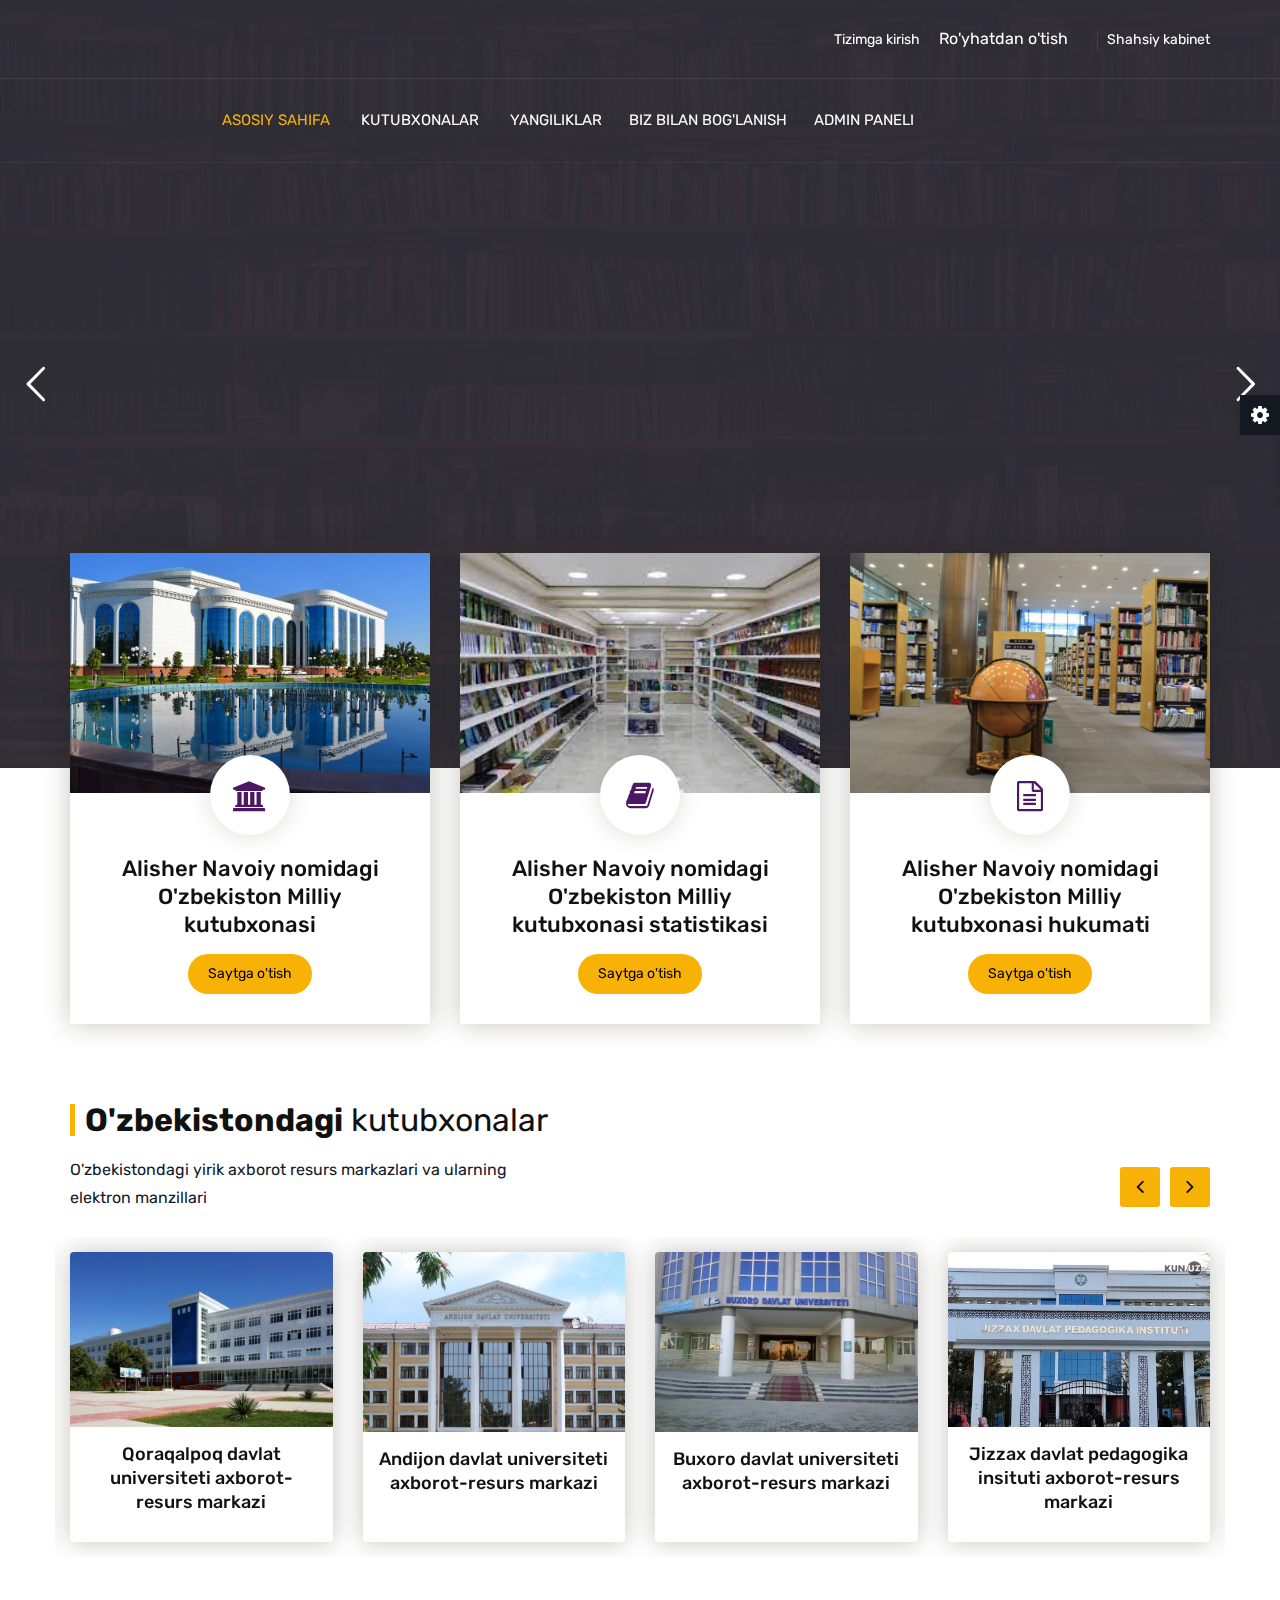
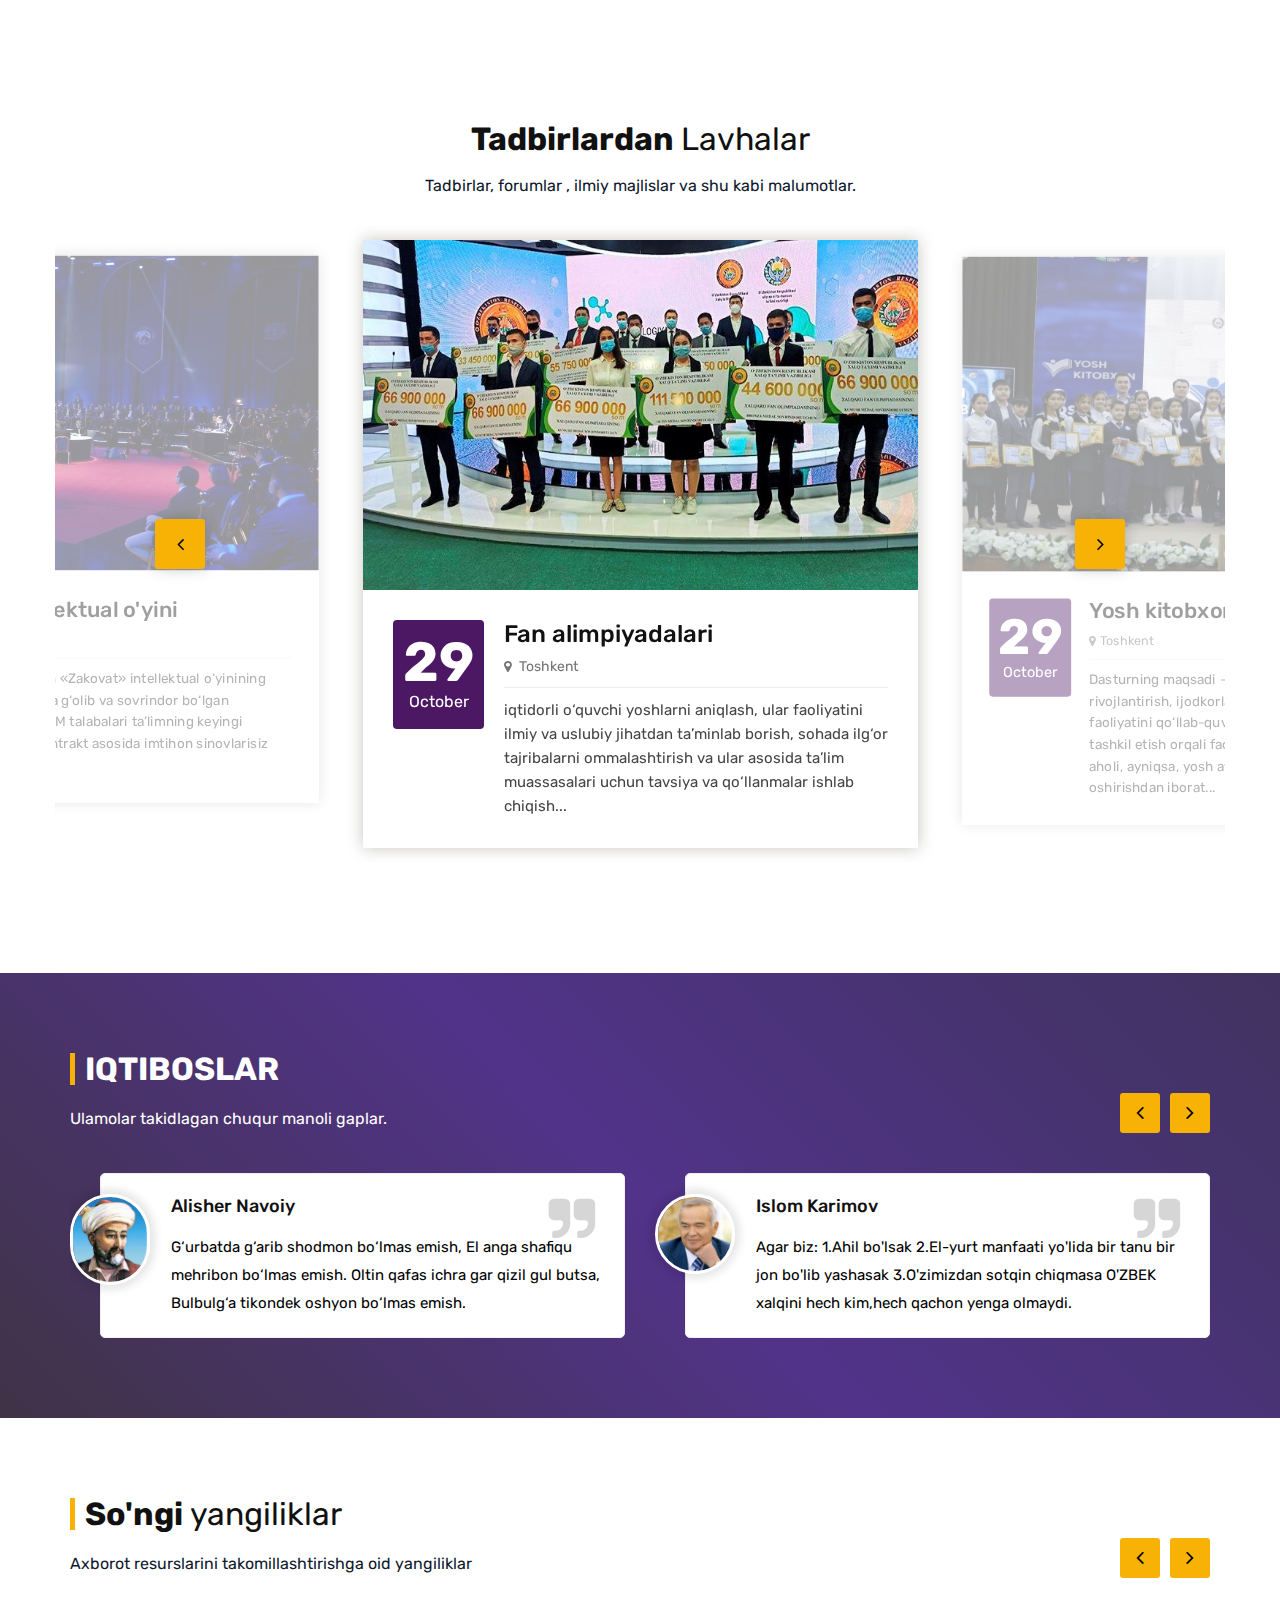
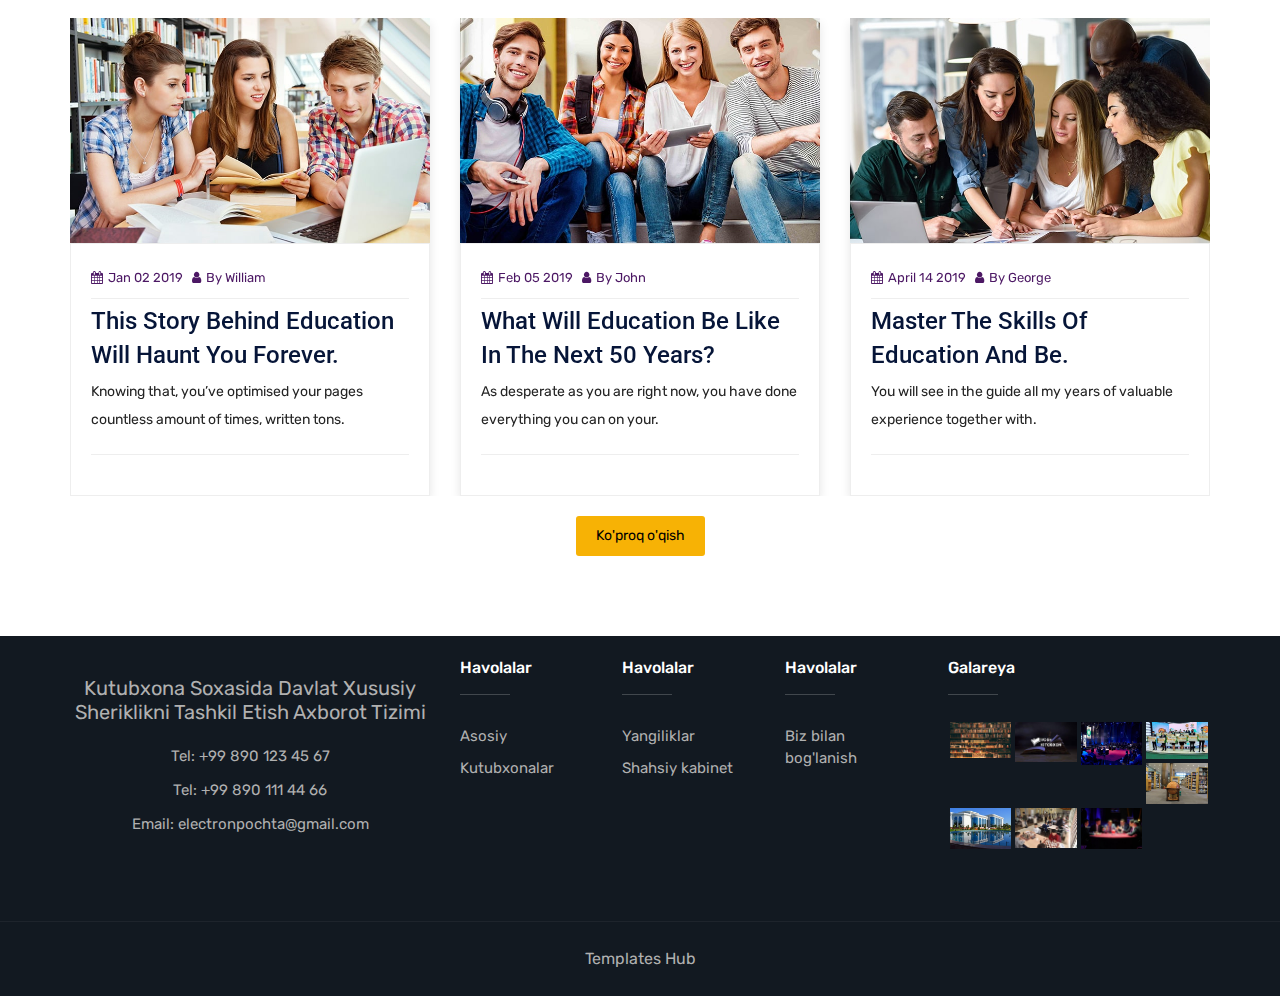
<file: index.html>
<!DOCTYPE html>
<html lang="en">
  <head>
    <!-- META ============================================= -->
    <meta charset="utf-8" />
    <meta http-equiv="X-UA-Compatible" content="IE=edge" />
    <meta name="keywords" content="" />
    <meta name="author" content="" />
    <meta name="robots" content="" />

    <!-- DESCRIPTION -->
    <meta name="description" content="EduChamp : Education HTML Template" />

    <!-- OG -->
    <meta property="og:title" content="EduChamp : Education HTML Template" />
    <meta
      property="og:description"
      content="EduChamp : Education HTML Template"
    />
    <meta property="og:image" content="" />
    <meta name="format-detection" content="telephone=no" />

    <!-- FAVICONS ICON ============================================= -->

    <!-- PAGE TITLE HERE ============================================= -->
    <title>
      Kutubxona sohasida davlat xususiy sheriklikni tashkillashtirish axborot
      tizimi
    </title>

    <!-- MOBILE SPECIFIC ============================================= -->
    <meta name="viewport" content="width=device-width, initial-scale=1" />

    <!--[if lt IE 9]>
      <script src="assets/js/html5shiv.min.js"></script>
      <script src="assets/js/respond.min.js"></script>
    <![endif]-->

    <!-- All PLUGINS CSS ============================================= -->
    <link rel="stylesheet" type="text/css" href="assets/css/assets.css" />

    <!-- TYPOGRAPHY ============================================= -->
    <link rel="stylesheet" type="text/css" href="assets/css/typography.css" />

    <!-- SHORTCODES ============================================= -->
    <link
      rel="stylesheet"
      type="text/css"
      href="assets/css/shortcodes/shortcodes.css"
    />

    <!-- STYLESHEETS ============================================= -->
    <link rel="stylesheet" type="text/css" href="assets/css/style.css" />
    <link
      class="skin"
      rel="stylesheet"
      type="text/css"
      href="assets/css/color/color-1.css"
    />

    <!-- REVOLUTION SLIDER CSS ============================================= -->
    <link
      rel="stylesheet"
      type="text/css"
      href="assets/vendors/revolution/css/layers.css"
    />
    <link
      rel="stylesheet"
      type="text/css"
      href="assets/vendors/revolution/css/settings.css"
    />
    <link
      rel="stylesheet"
      type="text/css"
      href="assets/vendors/revolution/css/navigation.css"
    />
    <!-- REVOLUTION SLIDER END -->
    <style>
      .dropbtn {
        background-color: rgb(0, 0, 0, 0);
        color: white;
        padding: 16px;
        font-size: 16px;
        border: none;
        cursor: pointer;
      }

      /* .dropbtn:hover,
      .dropbtn:focus {
        background-color: #2980b9;
      } */

      .dropdown {
        position: relative;
        display: inline-block;
      }

      .dropdown-content {
        display: none;
        position: absolute;
        background-color: #f1f1f1;
        min-width: 160px;
        overflow: auto;
        box-shadow: 0px 8px 16px 0px rgba(0, 0, 0, 0.2);
        z-index: 1;
      }

      .dropdown-content a {
        color: black;
        padding: 12px 16px;
        text-decoration: none;
        display: block;
      }

      .dropdown a:hover {
        background-color: #ddd;
      }

      .show {
        display: block;
      }
    </style>
    <script>
      /* When the user clicks on the button, 
      toggle between hiding and showing the dropdown content */
      function myFunction() {
        document.getElementById("myDropdown").classList.toggle("show");
      }

      // Close the dropdown if the user clicks outside of it
      window.onclick = function (event) {
        if (!event.target.matches(".dropbtn")) {
          var dropdowns = document.getElementsByClassName("dropdown-content");
          var i;
          for (i = 0; i < dropdowns.length; i++) {
            var openDropdown = dropdowns[i];
            if (openDropdown.classList.contains("show")) {
              openDropdown.classList.remove("show");
            }
          }
        }
      };
    </script>
  </head>
  <body id="bg">
    <div class="page-wraper">
      <div id="loading-icon-bx"></div>
      <!-- Header Top ==== -->
      <header class="header rs-nav header-transparent">
        <div class="top-bar">
          <div class="container">
            <div class="row d-flex justify-content-between">
              <div class="topbar-left"></div>
              <div class="topbar-right">
                <ul>
                  <li><a href="login.html">Tizimga kirish</a></li>

                  <div class="dropdown">
                    <button onclick="myFunction()" class="dropbtn">
                      Ro'yhatdan o'tish
                    </button>
                    <div id="myDropdown" class="dropdown-content">
                      <a href="register.html" target="_blank"
                        >Kutubxona sifatida</a
                      >
                      <a href="registerTashkilot.html" target="_blank"
                        >Xususiy sektor sifatida
                      </a>
                    </div>
                  </div>

                  <li><a href="#">Shahsiy kabinet</a></li>
                </ul>
              </div>
            </div>
          </div>
        </div>
        <div class="sticky-header navbar-expand-lg">
          <div class="menu-bar clearfix">
            <div class="container clearfix">
              <!-- Header Logo ==== -->
              <!-- ----------------------------Logo qo'yaman--------------------- -->
              <div class="menu-logo"></div>
              <!-- Mobile Nav Button ==== -->
              <button
                class="navbar-toggler collapsed menuicon justify-content-end"
                type="button"
                data-toggle="collapse"
                data-target="#menuDropdown"
                aria-controls="menuDropdown"
                aria-expanded="false"
                aria-label="Toggle navigation"
              >
                <span></span>
                <span></span>
                <span></span>
              </button>

              <div
                class="menu-links navbar-collapse collapse justify-content-start"
                id="menuDropdown"
              >
                <ul class="nav navbar-nav">
                  <li class="active">
                    <a href="#">Asosiy sahifa <i class="fa"></i></a>
                  </li>
                  <li>
                    <a href="#">Kutubxonalar <i class="fa"></i></a>
                  </li>

                  <li class="nav-dashboard yangiliklar">
                    <a href="news.html">Yangiliklar<i class="fa"></i></a>
                  </li>

                  <li class="nav-dashboard contacts">
                    <a href="bizBilanBog'lanish.html"
                      >Biz bilan bog'lanish<i class="fa"></i
                    ></a>
                  </li>

                  <li class="nav-dashboard">
                    <a href="admin/index.html"
                      >Admin Paneli<i class="fa"></i
                    ></a>
                  </li>
                </ul>
              </div>
              <!-- Navigation Menu END ==== -->
            </div>
          </div>
        </div>
      </header>
      <!-- Header Top END ==== -->
      <!-- Content -->
      <div class="page-content bg-white">
        <!-- Main Slider -->
        <div class="rev-slider">
          <div
            id="rev_slider_486_1_wrapper"
            class="rev_slider_wrapper fullwidthbanner-container"
            data-alias="news-gallery36"
            data-source="gallery"
            style="
              margin: 0px auto;
              background-color: #ffffff;
              padding: 0px;
              margin-top: 0px;
              margin-bottom: 0px;
            "
          >
            <!-- START REVOLUTION SLIDER 5.3.0.2 fullwidth mode -->
            <div
              id="rev_slider_486_1"
              class="rev_slider fullwidthabanner"
              style="display: none"
              data-version="5.3.0.2"
            >
              <ul>
                <!-- SLIDE  -->
                <li
                  data-index="rs-100"
                  data-transition="parallaxvertical"
                  data-slotamount="default"
                  data-hideafterloop="0"
                  data-hideslideonmobile="off"
                  data-easein="default"
                  data-easeout="default"
                  data-masterspeed="default"
                  data-thumb="error-404.html"
                  data-rotate="0"
                  data-fstransition="fade"
                  data-fsmasterspeed="1500"
                  data-fsslotamount="7"
                  data-saveperformance="off"
                  data-title="A STUDY ON HAPPINESS"
                  data-param1=""
                  data-param2=""
                  data-param3=""
                  data-param4=""
                  data-param5=""
                  data-param6=""
                  data-param7=""
                  data-param8=""
                  data-param9=""
                  data-param10=""
                  data-description="Science says that Women are generally happier"
                >
                  <!-- MAIN IMAGE -->
                  <img
                    src="assets/images/banner/back1.jpg"
                    <!--
                    background
                    image--
                  />

                  <!-- LAYER NR. 1 -->
                  <div
                    class="tp-caption tp-shape tp-shapewrapper"
                    id="slide-100-layer-1"
                    data-x="['center','center','center','center']"
                    data-hoffset="['0','0','0','0']"
                    data-y="['middle','middle','middle','middle']"
                    data-voffset="['0','0','0','0']"
                    data-width="full"
                    data-height="full"
                    data-whitespace="nowrap"
                    data-type="shape"
                    data-basealign="slide"
                    data-responsive_offset="off"
                    data-responsive="off"
                    data-frames='[{"from":"opacity:0;","speed":1,"to":"o:1;","delay":0,"ease":"Power4.easeOut"},{"delay":"wait","speed":1,"to":"opacity:0;","ease":"Power4.easeOut"}]'
                    data-textAlign="['left','left','left','left']"
                    data-paddingtop="[0,0,0,0]"
                    data-paddingright="[0,0,0,0]"
                    data-paddingbottom="[0,0,0,0]"
                    data-paddingleft="[0,0,0,0]"
                    style="
                      z-index: 5;
                      background-color: rgba(2, 0, 11, 0.8);
                      border-color: rgba(0, 0, 0, 0);
                      border-width: 0px;
                    "
                  ></div>
                  <!-- LAYER NR. 2 -->
                  <div
                    class="tp-caption Newspaper-Title tp-resizeme"
                    id="slide-100-layer-2"
                    data-x="['center','center','center','center']"
                    data-hoffset="['0','0','0','0']"
                    data-y="['top','top','top','top']"
                    data-voffset="['250','250','250','240']"
                    data-fontsize="['50','50','50','30']"
                    data-lineheight="['55','55','55','35']"
                    data-width="full"
                    data-height="none"
                    data-whitespace="normal"
                    data-type="text"
                    data-responsive_offset="on"
                    data-frames='[{"from":"y:[-100%];z:0;rX:0deg;rY:0;rZ:0;sX:1;sY:1;skX:0;skY:0;","mask":"x:0px;y:0px;s:inherit;e:inherit;","speed":1500,"to":"o:1;","delay":1000,"ease":"Power3.easeInOut"},{"delay":"wait","speed":1000,"to":"auto:auto;","mask":"x:0;y:0;s:inherit;e:inherit;","ease":"Power3.easeInOut"}]'
                    data-textAlign="['center','center','center','center']"
                    data-paddingtop="[0,0,0,0]"
                    data-paddingright="[0,0,0,0]"
                    data-paddingbottom="[10,10,10,10]"
                    data-paddingleft="[0,0,0,0]"
                    style="
                      z-index: 6;
                      font-family: rubik;
                      font-weight: 600;
                      text-align: center;
                      white-space: normal;
                    "
                  >
                    DAVLAT XUSUSIY SHERIKLIGINI
                  </div>

                  <!-- LAYER NR. 3 -->
                  <div
                    class="tp-caption Newspaper-Subtitle tp-resizeme"
                    id="slide-100-layer-3"
                    data-x="['center','center','center','center']"
                    data-hoffset="['0','0','0','0']"
                    data-y="['top','top','top','top']"
                    data-voffset="['210','210','210','210']"
                    data-width="none"
                    data-height="none"
                    data-whitespace="nowrap"
                    data-type="text"
                    data-responsive_offset="on"
                    data-frames='[{"from":"y:[-100%];z:0;rX:0deg;rY:0;rZ:0;sX:1;sY:1;skX:0;skY:0;","mask":"x:0px;y:0px;s:inherit;e:inherit;","speed":1500,"to":"o:1;","delay":1000,"ease":"Power3.easeInOut"},{"delay":"wait","speed":1000,"to":"auto:auto;","mask":"x:0;y:0;s:inherit;e:inherit;","ease":"Power3.easeInOut"}]'
                    data-textAlign="['left','left','left','left']"
                    data-paddingtop="[0,0,0,0]"
                    data-paddingright="[0,0,0,0]"
                    data-paddingbottom="[0,0,0,0]"
                    data-paddingleft="[0,0,0,0]"
                    style="
                      z-index: 7;
                      white-space: nowrap;
                      color: #fff;
                      font-family: rubik;
                      font-size: 30px;
                      font-weight: 700;
                    "
                  >
                    KUTUBXONA SOHASIDA
                  </div>

                  <!-- LAYER NR. 3 -->
                  <div
                    class="tp-caption Newspaper-Subtitle tp-resizeme"
                    id="slide-100-layer-4"
                    data-x="['center','center','center','center']"
                    data-hoffset="['0','0','0','0']"
                    data-y="['top','top','top','top']"
                    data-voffset="['320','320','320','290']"
                    data-width="['800','800','700','420']"
                    data-height="['100','100','100','120']"
                    data-whitespace="unset"
                    data-type="text"
                    data-responsive_offset="on"
                    data-frames='[{"from":"y:[-100%];z:0;rX:0deg;rY:0;rZ:0;sX:1;sY:1;skX:0;skY:0;","mask":"x:0px;y:0px;s:inherit;e:inherit;","speed":1500,"to":"o:1;","delay":1000,"ease":"Power3.easeInOut"},{"delay":"wait","speed":1000,"to":"auto:auto;","mask":"x:0;y:0;s:inherit;e:inherit;","ease":"Power3.easeInOut"}]'
                    data-textAlign="['center','center','center','center']"
                    data-paddingtop="[0,0,0,0]"
                    data-paddingright="[0,0,0,0]"
                    data-paddingbottom="[0,0,0,0]"
                    data-paddingleft="[0,0,0,0]"
                    style="
                      z-index: 7;
                      text-transform: capitalize;
                      white-space: unset;
                      color: #fff;
                      font-family: rubik;
                      font-size: 40px;
                      line-height: 28px;
                      font-weight: 700;
                    "
                  >
                    TASHKIL ETISH AXBOROT TIZIMI
                  </div>
                </li>
                <li
                  data-index="rs-200"
                  data-transition="parallaxvertical"
                  data-slotamount="default"
                  data-hideafterloop="0"
                  data-hideslideonmobile="off"
                  data-easein="default"
                  data-easeout="default"
                  data-masterspeed="default"
                  data-thumb="assets/images/slider/slide1.jpg"
                  data-rotate="0"
                  data-fstransition="fade"
                  data-fsmasterspeed="1500"
                  data-fsslotamount="7"
                  data-saveperformance="off"
                  data-title="A STUDY ON HAPPINESS"
                  data-param1=""
                  data-param2=""
                  data-param3=""
                  data-param4=""
                  data-param5=""
                  data-param6=""
                  data-param7=""
                  data-param8=""
                  data-param9=""
                  data-param10=""
                  data-description="Science says that Women are generally happier"
                >
                  <!-- MAIN IMAGE -->
                  <img
                    src="assets/images/banner/back2.jpg"
                    alt=""
                    data-bgposition="center center"
                    data-bgfit="cover"
                    data-bgrepeat="no-repeat"
                    data-bgparallax="10"
                    class="rev-slidebg"
                    data-no-retina
                  />

                  <!-- LAYER NR. 1 -->
                  <div
                    class="tp-caption tp-shape tp-shapewrapper"
                    id="slide-200-layer-1"
                    data-x="['center','center','center','center']"
                    data-hoffset="['0','0','0','0']"
                    data-y="['middle','middle','middle','middle']"
                    data-voffset="['0','0','0','0']"
                    data-width="full"
                    data-height="full"
                    data-whitespace="nowrap"
                    data-type="shape"
                    data-basealign="slide"
                    data-responsive_offset="off"
                    data-responsive="off"
                    data-frames='[{"from":"opacity:0;","speed":1,"to":"o:1;","delay":0,"ease":"Power4.easeOut"},{"delay":"wait","speed":1000,"to":"opacity:1;","ease":"Power4.easeOut"}]'
                    data-textAlign="['left','left','left','left']"
                    data-paddingtop="[0,0,0,0]"
                    data-paddingright="[0,0,0,0]"
                    data-paddingbottom="[0,0,0,0]"
                    data-paddingleft="[0,0,0,0]"
                    style="
                      z-index: 5;
                      background-color: rgba(2, 0, 11, 0.8);
                      border-color: rgba(0, 0, 0, 0);
                      border-width: 0px;
                    "
                  ></div>

                  <!-- LAYER NR. 2 -->
                  <div
                    class="tp-caption Newspaper-Title tp-resizeme"
                    id="slide-200-layer-2"
                    data-x="['center','center','center','center']"
                    data-hoffset="['0','0','0','0']"
                    data-y="['top','top','top','top']"
                    data-voffset="['250','250','250','240']"
                    data-fontsize="['50','50','50','30']"
                    data-lineheight="['55','55','55','35']"
                    data-width="full"
                    data-height="none"
                    data-whitespace="normal"
                    data-type="text"
                    data-responsive_offset="on"
                    data-frames='[{"from":"y:[-100%];z:0;rX:0deg;rY:0;rZ:0;sX:1;sY:1;skX:0;skY:0;","mask":"x:0px;y:0px;s:inherit;e:inherit;","speed":1500,"to":"o:1;","delay":1000,"ease":"Power3.easeInOut"},{"delay":"wait","speed":1000,"to":"auto:auto;","mask":"x:0;y:0;s:inherit;e:inherit;","ease":"Power3.easeInOut"}]'
                    data-textAlign="['center','center','center','center']"
                    data-paddingtop="[0,0,0,0]"
                    data-paddingright="[0,0,0,0]"
                    data-paddingbottom="[10,10,10,10]"
                    data-paddingleft="[0,0,0,0]"
                    style="
                      z-index: 6;
                      font-family: rubik;
                      font-weight: 700;
                      text-align: center;
                      white-space: normal;
                      text-transform: uppercase;
                    "
                  >
                    DAVLAT XUSUSIY SHERIKLIGINI
                  </div>

                  <!-- LAYER NR. 3 -->
                  <div
                    class="tp-caption Newspaper-Subtitle tp-resizeme"
                    id="slide-200-layer-3"
                    data-x="['center','center','center','center']"
                    data-hoffset="['0','0','0','0']"
                    data-y="['top','top','top','top']"
                    data-voffset="['210','210','210','210']"
                    data-width="none"
                    data-height="none"
                    data-whitespace="nowrap"
                    data-type="text"
                    data-responsive_offset="on"
                    data-frames='[{"from":"y:[-100%];z:0;rX:0deg;rY:0;rZ:0;sX:1;sY:1;skX:0;skY:0;","mask":"x:0px;y:0px;s:inherit;e:inherit;","speed":1500,"to":"o:1;","delay":1000,"ease":"Power3.easeInOut"},{"delay":"wait","speed":1000,"to":"auto:auto;","mask":"x:0;y:0;s:inherit;e:inherit;","ease":"Power3.easeInOut"}]'
                    data-textAlign="['left','left','left','left']"
                    data-paddingtop="[0,0,0,0]"
                    data-paddingright="[0,0,0,0]"
                    data-paddingbottom="[0,0,0,0]"
                    data-paddingleft="[0,0,0,0]"
                    style="
                      z-index: 7;
                      white-space: nowrap;
                      text-transform: uppercase;
                      color: #fff;
                      font-family: rubik;
                      font-size: 32px;
                      font-weight: 700;
                    "
                  >
                    KUTUBXONA SOHASIDA
                  </div>

                  <!-- LAYER NR. 3 -->
                  <div
                    class="tp-caption Newspaper-Subtitle tp-resizeme"
                    id="slide-200-layer-4"
                    data-x="['center','center','center','center']"
                    data-hoffset="['0','0','0','0']"
                    data-y="['top','top','top','top']"
                    data-voffset="['320','320','320','290']"
                    data-width="['800','800','700','420']"
                    data-height="['100','100','100','120']"
                    data-whitespace="unset"
                    data-type="text"
                    data-responsive_offset="on"
                    data-frames='[{"from":"y:[-100%];z:0;rX:0deg;rY:0;rZ:0;sX:1;sY:1;skX:0;skY:0;","mask":"x:0px;y:0px;s:inherit;e:inherit;","speed":1500,"to":"o:1;","delay":1000,"ease":"Power3.easeInOut"},{"delay":"wait","speed":1000,"to":"auto:auto;","mask":"x:0;y:0;s:inherit;e:inherit;","ease":"Power3.easeInOut"}]'
                    data-textAlign="['center','center','center','center']"
                    data-paddingtop="[0,0,0,0]"
                    data-paddingright="[0,0,0,0]"
                    data-paddingbottom="[0,0,0,0]"
                    data-paddingleft="[0,0,0,0]"
                    style="
                      z-index: 7;
                      text-transform: capitalize;
                      white-space: unset;
                      color: #fff;
                      font-family: rubik;
                      font-size: 40px;
                      line-height: 28px;
                      font-weight: 700;
                    "
                  >
                    TASHKIL ETISH AXBOROT TIZIMI
                  </div>
                </li>
                <!-- SLIDE  -->
              </ul>
            </div>
            <!-- END REVOLUTION SLIDER -->
          </div>
        </div>
        <!-- Main Slider -->
        <div class="content-block">
          <!-- Our Services -->
          <div class="section-area content-inner service-info-bx">
            <div class="container">
              <div class="row">
                <div class="col-lg-4 col-md-4 col-sm-6">
                  <div class="service-bx">
                    <div class="action-box">
                      <img
                        src="assets/images/banner/milliykutubxona.jpg"
                        alt=""
                      />
                    </div>
                    <div class="info-bx text-center">
                      <div class="feature-box-sm radius bg-white">
                        <i class="fa fa-bank text-primary"></i>
                      </div>
                      <h4>
                        <a href="#"
                          >Alisher Navoiy nomidagi O'zbekiston Milliy
                          kutubxonasi</a
                        >
                      </h4>
                      <a
                        href="https://www.natlib.uz/"
                        target="_blank"
                        class="btn radius-xl"
                        >Saytga o'tish</a
                      >
                    </div>
                  </div>
                </div>
                <div class="col-lg-4 col-md-4 col-sm-6">
                  <div class="service-bx">
                    <div class="action-box">
                      <img
                        src="assets/images/banner/milliykutubxonakitob2.jpg"
                        alt=""
                      />
                    </div>
                    <div class="info-bx text-center">
                      <div class="feature-box-sm radius bg-white">
                        <i class="fa fa-book text-primary"></i>
                      </div>
                      <h4>
                        <a href="#"
                          >Alisher Navoiy nomidagi O'zbekiston Milliy
                          kutubxonasi statistikasi</a
                        >
                      </h4>
                      <a
                        href="https://www.natlib.uz/bbs/content/94_355"
                        target="_blank"
                        class="btn radius-xl"
                        >Saytga o'tish</a
                      >
                    </div>
                  </div>
                </div>
                <div class="col-lg-4 col-md-4 col-sm-12">
                  <div class="service-bx m-b0">
                    <div class="action-box">
                      <img
                        src="assets/images/banner/milliykutubxonakitob1.jpg"
                        alt=""
                      />
                    </div>
                    <div class="info-bx text-center">
                      <div class="feature-box-sm radius bg-white">
                        <i class="fa fa-file-text-o text-primary"></i>
                      </div>
                      <h4>
                        <a href="#"
                          >Alisher Navoiy nomidagi O'zbekiston Milliy
                          kutubxonasi hukumati</a
                        >
                      </h4>
                      <a
                        href="https://www.natlib.uz/bbs/content/94_346"
                        target="_blank"
                        class="btn radius-xl"
                        >Saytga o'tish</a
                      >
                    </div>
                  </div>
                </div>
              </div>
            </div>
          </div>
          <!-- Our Services END -->

          <!-- Popular Courses -->
          <div class="section-area section-sp2 popular-courses-bx">
            <div class="container">
              <div class="row">
                <div class="col-md-12 heading-bx left">
                  <h2 class="title-head">
                    O'zbekistondagi<span> kutubxonalar</span>
                  </h2>
                  <p>
                    O'zbekistondagi yirik axborot resurs markazlari va ularning
                    elektron manzillari
                  </p>
                </div>
              </div>
              <div class="row">
                <div
                  class="courses-carousel owl-carousel owl-btn-1 col-12 p-lr0"
                >
                  <div class="item">
                    <div class="cours-bx" style="height: 290px">
                      <div class="action-box">
                        <img src="assets/images/banner/qoraqolpoq.jpg" alt="" />
                        <a href="www.karsu.uz" target="_blank" class="btn"
                          >Malumot olish</a
                        >
                      </div>
                      <div class="info-bx text-center">
                        <h5>
                          <a href="#"
                            >Qoraqalpoq davlat universiteti axborot-resurs
                            markazi</a
                          >
                        </h5>
                      </div>
                    </div>
                  </div>
                  <div class="item">
                    <div class="cours-bx" style="height: 290px">
                      <div class="action-box">
                        <img
                          src="assets/images/banner/andijon.jpg"
                          style="height: 180px"
                          alt=""
                        />
                        <a href="https://www.adu.uz" target="_blank" class="btn"
                          >Malumot olish</a
                        >
                      </div>
                      <div class="info-bx text-center">
                        <h5>
                          <a href="#"
                            >Andijon davlat universiteti axborot-resurs
                            markazi</a
                          >
                        </h5>
                        <!-- <span>Programming</span> -->
                      </div>
                    </div>
                  </div>
                  <div class="item">
                    <div class="cours-bx" style="height: 290px">
                      <div class="action-box">
                        <img
                          src="assets/images/banner/buxoro.jpg"
                          style="height: 180px"
                          alt=""
                        />
                        <a
                          href="https://www.buxdu.uz"
                          target="_blank"
                          class="btn"
                          >Malumot olish</a
                        >
                      </div>
                      <div class="info-bx text-center">
                        <h5>
                          <a href="#"
                            >Buxoro davlat universiteti axborot-resurs
                            markazi</a
                          >
                        </h5>
                        <!-- <span>Programming</span> -->
                      </div>
                    </div>
                  </div>
                  <div class="item">
                    <div class="cours-bx" style="height: 290px">
                      <div class="action-box">
                        <img src="assets/images/banner/jizzax.jpg" alt="" />
                        <a href="https://jspi.uz/" class="btn" target="_blank"
                          >Malumot olish</a
                        >
                      </div>
                      <div class="info-bx text-center">
                        <h5>
                          <a href="#"
                            >Jizzax davlat pedagogika insituti axborot-resurs
                            markazi</a
                          >
                        </h5>
                        <!-- <span>Programming</span> -->
                      </div>
                    </div>
                  </div>
                </div>
              </div>
            </div>
          </div>
        </div>
        <!-- Popular Courses END -->

        <!-- Form END -->
        <div class="section-area section-sp2">
          <div class="container">
            <div class="row">
              <div class="col-md-12 text-center heading-bx">
                <h2 class="title-head m-b0">
                  Tadbirlardan <span>Lavhalar</span>
                </h2>
                <p class="m-b0">
                  Tadbirlar, forumlar , ilmiy majlislar va shu kabi malumotlar.
                </p>
              </div>
            </div>
            <div class="row">
              <div
                class="upcoming-event-carousel owl-carousel owl-btn-center-lr owl-btn-1 col-12 p-lr0 m-b30"
              >
                <div class="item">
                  <div class="event-bx">
                    <div class="action-box">
                      <img
                        src="assets/images/banner/alimpiyada.jpg"
                        alt=""
                        style="height: 350px"
                      />
                    </div>
                    <div class="info-bx d-flex">
                      <div>
                        <div class="event-time">
                          <div class="event-date">29</div>
                          <div class="event-month">October</div>
                        </div>
                      </div>
                      <div class="event-info">
                        <h4 class="event-title">
                          <a href="#">Fan alimpiyadalari</a>
                        </h4>
                        <ul class="media-post">
                          <!-- <li>
                              <a href="#"
                                ><i class="fa fa-clock-o"></i> 7:00am 8:00am</a
                              >
                            </li> -->
                          <li>
                            <a href="#"
                              ><i class="fa fa-map-marker"></i> Toshkent
                            </a>
                          </li>
                        </ul>
                        <p>
                          iqtidorli o‘quvchi yoshlarni aniqlash, ular
                          faoliyatini ilmiy va uslubiy jihatdan ta’minlab
                          borish, sohada ilg‘or tajribalarni ommalashtirish va
                          ular asosida ta’lim muassasalari uchun tavsiya va
                          qo‘llanmalar ishlab chiqish...
                        </p>
                      </div>
                    </div>
                  </div>
                </div>
                <div class="item">
                  <div class="event-bx">
                    <div class="action-box">
                      <img
                        src="assets/images/banner/kitobxon.jpg"
                        alt=""
                        style="height: 350px"
                      />
                    </div>
                    <div class="info-bx d-flex">
                      <div>
                        <div class="event-time">
                          <div class="event-date">29</div>
                          <div class="event-month">October</div>
                        </div>
                      </div>
                      <div class="event-info">
                        <h4 class="event-title">
                          <a href="#">Yosh kitobxon ko'rik tanlovi</a>
                        </h4>
                        <ul class="media-post">
                          <!-- <li>
                              <a href="#"
                                ><i class="fa fa-clock-o"></i> 7:00am 8:00am</a
                              >
                            </li> -->
                          <li>
                            <a href="#"
                              ><i class="fa fa-map-marker"></i>Toshkent</a
                            >
                          </li>
                        </ul>
                        <p>
                          Dasturning maqsadi — kitobxonlik madaniyatini
                          rivojlantirish, ijodkorlar, noshirlar va kitob
                          tarqatuvchilar faoliyatini qo‘llab-quvvatlash tizimini
                          izchil va samarali tashkil etish orqali faol
                          kitobxonlar safini kengaytirish, aholi, ayniqsa, yosh
                          avlodning intellektual salohiyatini oshirishdan
                          iborat...
                        </p>
                      </div>
                    </div>
                  </div>
                </div>
                <div class="item">
                  <div class="event-bx">
                    <div class="action-box">
                      <img
                        src="assets/images/banner/zakovat.jpeg"
                        alt=""
                        style="height: 350px"
                      />
                    </div>
                    <div class="info-bx d-flex">
                      <div>
                        <div class="event-time">
                          <div class="event-date">29</div>
                          <div class="event-month">October</div>
                        </div>
                      </div>
                      <div class="event-info">
                        <h4 class="event-title">
                          <a href="#">Zakovat intelektual o'yini</a>
                        </h4>
                        <ul class="media-post">
                          <!-- <li>
                              <a href="#"
                                ><i class="fa fa-clock-o"></i> 7:00am 8:00am</a
                              >
                            </li> -->
                          <li>
                            <a href="#"
                              ><i class="fa fa-map-marker"></i> Toshkent</a
                            >
                          </li>
                        </ul>
                        <p>
                          Prezident qarori bilan «Zakovat» intellektual
                          o‘yinining respublika bosqichida g‘olib va sovrindor
                          bo‘lgan o‘quvchilar hamda OTM talabalari ta’limning
                          keyingi bosqichiga to‘lov-kontrakt asosida imtihon
                          sinovlarisiz qabul qilinadi...
                        </p>
                      </div>
                    </div>
                  </div>
                </div>
              </div>
            </div>
          </div>
        </div>

        <!-- Testimonials -->
        <div
          class="section-area section-sp2 bg-fix ovbl-dark"
          style="background-image: url(assets/images/banner/back2.jpg)"
        >
          <div class="container">
            <div class="row">
              <div class="col-md-12 text-white heading-bx left">
                <h2 class="title-head text-uppercase">
                  Iqtiboslar <span></span>
                </h2>
                <p>Ulamolar takidlagan chuqur manoli gaplar.</p>
              </div>
            </div>
            <div
              class="testimonial-carousel owl-carousel owl-btn-1 col-12 p-lr0"
            >
              <div class="item">
                <div class="testimonial-bx">
                  <div class="testimonial-thumb">
                    <img src="assets/images/banner/A.Navoiy.jpg" alt="" />
                  </div>
                  <div class="testimonial-info">
                    <h5 class="name">Alisher Navoiy</h5>
                    <!-- <p>-Art Director</p> -->
                  </div>
                  <div class="testimonial-content">
                    <p>
                      G‘urbatda g‘arib shodmon bo‘lmas emish, El anga shafiqu
                      mehribon bo‘lmas emish. Oltin qafas ichra gar qizil gul
                      butsa, Bulbulg‘a tikondek oshyon bo‘lmas emish.
                    </p>
                  </div>
                </div>
              </div>

              <div class="item">
                <div class="testimonial-bx">
                  <div class="testimonial-thumb">
                    <img src="assets/images/banner/karimov.jpg" alt="" />
                  </div>
                  <div class="testimonial-info">
                    <h5 class="name">Islom Karimov</h5>
                    <!-- <p>-Art Director</p> -->
                  </div>
                  <div class="testimonial-content">
                    <p>
                      Agar biz: 1.Ahil bo'lsak 2.El-yurt manfaati yo'lida bir
                      tanu bir jon bo'lib yashasak 3.O'zimizdan sotqin chiqmasa
                      O'ZBEK xalqini hech kim,hech qachon yenga olmaydi.
                    </p>
                  </div>
                </div>
              </div>

              <div class="item">
                <div class="testimonial-bx">
                  <div class="testimonial-thumb">
                    <img
                      src="assets/images/banner/ulugbekimg.jpg"
                      style="width: 75px"
                      alt=""
                    />
                  </div>
                  <div class="testimonial-info">
                    <h5 class="name">Mirzo Ulug'bek</h5>
                    <!-- <p>-Art Director</p> -->
                  </div>
                  <div class="testimonial-content">
                    <p>
                      Oilada ota – onalar ayniqsa o’qimishli ota – onalar o’z
                      farzandlarining haqiqiy inson bo’lib kamol topishiga
                      aloxida e’tibor berishlari lozim.
                    </p>
                  </div>
                </div>
              </div>
              <div class="item">
                <div class="testimonial-bx">
                  <div class="testimonial-thumb">
                    <img
                      src="assets/images/banner/A.Temur.jpg"
                      style="height: 80px"
                      alt=""
                    />
                  </div>
                  <div class="testimonial-info">
                    <h5 class="name">Amir Temur</h5>
                    <!-- <p>-Art Director</p> -->
                  </div>
                  <div class="testimonial-content">
                    <p>
                      Olamni yaratgan tangri yolgʻizdir, uning sherigi yoʻqdir.
                      Shunday ekan Tanrining mulki boʻlgan yer yuzining hukmdori
                      ham bitta boʻlmogʻligi kera
                    </p>
                  </div>
                </div>
              </div>
            </div>
          </div>
        </div>

        <!-- Testimonials END -->

        <!-- Recent News -->
        <div class="section-area section-sp2">
          <div class="container">
            <div class="row">
              <div class="col-md-12 heading-bx left">
                <h2 class="title-head">So'ngi <span>yangiliklar</span></h2>
                <p>Axborot resurslarini takomillashtirishga oid yangiliklar</p>
              </div>
            </div>
            <div
              class="recent-news-carousel owl-carousel owl-btn-1 col-12 p-lr0"
            >
              <div class="item">
                <div class="recent-news">
                  <div class="action-box">
                    <img src="assets/images/blog/latest-blog/pic1.jpg" alt="" />
                  </div>
                  <div class="info-bx">
                    <ul class="media-post">
                      <li>
                        <a href="#"
                          ><i class="fa fa-calendar"></i>Jan 02 2019</a
                        >
                      </li>
                      <li>
                        <a href="#"><i class="fa fa-user"></i>By William</a>
                      </li>
                    </ul>
                    <h5 class="post-title">
                      <a href="blog-details.html"
                        >This Story Behind Education Will Haunt You Forever.</a
                      >
                    </h5>
                    <p>
                      Knowing that, you’ve optimised your pages countless amount
                      of times, written tons.
                    </p>
                    <div class="post-extra">
                      <!-- <a href="#" class="btn-link btn">READ MORE</a> -->
                      <!-- <a href="#" class="comments-bx"
                          ><i class="fa fa-comments-o"></i>20 Comment</a
                        > -->
                    </div>
                  </div>
                </div>
              </div>
              <div class="item">
                <div class="recent-news">
                  <div class="action-box">
                    <img src="assets/images/blog/latest-blog/pic2.jpg" alt="" />
                  </div>
                  <div class="info-bx">
                    <ul class="media-post">
                      <li>
                        <a href="#"
                          ><i class="fa fa-calendar"></i>Feb 05 2019</a
                        >
                      </li>
                      <li>
                        <a href="#"><i class="fa fa-user"></i>By John</a>
                      </li>
                    </ul>
                    <h5 class="post-title">
                      <a href="blog-details.html"
                        >What Will Education Be Like In The Next 50 Years?</a
                      >
                    </h5>
                    <p>
                      As desperate as you are right now, you have done
                      everything you can on your.
                    </p>
                    <div class="post-extra"></div>
                  </div>
                </div>
              </div>
              <div class="item">
                <div class="recent-news">
                  <div class="action-box">
                    <img src="assets/images/blog/latest-blog/pic3.jpg" alt="" />
                  </div>
                  <div class="info-bx">
                    <ul class="media-post">
                      <li>
                        <a href="#"
                          ><i class="fa fa-calendar"></i>April 14 2019</a
                        >
                      </li>
                      <li>
                        <a href="#"><i class="fa fa-user"></i>By George</a>
                      </li>
                    </ul>
                    <h5 class="post-title">
                      <a href="blog-details.html"
                        >Master The Skills Of Education And Be.</a
                      >
                    </h5>
                    <p>
                      You will see in the guide all my years of valuable
                      experience together with.
                    </p>
                    <div class="post-extra">
                      <!-- <a href="#" class="btn-link btn">READ MORE</a> -->
                      <!-- <a href="#" class="comments-bx"
                          ><i class="fa fa-comments-o"></i>23 Comment</a
                        > -->
                    </div>
                  </div>
                </div>
              </div>
            </div>
            <div class="text-center" style="margin-top: 20px">
              <a href="news.html" class="btn">Ko'proq o'qish</a>
            </div>
          </div>
        </div>
        <!-- Recent News End -->
      </div>
      <!-- contact area END -->
    </div>
    <!-- Content END-->
    <!-- Footer ==== -->
    <footer>
      <div class="footer-top" style="padding-top: 20px">
        <div class="container">
          <div class="row">
            <div class="col-lg-4 col-md-12 col-sm-12 footer-col-4">
              <div class="widget">
                <!-- <h5 class="footer-title">Sign Up For A Newsletter</h5> -->
                <p
                  class="text-capitalize m-b20"
                  style="text-align: center; font-size: 20px; margin: 20px auto"
                >
                  Kutubxona soxasida davlat xususiy sheriklikni tashkil etish
                  axborot tizimi
                </p>
                <p style="text-align: center; margin: 10px auto">
                  Tel: +99 890 123 45 67
                </p>
                <p style="text-align: center; margin: 10px auto">
                  Tel: +99 890 111 44 66
                </p>
                <p style="text-align: center; margin: 10px auto">
                  Email: electronpochta@gmail.com
                </p>
              </div>
            </div>
            <div class="col-12 col-lg-5 col-md-7 col-sm-12">
              <div class="row">
                <div class="col-4 col-lg-4 col-md-4 col-sm-4">
                  <div class="widget footer_widget">
                    <h5 class="footer-title">Havolalar</h5>
                    <ul>
                      <li><a href="#">Asosiy</a></li>
                      <li><a href="#">Kutubxonalar</a></li>
                    </ul>
                  </div>
                </div>
                <div class="col-4 col-lg-4 col-md-4 col-sm-4">
                  <div class="widget footer_widget">
                    <h5 class="footer-title">Havolalar</h5>
                    <ul>
                      <li><a href="news.html">Yangiliklar</a></li>
                      <li><a href="#">Shahsiy kabinet</a></li>
                    </ul>
                  </div>
                </div>
                <div class="col-4 col-lg-4 col-md-4 col-sm-4">
                  <div class="widget footer_widget">
                    <h5 class="footer-title">Havolalar</h5>
                    <ul>
                      <li>
                        <a href="bizBilanBog'lanish.html"
                          >Biz bilan bog'lanish</a
                        >
                      </li>
                    </ul>
                  </div>
                </div>
              </div>
            </div>
            <div class="col-12 col-lg-3 col-md-5 col-sm-12 footer-col-4">
              <div class="widget widget_gallery gallery-grid-4">
                <h5 class="footer-title">Galareya</h5>
                <ul class="magnific-image">
                  <li>
                    <a
                      href="assets/images/banner/back1.jpg"
                      class="magnific-anchor"
                      ><img src="assets/images/banner/back1.jpg" alt=""
                    /></a>
                  </li>
                  <li>
                    <a
                      href="assets/images/banner/yoshkitobxon.jpg"
                      class="magnific-anchor"
                      ><img src="assets/images/banner/yoshkitobxon.jpg" alt=""
                    /></a>
                  </li>
                  <li>
                    <a
                      href="assets/images/banner/zakovat.jpeg"
                      class="magnific-anchor"
                      ><img src="assets/images/banner/zakovat.jpeg" alt=""
                    /></a>
                  </li>
                  <li>
                    <a
                      href="assets/images/banner/alimpiyada.jpg"
                      class="magnific-anchor"
                      ><img src="assets/images/banner/alimpiyada.jpg" alt=""
                    /></a>
                  </li>
                  <li>
                    <a
                      href="assets/images/banner/milliykutubxonakitob1.jpg"
                      class="magnific-anchor"
                      ><img
                        src="assets/images/banner/milliykutubxonakitob1.jpg"
                        alt=""
                    /></a>
                  </li>
                  <li>
                    <a
                      href="assets/images/banner/milliykutubxona.jpg"
                      class="magnific-anchor"
                      ><img
                        src="assets/images/banner/milliykutubxona.jpg"
                        alt=""
                    /></a>
                  </li>
                  <li>
                    <a
                      href="assets/images/banner/shahmat.jpeg"
                      class="magnific-anchor"
                      ><img src="assets/images/banner/shahmat.jpeg" alt=""
                    /></a>
                  </li>
                  <li>
                    <a
                      href="assets/images/banner/zakovat2.jpeg"
                      class="magnific-anchor"
                      ><img src="assets/images/banner/zakovat2.jpeg" alt=""
                    /></a>
                  </li>
                </ul>
              </div>
            </div>
          </div>
        </div>
      </div>
      <div class="footer-bottom">
        <div class="container">
          <div class="row">
            <div class="col-lg-12 col-md-12 col-sm-12 text-center">
              <a target="_blank" href="https://www.templateshub.net"
                >Templates Hub</a
              >
            </div>
          </div>
        </div>
      </div>
    </footer>
    <!-- Footer END ==== -->
    <!-- External JavaScripts -->
    <script src="assets/js/jquery.min.js"></script>
    <script src="assets/vendors/bootstrap/js/popper.min.js"></script>
    <script src="assets/vendors/bootstrap/js/bootstrap.min.js"></script>
    <script src="assets/vendors/bootstrap-select/bootstrap-select.min.js"></script>
    <script src="assets/vendors/bootstrap-touchspin/jquery.bootstrap-touchspin.js"></script>
    <script src="assets/vendors/magnific-popup/magnific-popup.js"></script>
    <script src="assets/vendors/counter/waypoints-min.js"></script>
    <script src="assets/vendors/counter/counterup.min.js"></script>
    <script src="assets/vendors/imagesloaded/imagesloaded.js"></script>
    <script src="assets/vendors/masonry/masonry.js"></script>
    <script src="assets/vendors/masonry/filter.js"></script>
    <script src="assets/vendors/owl-carousel/owl.carousel.js"></script>
    <script src="assets/js/functions.js"></script>
    <script src="assets/js/contact.js"></script>
    <script src="assets/vendors/switcher/switcher.js"></script>
    <!-- Revolution JavaScripts Files -->
    <script src="assets/vendors/revolution/js/jquery.themepunch.tools.min.js"></script>
    <script src="assets/vendors/revolution/js/jquery.themepunch.revolution.min.js"></script>
    <!-- Slider revolution 5.0 Extensions  (Load Extensions only on Local File Systems !  The following part can be removed on Server for On Demand Loading) -->
    <script src="assets/vendors/revolution/js/extensions/revolution.extension.actions.min.js"></script>
    <script src="assets/vendors/revolution/js/extensions/revolution.extension.carousel.min.js"></script>
    <script src="assets/vendors/revolution/js/extensions/revolution.extension.kenburn.min.js"></script>
    <script src="assets/vendors/revolution/js/extensions/revolution.extension.layeranimation.min.js"></script>
    <script src="assets/vendors/revolution/js/extensions/revolution.extension.migration.min.js"></script>
    <script src="assets/vendors/revolution/js/extensions/revolution.extension.navigation.min.js"></script>
    <script src="assets/vendors/revolution/js/extensions/revolution.extension.parallax.min.js"></script>
    <script src="assets/vendors/revolution/js/extensions/revolution.extension.slideanims.min.js"></script>
    <script src="assets/vendors/revolution/js/extensions/revolution.extension.video.min.js"></script>
    <script>
      jQuery(document).ready(function () {
        var ttrevapi;
        var tpj = jQuery;
        if (tpj("#rev_slider_486_1").revolution == undefined) {
          revslider_showDoubleJqueryError("#rev_slider_486_1");
        } else {
          ttrevapi = tpj("#rev_slider_486_1")
            .show()
            .revolution({
              sliderType: "standard",
              jsFileLocation: "assets/vendors/revolution/js/",
              sliderLayout: "fullwidth",
              dottedOverlay: "none",
              delay: 9000,
              navigation: {
                keyboardNavigation: "on",
                keyboard_direction: "horizontal",
                mouseScrollNavigation: "off",
                mouseScrollReverse: "default",
                onHoverStop: "on",
                touch: {
                  touchenabled: "on",
                  swipe_threshold: 75,
                  swipe_min_touches: 1,
                  swipe_direction: "horizontal",
                  drag_block_vertical: false,
                },
                arrows: {
                  style: "uranus",
                  enable: true,
                  hide_onmobile: false,
                  hide_onleave: false,
                  tmp: "",
                  left: {
                    h_align: "left",
                    v_align: "center",
                    h_offset: 10,
                    v_offset: 0,
                  },
                  right: {
                    h_align: "right",
                    v_align: "center",
                    h_offset: 10,
                    v_offset: 0,
                  },
                },
              },
              viewPort: {
                enable: true,
                outof: "pause",
                visible_area: "80%",
                presize: false,
              },
              responsiveLevels: [1240, 1024, 778, 480],
              visibilityLevels: [1240, 1024, 778, 480],
              gridwidth: [1240, 1024, 778, 480],
              gridheight: [768, 600, 600, 600],
              lazyType: "none",
              parallax: {
                type: "scroll",
                origo: "enterpoint",
                speed: 400,
                levels: [
                  5, 10, 15, 20, 25, 30, 35, 40, 45, 50, 46, 47, 48, 49, 50, 55,
                ],
                type: "scroll",
              },
              shadow: 0,
              spinner: "off",
              stopLoop: "off",
              stopAfterLoops: -1,
              stopAtSlide: -1,
              shuffle: "off",
              autoHeight: "off",
              hideThumbsOnMobile: "off",
              hideSliderAtLimit: 0,
              hideCaptionAtLimit: 0,
              hideAllCaptionAtLilmit: 0,
              debugMode: false,
              fallbacks: {
                simplifyAll: "off",
                nextSlideOnWindowFocus: "off",
                disableFocusListener: false,
              },
            });
        }
      });
    </script>
  </body>
</html>
</file>
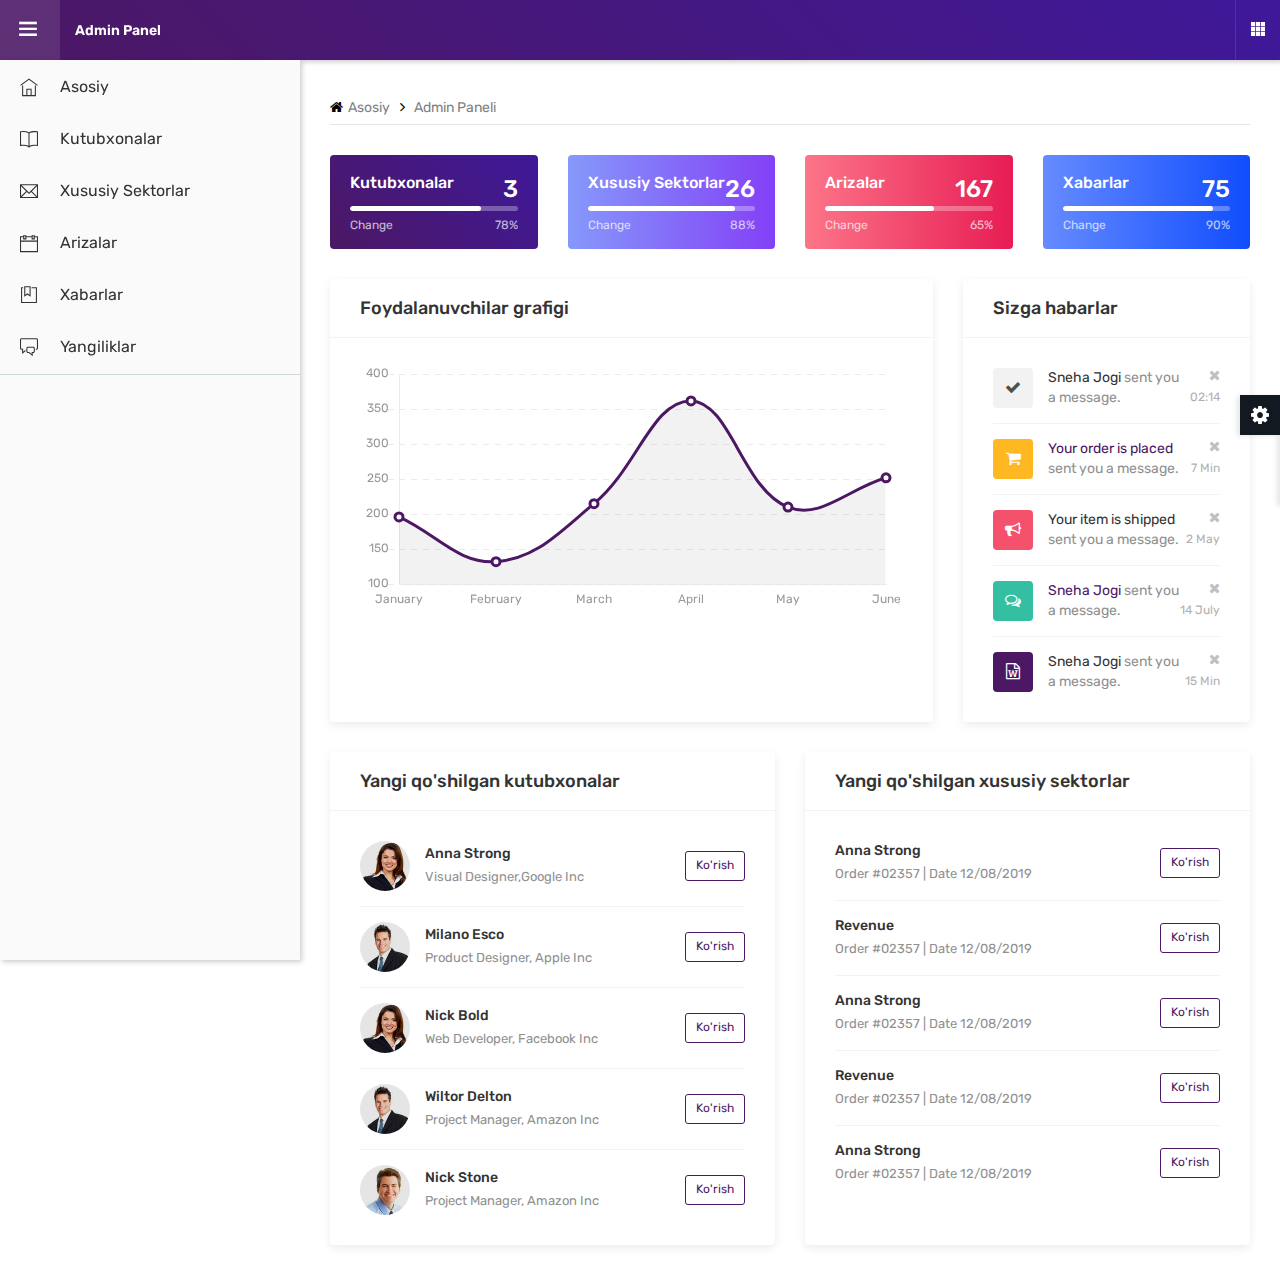
<file: admin/index.html>
<!DOCTYPE html>
<html lang="en">
  <!-- Mirrored from educhamp.themetrades.com/demo/admin/index.html by HTTrack Website Copier/3.x [XR&CO'2014], Fri, 22 Feb 2019 13:08:15 GMT -->
  <head>
    <!-- META ============================================= -->
    <meta charset="utf-8" />
    <meta http-equiv="X-UA-Compatible" content="IE=edge" />
    <meta name="keywords" content="" />
    <meta name="author" content="" />
    <meta name="robots" content="" />

    <!-- DESCRIPTION -->
    <meta name="description" content="EduChamp : Education HTML Template" />

    <!-- OG -->
    <meta property="og:title" content="EduChamp : Education HTML Template" />
    <meta
      property="og:description"
      content="EduChamp : Education HTML Template"
    />
    <meta property="og:image" content="" />
    <meta name="format-detection" content="telephone=no" />

    <!-- FAVICONS ICON ============================================= -->

    <!-- PAGE TITLE HERE ============================================= -->
    <title>
      Kutubxona sohasida davlat xususiy sheriklikni tashkillashtirish axborot
      tizimi
    </title>

    <!-- MOBILE SPECIFIC ============================================= -->
    <meta name="viewport" content="width=device-width, initial-scale=1" />

    <!--[if lt IE 9]>
      <script src="assets/js/html5shiv.min.js"></script>
      <script src="assets/js/respond.min.js"></script>
    <![endif]-->

    <!-- All PLUGINS CSS ============================================= -->
    <link rel="stylesheet" type="text/css" href="assets/css/assets.css" />
    <link
      rel="stylesheet"
      type="text/css"
      href="assets/vendors/calendar/fullcalendar.css"
    />

    <!-- TYPOGRAPHY ============================================= -->
    <link rel="stylesheet" type="text/css" href="assets/css/typography.css" />

    <!-- SHORTCODES ============================================= -->
    <link
      rel="stylesheet"
      type="text/css"
      href="assets/css/shortcodes/shortcodes.css"
    />

    <!-- STYLESHEETS ============================================= -->
    <link rel="stylesheet" type="text/css" href="assets/css/style.css" />
    <link rel="stylesheet" type="text/css" href="assets/css/dashboard.css" />
    <link
      class="skin"
      rel="stylesheet"
      type="text/css"
      href="assets/css/color/color-1.css"
    />
  </head>
  <body class="ttr-opened-sidebar ttr-pinned-sidebar">
    <!-- header start -->
    <header class="ttr-header">
      <div class="ttr-header-wrapper">
        <!--sidebar menu toggler start -->
        <div class="ttr-toggle-sidebar ttr-material-button">
          <i class="ti-close ttr-open-icon"></i>
          <i class="ti-menu ttr-close-icon"></i>
        </div>
        <!--sidebar menu toggler end -->
        <!--logo start -->
        <div class="ttr-logo-box"></div>
        <!--logo end -->
        <div class="ttr-header-menu">
          <!-- header left menu start -->
          <ul class="ttr-header-navigation">
            <li>
              <a href="#" class="ttr-material-button ttr-submenu-toggle"
                >Admin Panel</a
              >
            </li>
          </ul>
          <!-- header left menu end -->
        </div>
        <div class="ttr-header-right ttr-with-seperator">
          <!-- header right menu start -->
          <ul class="ttr-header-navigation">
            <li class="ttr-hide-on-mobile">
              <a href="#" class="ttr-material-button"
                ><i class="ti-layout-grid3-alt"></i
              ></a>
              <div class="ttr-header-submenu ttr-extra-menu">
                <a href="#">
                  <i class="fa fa-music"></i>
                  <span>Musics</span>
                </a>
                <a href="#">
                  <i class="fa fa-youtube-play"></i>
                  <span>Videos</span>
                </a>
                <a href="#">
                  <i class="fa fa-envelope"></i>
                  <span>Emails</span>
                </a>
                <a href="#">
                  <i class="fa fa-book"></i>
                  <span>Reports</span>
                </a>
                <a href="#">
                  <i class="fa fa-smile-o"></i>
                  <span>Persons</span>
                </a>
                <a href="#">
                  <i class="fa fa-picture-o"></i>
                  <span>Pictures</span>
                </a>
              </div>
            </li>
          </ul>
          <!-- header right menu end -->
        </div>
        <!--header search panel start -->
        <div class="ttr-search-bar">
          <form class="ttr-search-form">
            <div class="ttr-search-input-wrapper">
              <input
                type="text"
                name="qq"
                placeholder="search something..."
                class="ttr-search-input"
              />
              <button type="submit" name="search" class="ttr-search-submit">
                <i class="ti-arrow-right"></i>
              </button>
            </div>
            <span class="ttr-search-close ttr-search-toggle">
              <i class="ti-close"></i>
            </span>
          </form>
        </div>
        <!--header search panel end -->
      </div>
    </header>
    <!-- header end -->
    <!-- Left sidebar menu start -->
    <div class="ttr-sidebar">
      <div class="ttr-sidebar-wrapper content-scroll">
        <!-- side menu logo start -->

        <!-- side menu logo end -->
        <!-- sidebar menu start -->
        <nav class="ttr-sidebar-navi">
          <ul>
            <li>
              <a href="index.html" class="ttr-material-button">
                <span class="ttr-icon"><i class="ti-home"></i></span>
                <span class="ttr-label">Asosiy</span>
              </a>
            </li>
            <li>
              <a href="kutubxonalar.html" class="ttr-material-button">
                <span class="ttr-icon"><i class="ti-book"></i></span>
                <span class="ttr-label">Kutubxonalar</span>
              </a>
            </li>
            <li>
              <a href="xususiySectorlar.html" class="ttr-material-button">
                <span class="ttr-icon"><i class="ti-email"></i></span>
                <span class="ttr-label">Xususiy Sektorlar</span>
                </span>
              </a>
            </li>
            <li>
              <a href="arizalar.html" class="ttr-material-button">
                <span class="ttr-icon"><i class="ti-calendar"></i></span>
                <span class="ttr-label">Arizalar</span>
              </span>
              </a>
            </li>
            <li>
              <a href="xabarlar.html" class="ttr-material-button">
                <span class="ttr-icon"><i class="ti-bookmark-alt"></i></span>
                <span class="ttr-label">Xabarlar</span>
              </a>
            </li>
            <li>
              <a href="yangiliklar.html" class="ttr-material-button">
                <span class="ttr-icon"><i class="ti-comments"></i></span>
                <span class="ttr-label">Yangiliklar</span>
              </a>
            </li>

            <li class="ttr-seperate"></li>
          </ul>
          <!-- sidebar menu end -->
        </nav>
        <!-- sidebar menu end -->
      </div>
    </div>
    <!-- Left sidebar menu end -->

    <!--Main container start -->
    <main class="ttr-wrapper">
      <div class="container-fluid">
        <div class="db-breadcrumb">
          <!-- <h4 class="breadcrumb-title"></h4> -->
          <ul class="db-breadcrumb-list">
            <li>
              <a href="../index.html"><i class="fa fa-home"></i>Asosiy</a>
            </li>
            <li>Admin Paneli</li>
          </ul>
        </div>
        <!-- Card -->
        <div class="row">
          <div class="col-md-6 col-lg-3 col-xl-3 col-sm-6 col-12">
            <div class="widget-card widget-bg1">
              <div class="wc-item">
                <h4 class="wc-title">Kutubxonalar</h4>

                <span class="wc-stats">
                  <span class="counter">18</span>
                </span>
                <div class="progress wc-progress">
                  <div
                    class="progress-bar"
                    role="progressbar"
                    style="width: 78%"
                    aria-valuenow="50"
                    aria-valuemin="0"
                    aria-valuemax="100"
                  ></div>
                </div>
                <span class="wc-progress-bx">
                  <span class="wc-change"> Change </span>
                  <span class="wc-number ml-auto"> 78% </span>
                </span>
              </div>
            </div>
          </div>
          <div class="col-md-6 col-lg-3 col-xl-3 col-sm-6 col-12">
            <div class="widget-card widget-bg2">
              <div class="wc-item">
                <h4 class="wc-title">Xususiy Sektorlar</h4>

                <span class="wc-stats counter"> 120 </span>
                <div class="progress wc-progress">
                  <div
                    class="progress-bar"
                    role="progressbar"
                    style="width: 88%"
                    aria-valuenow="50"
                    aria-valuemin="0"
                    aria-valuemax="100"
                  ></div>
                </div>
                <span class="wc-progress-bx">
                  <span class="wc-change"> Change </span>
                  <span class="wc-number ml-auto"> 88% </span>
                </span>
              </div>
            </div>
          </div>
          <div class="col-md-6 col-lg-3 col-xl-3 col-sm-6 col-12">
            <div class="widget-card widget-bg3">
              <div class="wc-item">
                <h4 class="wc-title">Arizalar</h4>
                <span class="wc-stats counter"> 772 </span>
                <div class="progress wc-progress">
                  <div
                    class="progress-bar"
                    role="progressbar"
                    style="width: 65%"
                    aria-valuenow="50"
                    aria-valuemin="0"
                    aria-valuemax="100"
                  ></div>
                </div>
                <span class="wc-progress-bx">
                  <span class="wc-change"> Change </span>
                  <span class="wc-number ml-auto"> 65% </span>
                </span>
              </div>
            </div>
          </div>
          <div class="col-md-6 col-lg-3 col-xl-3 col-sm-6 col-12">
            <div class="widget-card widget-bg4">
              <div class="wc-item">
                <h4 class="wc-title">Xabarlar</h4>
                <span class="wc-stats counter"> 350 </span>
                <div class="progress wc-progress">
                  <div
                    class="progress-bar"
                    role="progressbar"
                    style="width: 90%"
                    aria-valuenow="50"
                    aria-valuemin="0"
                    aria-valuemax="100"
                  ></div>
                </div>
                <span class="wc-progress-bx">
                  <span class="wc-change"> Change </span>
                  <span class="wc-number ml-auto"> 90% </span>
                </span>
              </div>
            </div>
          </div>
        </div>
        <!-- Card END -->
        <div class="row">
          <!-- Your Profile Views Chart -->
          <div class="col-lg-8 m-b30">
            <div class="widget-box">
              <div class="wc-title">
                <h4>Foydalanuvchilar grafigi</h4>
              </div>
              <div class="widget-inner">
                <canvas id="chart" width="100" height="45"></canvas>
              </div>
            </div>
          </div>
          <!-- Your Profile Views Chart END-->
          <div class="col-lg-4 m-b30">
            <div class="widget-box">
              <div class="wc-title">
                <h4>Sizga habarlar</h4>
              </div>
              <div class="widget-inner">
                <div class="noti-box-list">
                  <ul>
                    <li>
                      <span class="notification-icon dashbg-gray">
                        <i class="fa fa-check"></i>
                      </span>
                      <span class="notification-text">
                        <span>Sneha Jogi</span> sent you a message.
                      </span>
                      <span class="notification-time">
                        <a href="#" class="fa fa-close"></a>
                        <span> 02:14</span>
                      </span>
                    </li>
                    <li>
                      <span class="notification-icon dashbg-yellow">
                        <i class="fa fa-shopping-cart"></i>
                      </span>
                      <span class="notification-text">
                        <a href="#">Your order is placed</a> sent you a message.
                      </span>
                      <span class="notification-time">
                        <a href="#" class="fa fa-close"></a>
                        <span> 7 Min</span>
                      </span>
                    </li>
                    <li>
                      <span class="notification-icon dashbg-red">
                        <i class="fa fa-bullhorn"></i>
                      </span>
                      <span class="notification-text">
                        <span>Your item is shipped</span> sent you a message.
                      </span>
                      <span class="notification-time">
                        <a href="#" class="fa fa-close"></a>
                        <span> 2 May</span>
                      </span>
                    </li>
                    <li>
                      <span class="notification-icon dashbg-green">
                        <i class="fa fa-comments-o"></i>
                      </span>
                      <span class="notification-text">
                        <a href="#">Sneha Jogi</a> sent you a message.
                      </span>
                      <span class="notification-time">
                        <a href="#" class="fa fa-close"></a>
                        <span> 14 July</span>
                      </span>
                    </li>
                    <li>
                      <span class="notification-icon dashbg-primary">
                        <i class="fa fa-file-word-o"></i>
                      </span>
                      <span class="notification-text">
                        <span>Sneha Jogi</span> sent you a message.
                      </span>
                      <span class="notification-time">
                        <a href="#" class="fa fa-close"></a>
                        <span> 15 Min</span>
                      </span>
                    </li>
                  </ul>
                </div>
              </div>
            </div>
          </div>
          <div class="col-lg-6 m-b30">
            <div class="widget-box">
              <div class="wc-title">
                <h4>Yangi qo'shilgan kutubxonalar</h4>
              </div>
              <div class="widget-inner">
                <div class="new-user-list">
                  <ul>
                    <li>
                      <span class="new-users-pic">
                        <img src="assets/images/testimonials/pic1.jpg" alt="" />
                      </span>
                      <span class="new-users-text">
                        <a href="#" class="new-users-name">Anna Strong </a>
                        <span class="new-users-info"
                          >Visual Designer,Google Inc
                        </span>
                      </span>
                      <span class="new-users-btn">
                        <a href="#" class="btn button-sm outline">Ko'rish</a>
                      </span>
                    </li>
                    <li>
                      <span class="new-users-pic">
                        <img src="assets/images/testimonials/pic2.jpg" alt="" />
                      </span>
                      <span class="new-users-text">
                        <a href="#" class="new-users-name"> Milano Esco </a>
                        <span class="new-users-info"
                          >Product Designer, Apple Inc
                        </span>
                      </span>
                      <span class="new-users-btn">
                        <a href="#" class="btn button-sm outline">Ko'rish</a>
                      </span>
                    </li>
                    <li>
                      <span class="new-users-pic">
                        <img src="assets/images/testimonials/pic1.jpg" alt="" />
                      </span>
                      <span class="new-users-text">
                        <a href="#" class="new-users-name">Nick Bold </a>
                        <span class="new-users-info"
                          >Web Developer, Facebook Inc
                        </span>
                      </span>
                      <span class="new-users-btn">
                        <a href="#" class="btn button-sm outline">Ko'rish</a>
                      </span>
                    </li>
                    <li>
                      <span class="new-users-pic">
                        <img src="assets/images/testimonials/pic2.jpg" alt="" />
                      </span>
                      <span class="new-users-text">
                        <a href="#" class="new-users-name">Wiltor Delton </a>
                        <span class="new-users-info"
                          >Project Manager, Amazon Inc
                        </span>
                      </span>
                      <span class="new-users-btn">
                        <a href="#" class="btn button-sm outline">Ko'rish</a>
                      </span>
                    </li>
                    <li>
                      <span class="new-users-pic">
                        <img src="assets/images/testimonials/pic3.jpg" alt="" />
                      </span>
                      <span class="new-users-text">
                        <a href="#" class="new-users-name">Nick Stone </a>
                        <span class="new-users-info"
                          >Project Manager, Amazon Inc
                        </span>
                      </span>
                      <span class="new-users-btn">
                        <a href="#" class="btn button-sm outline">Ko'rish</a>
                      </span>
                    </li>
                  </ul>
                </div>
              </div>
            </div>
          </div>
          <div class="col-lg-6 m-b30">
            <div class="widget-box">
              <div class="wc-title">
                <h4>Yangi qo'shilgan xususiy sektorlar</h4>
              </div>
              <div class="widget-inner">
                <div class="orders-list">
                  <ul>
                    <li>
                      <span class="orders-title">
                        <a href="#" class="orders-title-name">Anna Strong </a>
                        <span class="orders-info"
                          >Order #02357 | Date 12/08/2019</span
                        >
                      </span>
                      <span class="orders-btn">
                        <a href="#" class="btn button-sm outline">Ko'rish</a>
                      </span>
                    </li>
                    <li>
                      <span class="orders-title">
                        <a href="#" class="orders-title-name">Revenue</a>
                        <span class="orders-info"
                          >Order #02357 | Date 12/08/2019</span
                        >
                      </span>
                      <span class="orders-btn">
                        <a href="#" class="btn button-sm outline">Ko'rish</a>
                      </span>
                    </li>
                    <li>
                      <span class="orders-title">
                        <a href="#" class="orders-title-name">Anna Strong </a>
                        <span class="orders-info"
                          >Order #02357 | Date 12/08/2019</span
                        >
                      </span>
                      <span class="orders-btn">
                        <a href="#" class="btn button-sm outline">Ko'rish</a>
                      </span>
                    </li>
                    <li>
                      <span class="orders-title">
                        <a href="#" class="orders-title-name">Revenue</a>
                        <span class="orders-info"
                          >Order #02357 | Date 12/08/2019</span
                        >
                      </span>
                      <span class="orders-btn">
                        <a href="#" class="btn button-sm outline">Ko'rish</a>
                      </span>
                    </li>
                    <li>
                      <span class="orders-title">
                        <a href="#" class="orders-title-name">Anna Strong </a>
                        <span class="orders-info"
                          >Order #02357 | Date 12/08/2019</span
                        >
                      </span>
                      <span class="orders-btn">
                        <a href="#" class="btn button-sm outline">Ko'rish</a>
                      </span>
                    </li>
                  </ul>
                </div>
              </div>
            </div>
          </div>
        </div>
      </div>
    </main>
    <div class="ttr-overlay"></div>

    <!-- External JavaScripts -->
    <script src="assets/js/jquery.min.js"></script>
    <script src="assets/vendors/bootstrap/js/popper.min.js"></script>
    <script src="assets/vendors/bootstrap/js/bootstrap.min.js"></script>
    <script src="assets/vendors/bootstrap-select/bootstrap-select.min.js"></script>
    <script src="assets/vendors/bootstrap-touchspin/jquery.bootstrap-touchspin.js"></script>
    <script src="assets/vendors/magnific-popup/magnific-popup.js"></script>
    <script src="assets/vendors/counter/waypoints-min.js"></script>
    <script src="assets/vendors/counter/counterup.min.js"></script>
    <script src="assets/vendors/imagesloaded/imagesloaded.js"></script>
    <script src="assets/vendors/masonry/masonry.js"></script>
    <script src="assets/vendors/masonry/filter.js"></script>
    <script src="assets/vendors/owl-carousel/owl.carousel.js"></script>
    <script src="assets/vendors/scroll/scrollbar.min.js"></script>
    <script src="assets/js/functions.js"></script>
    <script src="assets/vendors/chart/chart.min.js"></script>
    <script src="assets/js/admin.js"></script>
    <script src="assets/vendors/calendar/moment.min.js"></script>
    <script src="assets/vendors/calendar/fullcalendar.js"></script>
    <script src="assets/vendors/switcher/switcher.js"></script>
    <script>
      $(document).ready(function () {
        $("#calendar").fullCalendar({
          header: {
            left: "prev,next today",
            center: "title",
            right: "month,agendaWeek,agendaDay,listWeek",
          },
          defaultDate: "2019-03-12",
          navLinks: true, // can click day/week names to navigate views

          weekNumbers: true,
          weekNumbersWithinDays: true,
          weekNumberCalculation: "ISO",

          editable: true,
          eventLimit: true, // allow "more" link when too many events
          events: [
            {
              title: "All Day Event",
              start: "2019-03-01",
            },
            {
              title: "Long Event",
              start: "2019-03-07",
              end: "2019-03-10",
            },
            {
              id: 999,
              title: "Repeating Event",
              start: "2019-03-09T16:00:00",
            },
            {
              id: 999,
              title: "Repeating Event",
              start: "2019-03-16T16:00:00",
            },
            {
              title: "Conference",
              start: "2019-03-11",
              end: "2019-03-13",
            },
            {
              title: "Meeting",
              start: "2019-03-12T10:30:00",
              end: "2019-03-12T12:30:00",
            },
            {
              title: "Lunch",
              start: "2019-03-12T12:00:00",
            },
            {
              title: "Meeting",
              start: "2019-03-12T14:30:00",
            },
            {
              title: "Happy Hour",
              start: "2019-03-12T17:30:00",
            },
            {
              title: "Dinner",
              start: "2019-03-12T20:00:00",
            },
            {
              title: "Birthday Party",
              start: "2019-03-13T07:00:00",
            },
            {
              title: "Click for Google",
              url: "http://google.com/",
              start: "2019-03-28",
            },
          ],
        });
      });
    </script>
  </body>

  <!-- Mirrored from educhamp.themetrades.com/demo/admin/index.html by HTTrack Website Copier/3.x [XR&CO'2014], Fri, 22 Feb 2019 13:09:05 GMT -->
</html>
</file>
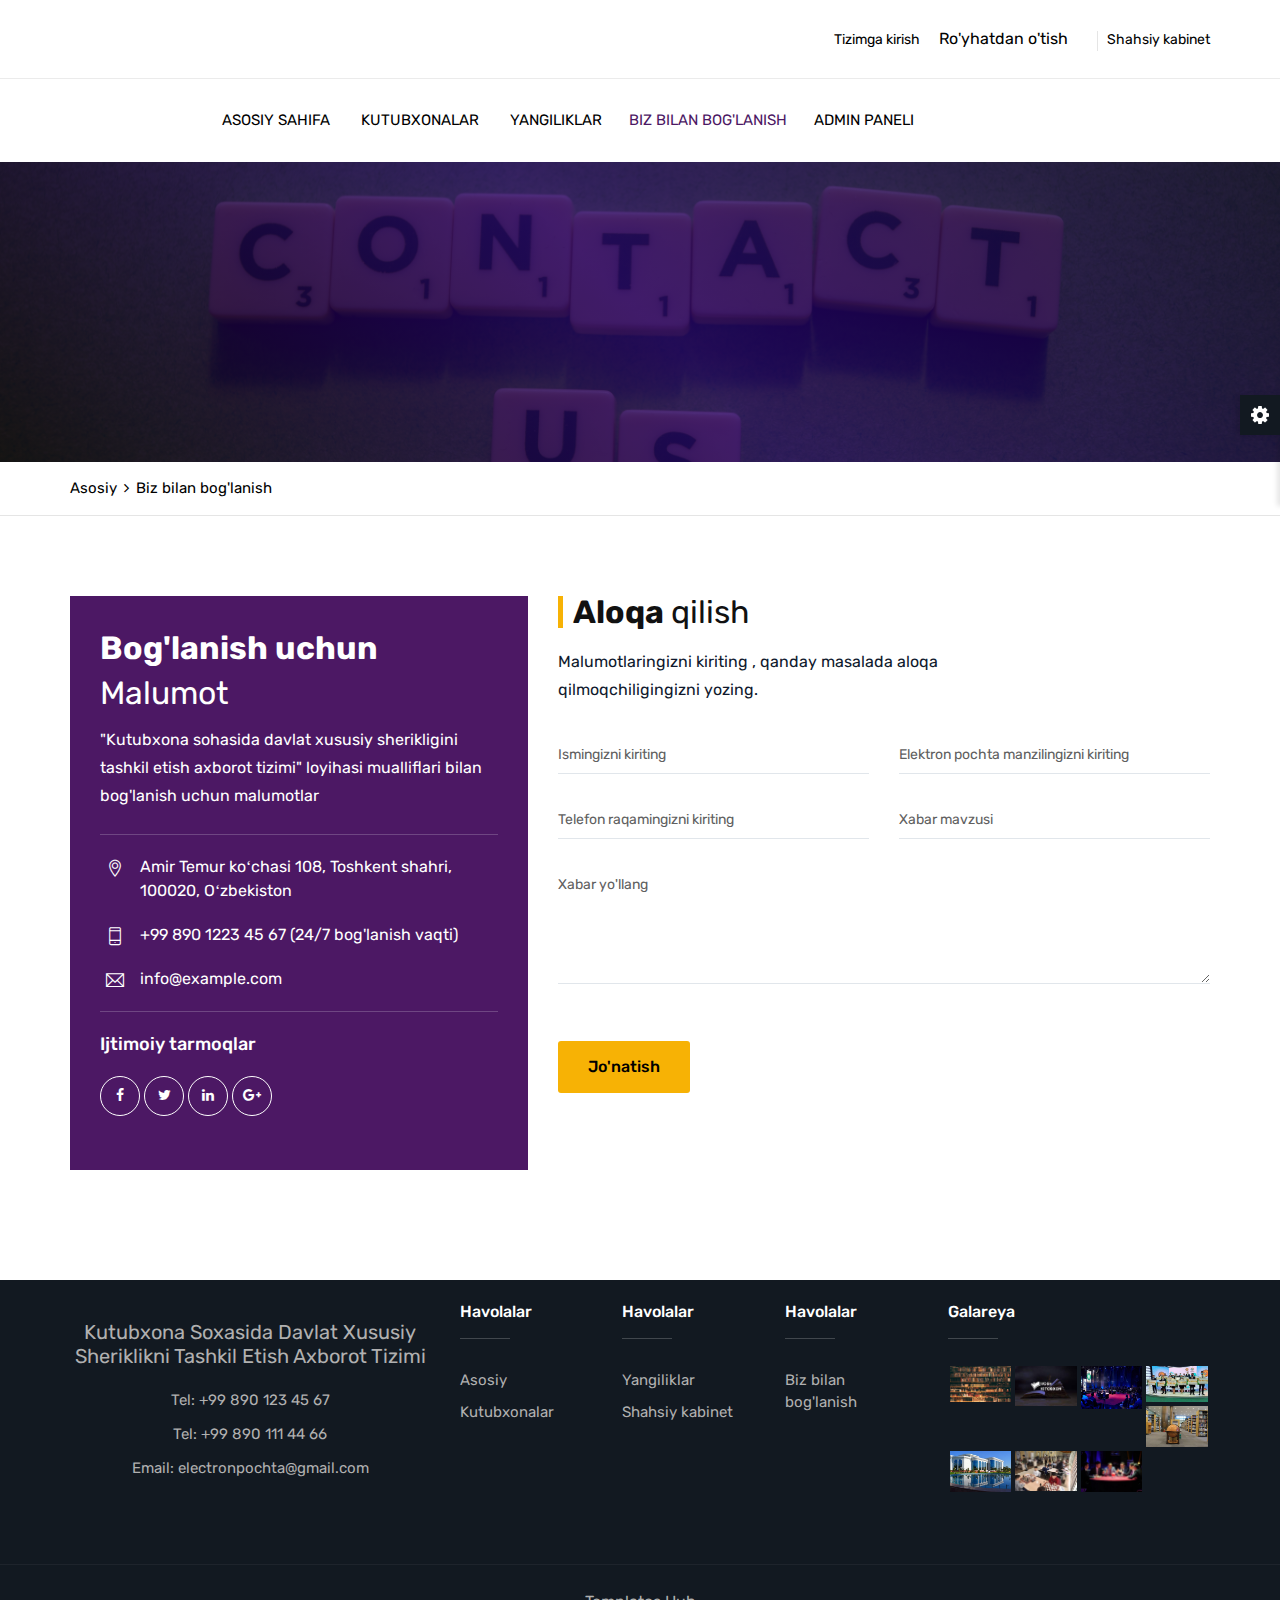
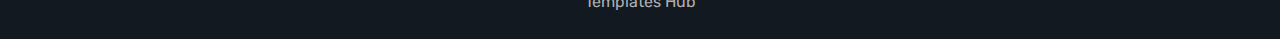
<file: bizBilanBog'lanish.html>
<!DOCTYPE html>
<html lang="en">
  <head>
    <!-- META ============================================= -->
    <meta charset="utf-8" />
    <meta http-equiv="X-UA-Compatible" content="IE=edge" />
    <meta name="keywords" content="" />
    <meta name="author" content="" />
    <meta name="robots" content="" />

    <!-- DESCRIPTION -->
    <meta name="description" content="EduChamp : Education HTML Template" />

    <!-- OG -->
    <meta property="og:title" content="EduChamp : Education HTML Template" />
    <meta
      property="og:description"
      content="EduChamp : Education HTML Template"
    />
    <meta property="og:image" content="" />
    <meta name="format-detection" content="telephone=no" />

    <!-- FAVICONS ICON ============================================= -->

    <!-- PAGE TITLE HERE ============================================= -->
    <title>
      Kutubxona sohasida davlat xususiy sheriklikni tashkillashtirish axborot
      tizimi
    </title>

    <!-- MOBILE SPECIFIC ============================================= -->
    <meta name="viewport" content="width=device-width, initial-scale=1" />

    <!--[if lt IE 9]>
      <script src="assets/js/html5shiv.min.js"></script>
      <script src="assets/js/respond.min.js"></script>
    <![endif]-->

    <!-- All PLUGINS CSS ============================================= -->
    <link rel="stylesheet" type="text/css" href="assets/css/assets.css" />

    <!-- TYPOGRAPHY ============================================= -->
    <link rel="stylesheet" type="text/css" href="assets/css/typography.css" />

    <!-- SHORTCODES ============================================= -->
    <link
      rel="stylesheet"
      type="text/css"
      href="assets/css/shortcodes/shortcodes.css"
    />

    <!-- STYLESHEETS ============================================= -->
    <link rel="stylesheet" type="text/css" href="assets/css/style.css" />
    <link
      class="skin"
      rel="stylesheet"
      type="text/css"
      href="assets/css/color/color-1.css"
    />

    <!-- REVOLUTION SLIDER CSS ============================================= -->
    <link
      rel="stylesheet"
      type="text/css"
      href="assets/vendors/revolution/css/layers.css"
    />
    <link
      rel="stylesheet"
      type="text/css"
      href="assets/vendors/revolution/css/settings.css"
    />
    <link
      rel="stylesheet"
      type="text/css"
      href="assets/vendors/revolution/css/navigation.css"
    />
    <!-- REVOLUTION SLIDER END -->
    <style>
      .dropbtn {
        background-color: rgb(0, 0, 0, 0);
        color: white;
        padding: 16px;
        font-size: 16px;
        border: none;
        cursor: pointer;
      }

      /* .dropbtn:hover,
      .dropbtn:focus {
        background-color: #2980b9;
      } */

      .dropdown {
        position: relative;
        display: inline-block;
      }

      .dropdown-content {
        display: none;
        position: absolute;
        background-color: #f1f1f1;
        min-width: 160px;
        overflow: auto;
        box-shadow: 0px 8px 16px 0px rgba(0, 0, 0, 0.2);
        z-index: 1;
      }

      .dropdown-content a {
        color: black;
        padding: 12px 16px;
        text-decoration: none;
        display: block;
      }

      .dropdown a:hover {
        background-color: #ddd;
      }

      .show {
        display: block;
      }
    </style>
    <script>
      /* When the user clicks on the button, 
      toggle between hiding and showing the dropdown content */
      function myFunction() {
        document.getElementById("myDropdown").classList.toggle("show");
      }

      // Close the dropdown if the user clicks outside of it
      window.onclick = function (event) {
        if (!event.target.matches(".dropbtn")) {
          var dropdowns = document.getElementsByClassName("dropdown-content");
          var i;
          for (i = 0; i < dropdowns.length; i++) {
            var openDropdown = dropdowns[i];
            if (openDropdown.classList.contains("show")) {
              openDropdown.classList.remove("show");
            }
          }
        }
      };
    </script>
  </head>
  <body id="bg">
    <div class="page-wraper">
      <div id="loading-icon-bx"></div>
      <!-- Header Top ==== -->
      <header class="header rs-nav">
        <div class="top-bar">
          <div class="container">
            <div class="row d-flex justify-content-between">
              <div class="topbar-left"></div>
              <div class="topbar-right">
                <ul>
                  <li><a href="login.html">Tizimga kirish</a></li>
                  <div class="dropdown">
                    <button onclick="myFunction()" class="dropbtn" style="color: black;">
                      Ro'yhatdan o'tish
                    </button>
                    <div id="myDropdown" class="dropdown-content">
                      <a href="register.html" target="_blank"
                        >Kutubxona sifatida</a
                      >
                      <a href="registerTashkilot.html" target="_blank"
                        >Xususiy sektor sifatida
                      </a>
                    </div>
                  </div>
    
                  <li><a href="#">Shahsiy kabinet</a></li>
                </ul>
              </div>
            </div>
          </div>
        </div>
        <div class="sticky-header navbar-expand-lg">
          <div class="menu-bar clearfix">
            <div class="container clearfix">
              <!-- Header Logo ==== -->
              <!-- ----------------------------Logo qo'yaman--------------------- -->
              <div class="menu-logo"></div>
              <!-- Mobile Nav Button ==== -->
              <button
                class="navbar-toggler collapsed menuicon justify-content-end"
                type="button"
                data-toggle="collapse"
                data-target="#menuDropdown"
                aria-controls="menuDropdown"
                aria-expanded="false"
                aria-label="Toggle navigation"
              >
                <span></span>
                <span></span>
                <span></span>
              </button>
    
              <div
                class="menu-links navbar-collapse collapse justify-content-start"
                id="menuDropdown"
              >
                <ul class="nav navbar-nav">
                  <li>
                    <a href="index.html">Asosiy sahifa <i class="fa"></i></a>
                  </li>
                  <li>
                    <a href="#">Kutubxonalar <i class="fa"></i></a>
                  </li>
    
                  <li class="nav-dashboard  yangiliklar">
                    <a href="news.html">Yangiliklar<i class="fa"></i></a>
                  </li>
    
                  <li class="nav-dashboard active contacts">
                    <a href="#"
                      >Biz bilan bog'lanish<i class="fa"></i
                    ></a>
                  </li>
    
                  <li class="nav-dashboard">
                    <a href="admin/index.html">Admin Paneli<i class="fa"></i></a>
                  </li>
                </ul>
              </div>
              <!-- Navigation Menu END ==== -->
            </div>
          </div>
        </div>
        </header>
    
      <!-- Header Top END ==== -->
     
      <!-- ----------------------------------------------------------------- -->

      <!-- shu yerga yoz -->
      <div class="page-content bg-white">
        <!-- inner page banner -->
        <div class="page-banner ovbl-dark" style="background-image:url(assets/images/banner/contactus.jpg
        );">
            <div class="container">
               
            </div>
        </div>
		<!-- Breadcrumb row -->
		<div class="breadcrumb-row">
			<div class="container">
				<ul class="list-inline">
					<li><a href="index.html">Asosiy</a></li>
					<li>Biz bilan bog'lanish</li>
				</ul>
			</div>
		</div>
		<!-- Breadcrumb row END -->
	
        <!-- inner page banner -->
        <div class="page-banner contact-page section-sp2">
            <div class="container">
                <div class="row">
					<div class="col-lg-5 col-md-5 m-b30">
						<div class="bg-primary text-white contact-info-bx">
							<h2 class="m-b10 title-head">Bog'lanish uchun <span>Malumot</span></h2>
							<p>"Kutubxona sohasida davlat xususiy sherikligini tashkil etish axborot tizimi" loyihasi mualliflari bilan bog'lanish uchun malumotlar</p>
							<div class="widget widget_getintuch">	
								<ul>
									<li><i class="ti-location-pin"></i>	Amir Temur koʻchasi 108, Toshkent shahri, 100020, Oʻzbekiston  </li>
									<li><i class="ti-mobile"></i>+99 890 1223 45 67 (24/7 bog'lanish vaqti)</li>
									<li><i class="ti-email"></i>info@example.com</li>
								</ul>
							</div>
							<h5 class="m-t0 m-b20">Ijtimoiy tarmoqlar</h5>
							<ul class="list-inline contact-social-bx">
								<li><a href="#" class="btn outline radius-xl"><i class="fa fa-facebook"></i></a></li>
								<li><a href="#" class="btn outline radius-xl"><i class="fa fa-twitter"></i></a></li>
								<li><a href="#" class="btn outline radius-xl"><i class="fa fa-linkedin"></i></a></li>
								<li><a href="#" class="btn outline radius-xl"><i class="fa fa-google-plus"></i></a></li>
							</ul>
						</div>
					</div>
					<div class="col-lg-7 col-md-7">
						<form class="contact-bx ajax-form" action="http://educhamp.themetrades.com/demo/assets/script/contact.php">
						<div class="ajax-message"></div>
							<div class="heading-bx left">
								<h2 class="title-head">Aloqa <span> qilish</span></h2>
								<p>Malumotlaringizni kiriting , qanday masalada aloqa qilmoqchiligingizni yozing.</p>
							</div>
							<div class="row placeani">
								<div class="col-lg-6">
									<div class="form-group">
										<div class="input-group">
											<label>Ismingizni kiriting</label>
											<input name="name" type="text" required class="form-control valid-character">
										</div>
									</div>
								</div>
								<div class="col-lg-6">
									<div class="form-group">
										<div class="input-group"> 
											<label>Elektron pochta manzilingizni kiriting</label>
											<input name="email" type="email" class="form-control" required >
										</div>
									</div>
								</div>
								<div class="col-lg-6">
									<div class="form-group">
										<div class="input-group">
											<label>Telefon raqamingizni kiriting</label>
											<input name="phone" type="text" required class="form-control int-value">
										</div>
									</div>
								</div>
								<div class="col-lg-6">
									<div class="form-group">
										<div class="input-group">
											<label>Xabar mavzusi</label>
											<input name="subject" type="text" required class="form-control">
										</div>
									</div>
								</div>
								<div class="col-lg-12">
									<div class="form-group">
										<div class="input-group">
											<label>Xabar yo'llang</label>
											<textarea name="message" rows="4" class="form-control" required ></textarea>
										</div>
									</div>
								</div>
								<div class="col-lg-12">
									<div class="form-group">
										<div class="input-group">
											<div class="g-recaptcha" data-sitekey="6Lf2gYwUAAAAAJLxwnZTvpJqbYFWqVyzE-8BWhVe" data-callback="verifyRecaptchaCallback" data-expired-callback="expiredRecaptchaCallback"></div>
											<input class="form-control d-none" style="display:none;" data-recaptcha="true" required data-error="Please complete the Captcha">
										</div>
									</div>
								</div>
								<div class="col-lg-12">
									<button name="submit" type="submit" value="Submit" class="btn button-md"> Jo'natish</button>
								</div>
							</div>
						</form>
					</div>
				</div>
            </div>
		</div>
      <!-- shu yerga yoz -->
      <!-- ----------------------------------------------------------------- -->

      <!-- contact area END -->
    </div>
    <!-- Content END-->
    <!-- Footer ==== -->

    <footer>
      <div class="footer-top" style="padding-top: 20px">
        <div class="container">
          <div class="row">
            <div class="col-lg-4 col-md-12 col-sm-12 footer-col-4">
              <div class="widget">
                <!-- <h5 class="footer-title">Sign Up For A Newsletter</h5> -->
                <p
                  class="text-capitalize m-b20"
                  style="text-align: center; font-size: 20px; margin: 20px auto"
                >
                  Kutubxona soxasida davlat xususiy sheriklikni tashkil etish
                  axborot tizimi
                </p>
                <p style="text-align: center; margin: 10px auto">
                  Tel: +99 890 123 45 67
                </p>
                <p style="text-align: center; margin: 10px auto">
                  Tel: +99 890 111 44 66
                </p>
                <p style="text-align: center; margin: 10px auto">
                  Email: electronpochta@gmail.com
                </p>
              </div>
            </div>
            <div class="col-12 col-lg-5 col-md-7 col-sm-12">
              <div class="row">
                <div class="col-4 col-lg-4 col-md-4 col-sm-4">
                  <div class="widget footer_widget">
                    <h5 class="footer-title">Havolalar</h5>
                    <ul>
                      <li><a href="index.html">Asosiy</a></li>
                      <li><a href="#">Kutubxonalar</a></li>
                    </ul>
                  </div>
                </div>
                <div class="col-4 col-lg-4 col-md-4 col-sm-4">
                  <div class="widget footer_widget">
                    <h5 class="footer-title">Havolalar</h5>
                    <ul>
                      <li><a href="news.html">Yangiliklar</a></li>
                      <li><a href="#">Shahsiy kabinet</a></li>
                    </ul>
                  </div>
                </div>
                <div class="col-4 col-lg-4 col-md-4 col-sm-4">
                  <div class="widget footer_widget">
                    <h5 class="footer-title">Havolalar</h5>
                    <ul>
                      <li><a href="#">Biz bilan bog'lanish</a></li>
                    </ul>
                  </div>
                </div>
              </div>
            </div>
            <div class="col-12 col-lg-3 col-md-5 col-sm-12 footer-col-4">
              <div class="widget widget_gallery gallery-grid-4">
                <h5 class="footer-title">Galareya</h5>
                <ul class="magnific-image">
                  <li>
                    <a
                      href="assets/images/banner/back1.jpg"
                      class="magnific-anchor"
                      ><img src="assets/images/banner/back1.jpg" alt=""
                    /></a>
                  </li>
                  <li>
                    <a
                      href="assets/images/banner/yoshkitobxon.jpg"
                      class="magnific-anchor"
                      ><img src="assets/images/banner/yoshkitobxon.jpg" alt=""
                    /></a>
                  </li>
                  <li>
                    <a
                      href="assets/images/banner/zakovat.jpeg"
                      class="magnific-anchor"
                      ><img src="assets/images/banner/zakovat.jpeg" alt=""
                    /></a>
                  </li>
                  <li>
                    <a
                      href="assets/images/banner/alimpiyada.jpg"
                      class="magnific-anchor"
                      ><img src="assets/images/banner/alimpiyada.jpg" alt=""
                    /></a>
                  </li>
                  <li>
                    <a
                      href="assets/images/banner/milliykutubxonakitob1.jpg"
                      class="magnific-anchor"
                      ><img
                        src="assets/images/banner/milliykutubxonakitob1.jpg"
                        alt=""
                    /></a>
                  </li>
                  <li>
                    <a
                      href="assets/images/banner/milliykutubxona.jpg"
                      class="magnific-anchor"
                      ><img
                        src="assets/images/banner/milliykutubxona.jpg"
                        alt=""
                    /></a>
                  </li>
                  <li>
                    <a
                      href="assets/images/banner/shahmat.jpeg"
                      class="magnific-anchor"
                      ><img src="assets/images/banner/shahmat.jpeg" alt=""
                    /></a>
                  </li>
                  <li>
                    <a
                      href="assets/images/banner/zakovat2.jpeg"
                      class="magnific-anchor"
                      ><img src="assets/images/banner/zakovat2.jpeg" alt=""
                    /></a>
                  </li>
                </ul>
              </div>
            </div>
          </div>
        </div>
      </div>
      <div class="footer-bottom">
        <div class="container">
          <div class="row">
            <div class="col-lg-12 col-md-12 col-sm-12 text-center">
              <a target="_blank" href="https://www.templateshub.net"
                >Templates Hub</a
              >
            </div>
          </div>
        </div>
      </div>
    </footer>
    <!-- Footer END ==== -->
    <!-- External JavaScripts -->
    <script src="assets/js/jquery.min.js"></script>
    <script src="assets/vendors/bootstrap/js/popper.min.js"></script>
    <script src="assets/vendors/bootstrap/js/bootstrap.min.js"></script>
    <script src="assets/vendors/bootstrap-select/bootstrap-select.min.js"></script>
    <script src="assets/vendors/bootstrap-touchspin/jquery.bootstrap-touchspin.js"></script>
    <script src="assets/vendors/magnific-popup/magnific-popup.js"></script>
    <script src="assets/vendors/counter/waypoints-min.js"></script>
    <script src="assets/vendors/counter/counterup.min.js"></script>
    <script src="assets/vendors/imagesloaded/imagesloaded.js"></script>
    <script src="assets/vendors/masonry/masonry.js"></script>
    <script src="assets/vendors/masonry/filter.js"></script>
    <script src="assets/vendors/owl-carousel/owl.carousel.js"></script>
    <script src="assets/js/functions.js"></script>
    <script src="assets/js/contact.js"></script>
    <script src="assets/vendors/switcher/switcher.js"></script>
    <!-- Revolution JavaScripts Files -->
    <script src="assets/vendors/revolution/js/jquery.themepunch.tools.min.js"></script>
    <script src="assets/vendors/revolution/js/jquery.themepunch.revolution.min.js"></script>
    <!-- Slider revolution 5.0 Extensions  (Load Extensions only on Local File Systems !  The following part can be removed on Server for On Demand Loading) -->
    <script src="assets/vendors/revolution/js/extensions/revolution.extension.actions.min.js"></script>
    <script src="assets/vendors/revolution/js/extensions/revolution.extension.carousel.min.js"></script>
    <script src="assets/vendors/revolution/js/extensions/revolution.extension.kenburn.min.js"></script>
    <script src="assets/vendors/revolution/js/extensions/revolution.extension.layeranimation.min.js"></script>
    <script src="assets/vendors/revolution/js/extensions/revolution.extension.migration.min.js"></script>
    <script src="assets/vendors/revolution/js/extensions/revolution.extension.navigation.min.js"></script>
    <script src="assets/vendors/revolution/js/extensions/revolution.extension.parallax.min.js"></script>
    <script src="assets/vendors/revolution/js/extensions/revolution.extension.slideanims.min.js"></script>
    <script src="assets/vendors/revolution/js/extensions/revolution.extension.video.min.js"></script>
    <script>
      jQuery(document).ready(function () {
        var ttrevapi;
        var tpj = jQuery;
        if (tpj("#rev_slider_486_1").revolution == undefined) {
          revslider_showDoubleJqueryError("#rev_slider_486_1");
        } else {
          ttrevapi = tpj("#rev_slider_486_1")
            .show()
            .revolution({
              sliderType: "standard",
              jsFileLocation: "assets/vendors/revolution/js/",
              sliderLayout: "fullwidth",
              dottedOverlay: "none",
              delay: 9000,
              navigation: {
                keyboardNavigation: "on",
                keyboard_direction: "horizontal",
                mouseScrollNavigation: "off",
                mouseScrollReverse: "default",
                onHoverStop: "on",
                touch: {
                  touchenabled: "on",
                  swipe_threshold: 75,
                  swipe_min_touches: 1,
                  swipe_direction: "horizontal",
                  drag_block_vertical: false,
                },
                arrows: {
                  style: "uranus",
                  enable: true,
                  hide_onmobile: false,
                  hide_onleave: false,
                  tmp: "",
                  left: {
                    h_align: "left",
                    v_align: "center",
                    h_offset: 10,
                    v_offset: 0,
                  },
                  right: {
                    h_align: "right",
                    v_align: "center",
                    h_offset: 10,
                    v_offset: 0,
                  },
                },
              },
              viewPort: {
                enable: true,
                outof: "pause",
                visible_area: "80%",
                presize: false,
              },
              responsiveLevels: [1240, 1024, 778, 480],
              visibilityLevels: [1240, 1024, 778, 480],
              gridwidth: [1240, 1024, 778, 480],
              gridheight: [768, 600, 600, 600],
              lazyType: "none",
              parallax: {
                type: "scroll",
                origo: "enterpoint",
                speed: 400,
                levels: [
                  5, 10, 15, 20, 25, 30, 35, 40, 45, 50, 46, 47, 48, 49, 50, 55,
                ],
                type: "scroll",
              },
              shadow: 0,
              spinner: "off",
              stopLoop: "off",
              stopAfterLoops: -1,
              stopAtSlide: -1,
              shuffle: "off",
              autoHeight: "off",
              hideThumbsOnMobile: "off",
              hideSliderAtLimit: 0,
              hideCaptionAtLimit: 0,
              hideAllCaptionAtLilmit: 0,
              debugMode: false,
              fallbacks: {
                simplifyAll: "off",
                nextSlideOnWindowFocus: "off",
                disableFocusListener: false,
              },
            });
        }
      });
    </script>
  </body>
</html>
</file>
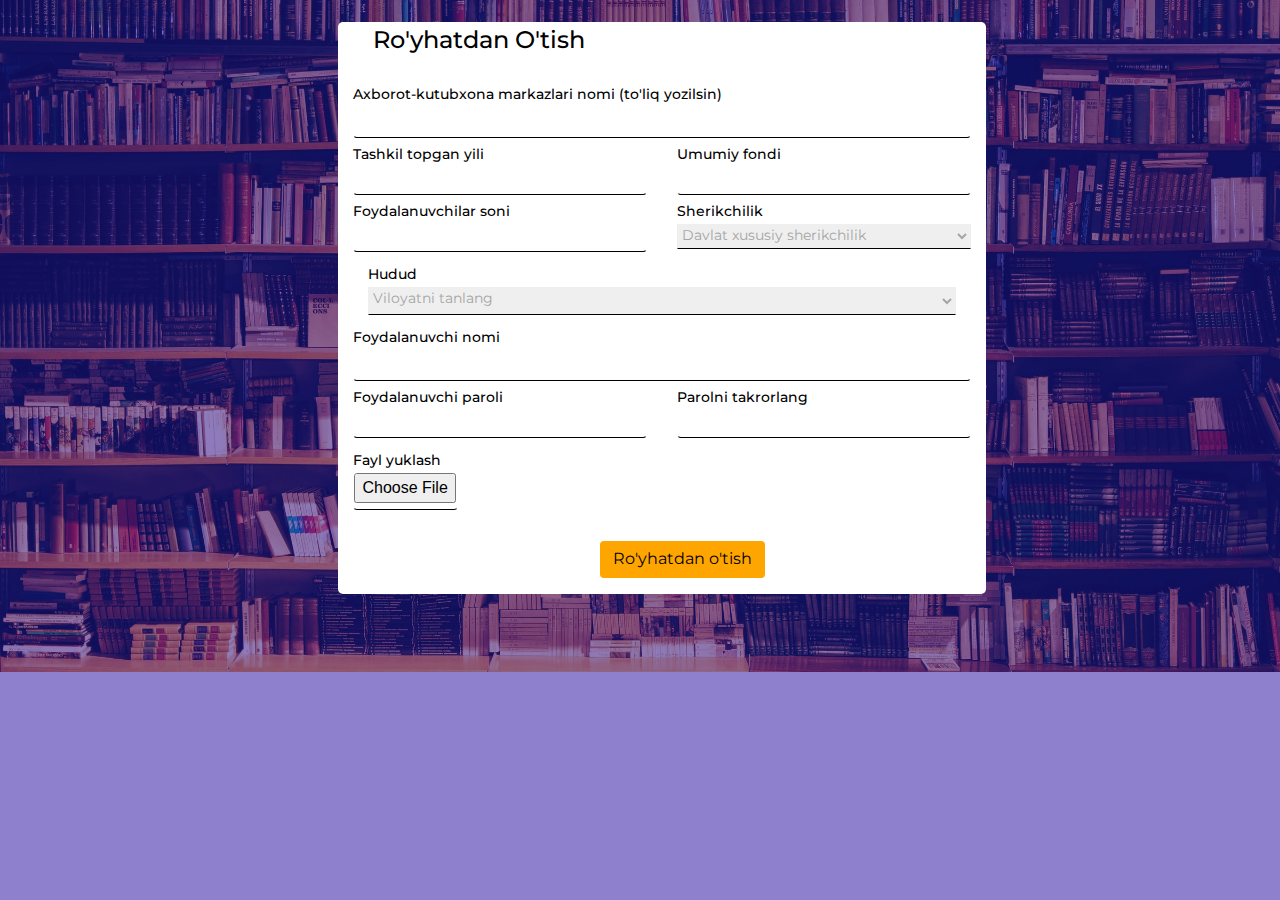
<file: index copy.html>
<!doctype html>
<html lang="en">
  <head>
    <!-- Required meta tags -->
    <meta charset="utf-8">
    <meta name="viewport" content="width=device-width, initial-scale=1, shrink-to-fit=no">

    <!-- Bootstrap CSS -->
    <link rel="stylesheet" href="https://maxcdn.bootstrapcdn.com/bootstrap/4.0.0/css/bootstrap.min.css" integrity="sha384-Gn5384xqQ1aoWXA+058RXPxPg6fy4IWvTNh0E263XmFcJlSAwiGgFAW/dAiS6JXm" crossorigin="anonymous">
    <link href="https://fonts.googleapis.com/css?family=Montserrat:400,500,600,700&display=swap" rel="stylesheet">

    <style>
      a:hover
      {
        background: rgb(245, 244, 244);
        border-radius: 5px;
      }
      input::placeholder, option
      {
        color:rgb(165, 165, 165) ;
        font-family: 'Montserrat', sans-serif;
        font-size: 80%;
      }
    </style>
    <title>DSC</title>
  </head>
  <body style="background-image: url(assets/images/banner/back1.jpg); background-position: center; background-repeat: no-repeat; background-size: cover; ">
    <div style="width: 100vw; height: 105vh; top: -5%; position: absolute; background-color: rgb(30, 2, 153); opacity: 0.5;"></div>
      <!--img class="img-responsive" src="bg.jpg" style="height: 100%; width: 100%;" /-->
      
        <!--div class="container" style="width: 100%; height: 100%; padding: 25%; ">
            <div class="row">
              <div class="col">
                One of three columns
              </div>
              <div class="col">
                One of three columns
              </div>
            </div>
          </div-->




          <div class="container">
            <div class="row justify-content-md-center" style="margin-top: 2%; margin-left:2%; width: 100%;">
          <div class="col-sm-7 text-left" style="width: 100%; background:rgb(255, 255, 255);  border-radius: 5px;">
            <b style="color: black; font-family: 'Montserrat', sans-serif; padding-left: 20px; padding-top: 20px; font-size: 150%; font-weight: 500;">Ro'yhatdan O'tish</b><br>

            <form>
                  <div class="form-group">
                    <br>
                    <label for="exampleFormControlInput1" style="color: black; font-family: 'Montserrat', sans-serif; font-size: 90%; font-weight: 500; margin-bottom: 0px;">Axborot-kutubxona markazlari nomi (to'liq yozilsin)</label>
                    <input type="text" class="form-control" id="exampleFormControlInput1"  style="border-top-color: transparent; border-left-color: transparent; border-right-color: transparent; border-bottom-color: black;padding: 0px; padding-bottom: 1%;" required>
                    <div class="row">
                        <div class="col">
                            <label for="exampleFormControlInput1" style="color: black; font-family: 'Montserrat', sans-serif; font-size: 90%; font-weight: 500; margin-bottom: 0px;  margin-top: 2%;">Tashkil topgan yili</label>
                            <input type="number" class="form-control" id="exampleFormControlInput1"  style="border-top-color: transparent; border-left-color: transparent; border-right-color: transparent; border-bottom-color: black;padding: 0px; padding-bottom: 1%;" required>
                        </div><div class="col">
                          <label for="exampleFormControlInput1" style="color: black; font-family: 'Montserrat', sans-serif; font-size: 90%; font-weight: 500; margin-bottom: 0px;  margin-top: 2%;">Umumiy fondi</label>
                          <input type="number" class="form-control" id="exampleFormControlInput1"  style="border-top-color: transparent; border-left-color: transparent; border-right-color: transparent; border-bottom-color: black;padding: 0px; padding-bottom: 1%;" required>
                      </div>
                        
                      </div>
                      <div class="row">
                        <div class="col">
                            <label for="exampleFormControlInput1" style="color: black; font-family: 'Montserrat', sans-serif; font-size: 90%; font-weight: 500; margin-bottom: 0px;  margin-top: 2%;">Foydalanuvchilar soni</label>
                            <input type="number" class="form-control" id="exampleFormControlInput1"  style="border-top-color: transparent; border-left-color: transparent; border-right-color: transparent; border-bottom-color: black;padding: 0px; padding-bottom: 1%;" required>
                        </div>  <div class="col">
                          <label for="exampleFormControlInput1" style="color: black; font-family: 'Montserrat', sans-serif; font-size: 90%; font-weight: 500; margin-bottom: 0px;  margin-top: 2%;">Sherikchilik</label>
                          <div class="dropdownS">
                              <select style="border-top-color: transparent; border-left-color: transparent; border-right-color: transparent; border-bottom-color: black; padding: 0px; padding-bottom: 1%; color:rgb(165, 165, 165); font-family: 'Montserrat', sans-serif; font-size: 88%; width: 100%;">
                                  <option value="volvo" style="font-size: 100%; font-family: 'Montserrat', sans-serif;">Davlat xususiy sherikchilik</option>
                                  <option value="saab" style="font-size: 100%; font-family: 'Montserrat', sans-serif;">YAngi bino qurish</option>
                                  <option value="opel" style="font-size: 100%; font-family: 'Montserrat', sans-serif;">Binoni tamirlash</option>
                                  <option value="audi" style="font-size: 100%; font-family: 'Montserrat', sans-serif;">Fondni to'ldirish</option>
                                  <option value="audi" style="font-size: 100%; font-family: 'Montserrat', sans-serif;">Internet</option>
                                  <option value="audi" style="font-size: 100%; font-family: 'Montserrat', sans-serif;">Moddiy texnik tamirlash </option>

                                </select>
                            </div>
                      </div>
                        
                      </div>
                      <div class="col">
                        <label for="exampleFormControlInput1" style="color: black; font-family: 'Montserrat', sans-serif; font-size: 90%; font-weight: 500; margin-bottom: 0px;  margin-top: 2%;">Hudud</label>
                        <div class="dropdownS">
                            <select style="border-top-color: transparent; border-left-color: transparent; border-right-color: transparent; border-bottom-color: black; padding: 0px; padding-bottom: 1%; color:rgb(165, 165, 165); font-family: 'Montserrat', sans-serif; font-size: 88%; width: 100%;">
                                <option value="volvo" style="font-size: 100%; font-family: 'Montserrat', sans-serif;">Viloyatni tanlang</option>
                                <option value="andijon" style="font-size: 100%; font-family: 'Montserrat', sans-serif;">Andijon viloyati</option>
                                <option value="buxoro" style="font-size: 100%; font-family: 'Montserrat', sans-serif;">Buxoro viloyati</option>
                                <option value="fargona" style="font-size: 100%; font-family: 'Montserrat', sans-serif;">Farg'ona viloyati</option>
                                <option value="jizzax" style="font-size: 100%; font-family: 'Montserrat', sans-serif;">Jizzax viloyati</option>
                                <option value="qoraqolpogiston" style="font-size: 100%; font-family: 'Montserrat', sans-serif;">Qoraqolpog'iston Respublikasi</option>
                                <option value="qashqadaryo" style="font-size: 100%; font-family: 'Montserrat', sans-serif;">Qashqadaryo viloyati</option>

                                <option value="samarqand" style="font-size: 100%; font-family: 'Montserrat', sans-serif;">Samarqand viloyati</option>
                                <option value="surxondaryo" style="font-size: 100%; font-family: 'Montserrat', sans-serif;">Surxondaryo viloyati</option>
                                <option value="toshkent_viloyati" style="font-size: 100%; font-family: 'Montserrat', sans-serif;">Toshkent viloyati</option>
                                <option value="toshkent_shahri" style="font-size: 100%; font-family: 'Montserrat', sans-serif;">Toshkent shahri</option>
                                <option value="xorazm" style="font-size: 100%; font-family: 'Montserrat', sans-serif;">Xorazm viloyati</option>
                              </select>
                          </div>
                    </div>
                    <label for="exampleFormControlInput1" style="color: black; font-family: 'Montserrat', sans-serif; font-size: 90%; font-weight: 500; margin-bottom: 0px;  margin-top: 2%;">Foydalanuvchi nomi</label>
                    <input type="text" class="form-control" id="exampleFormControlInput1"  style="border-top-color: transparent; border-left-color: transparent; border-right-color: transparent; border-bottom-color: black;padding: 0px; padding-bottom: 1%;" required>
                    <div class="row">
                      <div class="col">
                          <label for="exampleFormControlInput1" style="color: black; font-family: 'Montserrat', sans-serif; font-size: 90%; font-weight: 500; margin-bottom: 0px;  margin-top: 2%;">Foydalanuvchi paroli</label>
                          <input type="password" class="form-control" id="exampleFormControlInput1"  style="border-top-color: transparent; border-left-color: transparent; border-right-color: transparent; border-bottom-color: black;padding: 0px; padding-bottom: 1%;" required>
                      </div><div class="col">
                        <label for="exampleFormControlInput1" style="color: black; font-family: 'Montserrat', sans-serif; font-size: 90%; font-weight: 500; margin-bottom: 0px;  margin-top: 2%;">Parolni takrorlang</label>
                        <input type="password" class="form-control" id="exampleFormControlInput1"  style="border-top-color: transparent; border-left-color: transparent; border-right-color: transparent; border-bottom-color: black;padding: 0px; padding-bottom: 1%;" required>
                    </div>
                      
                    </div>
                    <div class="row">
                        
                      <div class="col">
                        <label for="exampleFormControlInput1" style="color: black; font-family: 'Montserrat', sans-serif; font-size: 90%; font-weight: 500; margin-bottom: 0px;  margin-top: 2%;">Fayl yuklash</label>
                        <input type="file" class="form-control" id="exampleFormControlInput1"  style="border-top-color: transparent; border-left-color: transparent; border-right-color: transparent; border-bottom-color: black;padding: 0px; padding-bottom: 1%; width: 105px;" required>
                    </div>  
                        </div>
                        <br>
                        
                          <button type="submit" class="btn" style="margin-left: 40%;  background: orange; font-family: 'Montserrat', sans-serif; padding-top: 5px; margin-top: 1%; font-size: 100%;">Ro'yhatdan o'tish</button>
                      </div>
                  </div>

                </form>
          </div>
        </div>
      </div>
    <!-- Optional JavaScript -->
    <!-- jQuery first, then Popper.js, then Bootstrap JS -->
    <script src="https://code.jquery.com/jquery-3.2.1.slim.min.js" integrity="sha384-KJ3o2DKtIkvYIK3UENzmM7KCkRr/rE9/Qpg6aAZGJwFDMVNA/GpGFF93hXpG5KkN" crossorigin="anonymous"></script>
    <script src="https://cdnjs.cloudflare.com/ajax/libs/popper.js/1.12.9/umd/popper.min.js" integrity="sha384-ApNbgh9B+Y1QKtv3Rn7W3mgPxhU9K/ScQsAP7hUibX39j7fakFPskvXusvfa0b4Q" crossorigin="anonymous"></script>
    <script src="https://maxcdn.bootstrapcdn.com/bootstrap/4.0.0/js/bootstrap.min.js" integrity="sha384-JZR6Spejh4U02d8jOt6vLEHfe/JQGiRRSQQxSfFWpi1MquVdAyjUar5+76PVCmYl" crossorigin="anonymous"></script>
  </body>
</html>
</file>
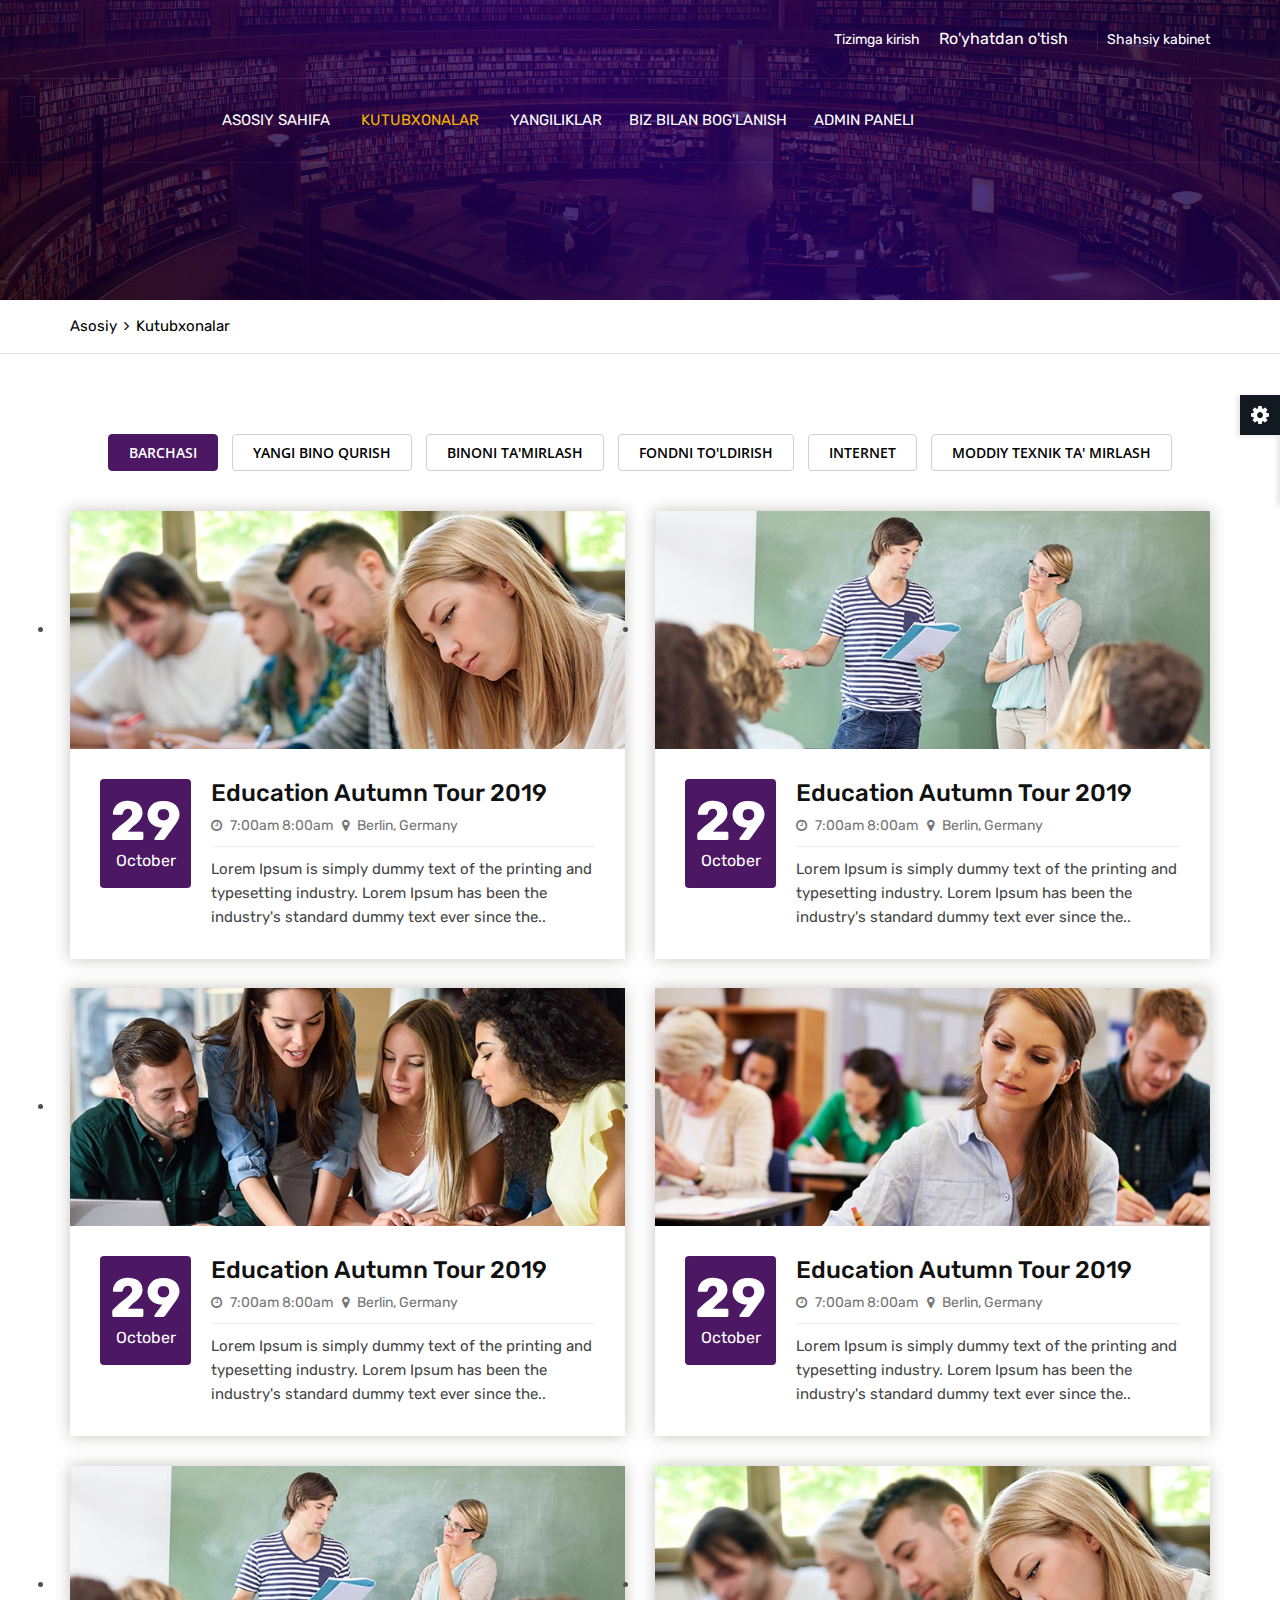
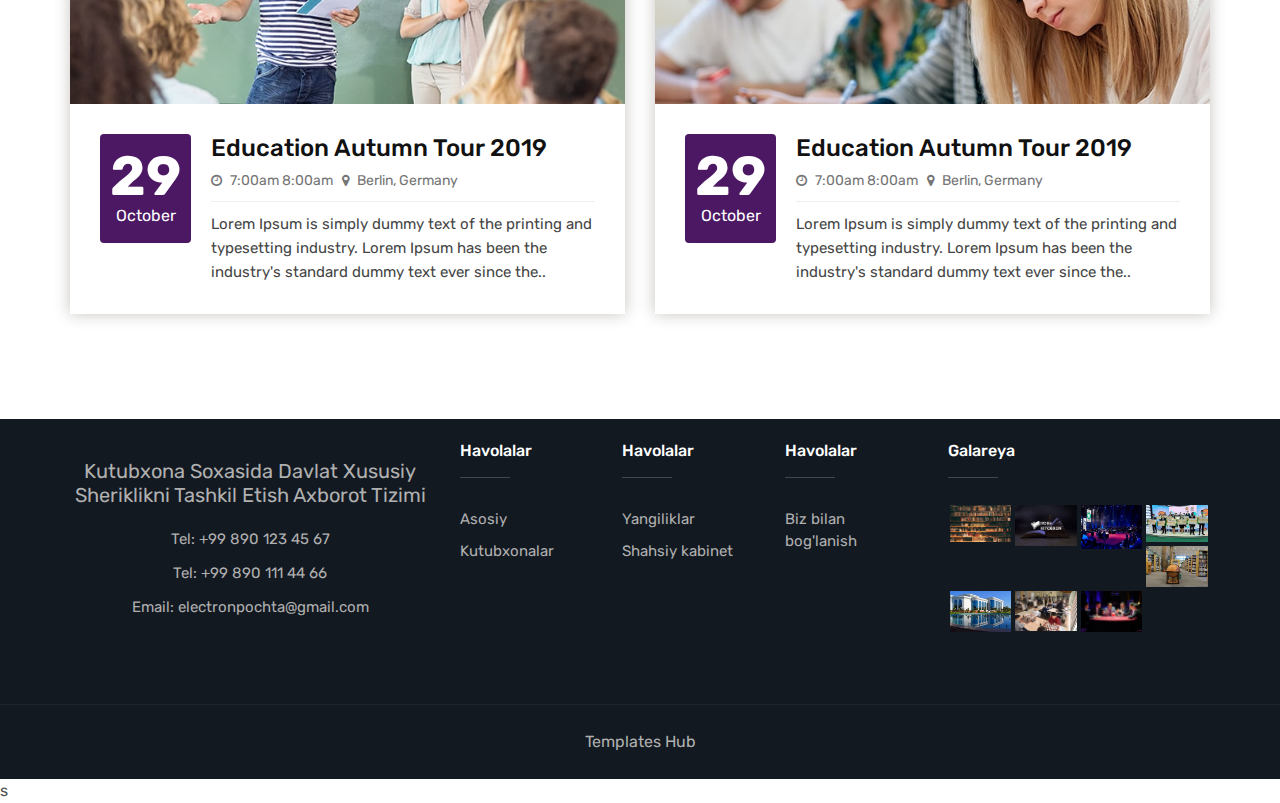
<file: kutubxonalar.html>
<!DOCTYPE html>
<html lang="en">
  <head>
    <!-- META ============================================= -->
    <meta charset="utf-8" />
    <meta http-equiv="X-UA-Compatible" content="IE=edge" />
    <meta name="keywords" content="" />
    <meta name="author" content="" />
    <meta name="robots" content="" />

    <!-- DESCRIPTION -->
    <meta name="description" content="EduChamp : Education HTML Template" />

    <!-- OG -->
    <meta property="og:title" content="EduChamp : Education HTML Template" />
    <meta
      property="og:description"
      content="EduChamp : Education HTML Template"
    />
    <meta property="og:image" content="" />
    <meta name="format-detection" content="telephone=no" />

    <!-- FAVICONS ICON ============================================= -->

    <!-- PAGE TITLE HERE ============================================= -->
    <title>EduChamp : Education HTML Template</title>

    <!-- MOBILE SPECIFIC ============================================= -->
    <meta name="viewport" content="width=device-width, initial-scale=1" />

    <!--[if lt IE 9]>
      <script src="assets/js/html5shiv.min.js"></script>
      <script src="assets/js/respond.min.js"></script>
    <![endif]-->

    <!-- All PLUGINS CSS ============================================= -->
    <link rel="stylesheet" type="text/css" href="assets/css/assets.css" />

    <!-- TYPOGRAPHY ============================================= -->
    <link rel="stylesheet" type="text/css" href="assets/css/typography.css" />

    <!-- SHORTCODES ============================================= -->
    <link
      rel="stylesheet"
      type="text/css"
      href="assets/css/shortcodes/shortcodes.css"
    />

    <!-- STYLESHEETS ============================================= -->
    <link rel="stylesheet" type="text/css" href="assets/css/style.css" />
    <link
      class="skin"
      rel="stylesheet"
      type="text/css"
      href="assets/css/color/color-1.css"
    />

    <style>
      .dropbtn {
        background-color: rgb(0, 0, 0, 0);
        color: white;
        padding: 16px;
        font-size: 16px;
        border: none;
        cursor: pointer;
      }

      /* .dropbtn:hover,
      .dropbtn:focus {
        background-color: #2980b9;
      } */

      .dropdown {
        position: relative;
        display: inline-block;
      }

      .dropdown-content {
        display: none;
        position: absolute;
        background-color: #f1f1f1;
        min-width: 160px;
        overflow: auto;
        box-shadow: 0px 8px 16px 0px rgba(0, 0, 0, 0.2);
        z-index: 1;
      }

      .dropdown-content a {
        color: black;
        padding: 12px 16px;
        text-decoration: none;
        display: block;
      }

      .dropdown a:hover {
        background-color: #ddd;
      }

      .show {
        display: block;
      }
    </style>
    <script>
      /* When the user clicks on the button, 
      toggle between hiding and showing the dropdown content */
      function myFunction() {
        document.getElementById("myDropdown").classList.toggle("show");
      }

      // Close the dropdown if the user clicks outside of it
      window.onclick = function (event) {
        if (!event.target.matches(".dropbtn")) {
          var dropdowns = document.getElementsByClassName("dropdown-content");
          var i;
          for (i = 0; i < dropdowns.length; i++) {
            var openDropdown = dropdowns[i];
            if (openDropdown.classList.contains("show")) {
              openDropdown.classList.remove("show");
            }
          }
        }
      };
    </script>
  </head>
  <body id="bg">
    <div class="page-wraper">
      <div id="loading-icon-bx"></div>
      <!-- Header Top ==== -->
      <header class="header rs-nav header-transparent">
        <div class="top-bar">
          <div class="container">
            <div class="row d-flex justify-content-between">
              <div class="topbar-left"></div>
              <div class="topbar-right">
                <ul>
                  <li><a href="login.html">Tizimga kirish</a></li>
                  <div class="dropdown">
                    <button onclick="myFunction()" class="dropbtn">
                      Ro'yhatdan o'tish
                    </button>
                    <div id="myDropdown" class="dropdown-content">
                      <a href="register.html" target="_blank"
                        >Kutubxona sifatida</a
                      >
                      <a href="registerTashkilot.html" target="_blank"
                        >Xususiy sektor sifatida
                      </a>
                    </div>
                  </div>

                  <li><a href="#">Shahsiy kabinet</a></li>
                </ul>
              </div>
            </div>
          </div>
        </div>
        <div class="sticky-header navbar-expand-lg">
          <div class="menu-bar clearfix">
            <div class="container clearfix">
              <!-- Header Logo ==== -->
              <!-- ----------------------------Logo qo'yaman--------------------- -->
              <div class="menu-logo"></div>
              <!-- Mobile Nav Button ==== -->
              <button
                class="navbar-toggler collapsed menuicon justify-content-end"
                type="button"
                data-toggle="collapse"
                data-target="#menuDropdown"
                aria-controls="menuDropdown"
                aria-expanded="false"
                aria-label="Toggle navigation"
              >
                <span></span>
                <span></span>
                <span></span>
              </button>

              <div
                class="menu-links navbar-collapse collapse justify-content-start"
                id="menuDropdown"
              >
                <ul class="nav navbar-nav">
                  <li>
                    <a href="index.html">Asosiy sahifa <i class="fa"></i></a>
                  </li>
                  <li class="active">
                    <a href="#">Kutubxonalar <i class="fa"></i></a>
                  </li>

                  <li class="nav-dashboard a yangiliklar">
                    <a href="news.html">Yangiliklar<i class="fa"></i></a>
                  </li>

                  <li class="nav-dashboard contacts">
                    <a href="#">Biz bilan bog'lanish<i class="fa"></i></a>
                  </li>

                  <li class="nav-dashboard">
                    <a href="#">Admin Paneli<i class="fa"></i></a>
                  </li>
                </ul>
              </div>
              <!-- Navigation Menu END ==== -->
            </div>
          </div>
        </div>
      </header>
      <!-- Header Top END ==== -->

      <!-- ----------------------------------------------------------------- -->

      <!-- shu yerga yoz -->
      <div class="page-content bg-white">
        <!-- inner page banner -->
        <div
          class="page-banner ovbl-dark"
          style="background-image: url(assets/images/banner/back2.jpg)"
        >
          <div class="container"></div>
        </div>
        <!-- Breadcrumb row -->
        <div class="breadcrumb-row">
          <div class="container">
            <ul class="list-inline">
              <li><a href="index.html">Asosiy</a></li>
              <li>Kutubxonalar</li>
            </ul>
          </div>
        </div>
        <!-- header END ==== -->
        <!-- Content -->

        <!-- Breadcrumb row END -->
        <!-- contact area -->
        <div class="content-block">
          <!-- Portfolio  -->
          <div class="section-area section-sp1 gallery-bx">
            <div class="container">
              <div class="feature-filters clearfix center m-b40">
                <ul class="filters" data-toggle="buttons">
                  <li data-filter="" class="btn active">
                    <input type="radio" />
                    <a href="#"><span>Barchasi</span></a>
                  </li>
                  <li data-filter="happening" class="btn">
                    <input type="radio" />
                    <a href="#"><span>Yangi bino qurish</span></a>
                  </li>
                  <li data-filter="upcoming" class="btn">
                    <input type="radio" />
                    <a href="#"><span>Binoni ta'mirlash</span></a>
                  </li>
                  <li data-filter="expired" class="btn">
                    <input type="radio" />
                    <a href="#"><span>Fondni to'ldirish</span></a>
                  </li>
                  <li data-filter="expired" class="btn">
                    <input type="radio" />
                    <a href="#"><span>Internet</span></a>
                  </li>
                  <li data-filter="expired" class="btn">
                    <input type="radio" />
                    <a href="#"><span>Moddiy texnik ta' mirlash</span></a>
                  </li>
                </ul>
              </div>
              <div class="clearfix">
                <ul id="masonry" class="ttr-gallery-listing magnific-image row">
                  <li class="action-card col-lg-6 col-md-6 col-sm-12 happening">
                    <div class="event-bx m-b30">
                      <div class="action-box">
                        <img src="assets/images/event/pic1.jpg" alt="" />
                      </div>
                      <div class="info-bx d-flex">
                        <div>
                          <div class="event-time">
                            <div class="event-date">29</div>
                            <div class="event-month">October</div>
                          </div>
                        </div>
                        <div class="event-info">
                          <h4 class="event-title">
                            <a href="#">Education Autumn Tour 2019</a>
                          </h4>
                          <ul class="media-post">
                            <li>
                              <a href="#"
                                ><i class="fa fa-clock-o"></i> 7:00am 8:00am</a
                              >
                            </li>
                            <li>
                              <a href="#"
                                ><i class="fa fa-map-marker"></i> Berlin,
                                Germany</a
                              >
                            </li>
                          </ul>
                          <p>
                            Lorem Ipsum is simply dummy text of the printing and
                            typesetting industry. Lorem Ipsum has been the
                            industry's standard dummy text ever since the..
                          </p>
                        </div>
                      </div>
                    </div>
                  </li>
                  <li class="action-card col-lg-6 col-md-6 col-sm-12 upcoming">
                    <div class="event-bx m-b30">
                      <div class="action-box">
                        <img src="assets/images/event/pic2.jpg" alt="" />
                      </div>
                      <div class="info-bx d-flex">
                        <div>
                          <div class="event-time">
                            <div class="event-date">29</div>
                            <div class="event-month">October</div>
                          </div>
                        </div>
                        <div class="event-info">
                          <h4 class="event-title">
                            <a href="#">Education Autumn Tour 2019</a>
                          </h4>
                          <ul class="media-post">
                            <li>
                              <a href="#"
                                ><i class="fa fa-clock-o"></i> 7:00am 8:00am</a
                              >
                            </li>
                            <li>
                              <a href="#"
                                ><i class="fa fa-map-marker"></i> Berlin,
                                Germany</a
                              >
                            </li>
                          </ul>
                          <p>
                            Lorem Ipsum is simply dummy text of the printing and
                            typesetting industry. Lorem Ipsum has been the
                            industry's standard dummy text ever since the..
                          </p>
                        </div>
                      </div>
                    </div>
                  </li>
                  <li class="action-card col-lg-6 col-md-6 col-sm-12 upcoming">
                    <div class="event-bx m-b30">
                      <div class="action-box">
                        <img src="assets/images/event/pic3.jpg" alt="" />
                      </div>
                      <div class="info-bx d-flex">
                        <div>
                          <div class="event-time">
                            <div class="event-date">29</div>
                            <div class="event-month">October</div>
                          </div>
                        </div>
                        <div class="event-info">
                          <h4 class="event-title">
                            <a href="#">Education Autumn Tour 2019</a>
                          </h4>
                          <ul class="media-post">
                            <li>
                              <a href="#"
                                ><i class="fa fa-clock-o"></i> 7:00am 8:00am</a
                              >
                            </li>
                            <li>
                              <a href="#"
                                ><i class="fa fa-map-marker"></i> Berlin,
                                Germany</a
                              >
                            </li>
                          </ul>
                          <p>
                            Lorem Ipsum is simply dummy text of the printing and
                            typesetting industry. Lorem Ipsum has been the
                            industry's standard dummy text ever since the..
                          </p>
                        </div>
                      </div>
                    </div>
                  </li>
                  <li class="action-card col-lg-6 col-md-6 col-sm-12 happening">
                    <div class="event-bx m-b30">
                      <div class="action-box">
                        <img src="assets/images/event/pic4.jpg" alt="" />
                      </div>
                      <div class="info-bx d-flex">
                        <div>
                          <div class="event-time">
                            <div class="event-date">29</div>
                            <div class="event-month">October</div>
                          </div>
                        </div>
                        <div class="event-info">
                          <h4 class="event-title">
                            <a href="#">Education Autumn Tour 2019</a>
                          </h4>
                          <ul class="media-post">
                            <li>
                              <a href="#"
                                ><i class="fa fa-clock-o"></i> 7:00am 8:00am</a
                              >
                            </li>
                            <li>
                              <a href="#"
                                ><i class="fa fa-map-marker"></i> Berlin,
                                Germany</a
                              >
                            </li>
                          </ul>
                          <p>
                            Lorem Ipsum is simply dummy text of the printing and
                            typesetting industry. Lorem Ipsum has been the
                            industry's standard dummy text ever since the..
                          </p>
                        </div>
                      </div>
                    </div>
                  </li>
                  <li class="action-card col-lg-6 col-md-6 col-sm-12 expired">
                    <div class="event-bx m-b30">
                      <div class="action-box">
                        <img src="assets/images/event/pic2.jpg" alt="" />
                      </div>
                      <div class="info-bx d-flex">
                        <div>
                          <div class="event-time">
                            <div class="event-date">29</div>
                            <div class="event-month">October</div>
                          </div>
                        </div>
                        <div class="event-info">
                          <h4 class="event-title">
                            <a href="#">Education Autumn Tour 2019</a>
                          </h4>
                          <ul class="media-post">
                            <li>
                              <a href="#"
                                ><i class="fa fa-clock-o"></i> 7:00am 8:00am</a
                              >
                            </li>
                            <li>
                              <a href="#"
                                ><i class="fa fa-map-marker"></i> Berlin,
                                Germany</a
                              >
                            </li>
                          </ul>
                          <p>
                            Lorem Ipsum is simply dummy text of the printing and
                            typesetting industry. Lorem Ipsum has been the
                            industry's standard dummy text ever since the..
                          </p>
                        </div>
                      </div>
                    </div>
                  </li>
                  <li class="action-card col-lg-6 col-md-6 col-sm-12 happening">
                    <div class="event-bx m-b30">
                      <div class="action-box">
                        <img src="assets/images/event/pic1.jpg" alt="" />
                      </div>
                      <div class="info-bx d-flex">
                        <div>
                          <div class="event-time">
                            <div class="event-date">29</div>
                            <div class="event-month">October</div>
                          </div>
                        </div>
                        <div class="event-info">
                          <h4 class="event-title">
                            <a href="#">Education Autumn Tour 2019</a>
                          </h4>
                          <ul class="media-post">
                            <li>
                              <a href="#"
                                ><i class="fa fa-clock-o"></i> 7:00am 8:00am</a
                              >
                            </li>
                            <li>
                              <a href="#"
                                ><i class="fa fa-map-marker"></i> Berlin,
                                Germany</a
                              >
                            </li>
                          </ul>
                          <p>
                            Lorem Ipsum is simply dummy text of the printing and
                            typesetting industry. Lorem Ipsum has been the
                            industry's standard dummy text ever since the..
                          </p>
                        </div>
                      </div>
                    </div>
                  </li>
                </ul>
              </div>
            </div>
          </div>
        </div>
        <!-- contact area END -->
      </div>
      <!-- Content END-->
      <!-- Footer ==== -->
      <footer>
        <div class="footer-top" style="padding-top: 20px">
          <div class="container">
            <div class="row">
              <div class="col-lg-4 col-md-12 col-sm-12 footer-col-4">
                <div class="widget">
                  <!-- <h5 class="footer-title">Sign Up For A Newsletter</h5> -->
                  <p
                    class="text-capitalize m-b20"
                    style="
                      text-align: center;
                      font-size: 20px;
                      margin: 20px auto;
                    "
                  >
                    Kutubxona soxasida davlat xususiy sheriklikni tashkil etish
                    axborot tizimi
                  </p>
                  <p style="text-align: center; margin: 10px auto">
                    Tel: +99 890 123 45 67
                  </p>
                  <p style="text-align: center; margin: 10px auto">
                    Tel: +99 890 111 44 66
                  </p>
                  <p style="text-align: center; margin: 10px auto">
                    Email: electronpochta@gmail.com
                  </p>
                </div>
              </div>
              <div class="col-12 col-lg-5 col-md-7 col-sm-12">
                <div class="row">
                  <div class="col-4 col-lg-4 col-md-4 col-sm-4">
                    <div class="widget footer_widget">
                      <h5 class="footer-title">Havolalar</h5>
                      <ul>
                        <li><a href="#">Asosiy</a></li>
                        <li><a href="#">Kutubxonalar</a></li>
                      </ul>
                    </div>
                  </div>
                  <div class="col-4 col-lg-4 col-md-4 col-sm-4">
                    <div class="widget footer_widget">
                      <h5 class="footer-title">Havolalar</h5>
                      <ul>
                        <li><a href="news.html">Yangiliklar</a></li>
                        <li><a href="#">Shahsiy kabinet</a></li>
                      </ul>
                    </div>
                  </div>
                  <div class="col-4 col-lg-4 col-md-4 col-sm-4">
                    <div class="widget footer_widget">
                      <h5 class="footer-title">Havolalar</h5>
                      <ul>
                        <li>
                          <a href="bizBilanBog'lanish.html"
                            >Biz bilan bog'lanish</a
                          >
                        </li>
                      </ul>
                    </div>
                  </div>
                </div>
              </div>
              <div class="col-12 col-lg-3 col-md-5 col-sm-12 footer-col-4">
                <div class="widget widget_gallery gallery-grid-4">
                  <h5 class="footer-title">Galareya</h5>
                  <ul class="magnific-image">
                    <li>
                      <a
                        href="assets/images/banner/back1.jpg"
                        class="magnific-anchor"
                        ><img src="assets/images/banner/back1.jpg" alt=""
                      /></a>
                    </li>
                    <li>
                      <a
                        href="assets/images/banner/yoshkitobxon.jpg"
                        class="magnific-anchor"
                        ><img
                          src="assets/images/banner/yoshkitobxon.jpg"
                          alt=""
                      /></a>
                    </li>
                    <li>
                      <a
                        href="assets/images/banner/zakovat.jpeg"
                        class="magnific-anchor"
                        ><img src="assets/images/banner/zakovat.jpeg" alt=""
                      /></a>
                    </li>
                    <li>
                      <a
                        href="assets/images/banner/alimpiyada.jpg"
                        class="magnific-anchor"
                        ><img src="assets/images/banner/alimpiyada.jpg" alt=""
                      /></a>
                    </li>
                    <li>
                      <a
                        href="assets/images/banner/milliykutubxonakitob1.jpg"
                        class="magnific-anchor"
                        ><img
                          src="assets/images/banner/milliykutubxonakitob1.jpg"
                          alt=""
                      /></a>
                    </li>
                    <li>
                      <a
                        href="assets/images/banner/milliykutubxona.jpg"
                        class="magnific-anchor"
                        ><img
                          src="assets/images/banner/milliykutubxona.jpg"
                          alt=""
                      /></a>
                    </li>
                    <li>
                      <a
                        href="assets/images/banner/shahmat.jpeg"
                        class="magnific-anchor"
                        ><img src="assets/images/banner/shahmat.jpeg" alt=""
                      /></a>
                    </li>
                    <li>
                      <a
                        href="assets/images/banner/zakovat2.jpeg"
                        class="magnific-anchor"
                        ><img src="assets/images/banner/zakovat2.jpeg" alt=""
                      /></a>
                    </li>
                  </ul>
                </div>
              </div>
            </div>
          </div>
        </div>
        <div class="footer-bottom">
          <div class="container">
            <div class="row">
              <div class="col-lg-12 col-md-12 col-sm-12 text-center">
                <a target="_blank" href="https://www.templateshub.net"
                  >Templates Hub</a
                >
              </div>
            </div>
          </div>
        </div>
      </footer>
      <!-- Footer END ==== -->
      <button class="back-to-top fa fa-chevron-up"></button>
    </div>
    <!-- External JavaScripts -->
    <script src="assets/js/jquery.min.js"></script>
    <script src="assets/vendors/bootstrap/js/popper.min.js"></script>
    <script src="assets/vendors/bootstrap/js/bootstrap.min.js"></script>
    <script src="assets/vendors/bootstrap-select/bootstrap-select.min.js"></script>
    <script src="assets/vendors/bootstrap-touchspin/jquery.bootstrap-touchspin.js"></script>
    <script src="assets/vendors/magnific-popup/magnific-popup.js"></script>
    <script src="assets/vendors/counter/waypoints-min.js"></script>
    <script src="assets/vendors/counter/counterup.min.js"></script>
    <script src="assets/vendors/imagesloaded/imagesloaded.js"></script>
    <script src="assets/vendors/masonry/masonry.js"></script>
    <script src="assets/vendors/masonry/filter.js"></script>
    <script src="assets/vendors/owl-carousel/owl.carousel.js"></script>
    <script src="assets/js/functions.js"></script>
    <script src="assets/js/contact.js"></script>
    <script src="assets/vendors/switcher/switcher.js"></script>
  </body>
  s
</html>
</file>
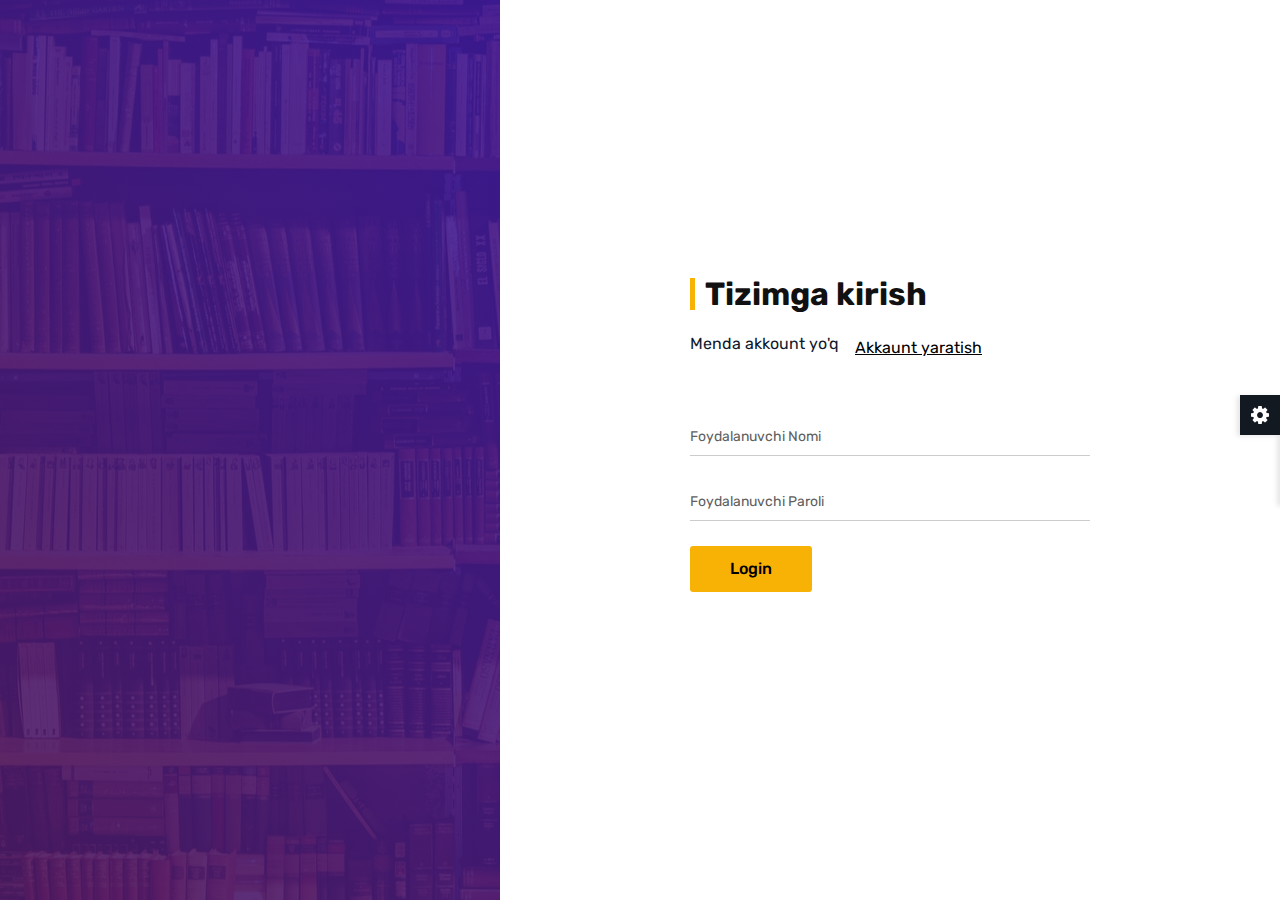
<file: login.html>
<!DOCTYPE html>
<html lang="en">
  <head>
    <!-- META ============================================= -->
    <meta charset="utf-8" />
    <meta http-equiv="X-UA-Compatible" content="IE=edge" />
    <meta name="keywords" content="" />
    <meta name="author" content="" />
    <meta name="robots" content="" />

    <!-- DESCRIPTION -->
    <meta name="description" content="EduChamp : Education HTML Template" />

    <!-- OG -->
    <meta property="og:title" content="EduChamp : Education HTML Template" />
    <meta
      property="og:description"
      content="EduChamp : Education HTML Template"
    />
    <meta property="og:image" content="" />
    <meta name="format-detection" content="telephone=no" />

    <!-- FAVICONS ICON ============================================= -->
   

    <!-- PAGE TITLE HERE ============================================= -->
    <title>EduChamp : Education HTML Template</title>

    <!-- MOBILE SPECIFIC ============================================= -->
    <meta name="viewport" content="width=device-width, initial-scale=1" />

    <!--[if lt IE 9]>
      <script src="assets/js/html5shiv.min.js"></script>
      <script src="assets/js/respond.min.js"></script>
    <![endif]-->

    <!-- All PLUGINS CSS ============================================= -->
    <link rel="stylesheet" type="text/css" href="assets/css/assets.css" />

    <!-- TYPOGRAPHY ============================================= -->
    <link rel="stylesheet" type="text/css" href="assets/css/typography.css" />

    <!-- SHORTCODES ============================================= -->
    <link
      rel="stylesheet"
      type="text/css"
      href="assets/css/shortcodes/shortcodes.css"
    />

    <!-- STYLESHEETS ============================================= -->
    <link rel="stylesheet" type="text/css" href="assets/css/style.css" />
    <link
      class="skin"
      rel="stylesheet"
      type="text/css"
      href="assets/css/color/color-1.css"
    />
    <style>
      .dropbtn {
        background-color: rgb(0, 0, 0, 0);
        color: white;
        padding: 16px;
        font-size: 16px;
        border: none;
        cursor: pointer;
      }

      /* .dropbtn:hover,
      .dropbtn:focus {
        background-color: #2980b9;
      } */

      .dropdown {
        position: relative;
        display: inline-block;
      }

      .dropdown-content {
        display: none;
        position: absolute;
        background-color: #f1f1f1;
        min-width: 160px;
        overflow: auto;
        box-shadow: 0px 8px 16px 0px rgba(0, 0, 0, 0.2);
        z-index: 1;
      }

      .dropdown-content a {
        color: black;
        padding: 12px 16px;
        text-decoration: none;
        display: block;
      }

      .dropdown a:hover {
        background-color: #ddd;
      }

      .show {
        display: block;
      }
    </style>
    <script>
      /* When the user clicks on the button, 
      toggle between hiding and showing the dropdown content */
      function myFunction() {
        document.getElementById("myDropdown").classList.toggle("show");
      }

      // Close the dropdown if the user clicks outside of it
      window.onclick = function (event) {
        if (!event.target.matches(".dropbtn")) {
          var dropdowns = document.getElementsByClassName("dropdown-content");
          var i;
          for (i = 0; i < dropdowns.length; i++) {
            var openDropdown = dropdowns[i];
            if (openDropdown.classList.contains("show")) {
              openDropdown.classList.remove("show");
            }
          }
        }
      };
    </script>
  </head>
  <body id="bg">
    <div class="page-wraper">
      <div id="loading-icon-bx"></div>
      <div class="account-form">
        <div
          class="account-head"
          style="background-image: url(assets/images/banner/back1.jpg)"
        ></div>
        <div class="account-form-inner">
          <div class="account-container">
            <div class="heading-bx left">
              <h2 class="title-head">Tizimga kirish<span></span></h2>
              <div style="display: flex">
                <p>Menda akkount yo'q</p>
                <!-- <a href="register.html"> Akkount yaratish</a> -->
                <div class="dropdown">
                  <button
                    onclick="myFunction()"
                    class="dropbtn"
                    style="color: black; text-decoration: underline"
                  >
                    Akkaunt yaratish
                  </button>
                  <div id="myDropdown" class="dropdown-content">
                    <a href="register.html" target="_blank"
                      >Kutubxona sifatida</a
                    >
                    <a href="registerTashkilot.html" target="_blank"
                      >Xususiy sektor sifatida
                    </a>
                  </div>
                </div>
              </div>
            </div>
            <form class="contact-bx">
              <div class="row placeani">
                <div class="col-lg-12">
                  <div class="form-group">
                    <div class="input-group">
                      <label>Foydalanuvchi Nomi</label>
                      <input
                        name="dzName"
                        type="text"
                        required=""
                        class="form-control"
                      />
                    </div>
                  </div>
                </div>
                <div class="col-lg-12">
                  <div class="form-group">
                    <div class="input-group">
                      <label>Foydalanuvchi Paroli</label>
                      <input
                        name="dzEmail"
                        type="password"
                        class="form-control"
                        required=""
                      />
                    </div>
                  </div>
                </div>

                <div class="col-lg-12 m-b30">
                  <button
                    name="submit"
                    type="submit"
                    value="Submit"
                    class="btn button-md"
                  >
                    Login
                  </button>
                </div>
              </div>
            </form>
          </div>
        </div>
      </div>
    </div>
    <!-- External JavaScripts -->
    <script src="assets/js/jquery.min.js"></script>
    <script src="assets/vendors/bootstrap/js/popper.min.js"></script>
    <script src="assets/vendors/bootstrap/js/bootstrap.min.js"></script>
    <script src="assets/vendors/bootstrap-select/bootstrap-select.min.js"></script>
    <script src="assets/vendors/bootstrap-touchspin/jquery.bootstrap-touchspin.js"></script>
    <script src="assets/vendors/magnific-popup/magnific-popup.js"></script>
    <script src="assets/vendors/counter/waypoints-min.js"></script>
    <script src="assets/vendors/counter/counterup.min.js"></script>
    <script src="assets/vendors/imagesloaded/imagesloaded.js"></script>
    <script src="assets/vendors/masonry/masonry.js"></script>
    <script src="assets/vendors/masonry/filter.js"></script>
    <script src="assets/vendors/owl-carousel/owl.carousel.js"></script>
    <script src="assets/js/functions.js"></script>
    <script src="assets/js/contact.js"></script>
    <script src="assets/vendors/switcher/switcher.js"></script>
  </body>
</html>
</file>
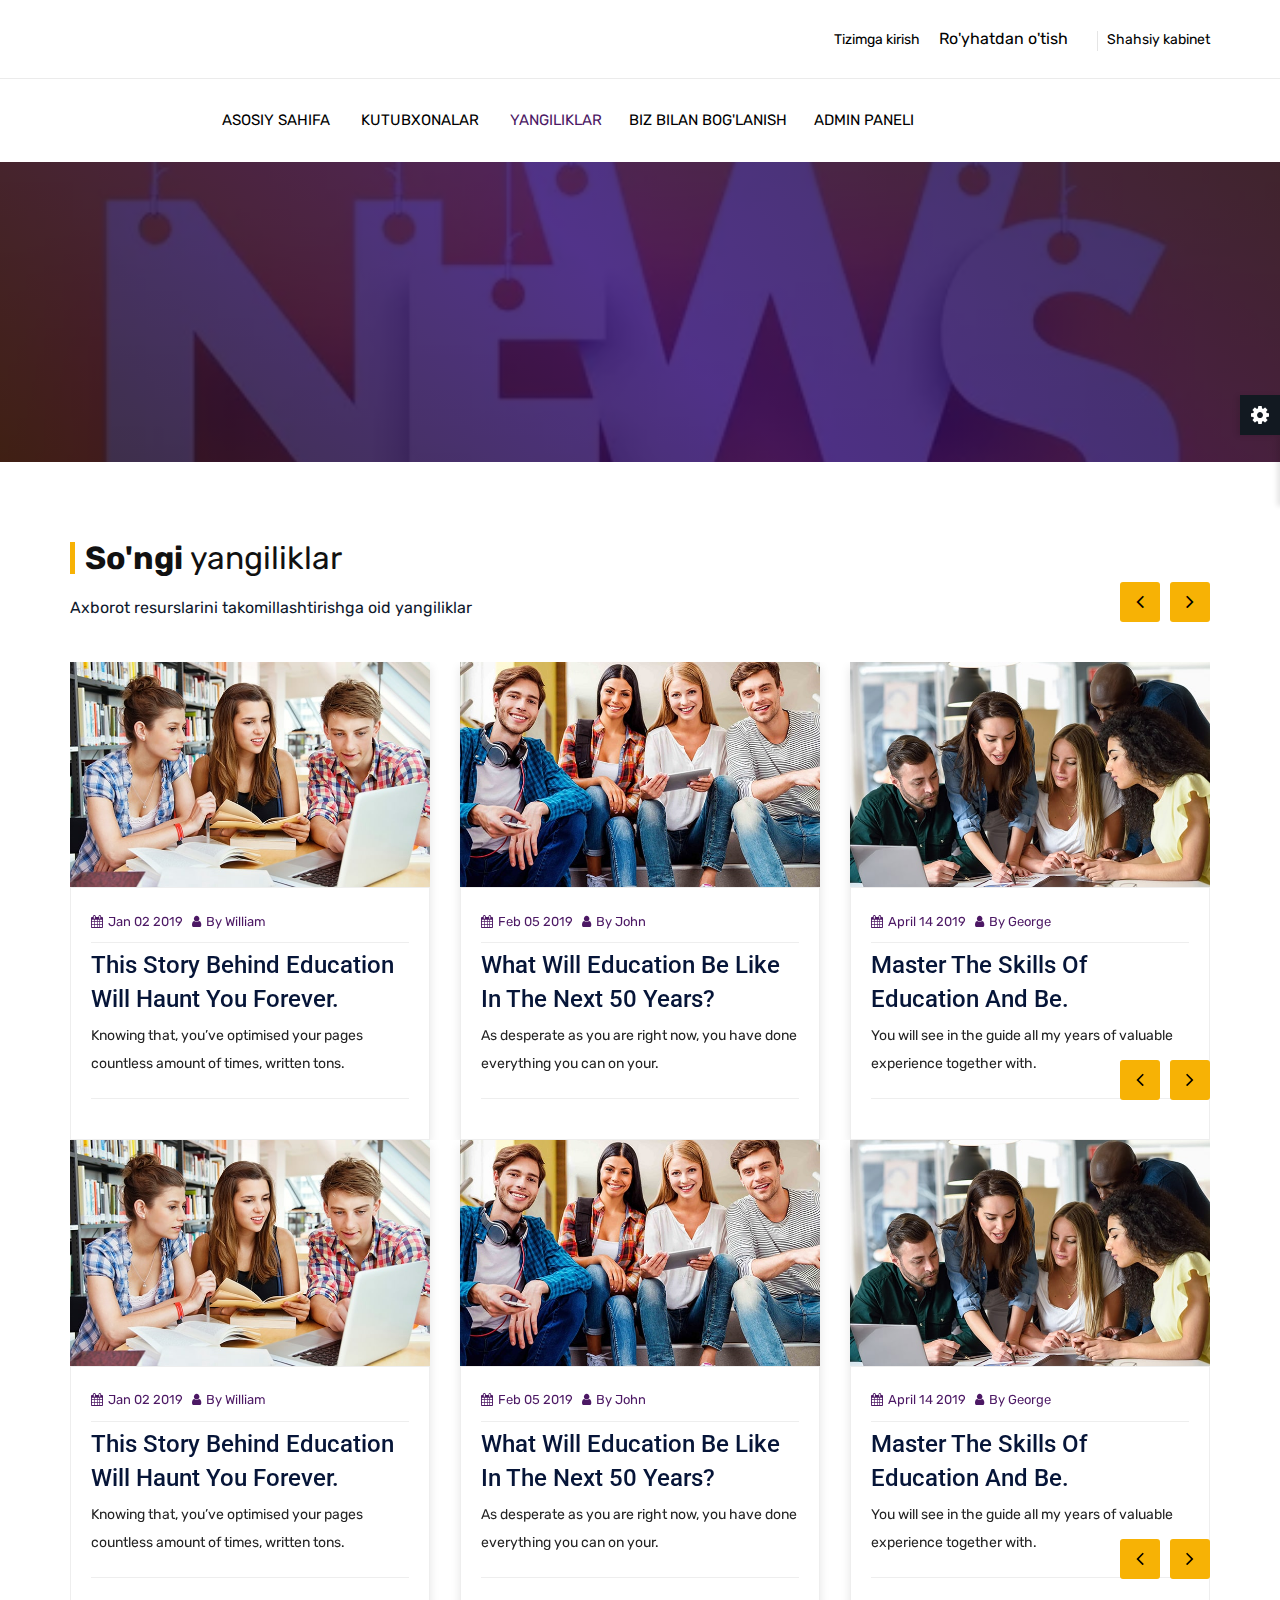
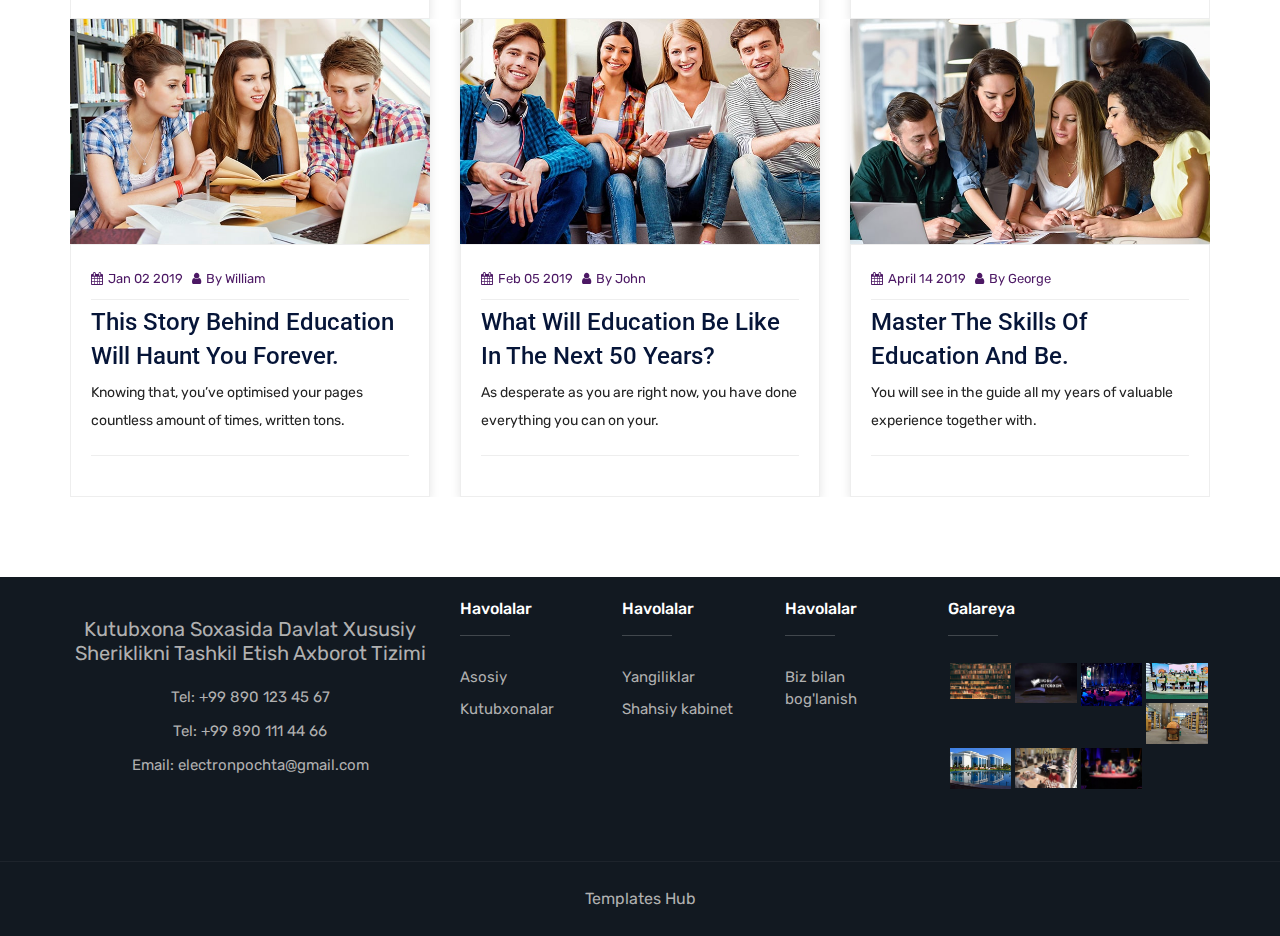
<file: news.html>
<!DOCTYPE html>
<html lang="en">
  <head>
    <!-- META ============================================= -->
    <meta charset="utf-8" />
    <meta http-equiv="X-UA-Compatible" content="IE=edge" />
    <meta name="keywords" content="" />
    <meta name="author" content="" />
    <meta name="robots" content="" />

    <!-- DESCRIPTION -->
    <meta name="description" content="EduChamp : Education HTML Template" />

    <!-- OG -->
    <meta property="og:title" content="EduChamp : Education HTML Template" />
    <meta
      property="og:description"
      content="EduChamp : Education HTML Template"
    />
    <meta property="og:image" content="" />
    <meta name="format-detection" content="telephone=no" />

    <!-- FAVICONS ICON ============================================= -->

    <!-- PAGE TITLE HERE ============================================= -->
    <title>
      Kutubxona sohasida davlat xususiy sheriklikni tashkillashtirish axborot
      tizimi
    </title>

    <!-- MOBILE SPECIFIC ============================================= -->
    <meta name="viewport" content="width=device-width, initial-scale=1" />

    <!--[if lt IE 9]>
      <script src="assets/js/html5shiv.min.js"></script>
      <script src="assets/js/respond.min.js"></script>
    <![endif]-->

    <!-- All PLUGINS CSS ============================================= -->
    <link rel="stylesheet" type="text/css" href="assets/css/assets.css" />

    <!-- TYPOGRAPHY ============================================= -->
    <link rel="stylesheet" type="text/css" href="assets/css/typography.css" />

    <!-- SHORTCODES ============================================= -->
    <link
      rel="stylesheet"
      type="text/css"
      href="assets/css/shortcodes/shortcodes.css"
    />

    <!-- STYLESHEETS ============================================= -->
    <link rel="stylesheet" type="text/css" href="assets/css/style.css" />
    <link
      class="skin"
      rel="stylesheet"
      type="text/css"
      href="assets/css/color/color-1.css"
    />

    <!-- REVOLUTION SLIDER CSS ============================================= -->
    <link
      rel="stylesheet"
      type="text/css"
      href="assets/vendors/revolution/css/layers.css"
    />
    <link
      rel="stylesheet"
      type="text/css"
      href="assets/vendors/revolution/css/settings.css"
    />
    <link
      rel="stylesheet"
      type="text/css"
      href="assets/vendors/revolution/css/navigation.css"
    />
    <!-- REVOLUTION SLIDER END -->
    <style>
      .dropbtn {
        background-color: rgb(0, 0, 0, 0);
        color: white;
        padding: 16px;
        font-size: 16px;
        border: none;
        cursor: pointer;
      }

      /* .dropbtn:hover,
      .dropbtn:focus {
        background-color: #2980b9;
      } */

      .dropdown {
        position: relative;
        display: inline-block;
      }

      .dropdown-content {
        display: none;
        position: absolute;
        background-color: #f1f1f1;
        min-width: 160px;
        overflow: auto;
        box-shadow: 0px 8px 16px 0px rgba(0, 0, 0, 0.2);
        z-index: 1;
      }

      .dropdown-content a {
        color: black;
        padding: 12px 16px;
        text-decoration: none;
        display: block;
      }

      .dropdown a:hover {
        background-color: #ddd;
      }

      .show {
        display: block;
      }
    </style>
    <script>
      /* When the user clicks on the button, 
      toggle between hiding and showing the dropdown content */
      function myFunction() {
        document.getElementById("myDropdown").classList.toggle("show");
      }

      // Close the dropdown if the user clicks outside of it
      window.onclick = function (event) {
        if (!event.target.matches(".dropbtn")) {
          var dropdowns = document.getElementsByClassName("dropdown-content");
          var i;
          for (i = 0; i < dropdowns.length; i++) {
            var openDropdown = dropdowns[i];
            if (openDropdown.classList.contains("show")) {
              openDropdown.classList.remove("show");
            }
          }
        }
      };
    </script>
  </head>
  <body id="bg">
    <div class="page-wraper">
      <div id="loading-icon-bx"></div>
      <!-- Header Top ==== -->


       <header class="header rs-nav">
		<div class="top-bar">
			<div class="container">
				<div class="row d-flex justify-content-between">
          <div class="topbar-left"></div>
          <div class="topbar-right">
            <ul>
              <li><a href="login.html">Tizimga kirish</a></li>
              <div class="dropdown">
                <button onclick="myFunction()" class="dropbtn" style="color: black;">
                  Ro'yhatdan o'tish
                </button>
                <div id="myDropdown" class="dropdown-content">
                  <a href="register.html" target="_blank"
                    >Kutubxona sifatida</a
                  >
                  <a href="registerTashkilot.html" target="_blank"
                    >Xususiy sektor sifatida
                  </a>
                </div>
              </div>

              <li><a href="#">Shahsiy kabinet</a></li>
            </ul>
          </div>
        </div>
			</div>
		</div>
    <div class="sticky-header navbar-expand-lg">
      <div class="menu-bar clearfix">
        <div class="container clearfix">
          <!-- Header Logo ==== -->
          <!-- ----------------------------Logo qo'yaman--------------------- -->
          <div class="menu-logo"></div>
          <!-- Mobile Nav Button ==== -->
          <button
            class="navbar-toggler collapsed menuicon justify-content-end"
            type="button"
            data-toggle="collapse"
            data-target="#menuDropdown"
            aria-controls="menuDropdown"
            aria-expanded="false"
            aria-label="Toggle navigation"
          >
            <span></span>
            <span></span>
            <span></span>
          </button>

          <div
            class="menu-links navbar-collapse collapse justify-content-start"
            id="menuDropdown"
          >
            <ul class="nav navbar-nav">
              <li>
                <a href="index.html">Asosiy sahifa <i class="fa"></i></a>
              </li>
              <li>
                <a href="#">Kutubxonalar <i class="fa"></i></a>
              </li>

              <li class="nav-dashboard active yangiliklar">
                <a href="#">Yangiliklar<i class="fa"></i></a>
              </li>

              <li class="nav-dashboard contacts">
                <a href="bizBilanBog'lanish.html"
                  >Biz bilan bog'lanish<i class="fa"></i
                ></a>
              </li>

              <li class="nav-dashboard">
                <a href="admin/index.html">Admin Paneli<i class="fa"></i></a>
              </li>
            </ul>
          </div>
          <!-- Navigation Menu END ==== -->
        </div>
      </div>
    </div>
    </header>


    
      <!-- Header Top END ==== -->
      <div class="page-content bg-white">
        <!-- inner page banner -->
        <div class="page-banner ovbl-dark" style="background-image:url(assets/images/banner/news.webp
        );">
            <div class="container">
               
            </div>
        </div>
      <!-- Content -->
      <div class="page-content bg-white">
        <!-- Testimonials END -->

        <!-- Recent News -->
        <div class="section-area section-sp2">
          <div class="container">
            <div class="row">
              <div class="col-md-12 heading-bx left">
                <h2 class="title-head active">So'ngi <span>yangiliklar</span></h2>
                <p>Axborot resurslarini takomillashtirishga oid yangiliklar</p>
              </div>
            </div>
            <div
              class="recent-news-carousel owl-carousel owl-btn-1 col-12 p-lr0"
            >
              <div class="item">
                <div class="recent-news">
                  <div class="action-box">
                    <img src="assets/images/blog/latest-blog/pic1.jpg" alt="" />
                  </div>
                  <div class="info-bx">
                    <ul class="media-post">
                      <li>
                        <a href="#"
                          ><i class="fa fa-calendar"></i>Jan 02 2019</a
                        >
                      </li>
                      <li>
                        <a href="#"><i class="fa fa-user"></i>By William</a>
                      </li>
                    </ul>
                    <h5 class="post-title">
                      <a href="blog-details.html"
                        >This Story Behind Education Will Haunt You Forever.</a
                      >
                    </h5>
                    <p>
                      Knowing that, you’ve optimised your pages countless amount
                      of times, written tons.
                    </p>
                    <div class="post-extra">
                      <!-- <a href="#" class="btn-link btn">READ MORE</a> -->
                      <!-- <a href="#" class="comments-bx"
                          ><i class="fa fa-comments-o"></i>20 Comment</a
                        > -->
                    </div>
                  </div>
                </div>
              </div>
              <div class="item">
                <div class="recent-news">
                  <div class="action-box">
                    <img src="assets/images/blog/latest-blog/pic2.jpg" alt="" />
                  </div>
                  <div class="info-bx">
                    <ul class="media-post">
                      <li>
                        <a href="#"
                          ><i class="fa fa-calendar"></i>Feb 05 2019</a
                        >
                      </li>
                      <li>
                        <a href="#"><i class="fa fa-user"></i>By John</a>
                      </li>
                    </ul>
                    <h5 class="post-title">
                      <a href="blog-details.html"
                        >What Will Education Be Like In The Next 50 Years?</a
                      >
                    </h5>
                    <p>
                      As desperate as you are right now, you have done
                      everything you can on your.
                    </p>
                    <div class="post-extra"></div>
                  </div>
                </div>
              </div>
              <div class="item">
                <div class="recent-news">
                  <div class="action-box">
                    <img src="assets/images/blog/latest-blog/pic3.jpg" alt="" />
                  </div>
                  <div class="info-bx">
                    <ul class="media-post">
                      <li>
                        <a href="#"
                          ><i class="fa fa-calendar"></i>April 14 2019</a
                        >
                      </li>
                      <li>
                        <a href="#"><i class="fa fa-user"></i>By George</a>
                      </li>
                    </ul>
                    <h5 class="post-title">
                      <a href="blog-details.html"
                        >Master The Skills Of Education And Be.</a
                      >
                    </h5>
                    <p>
                      You will see in the guide all my years of valuable
                      experience together with.
                    </p>
                    <div class="post-extra">
                      <!-- <a href="#" class="btn-link btn">READ MORE</a> -->
                      <!-- <a href="#" class="comments-bx"
                          ><i class="fa fa-comments-o"></i>23 Comment</a
                        > -->
                    </div>
                  </div>
                </div>
              </div>
            </div>
            <div
              class="recent-news-carousel owl-carousel owl-btn-1 col-12 p-lr0"
            >
              <div class="item">
                <div class="recent-news">
                  <div class="action-box">
                    <img src="assets/images/blog/latest-blog/pic1.jpg" alt="" />
                  </div>
                  <div class="info-bx">
                    <ul class="media-post">
                      <li>
                        <a href="#"
                          ><i class="fa fa-calendar"></i>Jan 02 2019</a
                        >
                      </li>
                      <li>
                        <a href="#"><i class="fa fa-user"></i>By William</a>
                      </li>
                    </ul>
                    <h5 class="post-title">
                      <a href="blog-details.html"
                        >This Story Behind Education Will Haunt You Forever.</a
                      >
                    </h5>
                    <p>
                      Knowing that, you’ve optimised your pages countless amount
                      of times, written tons.
                    </p>
                    <div class="post-extra">
                      <!-- <a href="#" class="btn-link btn">READ MORE</a> -->
                      <!-- <a href="#" class="comments-bx"
                          ><i class="fa fa-comments-o"></i>20 Comment</a
                        > -->
                    </div>
                  </div>
                </div>
              </div>
              <div class="item">
                <div class="recent-news">
                  <div class="action-box">
                    <img src="assets/images/blog/latest-blog/pic2.jpg" alt="" />
                  </div>
                  <div class="info-bx">
                    <ul class="media-post">
                      <li>
                        <a href="#"
                          ><i class="fa fa-calendar"></i>Feb 05 2019</a
                        >
                      </li>
                      <li>
                        <a href="#"><i class="fa fa-user"></i>By John</a>
                      </li>
                    </ul>
                    <h5 class="post-title">
                      <a href="blog-details.html"
                        >What Will Education Be Like In The Next 50 Years?</a
                      >
                    </h5>
                    <p>
                      As desperate as you are right now, you have done
                      everything you can on your.
                    </p>
                    <div class="post-extra"></div>
                  </div>
                </div>
              </div>
              <div class="item">
                <div class="recent-news">
                  <div class="action-box">
                    <img src="assets/images/blog/latest-blog/pic3.jpg" alt="" />
                  </div>
                  <div class="info-bx">
                    <ul class="media-post">
                      <li>
                        <a href="#"
                          ><i class="fa fa-calendar"></i>April 14 2019</a
                        >
                      </li>
                      <li>
                        <a href="#"><i class="fa fa-user"></i>By George</a>
                      </li>
                    </ul>
                    <h5 class="post-title">
                      <a href="blog-details.html"
                        >Master The Skills Of Education And Be.</a
                      >
                    </h5>
                    <p>
                      You will see in the guide all my years of valuable
                      experience together with.
                    </p>
                    <div class="post-extra">
                      <!-- <a href="#" class="btn-link btn">READ MORE</a> -->
                      <!-- <a href="#" class="comments-bx"
                          ><i class="fa fa-comments-o"></i>23 Comment</a
                        > -->
                    </div>
                  </div>
                </div>
              </div>
            </div>
            <div
              class="recent-news-carousel owl-carousel owl-btn-1 col-12 p-lr0"
            >
              <div class="item">
                <div class="recent-news">
                  <div class="action-box">
                    <img src="assets/images/blog/latest-blog/pic1.jpg" alt="" />
                  </div>
                  <div class="info-bx">
                    <ul class="media-post">
                      <li>
                        <a href="#"
                          ><i class="fa fa-calendar"></i>Jan 02 2019</a
                        >
                      </li>
                      <li>
                        <a href="#"><i class="fa fa-user"></i>By William</a>
                      </li>
                    </ul>
                    <h5 class="post-title">
                      <a href="blog-details.html"
                        >This Story Behind Education Will Haunt You Forever.</a
                      >
                    </h5>
                    <p>
                      Knowing that, you’ve optimised your pages countless amount
                      of times, written tons.
                    </p>
                    <div class="post-extra">
                      <!-- <a href="#" class="btn-link btn">READ MORE</a> -->
                      <!-- <a href="#" class="comments-bx"
                          ><i class="fa fa-comments-o"></i>20 Comment</a
                        > -->
                    </div>
                  </div>
                </div>
              </div>
              <div class="item">
                <div class="recent-news">
                  <div class="action-box">
                    <img src="assets/images/blog/latest-blog/pic2.jpg" alt="" />
                  </div>
                  <div class="info-bx">
                    <ul class="media-post">
                      <li>
                        <a href="#"
                          ><i class="fa fa-calendar"></i>Feb 05 2019</a
                        >
                      </li>
                      <li>
                        <a href="#"><i class="fa fa-user"></i>By John</a>
                      </li>
                    </ul>
                    <h5 class="post-title">
                      <a href="blog-details.html"
                        >What Will Education Be Like In The Next 50 Years?</a
                      >
                    </h5>
                    <p>
                      As desperate as you are right now, you have done
                      everything you can on your.
                    </p>
                    <div class="post-extra"></div>
                  </div>
                </div>
              </div>
              <div class="item">
                <div class="recent-news">
                  <div class="action-box">
                    <img src="assets/images/blog/latest-blog/pic3.jpg" alt="" />
                  </div>
                  <div class="info-bx">
                    <ul class="media-post">
                      <li>
                        <a href="#"
                          ><i class="fa fa-calendar"></i>April 14 2019</a
                        >
                      </li>
                      <li>
                        <a href="#"><i class="fa fa-user"></i>By George</a>
                      </li>
                    </ul>
                    <h5 class="post-title">
                      <a href="blog-details.html"
                        >Master The Skills Of Education And Be.</a
                      >
                    </h5>
                    <p>
                      You will see in the guide all my years of valuable
                      experience together with.
                    </p>
                    <div class="post-extra">
                      <!-- <a href="#" class="btn-link btn">READ MORE</a> -->
                      <!-- <a href="#" class="comments-bx"
                          ><i class="fa fa-comments-o"></i>23 Comment</a
                        > -->
                    </div>
                  </div>
                </div>
              </div>
            </div>
          </div>
        </div>
        <!-- Recent News End -->
      </div>
      <!-- contact area END -->
    </div>
    <!-- Content END-->
    <!-- Footer ==== -->
    <footer>
      <div class="footer-top" style="padding-top: 20px">
        <div class="container">
          <div class="row">
            <div class="col-lg-4 col-md-12 col-sm-12 footer-col-4">
              <div class="widget">
                <!-- <h5 class="footer-title">Sign Up For A Newsletter</h5> -->
                <p
                  class="text-capitalize m-b20"
                  style="text-align: center; font-size: 20px; margin: 20px auto"
                >
                  Kutubxona soxasida davlat xususiy sheriklikni tashkil etish
                  axborot tizimi
                </p>
                <p style="text-align: center; margin: 10px auto">
                  Tel: +99 890 123 45 67
                </p>
                <p style="text-align: center; margin: 10px auto">
                  Tel: +99 890 111 44 66
                </p>
                <p style="text-align: center; margin: 10px auto">
                  Email: electronpochta@gmail.com
                </p>
              </div>
            </div>
            <div class="col-12 col-lg-5 col-md-7 col-sm-12">
              <div class="row">
                <div class="col-4 col-lg-4 col-md-4 col-sm-4">
                  <div class="widget footer_widget">
                    <h5 class="footer-title">Havolalar</h5>
                    <ul>
                      <li><a href="index.html">Asosiy</a></li>
                      <li><a href="#">Kutubxonalar</a></li>
                    </ul>
                  </div>
                </div>
                <div class="col-4 col-lg-4 col-md-4 col-sm-4">
                  <div class="widget footer_widget">
                    <h5 class="footer-title">Havolalar</h5>
                    <ul>
                      <li><a href="#">Yangiliklar</a></li>
                      <li><a href="#">Shahsiy kabinet</a></li>
                    </ul>
                  </div>
                </div>
                <div class="col-4 col-lg-4 col-md-4 col-sm-4">
                  <div class="widget footer_widget">
                    <h5 class="footer-title">Havolalar</h5>
                    <ul>
                      <li>
                        <a href="bizBilanBog'lanish.html"
                          >Biz bilan bog'lanish</a
                        >
                      </li>
                    </ul>
                  </div>
                </div>
              </div>
            </div>
            <div class="col-12 col-lg-3 col-md-5 col-sm-12 footer-col-4">
              <div class="widget widget_gallery gallery-grid-4">
                <h5 class="footer-title">Galareya</h5>
                <ul class="magnific-image">
                  <li>
                    <a
                      href="assets/images/banner/back1.jpg"
                      class="magnific-anchor"
                      ><img src="assets/images/banner/back1.jpg" alt=""
                    /></a>
                  </li>
                  <li>
                    <a
                      href="assets/images/banner/yoshkitobxon.jpg"
                      class="magnific-anchor"
                      ><img src="assets/images/banner/yoshkitobxon.jpg" alt=""
                    /></a>
                  </li>
                  <li>
                    <a
                      href="assets/images/banner/zakovat.jpeg"
                      class="magnific-anchor"
                      ><img src="assets/images/banner/zakovat.jpeg" alt=""
                    /></a>
                  </li>
                  <li>
                    <a
                      href="assets/images/banner/alimpiyada.jpg"
                      class="magnific-anchor"
                      ><img src="assets/images/banner/alimpiyada.jpg" alt=""
                    /></a>
                  </li>
                  <li>
                    <a
                      href="assets/images/banner/milliykutubxonakitob1.jpg"
                      class="magnific-anchor"
                      ><img
                        src="assets/images/banner/milliykutubxonakitob1.jpg"
                        alt=""
                    /></a>
                  </li>
                  <li>
                    <a
                      href="assets/images/banner/milliykutubxona.jpg"
                      class="magnific-anchor"
                      ><img
                        src="assets/images/banner/milliykutubxona.jpg"
                        alt=""
                    /></a>
                  </li>
                  <li>
                    <a
                      href="assets/images/banner/shahmat.jpeg"
                      class="magnific-anchor"
                      ><img src="assets/images/banner/shahmat.jpeg" alt=""
                    /></a>
                  </li>
                  <li>
                    <a
                      href="assets/images/banner/zakovat2.jpeg"
                      class="magnific-anchor"
                      ><img src="assets/images/banner/zakovat2.jpeg" alt=""
                    /></a>
                  </li>
                </ul>
              </div>
            </div>
          </div>
        </div>
      </div>
      <div class="footer-bottom">
        <div class="container">
          <div class="row">
            <div class="col-lg-12 col-md-12 col-sm-12 text-center">
              <a target="_blank" href="https://www.templateshub.net"
                >Templates Hub</a
              >
            </div>
          </div>
        </div>
      </div>
    </footer>
    <!-- Footer END ==== -->
    <!-- External JavaScripts -->
    <script src="assets/js/jquery.min.js"></script>
    <script src="assets/vendors/bootstrap/js/popper.min.js"></script>
    <script src="assets/vendors/bootstrap/js/bootstrap.min.js"></script>
    <script src="assets/vendors/bootstrap-select/bootstrap-select.min.js"></script>
    <script src="assets/vendors/bootstrap-touchspin/jquery.bootstrap-touchspin.js"></script>
    <script src="assets/vendors/magnific-popup/magnific-popup.js"></script>
    <script src="assets/vendors/counter/waypoints-min.js"></script>
    <script src="assets/vendors/counter/counterup.min.js"></script>
    <script src="assets/vendors/imagesloaded/imagesloaded.js"></script>
    <script src="assets/vendors/masonry/masonry.js"></script>
    <script src="assets/vendors/masonry/filter.js"></script>
    <script src="assets/vendors/owl-carousel/owl.carousel.js"></script>
    <script src="assets/js/functions.js"></script>
    <script src="assets/js/contact.js"></script>
    <script src="assets/vendors/switcher/switcher.js"></script>
    <!-- Revolution JavaScripts Files -->
    <script src="assets/vendors/revolution/js/jquery.themepunch.tools.min.js"></script>
    <script src="assets/vendors/revolution/js/jquery.themepunch.revolution.min.js"></script>
    <!-- Slider revolution 5.0 Extensions  (Load Extensions only on Local File Systems !  The following part can be removed on Server for On Demand Loading) -->
    <script src="assets/vendors/revolution/js/extensions/revolution.extension.actions.min.js"></script>
    <script src="assets/vendors/revolution/js/extensions/revolution.extension.carousel.min.js"></script>
    <script src="assets/vendors/revolution/js/extensions/revolution.extension.kenburn.min.js"></script>
    <script src="assets/vendors/revolution/js/extensions/revolution.extension.layeranimation.min.js"></script>
    <script src="assets/vendors/revolution/js/extensions/revolution.extension.migration.min.js"></script>
    <script src="assets/vendors/revolution/js/extensions/revolution.extension.navigation.min.js"></script>
    <script src="assets/vendors/revolution/js/extensions/revolution.extension.parallax.min.js"></script>
    <script src="assets/vendors/revolution/js/extensions/revolution.extension.slideanims.min.js"></script>
    <script src="assets/vendors/revolution/js/extensions/revolution.extension.video.min.js"></script>
    <script>
      jQuery(document).ready(function () {
        var ttrevapi;
        var tpj = jQuery;
        if (tpj("#rev_slider_486_1").revolution == undefined) {
          revslider_showDoubleJqueryError("#rev_slider_486_1");
        } else {
          ttrevapi = tpj("#rev_slider_486_1")
            .show()
            .revolution({
              sliderType: "standard",
              jsFileLocation: "assets/vendors/revolution/js/",
              sliderLayout: "fullwidth",
              dottedOverlay: "none",
              delay: 9000,
              navigation: {
                keyboardNavigation: "on",
                keyboard_direction: "horizontal",
                mouseScrollNavigation: "off",
                mouseScrollReverse: "default",
                onHoverStop: "on",
                touch: {
                  touchenabled: "on",
                  swipe_threshold: 75,
                  swipe_min_touches: 1,
                  swipe_direction: "horizontal",
                  drag_block_vertical: false,
                },
                arrows: {
                  style: "uranus",
                  enable: true,
                  hide_onmobile: false,
                  hide_onleave: false,
                  tmp: "",
                  left: {
                    h_align: "left",
                    v_align: "center",
                    h_offset: 10,
                    v_offset: 0,
                  },
                  right: {
                    h_align: "right",
                    v_align: "center",
                    h_offset: 10,
                    v_offset: 0,
                  },
                },
              },
              viewPort: {
                enable: true,
                outof: "pause",
                visible_area: "80%",
                presize: false,
              },
              responsiveLevels: [1240, 1024, 778, 480],
              visibilityLevels: [1240, 1024, 778, 480],
              gridwidth: [1240, 1024, 778, 480],
              gridheight: [768, 600, 600, 600],
              lazyType: "none",
              parallax: {
                type: "scroll",
                origo: "enterpoint",
                speed: 400,
                levels: [
                  5, 10, 15, 20, 25, 30, 35, 40, 45, 50, 46, 47, 48, 49, 50, 55,
                ],
                type: "scroll",
              },
              shadow: 0,
              spinner: "off",
              stopLoop: "off",
              stopAfterLoops: -1,
              stopAtSlide: -1,
              shuffle: "off",
              autoHeight: "off",
              hideThumbsOnMobile: "off",
              hideSliderAtLimit: 0,
              hideCaptionAtLimit: 0,
              hideAllCaptionAtLilmit: 0,
              debugMode: false,
              fallbacks: {
                simplifyAll: "off",
                nextSlideOnWindowFocus: "off",
                disableFocusListener: false,
              },
            });
        }
      });
    </script>
  </body>
</html>
</file>
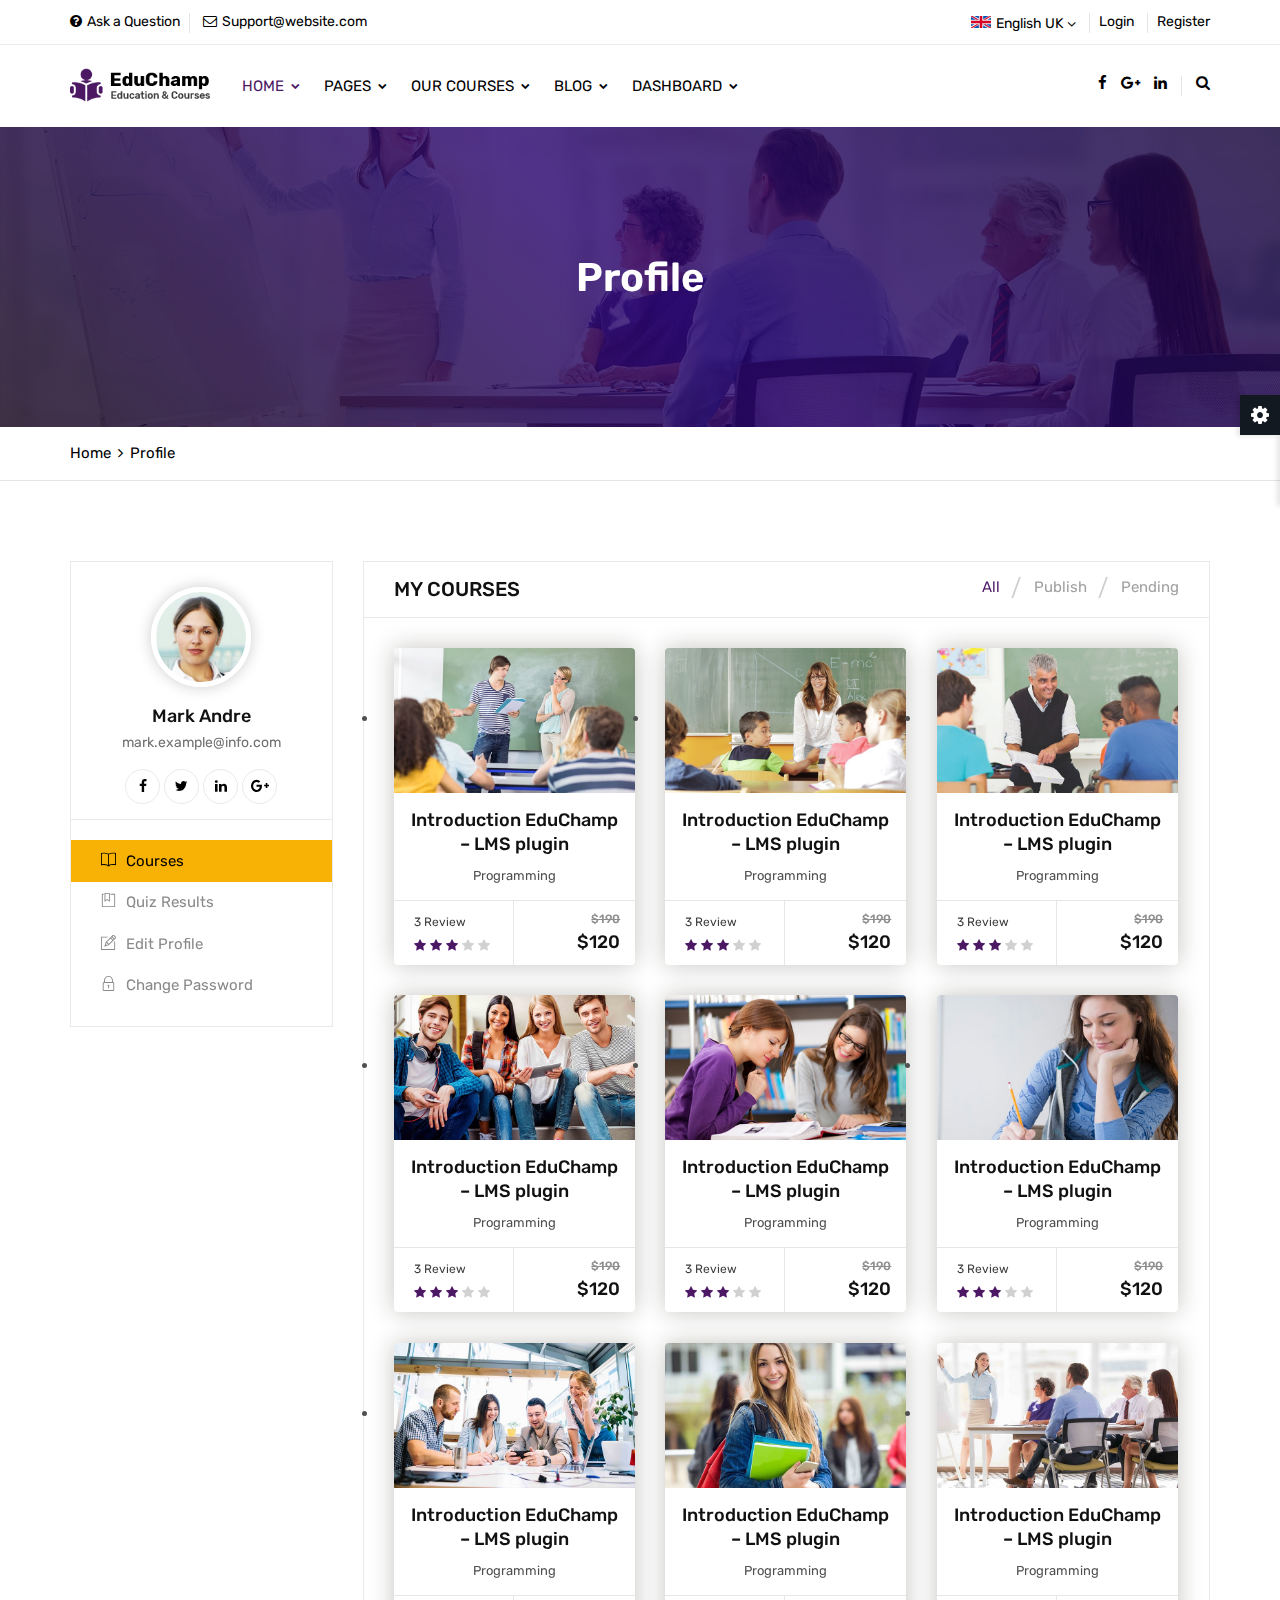
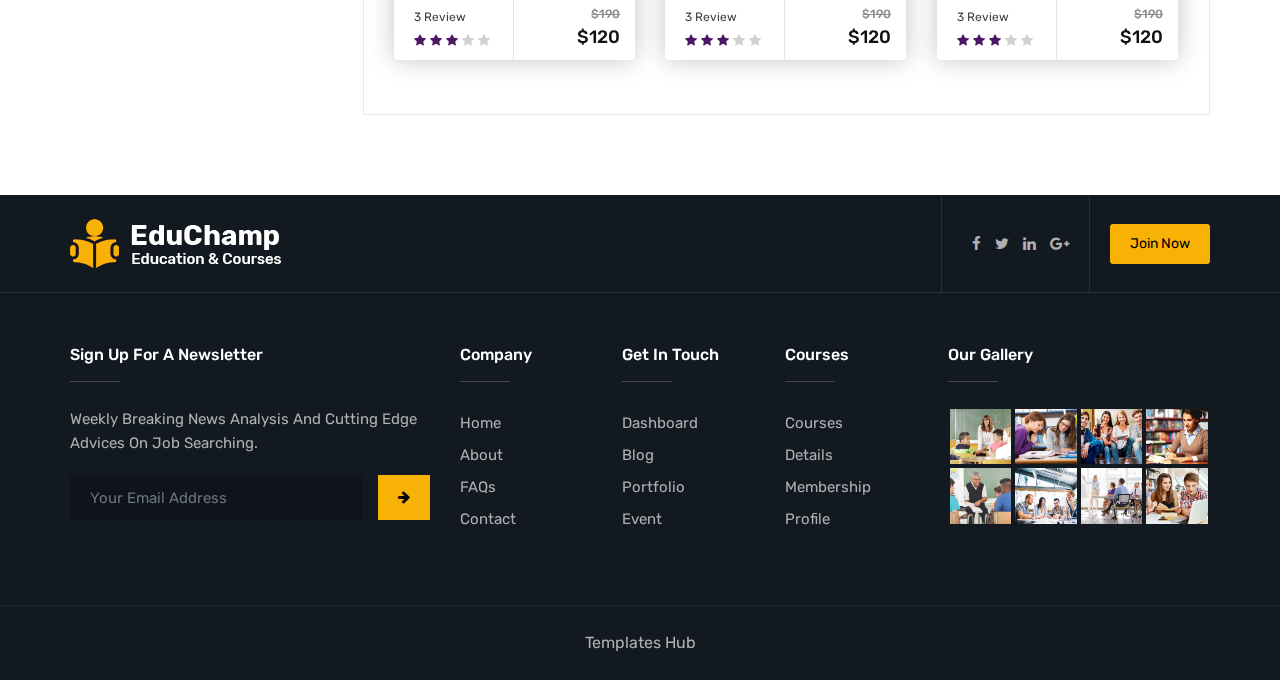
<file: profile.html>
<!DOCTYPE html>
<html lang="en">

<head>

	<!-- META ============================================= -->
	<meta charset="utf-8">
	<meta http-equiv="X-UA-Compatible" content="IE=edge">
	<meta name="keywords" content="" />
	<meta name="author" content="" />
	<meta name="robots" content="" />
	
	<!-- DESCRIPTION -->
	<meta name="description" content="EduChamp : Education HTML Template" />
	
	<!-- OG -->
	<meta property="og:title" content="EduChamp : Education HTML Template" />
	<meta property="og:description" content="EduChamp : Education HTML Template" />
	<meta property="og:image" content="" />
	<meta name="format-detection" content="telephone=no">
	
	<!-- FAVICONS ICON ============================================= -->
	<link rel="icon" href="assets/images/favicon.ico" type="image/x-icon" />
	<link rel="shortcut icon" type="image/x-icon" href="assets/images/favicon.png" />
	
	<!-- PAGE TITLE HERE ============================================= -->
	<title>EduChamp : Education HTML Template </title>
	
	<!-- MOBILE SPECIFIC ============================================= -->
	<meta name="viewport" content="width=device-width, initial-scale=1">
	
	<!--[if lt IE 9]>
	<script src="assets/js/html5shiv.min.js"></script>
	<script src="assets/js/respond.min.js"></script>
	<![endif]-->
	
	<!-- All PLUGINS CSS ============================================= -->
	<link rel="stylesheet" type="text/css" href="assets/css/assets.css">
	
	<!-- TYPOGRAPHY ============================================= -->
	<link rel="stylesheet" type="text/css" href="assets/css/typography.css">
	
	<!-- SHORTCODES ============================================= -->
	<link rel="stylesheet" type="text/css" href="assets/css/shortcodes/shortcodes.css">
	
	<!-- STYLESHEETS ============================================= -->
	<link rel="stylesheet" type="text/css" href="assets/css/style.css">
	<link class="skin" rel="stylesheet" type="text/css" href="assets/css/color/color-1.css">
	
</head>
<body id="bg">
<div class="page-wraper">
	<div id="loading-icon-bx"></div>
    <!-- Header Top ==== -->
    <header class="header rs-nav">
		<div class="top-bar">
			<div class="container">
				<div class="row d-flex justify-content-between">
					<div class="topbar-left">
						<ul>
							<li><a href="faq-1.html"><i class="fa fa-question-circle"></i>Ask a Question</a></li>
							<li><a href="javascript:;"><i class="fa fa-envelope-o"></i>Support@website.com</a></li>
						</ul>
					</div>
					<div class="topbar-right">
						<ul>
							<li>
								<select class="header-lang-bx">
									<option data-icon="flag flag-uk">English UK</option>
									<option data-icon="flag flag-us">English US</option>
								</select>
							</li>
							<li><a href="login.html">Login</a></li>
							<li><a href="register.html">Register</a></li>
						</ul>
					</div>
				</div>
			</div>
		</div>
		<div class="sticky-header navbar-expand-lg">
            <div class="menu-bar clearfix">
                <div class="container clearfix">
					<!-- Header Logo ==== -->
					<div class="menu-logo">
						<a href="index.html"><img src="assets/images/logo.png" alt=""></a>
					</div>
					<!-- Mobile Nav Button ==== -->
                    <button class="navbar-toggler collapsed menuicon justify-content-end" type="button" data-toggle="collapse" data-target="#menuDropdown" aria-controls="menuDropdown" aria-expanded="false" aria-label="Toggle navigation">
						<span></span>
						<span></span>
						<span></span>
					</button>
					<!-- Author Nav ==== -->
                    <div class="secondary-menu">
                        <div class="secondary-inner">
                            <ul>
								<li><a href="javascript:;" class="btn-link"><i class="fa fa-facebook"></i></a></li>
								<li><a href="javascript:;" class="btn-link"><i class="fa fa-google-plus"></i></a></li>
								<li><a href="javascript:;" class="btn-link"><i class="fa fa-linkedin"></i></a></li>
								<!-- Search Button ==== -->
								<li class="search-btn"><button id="quik-search-btn" type="button" class="btn-link"><i class="fa fa-search"></i></button></li>
							</ul>
						</div>
                    </div>
					<!-- Search Box ==== -->
                    <div class="nav-search-bar">
                        <form action="#">
                            <input name="search" value="" type="text" class="form-control" placeholder="Type to search">
                            <span><i class="ti-search"></i></span>
                        </form>
						<span id="search-remove"><i class="ti-close"></i></span>
                    </div>
					<!-- Navigation Menu ==== -->
                    <div class="menu-links navbar-collapse collapse justify-content-start" id="menuDropdown">
						<div class="menu-logo">
							<a href="index.html"><img src="assets/images/logo.png" alt=""></a>
						</div>
                        <ul class="nav navbar-nav">	
							<li class="active"><a href="javascript:;">Home <i class="fa fa-chevron-down"></i></a>
								<ul class="sub-menu">
									<li><a href="index.html">Home 1</a></li>
									<li><a href="index-2.html">Home 2</a></li>
								</ul>
							</li>
							<li><a href="javascript:;">Pages <i class="fa fa-chevron-down"></i></a>
								<ul class="sub-menu">
									<li><a href="javascript:;">About<i class="fa fa-angle-right"></i></a>
										<ul class="sub-menu">
											<li><a href="about-1.html">About 1</a></li>
											<li><a href="about-2.html">About 2</a></li>
										</ul>
									</li>
									<li><a href="javascript:;">Event<i class="fa fa-angle-right"></i></a>
										<ul class="sub-menu">
											<li><a href="event.html">Event</a></li>
											<li><a href="events-details.html">Events Details</a></li>
										</ul>
									</li>
									<li><a href="javascript:;">FAQ's<i class="fa fa-angle-right"></i></a>
										<ul class="sub-menu">
											<li><a href="faq-1.html">FAQ's 1</a></li>
											<li><a href="faq-2.html">FAQ's 2</a></li>
										</ul>
									</li>
									<li><a href="javascript:;">Contact Us<i class="fa fa-angle-right"></i></a>
										<ul class="sub-menu">
											<li><a href="contact-1.html">Contact Us 1</a></li>
											<li><a href="contact-2.html">Contact Us 2</a></li>
										</ul>
									</li>
									<li><a href="portfolio.html">Portfolio</a></li>
									<li><a href="profile.html">Profile</a></li>
									<li><a href="membership.html">Membership</a></li>
									<li><a href="error-404.html">404 Page</a></li>
								</ul>
							</li>
							<li class="add-mega-menu"><a href="javascript:;">Our Courses <i class="fa fa-chevron-down"></i></a>
								<ul class="sub-menu add-menu">
									<li class="add-menu-left">
										<h5 class="menu-adv-title">Our Courses</h5>
										<ul>
											<li><a href="courses.html">Courses </a></li>
											<li><a href="courses-details.html">Courses Details</a></li>
											<li><a href="profile.html">Instructor Profile</a></li>
											<li><a href="event.html">Upcoming Event</a></li>
											<li><a href="membership.html">Membership</a></li>
										</ul>
									</li>
									<li class="add-menu-right">
										<img src="assets/images/adv/adv.jpg" alt=""/>
									</li>
								</ul>
							</li>
							<li><a href="javascript:;">Blog <i class="fa fa-chevron-down"></i></a>
								<ul class="sub-menu">
									<li><a href="blog-classic-grid.html">Blog Classic</a></li>
									<li><a href="blog-classic-sidebar.html">Blog Classic Sidebar</a></li>
									<li><a href="blog-list-sidebar.html">Blog List Sidebar</a></li>
									<li><a href="blog-standard-sidebar.html">Blog Standard Sidebar</a></li>
									<li><a href="blog-details.html">Blog Details</a></li>
								</ul>
							</li>
							<li class="nav-dashboard"><a href="javascript:;">Dashboard <i class="fa fa-chevron-down"></i></a>
								<ul class="sub-menu">
									<li><a href="admin/index.html">Dashboard</a></li>
									<li><a href="admin/add-listing.html">Add Listing</a></li>
									<li><a href="admin/bookmark.html">Bookmark</a></li>
									<li><a href="admin/courses.html">Courses</a></li>
									<li><a href="admin/review.html">Review</a></li>
									<li><a href="admin/teacher-profile.html">Teacher Profile</a></li>
									<li><a href="admin/user-profile.html">User Profile</a></li>
									<li><a href="javascript:;">Calendar<i class="fa fa-angle-right"></i></a>
										<ul class="sub-menu">
											<li><a href="admin/basic-calendar.html">Basic Calendar</a></li>
											<li><a href="admin/list-view-calendar.html">List View Calendar</a></li>
										</ul>
									</li>
									<li><a href="javascript:;">Mailbox<i class="fa fa-angle-right"></i></a>
										<ul class="sub-menu">
											<li><a href="admin/mailbox.html">Mailbox</a></li>
											<li><a href="admin/mailbox-compose.html">Compose</a></li>
											<li><a href="admin/mailbox-read.html">Mail Read</a></li>
										</ul>
									</li>
								</ul>
							</li>
						</ul>
						<div class="nav-social-link">
							<a href="javascript:;"><i class="fa fa-facebook"></i></a>
							<a href="javascript:;"><i class="fa fa-google-plus"></i></a>
							<a href="javascript:;"><i class="fa fa-linkedin"></i></a>
						</div>
                    </div>
					<!-- Navigation Menu END ==== -->
                </div>
            </div>
        </div>
    </header>
    <!-- header END ==== -->
    <!-- Content -->
    <div class="page-content bg-white">
        <!-- inner page banner -->
        <div class="page-banner ovbl-dark" style="background-image:url(assets/images/banner/banner1.jpg);">
            <div class="container">
                <div class="page-banner-entry">
                    <h1 class="text-white">Profile</h1>
				 </div>
            </div>
        </div>
		<!-- Breadcrumb row -->
		<div class="breadcrumb-row">
			<div class="container">
				<ul class="list-inline">
					<li><a href="#">Home</a></li>
					<li>Profile</li>
				</ul>
			</div>
		</div>
		<!-- Breadcrumb row END -->
        <!-- inner page banner END -->
		<div class="content-block">
            <!-- About Us -->
			<div class="section-area section-sp1">
                <div class="container">
					 <div class="row">
						<div class="col-lg-3 col-md-4 col-sm-12 m-b30">
							<div class="profile-bx text-center">
								<div class="user-profile-thumb">
									<img src="assets/images/profile/pic1.jpg" alt=""/>
								</div>
								<div class="profile-info">
									<h4>Mark Andre</h4>
									<span>mark.example@info.com</span>
								</div>
								<div class="profile-social">
									<ul class="list-inline m-a0">
										<li><a href="#"><i class="fa fa-facebook"></i></a></li>
										<li><a href="#"><i class="fa fa-twitter"></i></a></li>
										<li><a href="#"><i class="fa fa-linkedin"></i></a></li>
										<li><a href="#"><i class="fa fa-google-plus"></i></a></li>
									</ul>
								</div>
								<div class="profile-tabnav">
									<ul class="nav nav-tabs">
										<li class="nav-item">
											<a class="nav-link active" data-toggle="tab" href="#courses"><i class="ti-book"></i>Courses</a>
										</li>
										<li class="nav-item">
											<a class="nav-link" data-toggle="tab" href="#quiz-results"><i class="ti-bookmark-alt"></i>Quiz Results </a>
										</li>
										<li class="nav-item">
											<a class="nav-link" data-toggle="tab" href="#edit-profile"><i class="ti-pencil-alt"></i>Edit Profile</a>
										</li>
										<li class="nav-item">
											<a class="nav-link" data-toggle="tab" href="#change-password"><i class="ti-lock"></i>Change Password</a>
										</li>
									</ul>
								</div>
							</div>
						</div>
						<div class="col-lg-9 col-md-8 col-sm-12 m-b30">
							<div class="profile-content-bx">
								<div class="tab-content">
									<div class="tab-pane active" id="courses">
										<div class="profile-head">
											<h3>My Courses</h3>
											<div class="feature-filters style1 ml-auto">
												<ul class="filters" data-toggle="buttons">
													<li data-filter="" class="btn active">
														<input type="radio">
														<a href="#"><span>All</span></a> 
													</li>
													<li data-filter="publish" class="btn">
														<input type="radio">
														<a href="#"><span>Publish</span></a> 
													</li>
													<li data-filter="pending" class="btn">
														<input type="radio">
														<a href="#"><span>Pending</span></a> 
													</li>
												</ul>
											</div>
										</div>
										<div class="courses-filter">
											<div class="clearfix">
												<ul id="masonry" class="ttr-gallery-listing magnific-image row">
													<li class="action-card col-xl-4 col-lg-6 col-md-12 col-sm-6 publish">
														<div class="cours-bx">
															<div class="action-box">
																<img src="assets/images/courses/pic1.jpg" alt="">
																<a href="#" class="btn">Read More</a>
															</div>
															<div class="info-bx text-center">
																<h5><a href="#">Introduction EduChamp – LMS plugin</a></h5>
																<span>Programming</span>
															</div>
															<div class="cours-more-info">
																<div class="review">
																	<span>3 Review</span>
																	<ul class="cours-star">
																		<li class="active"><i class="fa fa-star"></i></li>
																		<li class="active"><i class="fa fa-star"></i></li>
																		<li class="active"><i class="fa fa-star"></i></li>
																		<li><i class="fa fa-star"></i></li>
																		<li><i class="fa fa-star"></i></li>
																	</ul>
																</div>
																<div class="price">
																	<del>$190</del>
																	<h5>$120</h5>
																</div>
															</div>
														</div>
													</li>
													<li class="action-card col-xl-4 col-lg-6 col-md-12 col-sm-6 pending">
														<div class="cours-bx">
															<div class="action-box">
																<img src="assets/images/courses/pic2.jpg" alt="">
																<a href="#" class="btn">Read More</a>
															</div>
															<div class="info-bx text-center">
																<h5><a href="#">Introduction EduChamp – LMS plugin</a></h5>
																<span>Programming</span>
															</div>
															<div class="cours-more-info">
																<div class="review">
																	<span>3 Review</span>
																	<ul class="cours-star">
																		<li class="active"><i class="fa fa-star"></i></li>
																		<li class="active"><i class="fa fa-star"></i></li>
																		<li class="active"><i class="fa fa-star"></i></li>
																		<li><i class="fa fa-star"></i></li>
																		<li><i class="fa fa-star"></i></li>
																	</ul>
																</div>
																<div class="price">
																	<del>$190</del>
																	<h5>$120</h5>
																</div>
															</div>
														</div>
													</li>
													<li class="action-card col-xl-4 col-lg-6 col-md-12 col-sm-6 publish">
														<div class="cours-bx">
															<div class="action-box">
																<img src="assets/images/courses/pic3.jpg" alt="">
																<a href="#" class="btn">Read More</a>
															</div>
															<div class="info-bx text-center">
																<h5><a href="#">Introduction EduChamp – LMS plugin</a></h5>
																<span>Programming</span>
															</div>
															<div class="cours-more-info">
																<div class="review">
																	<span>3 Review</span>
																	<ul class="cours-star">
																		<li class="active"><i class="fa fa-star"></i></li>
																		<li class="active"><i class="fa fa-star"></i></li>
																		<li class="active"><i class="fa fa-star"></i></li>
																		<li><i class="fa fa-star"></i></li>
																		<li><i class="fa fa-star"></i></li>
																	</ul>
																</div>
																<div class="price">
																	<del>$190</del>
																	<h5>$120</h5>
																</div>
															</div>
														</div>
													</li>
													<li class="action-card col-xl-4 col-lg-6 col-md-12 col-sm-6 pending">
														<div class="cours-bx">
															<div class="action-box">
																<img src="assets/images/courses/pic4.jpg" alt="">
																<a href="#" class="btn">Read More</a>
															</div>
															<div class="info-bx text-center">
																<h5><a href="#">Introduction EduChamp – LMS plugin</a></h5>
																<span>Programming</span>
															</div>
															<div class="cours-more-info">
																<div class="review">
																	<span>3 Review</span>
																	<ul class="cours-star">
																		<li class="active"><i class="fa fa-star"></i></li>
																		<li class="active"><i class="fa fa-star"></i></li>
																		<li class="active"><i class="fa fa-star"></i></li>
																		<li><i class="fa fa-star"></i></li>
																		<li><i class="fa fa-star"></i></li>
																	</ul>
																</div>
																<div class="price">
																	<del>$190</del>
																	<h5>$120</h5>
																</div>
															</div>
														</div>
													</li>
													<li class="action-card col-xl-4 col-lg-6 col-md-12 col-sm-6 publish">
														<div class="cours-bx">
															<div class="action-box">
																<img src="assets/images/courses/pic5.jpg" alt="">
																<a href="#" class="btn">Read More</a>
															</div>
															<div class="info-bx text-center">
																<h5><a href="#">Introduction EduChamp – LMS plugin</a></h5>
																<span>Programming</span>
															</div>
															<div class="cours-more-info">
																<div class="review">
																	<span>3 Review</span>
																	<ul class="cours-star">
																		<li class="active"><i class="fa fa-star"></i></li>
																		<li class="active"><i class="fa fa-star"></i></li>
																		<li class="active"><i class="fa fa-star"></i></li>
																		<li><i class="fa fa-star"></i></li>
																		<li><i class="fa fa-star"></i></li>
																	</ul>
																</div>
																<div class="price">
																	<del>$190</del>
																	<h5>$120</h5>
																</div>
															</div>
														</div>
													</li>
													<li class="action-card col-xl-4 col-lg-6 col-md-12 col-sm-6 pending">
														<div class="cours-bx">
															<div class="action-box">
																<img src="assets/images/courses/pic6.jpg" alt="">
																<a href="#" class="btn">Read More</a>
															</div>
															<div class="info-bx text-center">
																<h5><a href="#">Introduction EduChamp – LMS plugin</a></h5>
																<span>Programming</span>
															</div>
															<div class="cours-more-info">
																<div class="review">
																	<span>3 Review</span>
																	<ul class="cours-star">
																		<li class="active"><i class="fa fa-star"></i></li>
																		<li class="active"><i class="fa fa-star"></i></li>
																		<li class="active"><i class="fa fa-star"></i></li>
																		<li><i class="fa fa-star"></i></li>
																		<li><i class="fa fa-star"></i></li>
																	</ul>
																</div>
																<div class="price">
																	<del>$190</del>
																	<h5>$120</h5>
																</div>
															</div>
														</div>
													</li>
													<li class="action-card col-xl-4 col-lg-6 col-md-12 col-sm-6 publish">
														<div class="cours-bx">
															<div class="action-box">
																<img src="assets/images/courses/pic7.jpg" alt="">
																<a href="#" class="btn">Read More</a>
															</div>
															<div class="info-bx text-center">
																<h5><a href="#">Introduction EduChamp – LMS plugin</a></h5>
																<span>Programming</span>
															</div>
															<div class="cours-more-info">
																<div class="review">
																	<span>3 Review</span>
																	<ul class="cours-star">
																		<li class="active"><i class="fa fa-star"></i></li>
																		<li class="active"><i class="fa fa-star"></i></li>
																		<li class="active"><i class="fa fa-star"></i></li>
																		<li><i class="fa fa-star"></i></li>
																		<li><i class="fa fa-star"></i></li>
																	</ul>
																</div>
																<div class="price">
																	<del>$190</del>
																	<h5>$120</h5>
																</div>
															</div>
														</div>
													</li>
													<li class="action-card col-xl-4 col-lg-6 col-md-12 col-sm-6 book">
														<div class="cours-bx">
															<div class="action-box">
																<img src="assets/images/courses/pic8.jpg" alt="">
																<a href="#" class="btn">Read More</a>
															</div>
															<div class="info-bx text-center">
																<h5><a href="#">Introduction EduChamp – LMS plugin</a></h5>
																<span>Programming</span>
															</div>
															<div class="cours-more-info">
																<div class="review">
																	<span>3 Review</span>
																	<ul class="cours-star">
																		<li class="active"><i class="fa fa-star"></i></li>
																		<li class="active"><i class="fa fa-star"></i></li>
																		<li class="active"><i class="fa fa-star"></i></li>
																		<li><i class="fa fa-star"></i></li>
																		<li><i class="fa fa-star"></i></li>
																	</ul>
																</div>
																<div class="price">
																	<del>$190</del>
																	<h5>$120</h5>
																</div>
															</div>
														</div>
													</li>
													<li class="action-card col-xl-4 col-lg-6 col-md-12 col-sm-6 publish">
														<div class="cours-bx">
															<div class="action-box">
																<img src="assets/images/courses/pic9.jpg" alt="">
																<a href="#" class="btn">Read More</a>
															</div>
															<div class="info-bx text-center">
																<h5><a href="#">Introduction EduChamp – LMS plugin</a></h5>
																<span>Programming</span>
															</div>
															<div class="cours-more-info">
																<div class="review">
																	<span>3 Review</span>
																	<ul class="cours-star">
																		<li class="active"><i class="fa fa-star"></i></li>
																		<li class="active"><i class="fa fa-star"></i></li>
																		<li class="active"><i class="fa fa-star"></i></li>
																		<li><i class="fa fa-star"></i></li>
																		<li><i class="fa fa-star"></i></li>
																	</ul>
																</div>
																<div class="price">
																	<del>$190</del>
																	<h5>$120</h5>
																</div>
															</div>
														</div>
													</li>
												</ul>
											</div>
										</div>
									</div>
									<div class="tab-pane" id="quiz-results">
										<div class="profile-head">
											<h3>Quiz Results</h3>
										</div>
										<div class="courses-filter">
											<div class="row">
												<div class="col-md-6 col-lg-6">
													<ul class="course-features">
														<li><i class="ti-book"></i> <span class="label">Lectures</span> <span class="value">8</span></li>
														<li><i class="ti-help-alt"></i> <span class="label">Quizzes</span> <span class="value">1</span></li>
														<li><i class="ti-time"></i> <span class="label">Duration</span> <span class="value">60 hours</span></li>
														<li><i class="ti-stats-up"></i> <span class="label">Skill level</span> <span class="value">Beginner</span></li>
														<li><i class="ti-smallcap"></i> <span class="label">Language</span> <span class="value">English</span></li>
														<li><i class="ti-user"></i> <span class="label">Students</span> <span class="value">32</span></li>
														<li><i class="ti-check-box"></i> <span class="label">Assessments</span> <span class="value">Yes</span></li>
													</ul>
												</div>
												<div class="col-md-6 col-lg-6">
													<ul class="course-features">
														<li><i class="ti-book"></i> <span class="label">Lectures</span> <span class="value">8</span></li>
														<li><i class="ti-help-alt"></i> <span class="label">Quizzes</span> <span class="value">1</span></li>
														<li><i class="ti-time"></i> <span class="label">Duration</span> <span class="value">60 hours</span></li>
														<li><i class="ti-stats-up"></i> <span class="label">Skill level</span> <span class="value">Beginner</span></li>
														<li><i class="ti-smallcap"></i> <span class="label">Language</span> <span class="value">English</span></li>
														<li><i class="ti-user"></i> <span class="label">Students</span> <span class="value">32</span></li>
														<li><i class="ti-check-box"></i> <span class="label">Assessments</span> <span class="value">Yes</span></li>
													</ul>
												</div>
											</div>
										</div>
									</div>
									<div class="tab-pane" id="edit-profile">
										<div class="profile-head">
											<h3>Edit Profile</h3>
										</div>
										<form class="edit-profile">
											<div class="">
												<div class="form-group row">
													<div class="col-12 col-sm-9 col-md-9 col-lg-10 ml-auto">
														<h3>1. Personal Details</h3>
													</div>
												</div>
												<div class="form-group row">
													<label class="col-12 col-sm-3 col-md-3 col-lg-2 col-form-label">Full Name</label>
													<div class="col-12 col-sm-9 col-md-9 col-lg-7">
														<input class="form-control" type="text" value="Mark Andre">
													</div>
												</div>
												<div class="form-group row">
													<label class="col-12 col-sm-3 col-md-3 col-lg-2 col-form-label">Occupation</label>
													<div class="col-12 col-sm-9 col-md-9 col-lg-7">
														<input class="form-control" type="text" value="CTO">
													</div>
												</div>
												<div class="form-group row">
													<label class="col-12 col-sm-3 col-md-3 col-lg-2 col-form-label">Company Name</label>
													<div class="col-12 col-sm-9 col-md-9 col-lg-7">
														<input class="form-control" type="text" value="EduChamp">
														<span class="help">If you want your invoices addressed to a company. Leave blank to use your full name.</span>
													</div>
												</div>
												<div class="form-group row">
													<label class="col-12 col-sm-3 col-md-3 col-lg-2 col-form-label">Phone No.</label>
													<div class="col-12 col-sm-9 col-md-9 col-lg-7">
														<input class="form-control" type="text" value="+120 012345 6789">
													</div>
												</div>
												
												<div class="seperator"></div>
												
												<div class="form-group row">
													<div class="col-12 col-sm-9 col-md-9 col-lg-10 ml-auto">
														<h3>2. Address</h3>
													</div>
												</div>
												<div class="form-group row">
													<label class="col-12 col-sm-3 col-md-3 col-lg-2 col-form-label">Address</label>
													<div class="col-12 col-sm-9 col-md-9 col-lg-7">
														<input class="form-control" type="text" value="5-S2-20 Dummy City, UK">
													</div>
												</div>
												<div class="form-group row">
													<label class="col-12 col-sm-3 col-md-3 col-lg-2 col-form-label">City</label>
													<div class="col-12 col-sm-9 col-md-9 col-lg-7">
														<input class="form-control" type="text" value="US">
													</div>
												</div>
												<div class="form-group row">
													<label class="col-12 col-sm-3 col-md-3 col-lg-2 col-form-label">State</label>
													<div class="col-12 col-sm-9 col-md-9 col-lg-7">
														<input class="form-control" type="text" value="California">
													</div>
												</div>
												<div class="form-group row">
													<label class="col-12 col-sm-3 col-md-3 col-lg-2 col-form-label">Postcode</label>
													<div class="col-12 col-sm-9 col-md-9 col-lg-7">
														<input class="form-control" type="text" value="000702">
													</div>
												</div>

												<div class="m-form__seperator m-form__seperator--dashed m-form__seperator--space-2x"></div>

												<div class="form-group row">
													<div class="col-12 col-sm-9 col-md-9 col-lg-10 ml-auto">
														<h3 class="m-form__section">3. Social Links</h3>
													</div>
												</div>

												<div class="form-group row">
													<label class="col-12 col-sm-3 col-md-3 col-lg-2 col-form-label">Linkedin</label>
													<div class="col-12 col-sm-9 col-md-9 col-lg-7">
														<input class="form-control" type="text" value="www.linkedin.com">
													</div>
												</div>
												<div class="form-group row">
													<label class="col-12 col-sm-3 col-md-3 col-lg-2 col-form-label">Facebook</label>
													<div class="col-12 col-sm-9 col-md-9 col-lg-7">
														<input class="form-control" type="text" value="www.facebook.com">
													</div>
												</div>
												<div class="form-group row">
													<label class="col-12 col-sm-3 col-md-3 col-lg-2 col-form-label">Twitter</label>
													<div class="col-12 col-sm-9 col-md-9 col-lg-7">
														<input class="form-control" type="text" value="www.twitter.com">
													</div>
												</div>
												<div class="form-group row">
													<label class="col-12 col-sm-3 col-md-3 col-lg-2 col-form-label">Instagram</label>
													<div class="col-12 col-sm-9 col-md-9 col-lg-7">
														<input class="form-control" type="text" value="www.instagram.com">
													</div>
												</div>
											</div>
											<div class="">
												<div class="">
													<div class="row">
														<div class="col-12 col-sm-3 col-md-3 col-lg-2">
														</div>
														<div class="col-12 col-sm-9 col-md-9 col-lg-7">
															<button type="reset" class="btn">Save changes</button>
															<button type="reset" class="btn-secondry">Cancel</button>
														</div>
													</div>
												</div>
											</div>
										</form>
									</div>
									<div class="tab-pane" id="change-password">
										<div class="profile-head">
											<h3>Change Password</h3>
										</div>
										<form class="edit-profile">
											<div class="">
												<div class="form-group row">
													<div class="col-12 col-sm-8 col-md-8 col-lg-9 ml-auto">
														<h3>Password</h3>
													</div>
												</div>
												<div class="form-group row">
													<label class="col-12 col-sm-4 col-md-4 col-lg-3 col-form-label">Current Password</label>
													<div class="col-12 col-sm-8 col-md-8 col-lg-7">
														<input class="form-control" type="password" value="">
													</div>
												</div>
												<div class="form-group row">
													<label class="col-12 col-sm-4 col-md-4 col-lg-3 col-form-label">New Password</label>
													<div class="col-12 col-sm-8 col-md-8 col-lg-7">
														<input class="form-control" type="password" value="">
													</div>
												</div>
												<div class="form-group row">
													<label class="col-12 col-sm-4 col-md-4 col-lg-3 col-form-label">Re Type New Password</label>
													<div class="col-12 col-sm-8 col-md-8 col-lg-7">
														<input class="form-control" type="password" value="">
													</div>
												</div>
											</div>
											<div class="row">
												<div class="col-12 col-sm-4 col-md-4 col-lg-3">
												</div>
												<div class="col-12 col-sm-8 col-md-8 col-lg-7">
													<button type="reset" class="btn">Save changes</button>
													<button type="reset" class="btn-secondry">Cancel</button>
												</div>
											</div>
												
										</form>
									</div>
								</div> 
							</div>
						</div>
					</div>
				</div>
            </div>
        </div>
		<!-- contact area END -->
    </div>
    <!-- Content END-->
	<!-- Footer ==== -->
    <footer>
        <div class="footer-top">
			<div class="pt-exebar">
				<div class="container">
					<div class="d-flex align-items-stretch">
						<div class="pt-logo mr-auto">
							<a href="index.html"><img src="assets/images/logo-white.png" alt=""/></a>
						</div>
						<div class="pt-social-link">
							<ul class="list-inline m-a0">
								<li><a href="#" class="btn-link"><i class="fa fa-facebook"></i></a></li>
								<li><a href="#" class="btn-link"><i class="fa fa-twitter"></i></a></li>
								<li><a href="#" class="btn-link"><i class="fa fa-linkedin"></i></a></li>
								<li><a href="#" class="btn-link"><i class="fa fa-google-plus"></i></a></li>
							</ul>
						</div>
						<div class="pt-btn-join">
							<a href="#" class="btn ">Join Now</a>
						</div>
					</div>
				</div>
			</div>
            <div class="container">
                <div class="row">
					<div class="col-lg-4 col-md-12 col-sm-12 footer-col-4">
                        <div class="widget">
                            <h5 class="footer-title">Sign Up For A Newsletter</h5>
							<p class="text-capitalize m-b20">Weekly Breaking news analysis and cutting edge advices on job searching.</p>
                            <div class="subscribe-form m-b20">
								<form class="subscription-form" action="http://educhamp.themetrades.com/demo/assets/script/mailchamp.php" method="post">
									<div class="ajax-message"></div>
									<div class="input-group">
										<input name="email" required="required"  class="form-control" placeholder="Your Email Address" type="email">
										<span class="input-group-btn">
											<button name="submit" value="Submit" type="submit" class="btn"><i class="fa fa-arrow-right"></i></button>
										</span> 
									</div>
								</form>
							</div>
                        </div>
                    </div>
					<div class="col-12 col-lg-5 col-md-7 col-sm-12">
						<div class="row">
							<div class="col-4 col-lg-4 col-md-4 col-sm-4">
								<div class="widget footer_widget">
									<h5 class="footer-title">Company</h5>
									<ul>
										<li><a href="index.html">Home</a></li>
										<li><a href="about-1.html">About</a></li>
										<li><a href="faq-1.html">FAQs</a></li>
										<li><a href="contact-1.html">Contact</a></li>
									</ul>
								</div>
							</div>
							<div class="col-4 col-lg-4 col-md-4 col-sm-4">
								<div class="widget footer_widget">
									<h5 class="footer-title">Get In Touch</h5>
									<ul>
										<li><a href="http://educhamp.themetrades.com/admin/index.html">Dashboard</a></li>
										<li><a href="blog-classic-grid.html">Blog</a></li>
										<li><a href="portfolio.html">Portfolio</a></li>
										<li><a href="event.html">Event</a></li>
									</ul>
								</div>
							</div>
							<div class="col-4 col-lg-4 col-md-4 col-sm-4">
								<div class="widget footer_widget">
									<h5 class="footer-title">Courses</h5>
									<ul>
										<li><a href="courses.html">Courses</a></li>
										<li><a href="courses-details.html">Details</a></li>
										<li><a href="membership.html">Membership</a></li>
										<li><a href="profile.html">Profile</a></li>
									</ul>
								</div>
							</div>
						</div>
                    </div>
					<div class="col-12 col-lg-3 col-md-5 col-sm-12 footer-col-4">
                        <div class="widget widget_gallery gallery-grid-4">
                            <h5 class="footer-title">Our Gallery</h5>
                            <ul class="magnific-image">
								<li><a href="assets/images/gallery/pic1.jpg" class="magnific-anchor"><img src="assets/images/gallery/pic1.jpg" alt=""></a></li>
								<li><a href="assets/images/gallery/pic2.jpg" class="magnific-anchor"><img src="assets/images/gallery/pic2.jpg" alt=""></a></li>
								<li><a href="assets/images/gallery/pic3.jpg" class="magnific-anchor"><img src="assets/images/gallery/pic3.jpg" alt=""></a></li>
								<li><a href="assets/images/gallery/pic4.jpg" class="magnific-anchor"><img src="assets/images/gallery/pic4.jpg" alt=""></a></li>
								<li><a href="assets/images/gallery/pic5.jpg" class="magnific-anchor"><img src="assets/images/gallery/pic5.jpg" alt=""></a></li>
								<li><a href="assets/images/gallery/pic6.jpg" class="magnific-anchor"><img src="assets/images/gallery/pic6.jpg" alt=""></a></li>
								<li><a href="assets/images/gallery/pic7.jpg" class="magnific-anchor"><img src="assets/images/gallery/pic7.jpg" alt=""></a></li>
								<li><a href="assets/images/gallery/pic8.jpg" class="magnific-anchor"><img src="assets/images/gallery/pic8.jpg" alt=""></a></li>
							</ul>
                        </div>
                    </div>
                </div>
            </div>
        </div>
        <div class="footer-bottom">
            <div class="container">
                <div class="row">
                    <div class="col-lg-12 col-md-12 col-sm-12 text-center"> <a target="_blank" href="https://www.templateshub.net">Templates Hub</a></div>
                </div>
            </div>
        </div>
    </footer>
    <!-- Footer END ==== -->
    <button class="back-to-top fa fa-chevron-up" ></button>
</div>
<!-- External JavaScripts -->
<script src="assets/js/jquery.min.js"></script>
<script src="assets/vendors/bootstrap/js/popper.min.js"></script>
<script src="assets/vendors/bootstrap/js/bootstrap.min.js"></script>
<script src="assets/vendors/bootstrap-select/bootstrap-select.min.js"></script>
<script src="assets/vendors/bootstrap-touchspin/jquery.bootstrap-touchspin.js"></script>
<script src="assets/vendors/magnific-popup/magnific-popup.js"></script>
<script src="assets/vendors/counter/waypoints-min.js"></script>
<script src="assets/vendors/counter/counterup.min.js"></script>
<script src="assets/vendors/imagesloaded/imagesloaded.js"></script>
<script src="assets/vendors/masonry/masonry.js"></script>
<script src="assets/vendors/masonry/filter.js"></script>
<script src="assets/vendors/owl-carousel/owl.carousel.js"></script>
<script src="assets/js/functions.js"></script>
<script src="assets/js/contact.js"></script>
<script src='assets/vendors/switcher/switcher.js'></script>
</body>

</html>
</file>
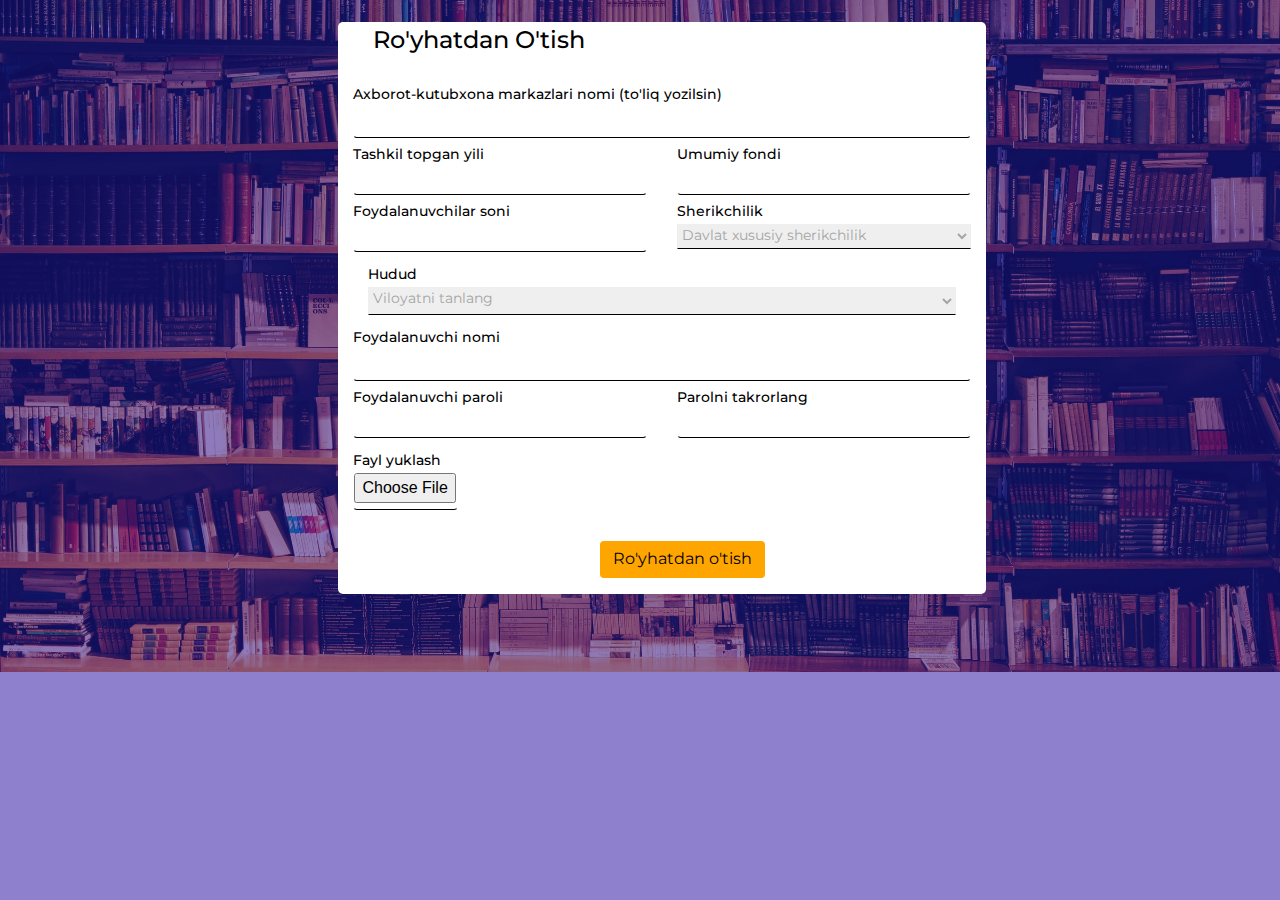
<file: register.html>
<!doctype html>
<html lang="en">
  <head>
    <!-- Required meta tags -->
    <meta charset="utf-8">
    <meta name="viewport" content="width=device-width, initial-scale=1, shrink-to-fit=no">

    <!-- Bootstrap CSS -->
    <link rel="stylesheet" href="https://maxcdn.bootstrapcdn.com/bootstrap/4.0.0/css/bootstrap.min.css" integrity="sha384-Gn5384xqQ1aoWXA+058RXPxPg6fy4IWvTNh0E263XmFcJlSAwiGgFAW/dAiS6JXm" crossorigin="anonymous">
    <link href="https://fonts.googleapis.com/css?family=Montserrat:400,500,600,700&display=swap" rel="stylesheet">

    <style>
      a:hover
      {
        background: rgb(245, 244, 244);
        border-radius: 5px;
      }
      input::placeholder, option
      {
        color:rgb(165, 165, 165) ;
        font-family: 'Montserrat', sans-serif;
        font-size: 80%;
      }
    </style>
    <title> Kutubxona sohasida davlat xususiy sheriklikni tashkillashtirish axborot
      tizimi</title>
  </head>
  <body style="background-image: url(assets/images/banner/back1.jpg); background-position: center; background-repeat: no-repeat; background-size: cover; ">
    <div style="width: 100vw; height: 105vh; top: -5%; position: absolute; background-color: rgb(30, 2, 153); opacity: 0.5;"></div>
      <!--img class="img-responsive" src="bg.jpg" style="height: 100%; width: 100%;" /-->
      
        <!--div class="container" style="width: 100%; height: 100%; padding: 25%; ">
            <div class="row">
              <div class="col">
                One of three columns
              </div>
              <div class="col">
                One of three columns
              </div>
            </div>
          </div-->




          <div class="container">
            <div class="row justify-content-md-center" style="margin-top: 2%; margin-left:2%; width: 100%;">
          <div class="col-sm-7 text-left" style="width: 100%; background:rgb(255, 255, 255);  border-radius: 5px;">
            <b style="color: black; font-family: 'Montserrat', sans-serif; padding-left: 20px; padding-top: 20px; font-size: 150%; font-weight: 500;">Ro'yhatdan O'tish</b><br>

            <form>
                  <div class="form-group">
                    <br>
                    <label for="exampleFormControlInput1" style="color: black; font-family: 'Montserrat', sans-serif; font-size: 90%; font-weight: 500; margin-bottom: 0px;">Axborot-kutubxona markazlari nomi (to'liq yozilsin)</label>
                    <input type="text" class="form-control" id="exampleFormControlInput1"  style="border-top-color: transparent; border-left-color: transparent; border-right-color: transparent; border-bottom-color: black;padding: 0px; padding-bottom: 1%;" required>
                    <div class="row">
                        <div class="col">
                            <label for="exampleFormControlInput1" style="color: black; font-family: 'Montserrat', sans-serif; font-size: 90%; font-weight: 500; margin-bottom: 0px;  margin-top: 2%;">Tashkil topgan yili</label>
                            <input type="number" class="form-control" id="exampleFormControlInput1"  style="border-top-color: transparent; border-left-color: transparent; border-right-color: transparent; border-bottom-color: black;padding: 0px; padding-bottom: 1%;" required>
                        </div><div class="col">
                          <label for="exampleFormControlInput1" style="color: black; font-family: 'Montserrat', sans-serif; font-size: 90%; font-weight: 500; margin-bottom: 0px;  margin-top: 2%;">Umumiy fondi</label>
                          <input type="number" class="form-control" id="exampleFormControlInput1"  style="border-top-color: transparent; border-left-color: transparent; border-right-color: transparent; border-bottom-color: black;padding: 0px; padding-bottom: 1%;" required>
                      </div>
                        
                      </div>
                      <div class="row">
                        <div class="col">
                            <label for="exampleFormControlInput1" style="color: black; font-family: 'Montserrat', sans-serif; font-size: 90%; font-weight: 500; margin-bottom: 0px;  margin-top: 2%;">Foydalanuvchilar soni</label>
                            <input type="number" class="form-control" id="exampleFormControlInput1"  style="border-top-color: transparent; border-left-color: transparent; border-right-color: transparent; border-bottom-color: black;padding: 0px; padding-bottom: 1%;" required>
                        </div>  <div class="col">
                          <label for="exampleFormControlInput1" style="color: black; font-family: 'Montserrat', sans-serif; font-size: 90%; font-weight: 500; margin-bottom: 0px;  margin-top: 2%;">Sherikchilik</label>
                          <div class="dropdownS">
                              <select style="border-top-color: transparent; border-left-color: transparent; border-right-color: transparent; border-bottom-color: black; padding: 0px; padding-bottom: 1%; color:rgb(165, 165, 165); font-family: 'Montserrat', sans-serif; font-size: 88%; width: 100%;">
                                  <option value="volvo" style="font-size: 100%; font-family: 'Montserrat', sans-serif;">Davlat xususiy sherikchilik</option>
                                  <option value="saab" style="font-size: 100%; font-family: 'Montserrat', sans-serif;">YAngi bino qurish</option>
                                  <option value="opel" style="font-size: 100%; font-family: 'Montserrat', sans-serif;">Binoni tamirlash</option>
                                  <option value="audi" style="font-size: 100%; font-family: 'Montserrat', sans-serif;">Fondni to'ldirish</option>
                                  <option value="audi" style="font-size: 100%; font-family: 'Montserrat', sans-serif;">Internet</option>
                                  <option value="audi" style="font-size: 100%; font-family: 'Montserrat', sans-serif;">Moddiy texnik tamirlash </option>

                                </select>
                            </div>
                      </div>
                        
                      </div>
                      <div class="col">
                        <label for="exampleFormControlInput1" style="color: black; font-family: 'Montserrat', sans-serif; font-size: 90%; font-weight: 500; margin-bottom: 0px;  margin-top: 2%;">Hudud</label>
                        <div class="dropdownS">
                            <select style="border-top-color: transparent; border-left-color: transparent; border-right-color: transparent; border-bottom-color: black; padding: 0px; padding-bottom: 1%; color:rgb(165, 165, 165); font-family: 'Montserrat', sans-serif; font-size: 88%; width: 100%;">
                                <option value="volvo" style="font-size: 100%; font-family: 'Montserrat', sans-serif;">Viloyatni tanlang</option>
                                <option value="andijon" style="font-size: 100%; font-family: 'Montserrat', sans-serif;">Andijon viloyati</option>
                                <option value="buxoro" style="font-size: 100%; font-family: 'Montserrat', sans-serif;">Buxoro viloyati</option>
                                <option value="fargona" style="font-size: 100%; font-family: 'Montserrat', sans-serif;">Farg'ona viloyati</option>
                                <option value="jizzax" style="font-size: 100%; font-family: 'Montserrat', sans-serif;">Jizzax viloyati</option>
                                <option value="qoraqolpogiston" style="font-size: 100%; font-family: 'Montserrat', sans-serif;">Qoraqolpog'iston Respublikasi</option>
                                <option value="qashqadaryo" style="font-size: 100%; font-family: 'Montserrat', sans-serif;">Qashqadaryo viloyati</option>

                                <option value="samarqand" style="font-size: 100%; font-family: 'Montserrat', sans-serif;">Samarqand viloyati</option>
                                <option value="surxondaryo" style="font-size: 100%; font-family: 'Montserrat', sans-serif;">Surxondaryo viloyati</option>
                                <option value="toshkent_viloyati" style="font-size: 100%; font-family: 'Montserrat', sans-serif;">Toshkent viloyati</option>
                                <option value="toshkent_shahri" style="font-size: 100%; font-family: 'Montserrat', sans-serif;">Toshkent shahri</option>
                                <option value="xorazm" style="font-size: 100%; font-family: 'Montserrat', sans-serif;">Xorazm viloyati</option>
                              </select>
                          </div>
                    </div>
                    <label for="exampleFormControlInput1" style="color: black; font-family: 'Montserrat', sans-serif; font-size: 90%; font-weight: 500; margin-bottom: 0px;  margin-top: 2%;">Foydalanuvchi nomi</label>
                    <input type="text" class="form-control" id="exampleFormControlInput1"  style="border-top-color: transparent; border-left-color: transparent; border-right-color: transparent; border-bottom-color: black;padding: 0px; padding-bottom: 1%;" required>
                    <div class="row">
                      <div class="col">
                          <label for="exampleFormControlInput1" style="color: black; font-family: 'Montserrat', sans-serif; font-size: 90%; font-weight: 500; margin-bottom: 0px;  margin-top: 2%;">Foydalanuvchi paroli</label>
                          <input type="password" class="form-control" id="exampleFormControlInput1"  style="border-top-color: transparent; border-left-color: transparent; border-right-color: transparent; border-bottom-color: black;padding: 0px; padding-bottom: 1%;" required>
                      </div><div class="col">
                        <label for="exampleFormControlInput1" style="color: black; font-family: 'Montserrat', sans-serif; font-size: 90%; font-weight: 500; margin-bottom: 0px;  margin-top: 2%;">Parolni takrorlang</label>
                        <input type="password" class="form-control" id="exampleFormControlInput1"  style="border-top-color: transparent; border-left-color: transparent; border-right-color: transparent; border-bottom-color: black;padding: 0px; padding-bottom: 1%;" required>
                    </div>
                      
                    </div>
                    <div class="row">
                        
                      <div class="col">
                        <label for="exampleFormControlInput1" style="color: black; font-family: 'Montserrat', sans-serif; font-size: 90%; font-weight: 500; margin-bottom: 0px;  margin-top: 2%;">Fayl yuklash</label>
                        <input type="file" class="form-control" id="exampleFormControlInput1"  style="border-top-color: transparent; border-left-color: transparent; border-right-color: transparent; border-bottom-color: black;padding: 0px; padding-bottom: 1%; width: 105px;" required>
                    </div>  
                        </div>
                        <br>
                        
                          <button type="submit" class="btn" style="margin-left: 40%;  background: orange; font-family: 'Montserrat', sans-serif; padding-top: 5px; margin-top: 1%; font-size: 100%;">Ro'yhatdan o'tish</button>
                      </div>
                  </div>

                </form>
          </div>
        </div>
      </div>
    <!-- Optional JavaScript -->
    <!-- jQuery first, then Popper.js, then Bootstrap JS -->
    <script src="https://code.jquery.com/jquery-3.2.1.slim.min.js" integrity="sha384-KJ3o2DKtIkvYIK3UENzmM7KCkRr/rE9/Qpg6aAZGJwFDMVNA/GpGFF93hXpG5KkN" crossorigin="anonymous"></script>
    <script src="https://cdnjs.cloudflare.com/ajax/libs/popper.js/1.12.9/umd/popper.min.js" integrity="sha384-ApNbgh9B+Y1QKtv3Rn7W3mgPxhU9K/ScQsAP7hUibX39j7fakFPskvXusvfa0b4Q" crossorigin="anonymous"></script>
    <script src="https://maxcdn.bootstrapcdn.com/bootstrap/4.0.0/js/bootstrap.min.js" integrity="sha384-JZR6Spejh4U02d8jOt6vLEHfe/JQGiRRSQQxSfFWpi1MquVdAyjUar5+76PVCmYl" crossorigin="anonymous"></script>
  </body>
</html>
</file>
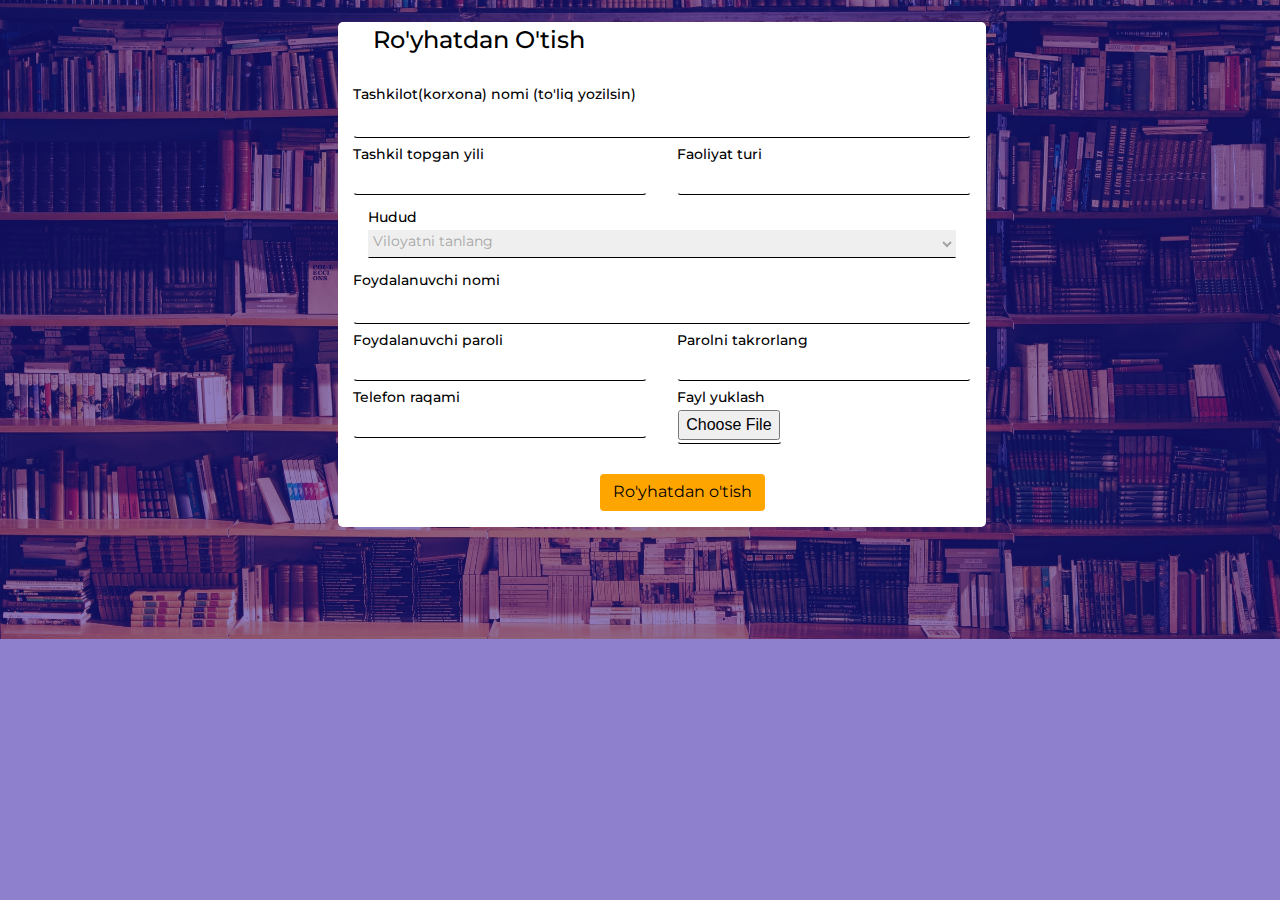
<file: registerTashkilot.html>
<!doctype html>
<html lang="en">
  <head>
    <!-- Required meta tags -->
    <meta charset="utf-8">
    <meta name="viewport" content="width=device-width, initial-scale=1, shrink-to-fit=no">

    <!-- Bootstrap CSS -->
    <link rel="stylesheet" href="https://maxcdn.bootstrapcdn.com/bootstrap/4.0.0/css/bootstrap.min.css" integrity="sha384-Gn5384xqQ1aoWXA+058RXPxPg6fy4IWvTNh0E263XmFcJlSAwiGgFAW/dAiS6JXm" crossorigin="anonymous">
    <link href="https://fonts.googleapis.com/css?family=Montserrat:400,500,600,700&display=swap" rel="stylesheet">

    <style>
      a:hover
      {
        background: rgb(245, 244, 244);
        border-radius: 5px;
      }
      input::placeholder, option
      {
        color:rgb(165, 165, 165) ;
        font-family: 'Montserrat', sans-serif;
        font-size: 80%;
      }
    </style>
    <title> Kutubxona sohasida davlat xususiy sheriklikni tashkillashtirish axborot
      tizimi</title>
  </head>
  <body style="background-image: url(assets/images/banner/back1.jpg); background-position: center; background-repeat: no-repeat; background-size: cover; ">
    <div style="width: 100vw; height: 105vh; top: -5%; position: absolute; background-color: rgb(30, 2, 153); opacity: 0.5;"></div>
      <!--img class="img-responsive" src="bg.jpg" style="height: 100%; width: 100%;" /-->
      
        <!--div class="container" style="width: 100%; height: 100%; padding: 25%; ">
            <div class="row">
              <div class="col">
                One of three columns
              </div>
              <div class="col">
                One of three columns
              </div>
            </div>
          </div-->




          <div class="container">
            <div class="row justify-content-md-center" style="margin-top: 2%; margin-left:2%; width: 100%;">
          <div class="col-sm-7 text-left" style="width: 100%; background:rgb(255, 255, 255);  border-radius: 5px;">
            <b style="color: black; font-family: 'Montserrat', sans-serif; padding-left: 20px; padding-top: 20px; font-size: 150%; font-weight: 500;">Ro'yhatdan O'tish</b><br>

            <form>
                  <div class="form-group">
                    <br>
                    <label for="exampleFormControlInput1" style="color: black; font-family: 'Montserrat', sans-serif; font-size: 90%; font-weight: 500; margin-bottom: 0px;">Tashkilot(korxona) nomi (to'liq yozilsin)</label>
                    <input type="text" class="form-control" id="exampleFormControlInput1"  style="border-top-color: transparent; border-left-color: transparent; border-right-color: transparent; border-bottom-color: black;padding: 0px; padding-bottom: 1%;" required>
                    <div class="row">
                        <div class="col">
                            <label for="exampleFormControlInput1" style="color: black; font-family: 'Montserrat', sans-serif; font-size: 90%; font-weight: 500; margin-bottom: 0px;  margin-top: 2%;">Tashkil topgan yili</label>
                            <input type="number" class="form-control" id="exampleFormControlInput1"  style="border-top-color: transparent; border-left-color: transparent; border-right-color: transparent; border-bottom-color: black;padding: 0px; padding-bottom: 1%;" required>
                        </div><div class="col">
                          <label for="exampleFormControlInput1" style="color: black; font-family: 'Montserrat', sans-serif; font-size: 90%; font-weight: 500; margin-bottom: 0px;  margin-top: 2%;">Faoliyat turi</label>
                          <input type="text" class="form-control" id="exampleFormControlInput1"  style="border-top-color: transparent; border-left-color: transparent; border-right-color: transparent; border-bottom-color: black;padding: 0px; padding-bottom: 1%;" required>
                      </div>
                        
                      </div>
                     
                      <div class="col">
                        <label for="exampleFormControlInput1" style="color: black; font-family: 'Montserrat', sans-serif; font-size: 90%; font-weight: 500; margin-bottom: 0px;  margin-top: 2%;">Hudud</label>
                        <div class="dropdownS">
                            <select style="border-top-color: transparent; border-left-color: transparent; border-right-color: transparent; border-bottom-color: black; padding: 0px; padding-bottom: 1%; color:rgb(165, 165, 165); font-family: 'Montserrat', sans-serif; font-size: 88%; width: 100%;">
                                <option value="volvo" style="font-size: 100%; font-family: 'Montserrat', sans-serif;">Viloyatni tanlang</option>
                                <option value="andijon" style="font-size: 100%; font-family: 'Montserrat', sans-serif;">Andijon viloyati</option>
                                <option value="buxoro" style="font-size: 100%; font-family: 'Montserrat', sans-serif;">Buxoro viloyati</option>
                                <option value="fargona" style="font-size: 100%; font-family: 'Montserrat', sans-serif;">Farg'ona viloyati</option>
                                <option value="jizzax" style="font-size: 100%; font-family: 'Montserrat', sans-serif;">Jizzax viloyati</option>
                                <option value="qoraqolpogiston" style="font-size: 100%; font-family: 'Montserrat', sans-serif;">Qoraqolpog'iston Respublikasi</option>
                                <option value="qashqadaryo" style="font-size: 100%; font-family: 'Montserrat', sans-serif;">Qashqadaryo viloyati</option>

                                <option value="samarqand" style="font-size: 100%; font-family: 'Montserrat', sans-serif;">Samarqand viloyati</option>
                                <option value="surxondaryo" style="font-size: 100%; font-family: 'Montserrat', sans-serif;">Surxondaryo viloyati</option>
                                <option value="toshkent_viloyati" style="font-size: 100%; font-family: 'Montserrat', sans-serif;">Toshkent viloyati</option>
                                <option value="toshkent_shahri" style="font-size: 100%; font-family: 'Montserrat', sans-serif;">Toshkent shahri</option>
                                <option value="xorazm" style="font-size: 100%; font-family: 'Montserrat', sans-serif;">Xorazm viloyati</option>
                              </select>
                          </div>
                    </div>
                    <label for="exampleFormControlInput1" style="color: black; font-family: 'Montserrat', sans-serif; font-size: 90%; font-weight: 500; margin-bottom: 0px;  margin-top: 2%;">Foydalanuvchi nomi</label>
                    <input type="text" class="form-control" id="exampleFormControlInput1"  style="border-top-color: transparent; border-left-color: transparent; border-right-color: transparent; border-bottom-color: black;padding: 0px; padding-bottom: 1%;" required>
                    <div class="row">
                      <div class="col">
                          <label for="exampleFormControlInput1" style="color: black; font-family: 'Montserrat', sans-serif; font-size: 90%; font-weight: 500; margin-bottom: 0px;  margin-top: 2%;">Foydalanuvchi paroli</label>
                          <input type="password" class="form-control" id="exampleFormControlInput1"  style="border-top-color: transparent; border-left-color: transparent; border-right-color: transparent; border-bottom-color: black;padding: 0px; padding-bottom: 1%;" required>
                      </div><div class="col">
                        <label for="exampleFormControlInput1" style="color: black; font-family: 'Montserrat', sans-serif; font-size: 90%; font-weight: 500; margin-bottom: 0px;  margin-top: 2%;">Parolni takrorlang</label>
                        <input type="password" class="form-control" id="exampleFormControlInput1"  style="border-top-color: transparent; border-left-color: transparent; border-right-color: transparent; border-bottom-color: black;padding: 0px; padding-bottom: 1%;" required>
                    </div>
                      
                    </div>
                    <div class="row">
                      
                        <div class="col">
                            <label for="exampleFormControlInput1" style="color: black; font-family: 'Montserrat', sans-serif; font-size: 90%; font-weight: 500; margin-bottom: 0px;  margin-top: 2%;">Telefon raqami</label>
                            <input type="number" class="form-control" id="exampleFormControlInput1"  style="border-top-color: transparent; border-left-color: transparent; border-right-color: transparent; border-bottom-color: black;padding: 0px; padding-bottom: 1%;" required>
                        </div>  
                        
                      
                      <div class="col">
                        <label for="exampleFormControlInput1" style="color: black; font-family: 'Montserrat', sans-serif; font-size: 90%; font-weight: 500; margin-bottom: 0px;  margin-top: 2%;">Fayl yuklash</label>
                        <input type="file" class="form-control" id="exampleFormControlInput1"  style="border-top-color: transparent; border-left-color: transparent; border-right-color: transparent; border-bottom-color: black;padding: 0px; padding-bottom: 1%; width: 105px;" required>
                    </div>  
                        </div>
                        <br>
                        
                          <button type="submit" class="btn" style="margin-left: 40%;  background: orange; font-family: 'Montserrat', sans-serif; padding-top: 5px; margin-top: 1%; font-size: 100%;">Ro'yhatdan o'tish</button>
                      </div>
                  </div>

                </form>
          </div>
        </div>
      </div>
    <!-- Optional JavaScript -->
    <!-- jQuery first, then Popper.js, then Bootstrap JS -->
    <script src="https://code.jquery.com/jquery-3.2.1.slim.min.js" integrity="sha384-KJ3o2DKtIkvYIK3UENzmM7KCkRr/rE9/Qpg6aAZGJwFDMVNA/GpGFF93hXpG5KkN" crossorigin="anonymous"></script>
    <script src="https://cdnjs.cloudflare.com/ajax/libs/popper.js/1.12.9/umd/popper.min.js" integrity="sha384-ApNbgh9B+Y1QKtv3Rn7W3mgPxhU9K/ScQsAP7hUibX39j7fakFPskvXusvfa0b4Q" crossorigin="anonymous"></script>
    <script src="https://maxcdn.bootstrapcdn.com/bootstrap/4.0.0/js/bootstrap.min.js" integrity="sha384-JZR6Spejh4U02d8jOt6vLEHfe/JQGiRRSQQxSfFWpi1MquVdAyjUar5+76PVCmYl" crossorigin="anonymous"></script>
  </body>
</html>
</file>
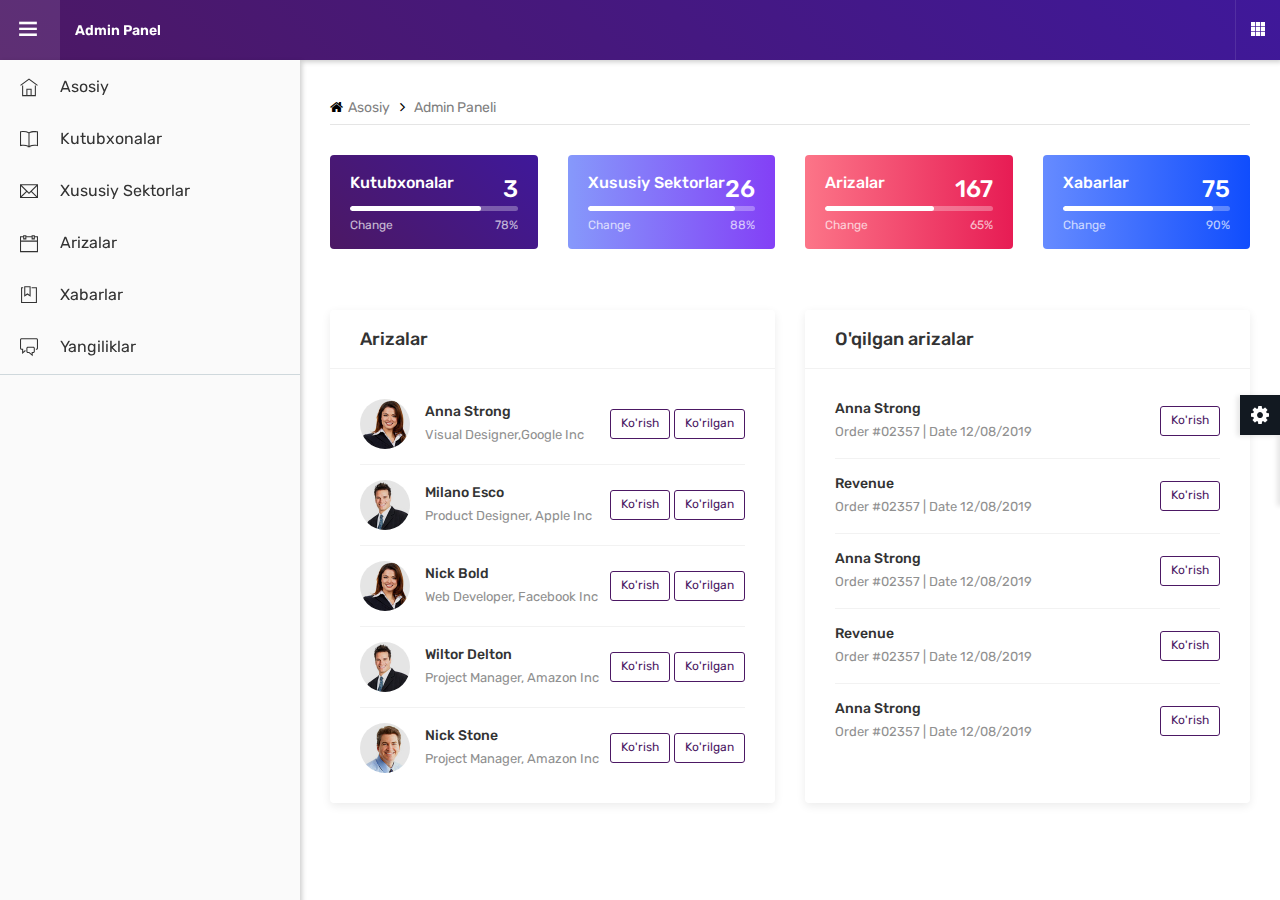
<file: admin/arizalar.html>
<!DOCTYPE html>
<html lang="en">
  <!-- Mirrored from educhamp.themetrades.com/demo/admin/index.html by HTTrack Website Copier/3.x [XR&CO'2014], Fri, 22 Feb 2019 13:08:15 GMT -->
  <head>
    <!-- META ============================================= -->
    <meta charset="utf-8" />
    <meta http-equiv="X-UA-Compatible" content="IE=edge" />
    <meta name="keywords" content="" />
    <meta name="author" content="" />
    <meta name="robots" content="" />

    <!-- DESCRIPTION -->
    <meta name="description" content="EduChamp : Education HTML Template" />

    <!-- OG -->
    <meta property="og:title" content="EduChamp : Education HTML Template" />
    <meta
      property="og:description"
      content="EduChamp : Education HTML Template"
    />
    <meta property="og:image" content="" />
    <meta name="format-detection" content="telephone=no" />

    <!-- FAVICONS ICON ============================================= -->

    <!-- PAGE TITLE HERE ============================================= -->
    <title>
      Kutubxona sohasida davlat xususiy sheriklikni tashkillashtirish axborot
      tizimi
    </title>

    <!-- MOBILE SPECIFIC ============================================= -->
    <meta name="viewport" content="width=device-width, initial-scale=1" />

    <!--[if lt IE 9]>
      <script src="assets/js/html5shiv.min.js"></script>
      <script src="assets/js/respond.min.js"></script>
    <![endif]-->

    <!-- All PLUGINS CSS ============================================= -->
    <link rel="stylesheet" type="text/css" href="assets/css/assets.css" />
    <link
      rel="stylesheet"
      type="text/css"
      href="assets/vendors/calendar/fullcalendar.css"
    />

    <!-- TYPOGRAPHY ============================================= -->
    <link rel="stylesheet" type="text/css" href="assets/css/typography.css" />

    <!-- SHORTCODES ============================================= -->
    <link
      rel="stylesheet"
      type="text/css"
      href="assets/css/shortcodes/shortcodes.css"
    />

    <!-- STYLESHEETS ============================================= -->
    <link rel="stylesheet" type="text/css" href="assets/css/style.css" />
    <link rel="stylesheet" type="text/css" href="assets/css/dashboard.css" />
    <link
      class="skin"
      rel="stylesheet"
      type="text/css"
      href="assets/css/color/color-1.css"
    />
  </head>
  <body class="ttr-opened-sidebar ttr-pinned-sidebar">
    <!-- header start -->
    <header class="ttr-header">
      <div class="ttr-header-wrapper">
        <!--sidebar menu toggler start -->
        <div class="ttr-toggle-sidebar ttr-material-button">
          <i class="ti-close ttr-open-icon"></i>
          <i class="ti-menu ttr-close-icon"></i>
        </div>
        <!--sidebar menu toggler end -->
        <!--logo start -->
        <div class="ttr-logo-box"></div>
        <!--logo end -->
        <div class="ttr-header-menu">
          <!-- header left menu start -->
          <ul class="ttr-header-navigation">
            <li>
              <a href="#" class="ttr-material-button ttr-submenu-toggle"
                >Admin Panel</a
              >
            </li>
          </ul>
          <!-- header left menu end -->
        </div>
        <div class="ttr-header-right ttr-with-seperator">
          <!-- header right menu start -->
          <ul class="ttr-header-navigation">
            <li class="ttr-hide-on-mobile">
              <a href="#" class="ttr-material-button"
                ><i class="ti-layout-grid3-alt"></i
              ></a>
              <div class="ttr-header-submenu ttr-extra-menu">
                <a href="#">
                  <i class="fa fa-music"></i>
                  <span>Musics</span>
                </a>
                <a href="#">
                  <i class="fa fa-youtube-play"></i>
                  <span>Videos</span>
                </a>
                <a href="#">
                  <i class="fa fa-envelope"></i>
                  <span>Emails</span>
                </a>
                <a href="#">
                  <i class="fa fa-book"></i>
                  <span>Reports</span>
                </a>
                <a href="#">
                  <i class="fa fa-smile-o"></i>
                  <span>Persons</span>
                </a>
                <a href="#">
                  <i class="fa fa-picture-o"></i>
                  <span>Pictures</span>
                </a>
              </div>
            </li>
          </ul>
          <!-- header right menu end -->
        </div>
        <!--header search panel start -->
        <div class="ttr-search-bar">
          <form class="ttr-search-form">
            <div class="ttr-search-input-wrapper">
              <input
                type="text"
                name="qq"
                placeholder="search something..."
                class="ttr-search-input"
              />
              <button type="submit" name="search" class="ttr-search-submit">
                <i class="ti-arrow-right"></i>
              </button>
            </div>
            <span class="ttr-search-close ttr-search-toggle">
              <i class="ti-close"></i>
            </span>
          </form>
        </div>
        <!--header search panel end -->
      </div>
    </header>
    <!-- header end -->
    <!-- Left sidebar menu start -->
    <div class="ttr-sidebar">
      <div class="ttr-sidebar-wrapper content-scroll">
        <!-- side menu logo start -->

        <!-- side menu logo end -->
        <!-- sidebar menu start -->
        <nav class="ttr-sidebar-navi">
          <ul>
            <li>
              <a href="index.html" class="ttr-material-button">
                <span class="ttr-icon"><i class="ti-home"></i></span>
                <span class="ttr-label">Asosiy</span>
              </a>
            </li>
            <li>
              <a href="kutubxonalar.html" class="ttr-material-button">
                <span class="ttr-icon"><i class="ti-book"></i></span>
                <span class="ttr-label">Kutubxonalar</span>
              </a>
            </li>
            <li>
              <a href="xususiySectorlar.html" class="ttr-material-button">
                <span class="ttr-icon"><i class="ti-email"></i></span>
                <span class="ttr-label ">Xususiy Sektorlar</span>
                </span>
              </a>
            </li>
            <li>
              <a href="#" class="ttr-material-button">
                <span class="ttr-icon"><i class="ti-calendar"></i></span>
                <span class="ttr-label">Arizalar</span>
              </span>
              </a>
            </li>
            <li>
              <a href="xabarlar.html" class="ttr-material-button">
                <span class="ttr-icon"><i class="ti-bookmark-alt"></i></span>
                <span class="ttr-label">Xabarlar</span>
              </a>
            </li>
            <li>
              <a href="yangiliklar.html" class="ttr-material-button">
                <span class="ttr-icon"><i class="ti-comments"></i></span>
                <span class="ttr-label">Yangiliklar</span>
              </a>
            </li>

            <li class="ttr-seperate"></li>
          </ul>
          <!-- sidebar menu end -->
        </nav>
        <!-- sidebar menu end -->
      </div>
    </div>
    <!-- Left sidebar menu end -->

    <!--Main container start -->
    <main class="ttr-wrapper">
      <div class="container-fluid">
        <div class="db-breadcrumb">
          <!-- <h4 class="breadcrumb-title"></h4> -->
          <ul class="db-breadcrumb-list">
            <li>
              <a href="../index.html"><i class="fa fa-home"></i>Asosiy</a>
            </li>
            <li>Admin Paneli</li>
          </ul>
        </div>
        <!-- Card -->
        <div class="row">
          <div class="col-md-6 col-lg-3 col-xl-3 col-sm-6 col-12">
            <div class="widget-card widget-bg1">
              <div class="wc-item">
                <h4 class="wc-title">Kutubxonalar</h4>

                <span class="wc-stats">
                  <span class="counter">18</span>
                </span>
                <div class="progress wc-progress">
                  <div
                    class="progress-bar"
                    role="progressbar"
                    style="width: 78%"
                    aria-valuenow="50"
                    aria-valuemin="0"
                    aria-valuemax="100"
                  ></div>
                </div>
                <span class="wc-progress-bx">
                  <span class="wc-change"> Change </span>
                  <span class="wc-number ml-auto"> 78% </span>
                </span>
              </div>
            </div>
          </div>
          <div class="col-md-6 col-lg-3 col-xl-3 col-sm-6 col-12">
            <div class="widget-card widget-bg2">
              <div class="wc-item">
                <h4 class="wc-title">Xususiy Sektorlar</h4>

                <span class="wc-stats counter"> 120 </span>
                <div class="progress wc-progress">
                  <div
                    class="progress-bar"
                    role="progressbar"
                    style="width: 88%"
                    aria-valuenow="50"
                    aria-valuemin="0"
                    aria-valuemax="100"
                  ></div>
                </div>
                <span class="wc-progress-bx">
                  <span class="wc-change"> Change </span>
                  <span class="wc-number ml-auto"> 88% </span>
                </span>
              </div>
            </div>
          </div>
          <div class="col-md-6 col-lg-3 col-xl-3 col-sm-6 col-12">
            <div class="widget-card widget-bg3">
              <div class="wc-item">
                <h4 class="wc-title">Arizalar</h4>
                <span class="wc-stats counter"> 772 </span>
                <div class="progress wc-progress">
                  <div
                    class="progress-bar"
                    role="progressbar"
                    style="width: 65%"
                    aria-valuenow="50"
                    aria-valuemin="0"
                    aria-valuemax="100"
                  ></div>
                </div>
                <span class="wc-progress-bx">
                  <span class="wc-change"> Change </span>
                  <span class="wc-number ml-auto"> 65% </span>
                </span>
              </div>
            </div>
          </div>
          <div class="col-md-6 col-lg-3 col-xl-3 col-sm-6 col-12">
            <div class="widget-card widget-bg4">
              <div class="wc-item">
                <h4 class="wc-title">Xabarlar</h4>
                <span class="wc-stats counter"> 350 </span>
                <div class="progress wc-progress">
                  <div
                    class="progress-bar"
                    role="progressbar"
                    style="width: 90%"
                    aria-valuenow="50"
                    aria-valuemin="0"
                    aria-valuemax="100"
                  ></div>
                </div>
                <span class="wc-progress-bx">
                  <span class="wc-change"> Change </span>
                  <span class="wc-number ml-auto"> 90% </span>
                </span>
              </div>
            </div>
          </div>
        </div>
        <!-- Card END -->
        <div class="row">
          <!-- Your Profile Views Chart -->
          <div class="col-lg-8 m-b30">
            
          </div>
          <!-- Your Profile Views Chart END-->
          
            <div class="col-lg-6 m-b30">
              <div class="widget-box">
                <div class="wc-title">
                  <h4>Arizalar</h4>
                </div>
                <div class="widget-inner">
                  <div class="new-user-list">
                    <ul>
                      <li>
                        <span class="new-users-pic">
                          <img src="assets/images/testimonials/pic1.jpg" alt="" />
                        </span>
                        <span class="new-users-text">
                          <a href="#" class="new-users-name">Anna Strong </a>
                          <span class="new-users-info"
                            >Visual Designer,Google Inc
                          </span>
                        </span>
                        <span class="new-users-btn">
                          
                          
                          <a href="#" class="btn button-sm outline">Ko'rish</a>
                          <a href="#" class="btn button-sm outline">Ko'rilgan</a>
                        </span>
                      </li>
                      <li>
                        <span class="new-users-pic">
                          <img src="assets/images/testimonials/pic2.jpg" alt="" />
                        </span>
                        <span class="new-users-text">
                          <a href="#" class="new-users-name"> Milano Esco </a>
                          <span class="new-users-info"
                            >Product Designer, Apple Inc
                          </span>
                        </span>
                        <span class="new-users-btn">
                          <a href="#" class="btn button-sm outline">Ko'rish</a>
                          <a href="#" class="btn button-sm outline">Ko'rilgan</a>
                        </span>
                      </li>
                      <li>
                        <span class="new-users-pic">
                          <img src="assets/images/testimonials/pic1.jpg" alt="" />
                        </span>
                        <span class="new-users-text">
                          <a href="#" class="new-users-name">Nick Bold </a>
                          <span class="new-users-info"
                            >Web Developer, Facebook Inc
                          </span>
                        </span>
                        <span class="new-users-btn">
                          <a href="#" class="btn button-sm outline">Ko'rish</a>
                          <a href="#" class="btn button-sm outline">Ko'rilgan</a>
                        </span>
                      </li>
                      <li>
                        <span class="new-users-pic">
                          <img src="assets/images/testimonials/pic2.jpg" alt="" />
                        </span>
                        <span class="new-users-text">
                          <a href="#" class="new-users-name">Wiltor Delton </a>
                          <span class="new-users-info"
                            >Project Manager, Amazon Inc
                          </span>
                        </span>
                        <span class="new-users-btn">
                          <a href="#" class="btn button-sm outline">Ko'rish</a>
                          <a href="#" class="btn button-sm outline">Ko'rilgan</a>
                        </span>
                      </li>
                      <li>
                        <span class="new-users-pic">
                          <img src="assets/images/testimonials/pic3.jpg" alt="" />
                        </span>
                        <span class="new-users-text">
                          <a href="#" class="new-users-name">Nick Stone </a>
                          <span class="new-users-info"
                            >Project Manager, Amazon Inc
                          </span>
                        </span>
                        <span class="new-users-btn">
                          <a href="#" class="btn button-sm outline">Ko'rish</a>
                          <a href="#" class="btn button-sm outline">Ko'rilgan</a>
                        </span>
                      </li>
                    </ul>
                  </div>
                </div>
              </div>
            </div>
          <div class="col-lg-6 m-b30">
            <div class="widget-box">
              <div class="wc-title">
                <h4>O'qilgan arizalar</h4>
              </div>
              <div class="widget-inner">
                <div class="orders-list">
                  <ul>
                    <li>
                      <span class="orders-title">
                        <a href="#" class="orders-title-name">Anna Strong </a>
                        <span class="orders-info"
                          >Order #02357 | Date 12/08/2019</span
                        >
                      </span>
                      <span class="orders-btn">
                        <a href="#" class="btn button-sm outline">Ko'rish</a>
                      </span>
                    </li>
                    <li>
                      <span class="orders-title">
                        <a href="#" class="orders-title-name">Revenue</a>
                        <span class="orders-info"
                          >Order #02357 | Date 12/08/2019</span
                        >
                      </span>
                      <span class="orders-btn">
                        <a href="#" class="btn button-sm outline">Ko'rish</a>
                      </span>
                    </li>
                    <li>
                      <span class="orders-title">
                        <a href="#" class="orders-title-name">Anna Strong </a>
                        <span class="orders-info"
                          >Order #02357 | Date 12/08/2019</span
                        >
                      </span>
                      <span class="orders-btn">
                        <a href="#" class="btn button-sm outline">Ko'rish</a>
                      </span>
                    </li>
                    <li>
                      <span class="orders-title">
                        <a href="#" class="orders-title-name">Revenue</a>
                        <span class="orders-info"
                          >Order #02357 | Date 12/08/2019</span
                        >
                      </span>
                      <span class="orders-btn">
                        <a href="#" class="btn button-sm outline">Ko'rish</a>
                      </span>
                    </li>
                    <li>
                      <span class="orders-title">
                        <a href="#" class="orders-title-name">Anna Strong </a>
                        <span class="orders-info"
                          >Order #02357 | Date 12/08/2019</span
                        >
                      </span>
                      <span class="orders-btn">
                        <a href="#" class="btn button-sm outline">Ko'rish</a>
                      </span>
                    </li>
                  </ul>
                </div>
              </div>
            </div>
          </div>
        </div>
      </div>
    </main>
    <div class="ttr-overlay"></div>

    <!-- External JavaScripts -->
    <script src="assets/js/jquery.min.js"></script>
    <script src="assets/vendors/bootstrap/js/popper.min.js"></script>
    <script src="assets/vendors/bootstrap/js/bootstrap.min.js"></script>
    <script src="assets/vendors/bootstrap-select/bootstrap-select.min.js"></script>
    <script src="assets/vendors/bootstrap-touchspin/jquery.bootstrap-touchspin.js"></script>
    <script src="assets/vendors/magnific-popup/magnific-popup.js"></script>
    <script src="assets/vendors/counter/waypoints-min.js"></script>
    <script src="assets/vendors/counter/counterup.min.js"></script>
    <script src="assets/vendors/imagesloaded/imagesloaded.js"></script>
    <script src="assets/vendors/masonry/masonry.js"></script>
    <script src="assets/vendors/masonry/filter.js"></script>
    <script src="assets/vendors/owl-carousel/owl.carousel.js"></script>
    <script src="assets/vendors/scroll/scrollbar.min.js"></script>
    <script src="assets/js/functions.js"></script>
    <script src="assets/vendors/chart/chart.min.js"></script>
    <script src="assets/js/admin.js"></script>
    <script src="assets/vendors/calendar/moment.min.js"></script>
    <script src="assets/vendors/calendar/fullcalendar.js"></script>
    <script src="assets/vendors/switcher/switcher.js"></script>
    <script>
      $(document).ready(function () {
        $("#calendar").fullCalendar({
          header: {
            left: "prev,next today",
            center: "title",
            right: "month,agendaWeek,agendaDay,listWeek",
          },
          defaultDate: "2019-03-12",
          navLinks: true, // can click day/week names to navigate views

          weekNumbers: true,
          weekNumbersWithinDays: true,
          weekNumberCalculation: "ISO",

          editable: true,
          eventLimit: true, // allow "more" link when too many events
          events: [
            {
              title: "All Day Event",
              start: "2019-03-01",
            },
            {
              title: "Long Event",
              start: "2019-03-07",
              end: "2019-03-10",
            },
            {
              id: 999,
              title: "Repeating Event",
              start: "2019-03-09T16:00:00",
            },
            {
              id: 999,
              title: "Repeating Event",
              start: "2019-03-16T16:00:00",
            },
            {
              title: "Conference",
              start: "2019-03-11",
              end: "2019-03-13",
            },
            {
              title: "Meeting",
              start: "2019-03-12T10:30:00",
              end: "2019-03-12T12:30:00",
            },
            {
              title: "Lunch",
              start: "2019-03-12T12:00:00",
            },
            {
              title: "Meeting",
              start: "2019-03-12T14:30:00",
            },
            {
              title: "Happy Hour",
              start: "2019-03-12T17:30:00",
            },
            {
              title: "Dinner",
              start: "2019-03-12T20:00:00",
            },
            {
              title: "Birthday Party",
              start: "2019-03-13T07:00:00",
            },
            {
              title: "Click for Google",
              url: "http://google.com/",
              start: "2019-03-28",
            },
          ],
        });
      });
    </script>
  </body>

  <!-- Mirrored from educhamp.themetrades.com/demo/admin/index.html by HTTrack Website Copier/3.x [XR&CO'2014], Fri, 22 Feb 2019 13:09:05 GMT -->
</html>
</file>
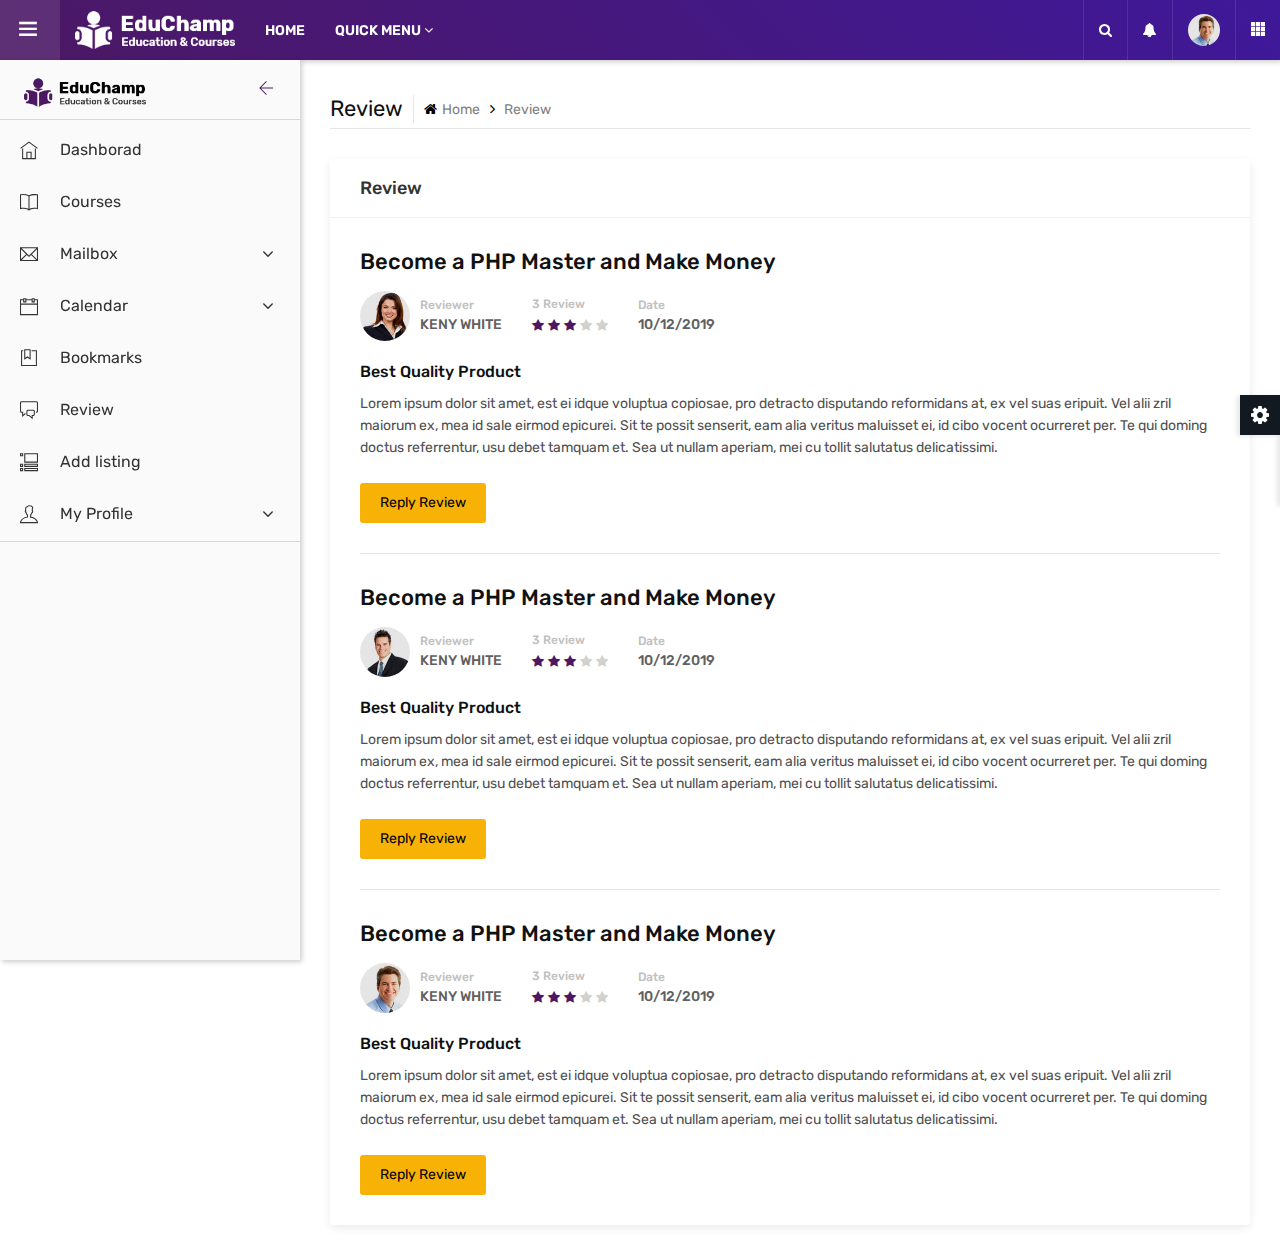
<file: admin/review.html>
<!DOCTYPE html>
<html lang="en">

<!-- Mirrored from educhamp.themetrades.com/demo/admin/review.html by HTTrack Website Copier/3.x [XR&CO'2014], Fri, 22 Feb 2019 13:11:35 GMT -->
<head>

	<!-- META ============================================= -->
	<meta charset="utf-8">
	<meta http-equiv="X-UA-Compatible" content="IE=edge">
	<meta name="keywords" content="" />
	<meta name="author" content="" />
	<meta name="robots" content="" />
	
	<!-- DESCRIPTION -->
	<meta name="description" content="EduChamp : Education HTML Template" />
	
	<!-- OG -->
	<meta property="og:title" content="EduChamp : Education HTML Template" />
	<meta property="og:description" content="EduChamp : Education HTML Template" />
	<meta property="og:image" content="" />
	<meta name="format-detection" content="telephone=no">
	
	<!-- FAVICONS ICON ============================================= -->
	<link rel="icon" href="../error-404.html" type="image/x-icon" />
	<link rel="shortcut icon" type="image/x-icon" href="assets/images/favicon.png" />
	
	<!-- PAGE TITLE HERE ============================================= -->
	<title>EduChamp : Education HTML Template </title>
	
	<!-- MOBILE SPECIFIC ============================================= -->
	<meta name="viewport" content="width=device-width, initial-scale=1">
	
	<!--[if lt IE 9]>
	<script src="assets/js/html5shiv.min.js"></script>
	<script src="assets/js/respond.min.js"></script>
	<![endif]-->
	
	<!-- All PLUGINS CSS ============================================= -->
	<link rel="stylesheet" type="text/css" href="assets/css/assets.css">
	<link rel="stylesheet" type="text/css" href="assets/vendors/calendar/fullcalendar.css">
	
	<!-- TYPOGRAPHY ============================================= -->
	<link rel="stylesheet" type="text/css" href="assets/css/typography.css">
	
	<!-- SHORTCODES ============================================= -->
	<link rel="stylesheet" type="text/css" href="assets/css/shortcodes/shortcodes.css">
	
	<!-- STYLESHEETS ============================================= -->
	<link rel="stylesheet" type="text/css" href="assets/css/style.css">
	<link rel="stylesheet" type="text/css" href="assets/css/dashboard.css">
	<link class="skin" rel="stylesheet" type="text/css" href="assets/css/color/color-1.css">
	
</head>
<body class="ttr-opened-sidebar ttr-pinned-sidebar">
	
	<!-- header start -->
	<header class="ttr-header">
		<div class="ttr-header-wrapper">
			<!--sidebar menu toggler start -->
			<div class="ttr-toggle-sidebar ttr-material-button">
				<i class="ti-close ttr-open-icon"></i>
				<i class="ti-menu ttr-close-icon"></i>
			</div>
			<!--sidebar menu toggler end -->
			<!--logo start -->
			<div class="ttr-logo-box">
				<div>
					<a href="index.html" class="ttr-logo">
						<img alt="" class="ttr-logo-mobile" src="assets/images/logo-mobile.png" width="30" height="30">
						<img alt="" class="ttr-logo-desktop" src="assets/images/logo-white.png" width="160" height="27">
					</a>
				</div>
			</div>
			<!--logo end -->
			<div class="ttr-header-menu">
				<!-- header left menu start -->
				<ul class="ttr-header-navigation">
					<li>
						<a href="../index.html" class="ttr-material-button ttr-submenu-toggle">HOME</a>
					</li>
					<li>
						<a href="#" class="ttr-material-button ttr-submenu-toggle">QUICK MENU <i class="fa fa-angle-down"></i></a>
						<div class="ttr-header-submenu">
							<ul>
								<li><a href="../courses.html">Our Courses</a></li>
								<li><a href="../event.html">New Event</a></li>
								<li><a href="../membership.html">Membership</a></li>
							</ul>
						</div>
					</li>
				</ul>
				<!-- header left menu end -->
			</div>
			<div class="ttr-header-right ttr-with-seperator">
				<!-- header right menu start -->
				<ul class="ttr-header-navigation">
					<li>
						<a href="#" class="ttr-material-button ttr-search-toggle"><i class="fa fa-search"></i></a>
					</li>
					<li>
						<a href="#" class="ttr-material-button ttr-submenu-toggle"><i class="fa fa-bell"></i></a>
						<div class="ttr-header-submenu noti-menu">
							<div class="ttr-notify-header">
								<span class="ttr-notify-text-top">9 New</span>
								<span class="ttr-notify-text">User Notifications</span>
							</div>
							<div class="noti-box-list">
								<ul>
									<li>
										<span class="notification-icon dashbg-gray">
											<i class="fa fa-check"></i>
										</span>
										<span class="notification-text">
											<span>Sneha Jogi</span> sent you a message.
										</span>
										<span class="notification-time">
											<a href="#" class="fa fa-close"></a>
											<span> 02:14</span>
										</span>
									</li>
									<li>
										<span class="notification-icon dashbg-yellow">
											<i class="fa fa-shopping-cart"></i>
										</span>
										<span class="notification-text">
											<a href="#">Your order is placed</a> sent you a message.
										</span>
										<span class="notification-time">
											<a href="#" class="fa fa-close"></a>
											<span> 7 Min</span>
										</span>
									</li>
									<li>
										<span class="notification-icon dashbg-red">
											<i class="fa fa-bullhorn"></i>
										</span>
										<span class="notification-text">
											<span>Your item is shipped</span> sent you a message.
										</span>
										<span class="notification-time">
											<a href="#" class="fa fa-close"></a>
											<span> 2 May</span>
										</span>
									</li>
									<li>
										<span class="notification-icon dashbg-green">
											<i class="fa fa-comments-o"></i>
										</span>
										<span class="notification-text">
											<a href="#">Sneha Jogi</a> sent you a message.
										</span>
										<span class="notification-time">
											<a href="#" class="fa fa-close"></a>
											<span> 14 July</span>
										</span>
									</li>
									<li>
										<span class="notification-icon dashbg-primary">
											<i class="fa fa-file-word-o"></i>
										</span>
										<span class="notification-text">
											<span>Sneha Jogi</span> sent you a message.
										</span>
										<span class="notification-time">
											<a href="#" class="fa fa-close"></a>
											<span> 15 Min</span>
										</span>
									</li>
								</ul>
							</div>
						</div>
					</li>
					<li>
						<a href="#" class="ttr-material-button ttr-submenu-toggle"><span class="ttr-user-avatar"><img alt="" src="assets/images/testimonials/pic3.jpg" width="32" height="32"></span></a>
						<div class="ttr-header-submenu">
							<ul>
								<li><a href="user-profile.html">My profile</a></li>
								<li><a href="list-view-calendar.html">Activity</a></li>
								<li><a href="mailbox.html">Messages</a></li>
								<li><a href="../login.html">Logout</a></li>
							</ul>
						</div>
					</li>
					<li class="ttr-hide-on-mobile">
						<a href="#" class="ttr-material-button"><i class="ti-layout-grid3-alt"></i></a>
						<div class="ttr-header-submenu ttr-extra-menu">
							<a href="#">
								<i class="fa fa-music"></i>
								<span>Musics</span>
							</a>
							<a href="#">
								<i class="fa fa-youtube-play"></i>
								<span>Videos</span>
							</a>
							<a href="#">
								<i class="fa fa-envelope"></i>
								<span>Emails</span>
							</a>
							<a href="#">
								<i class="fa fa-book"></i>
								<span>Reports</span>
							</a>
							<a href="#">
								<i class="fa fa-smile-o"></i>
								<span>Persons</span>
							</a>
							<a href="#">
								<i class="fa fa-picture-o"></i>
								<span>Pictures</span>
							</a>
						</div>
					</li>
				</ul>
				<!-- header right menu end -->
			</div>
			<!--header search panel start -->
			<div class="ttr-search-bar">
				<form class="ttr-search-form">
					<div class="ttr-search-input-wrapper">
						<input type="text" name="qq" placeholder="search something..." class="ttr-search-input">
						<button type="submit" name="search" class="ttr-search-submit"><i class="ti-arrow-right"></i></button>
					</div>
					<span class="ttr-search-close ttr-search-toggle">
						<i class="ti-close"></i>
					</span>
				</form>
			</div>
			<!--header search panel end -->
		</div>
	</header>
	<!-- header end -->
	<!-- Left sidebar menu start -->
	<div class="ttr-sidebar">
		<div class="ttr-sidebar-wrapper content-scroll">
			<!-- side menu logo start -->
			<div class="ttr-sidebar-logo">
				<a href="#"><img alt="" src="assets/images/logo.png" width="122" height="27"></a>
				<!-- <div class="ttr-sidebar-pin-button" title="Pin/Unpin Menu">
					<i class="material-icons ttr-fixed-icon">gps_fixed</i>
					<i class="material-icons ttr-not-fixed-icon">gps_not_fixed</i>
				</div> -->
				<div class="ttr-sidebar-toggle-button">
					<i class="ti-arrow-left"></i>
				</div>
			</div>
			<!-- side menu logo end -->
			<!-- sidebar menu start -->
			<nav class="ttr-sidebar-navi">
				<ul>
					<li>
						<a href="index.html" class="ttr-material-button">
							<span class="ttr-icon"><i class="ti-home"></i></span>
		                	<span class="ttr-label">Dashborad</span>
		                </a>
		            </li>
					<li>
						<a href="courses.html" class="ttr-material-button">
							<span class="ttr-icon"><i class="ti-book"></i></span>
		                	<span class="ttr-label">Courses</span>
		                </a>
		            </li>
					<li>
						<a href="#" class="ttr-material-button">
							<span class="ttr-icon"><i class="ti-email"></i></span>
		                	<span class="ttr-label">Mailbox</span>
		                	<span class="ttr-arrow-icon"><i class="fa fa-angle-down"></i></span>
		                </a>
		                <ul>
		                	<li>
		                		<a href="mailbox.html" class="ttr-material-button"><span class="ttr-label">Mail Box</span></a>
		                	</li>
		                	<li>
		                		<a href="mailbox-compose.html" class="ttr-material-button"><span class="ttr-label">Compose</span></a>
		                	</li>
							<li>
		                		<a href="mailbox-read.html" class="ttr-material-button"><span class="ttr-label">Mail Read</span></a>
		                	</li>
		                </ul>
		            </li>
					<li>
						<a href="#" class="ttr-material-button">
							<span class="ttr-icon"><i class="ti-calendar"></i></span>
		                	<span class="ttr-label">Calendar</span>
		                	<span class="ttr-arrow-icon"><i class="fa fa-angle-down"></i></span>
		                </a>
		                <ul>
		                	<li>
		                		<a href="basic-calendar.html" class="ttr-material-button"><span class="ttr-label">Basic Calendar</span></a>
		                	</li>
		                	<li>
		                		<a href="list-view-calendar.html" class="ttr-material-button"><span class="ttr-label">List View</span></a>
		                	</li>
		                </ul>
		            </li>
					<li>
						<a href="bookmark.html" class="ttr-material-button">
							<span class="ttr-icon"><i class="ti-bookmark-alt"></i></span>
		                	<span class="ttr-label">Bookmarks</span>
		                </a>
		            </li>
					<li>
						<a href="review.html" class="ttr-material-button">
							<span class="ttr-icon"><i class="ti-comments"></i></span>
		                	<span class="ttr-label">Review</span>
		                </a>
		            </li>
					<li>
						<a href="add-listing.html" class="ttr-material-button">
							<span class="ttr-icon"><i class="ti-layout-accordion-list"></i></span>
		                	<span class="ttr-label">Add listing</span>
		                </a>
		            </li>
					<li>
						<a href="#" class="ttr-material-button">
							<span class="ttr-icon"><i class="ti-user"></i></span>
		                	<span class="ttr-label">My Profile</span>
		                	<span class="ttr-arrow-icon"><i class="fa fa-angle-down"></i></span>
		                </a>
		                <ul>
		                	<li>
		                		<a href="user-profile.html" class="ttr-material-button"><span class="ttr-label">User Profile</span></a>
		                	</li>
		                	<li>
		                		<a href="teacher-profile.html" class="ttr-material-button"><span class="ttr-label">Teacher Profile</span></a>
		                	</li>
		                </ul>
		            </li>
		            <li class="ttr-seperate"></li>
				</ul>
				<!-- sidebar menu end -->
			</nav>
			<!-- sidebar menu end -->
		</div>
	</div>
	<!-- Left sidebar menu end -->
	<!--Main container start -->
	<main class="ttr-wrapper">
		<div class="container-fluid">
			<div class="db-breadcrumb">
				<h4 class="breadcrumb-title">Review</h4>
				<ul class="db-breadcrumb-list">
					<li><a href="#"><i class="fa fa-home"></i>Home</a></li>
					<li>Review</li>
				</ul>
			</div>	
			<div class="row">
				<!-- Your Profile Views Chart -->
				<div class="col-lg-12 m-b30">
					<div class="widget-box">
						<div class="wc-title">
							<h4>Review</h4>
						</div>
						<div class="widget-inner">
							<div class="card-courses-list admin-review">
								<div class="card-courses-full-dec">
									<div class="card-courses-title">
										<h4>Become a PHP Master and Make Money</h4>
									</div>
									<div class="card-courses-list-bx">
										<ul class="card-courses-view">
											<li class="card-courses-user">
												<div class="card-courses-user-pic">
													<img src="assets/images/testimonials/pic1.jpg" alt=""/>
												</div>
												<div class="card-courses-user-info">
													<h5>Reviewer</h5>
													<h4>Keny White</h4>
												</div>
											</li>
											<li class="card-courses-review">
												<h5>3 Review</h5>
												<ul class="cours-star">
													<li class="active"><i class="fa fa-star"></i></li>
													<li class="active"><i class="fa fa-star"></i></li>
													<li class="active"><i class="fa fa-star"></i></li>
													<li><i class="fa fa-star"></i></li>
													<li><i class="fa fa-star"></i></li>
												</ul>
											</li>
											<li class="card-courses-categories">
												<h5>Date</h5>
												<h4>10/12/2019</h4>
											</li>
										</ul>
									</div>
									<div class="row card-courses-dec">
										<div class="col-md-12">
											<h6 class="m-b10">Best Quality Product</h6>
											<p>Lorem ipsum dolor sit amet, est ei idque voluptua copiosae, pro detracto disputando reformidans at, ex vel suas eripuit. Vel alii zril maiorum ex, mea id sale eirmod epicurei. Sit te possit senserit, eam alia veritus maluisset ei, id cibo vocent ocurreret per. Te qui doming doctus referrentur, usu debet tamquam et. Sea ut nullam aperiam, mei cu tollit salutatus delicatissimi. </p>	
										</div>
										<div class="col-md-12">
											<a href="#" class="btn" data-toggle="modal" data-target="#exampleModal">Reply Review</a>
										</div>
									</div>
								</div>
							</div>
							<div class="card-courses-list admin-review">
								<div class="card-courses-full-dec">
									<div class="card-courses-title">
										<h4>Become a PHP Master and Make Money</h4>
									</div>
									<div class="card-courses-list-bx">
										<ul class="card-courses-view">
											<li class="card-courses-user">
												<div class="card-courses-user-pic">
													<img src="assets/images/testimonials/pic2.jpg" alt=""/>
												</div>
												<div class="card-courses-user-info">
													<h5>Reviewer</h5>
													<h4>Keny White</h4>
												</div>
											</li>
											<li class="card-courses-review">
												<h5>3 Review</h5>
												<ul class="cours-star">
													<li class="active"><i class="fa fa-star"></i></li>
													<li class="active"><i class="fa fa-star"></i></li>
													<li class="active"><i class="fa fa-star"></i></li>
													<li><i class="fa fa-star"></i></li>
													<li><i class="fa fa-star"></i></li>
												</ul>
											</li>
											<li class="card-courses-categories">
												<h5>Date</h5>
												<h4>10/12/2019</h4>
											</li>
										</ul>
									</div>
									<div class="row card-courses-dec">
										<div class="col-md-12">
											<h6 class="m-b10">Best Quality Product</h6>
											<p>Lorem ipsum dolor sit amet, est ei idque voluptua copiosae, pro detracto disputando reformidans at, ex vel suas eripuit. Vel alii zril maiorum ex, mea id sale eirmod epicurei. Sit te possit senserit, eam alia veritus maluisset ei, id cibo vocent ocurreret per. Te qui doming doctus referrentur, usu debet tamquam et. Sea ut nullam aperiam, mei cu tollit salutatus delicatissimi. </p>	
										</div>
										<div class="col-md-12">
											<a href="#" class="btn" data-toggle="modal" data-target="#exampleModal">Reply Review</a>
										</div>
									</div>
								</div>
							</div>
							<div class="card-courses-list admin-review">
								<div class="card-courses-full-dec">
									<div class="card-courses-title">
										<h4>Become a PHP Master and Make Money</h4>
									</div>
									<div class="card-courses-list-bx">
										<ul class="card-courses-view">
											<li class="card-courses-user">
												<div class="card-courses-user-pic">
													<img src="assets/images/testimonials/pic3.jpg" alt=""/>
												</div>
												<div class="card-courses-user-info">
													<h5>Reviewer</h5>
													<h4>Keny White</h4>
												</div>
											</li>
											<li class="card-courses-review">
												<h5>3 Review</h5>
												<ul class="cours-star">
													<li class="active"><i class="fa fa-star"></i></li>
													<li class="active"><i class="fa fa-star"></i></li>
													<li class="active"><i class="fa fa-star"></i></li>
													<li><i class="fa fa-star"></i></li>
													<li><i class="fa fa-star"></i></li>
												</ul>
											</li>
											<li class="card-courses-categories">
												<h5>Date</h5>
												<h4>10/12/2019</h4>
											</li>
										</ul>
									</div>
									<div class="row card-courses-dec">
										<div class="col-md-12">
											<h6 class="m-b10">Best Quality Product</h6>
											<p>Lorem ipsum dolor sit amet, est ei idque voluptua copiosae, pro detracto disputando reformidans at, ex vel suas eripuit. Vel alii zril maiorum ex, mea id sale eirmod epicurei. Sit te possit senserit, eam alia veritus maluisset ei, id cibo vocent ocurreret per. Te qui doming doctus referrentur, usu debet tamquam et. Sea ut nullam aperiam, mei cu tollit salutatus delicatissimi. </p>	
										</div>
										<div class="col-md-12">
											<a href="#" class="btn" data-toggle="modal" data-target="#exampleModal">Reply Review</a>
										</div>
									</div>
								</div>
							</div>
						</div>
						<div class="modal fade review-bx-reply" id="exampleModal" tabindex="-1" role="dialog" aria-labelledby="exampleModalLabel" aria-hidden="true">
							<div class="modal-dialog" role="document">
								<div class="modal-content">
									<div class="modal-header">
										<h5 class="modal-title" id="exampleModalLabel">Reply to review</h5>
										<button type="button" class="close" data-dismiss="modal" aria-label="Close">
											<span aria-hidden="true">&times;</span>
										</button>
									</div>
									<div class="modal-body">
										<textarea class="form-control" placeholder="Type text"></textarea>
									</div>
									<div class="modal-footer">
										<button type="button" class="btn mr-auto">Reply</button>
									</div>
								</div>
							</div>
						</div>
					</div>
				</div>
				<!-- Your Profile Views Chart END-->
			</div>
		</div>
	</main>
	<div class="ttr-overlay"></div>

<!-- External JavaScripts -->
<script src="assets/js/jquery.min.js"></script>
<script src="assets/vendors/bootstrap/js/popper.min.js"></script>
<script src="assets/vendors/bootstrap/js/bootstrap.min.js"></script>
<script src="assets/vendors/bootstrap-select/bootstrap-select.min.js"></script>
<script src="assets/vendors/bootstrap-touchspin/jquery.bootstrap-touchspin.js"></script>
<script src="assets/vendors/magnific-popup/magnific-popup.js"></script>
<script src="assets/vendors/counter/waypoints-min.js"></script>
<script src="assets/vendors/counter/counterup.min.js"></script>
<script src="assets/vendors/imagesloaded/imagesloaded.js"></script>
<script src="assets/vendors/masonry/masonry.js"></script>
<script src="assets/vendors/masonry/filter.js"></script>
<script src="assets/vendors/owl-carousel/owl.carousel.js"></script>
<script src='assets/vendors/scroll/scrollbar.min.js'></script>
<script src="assets/js/functions.js"></script>
<script src="assets/vendors/chart/chart.min.js"></script>
<script src="assets/js/admin.js"></script>
<script src='assets/vendors/switcher/switcher.js'></script>
</body>

<!-- Mirrored from educhamp.themetrades.com/demo/admin/review.html by HTTrack Website Copier/3.x [XR&CO'2014], Fri, 22 Feb 2019 13:11:35 GMT -->
</html>
</file>
<file: assets/css/typography.css>
/*=================  
	Basic 
====================*/
body {
    background-color: #fff;
    font-family: Rubik;
    font-size: 16px;
    font-weight: 400;
    color:#505050;
    padding: 0;
    margin: 0;
    overflow-x: hidden;
	-webkit-font-smoothing: antialiased;
    font-smoothing: antialiased;
	-moz-osx-font-smoothing: grayscale;
	scroll-behavior: smooth;
}
a { color: #6f6f6f; outline: 0 none; text-decoration: none; }
a:hover, a:focus { text-decoration: none; outline: 0 none; }
a:active, a:hover { color: #333333; }
p a { color: #333333; }
img { border-style: none; height: auto; max-width: 100%; vertical-align: middle; }
hr { clear: both; }
section, article, aside, details, figcaption, figure, footer, header, hgroup, main, menu, nav, summary { display: block; }
address { font-style: italic; }
table { background-color: transparent;  width: 100%; }
table thead th { color: #333; }
table td { padding: 15px 10px; }
p, address, pre, hr, ul, ol, dl, dd, table { margin-bottom: 24px; }
::selection { color: #000; background:#dbdbdb; }
::-moz-selection { color:#000; background:#dbdbdb; }
::-moz-selection { background: #3396d1; color: #fff; }
::selection { background: #3396d1; color: #fff; }
p { line-height: 28px; margin-bottom: 24px; }
iframe{border:0;}
/*=================  
	Headings
====================*/
h1, h2, h3, h4, h5, h6 { color: #111111; font-family: rubik; margin-top:0; }
h1 a, h2 a, h3 a, h4 a, h5 a, h6 a { color: inherit; }
h1 {font-size: 36px; line-height: 45px; margin-bottom: 25px; font-weight: 700; }
h2 {font-size: 32px; line-height: 45px; margin-bottom: 25px; font-weight: 700; }
h3 {font-size: 28px; line-height: 35px; margin-bottom: 20px; font-weight: 700; }
h4 {font-size: 22px; line-height: 28px; margin-bottom: 15px; font-weight: 500; }
h5 {font-size: 18px; line-height: 24px; margin-bottom: 10px; font-weight: 500; }
h6 {font-size: 16px; line-height: 22px; margin-bottom: 10px; font-weight: 500; }
@media only screen and (max-width: 767px) {
	h1{font-size: 30px; line-height: 40px; margin-bottom: 20px; font-weight: 700; }
	h2{font-size: 26px; line-height: 35px; margin-bottom: 20px; font-weight: 700; }
	h3{font-size: 24px; line-height: 30px; margin-bottom: 15px; font-weight: 700; }
}
/*=================  
	Font Size
====================*/
.fs10 { font-size: 10px; }
.fs12 { font-size: 12px; }
.fs13 { font-size: 13px; }
.fs14 { font-size: 14px; }
.fs16 { font-size: 16px; }
.fs18 { font-size: 18px; }
.fs20 { font-size: 20px; }
.fs22 { font-size: 22px; }
.fs24 { font-size: 24px; }
.fs26 { font-size: 26px; }
.fs30 { font-size: 30px; line-height:40px; }
.fs35 { font-size: 35px; line-height:45px; }
.fs40 { font-size: 40px; line-height:50px; }
.fs45 { font-size: 45px; line-height:55px; }
.fs50 { font-size: 50px; line-height:65px; }
.fs55 { font-size: 55px; line-height:65px; }
.fs60 { font-size: 60px; line-height:70px; }
.fs70 { font-size: 70px; line-height:80px; }
.fs75 { font-size: 75px; line-height:85px; }
.fs80 { font-size: 80px; line-height:90px; }
.fs90 { font-size: 90px;	line-height:100px; }
.fs100 { font-size: 100px; line-height:110px; }
/*=================  
	Font Weight
====================*/
.fw3 { font-weight: 300; }
.fw4 { font-weight: 400; }
.fw5 { font-weight: 500; }
.fw6 { font-weight: 600; }
.fw7 { font-weight: 700; }
.fw8 { font-weight: 800; }
.fw9 { font-weight: 900; }
/*=================  
	LISTS
====================*/
dl, ul, ol { list-style-position: outside; padding: 0; }
ul, ol { margin-bottom: 24px; }
ul li, ol li { padding: 0; }
dl { margin-left: 0; margin-bottom: 30px; }
dl dd { margin-bottom: 10px; }
/*=================  
	Padding Around
====================*/
.p-a0 { padding: 0;}
.p-a5 { padding: 5px; }
.p-a10 { padding: 10px;}
.p-a15 { padding: 15px; }
.p-a20 { padding: 20px; }
.p-a25 { padding: 25px; }
.p-a30 { padding: 30px; }
.p-a40 { padding: 40px; }
.p-a50 { padding: 50px; }
.p-a60 { padding: 60px; }
.p-a70 { padding: 70px; }
.p-a80 { padding: 80px; }
.p-a90 { padding: 90px; }
.p-a100 { padding: 100px; }
/*=================  
	Padding Top
====================*/
.p-t0 { padding-top: 0; }
.p-t5 { padding-top: 5px; }
.p-t10 { padding-top: 10px; }
.p-t15 { padding-top: 15px; }
.p-t20 { padding-top: 20px; }
.p-t30 { padding-top: 30px; }
.p-t40 { padding-top: 40px; }
.p-t50 { padding-top: 50px; }
.p-t60 { padding-top: 60px; }
.p-t70 { padding-top: 70px; }
.p-t80 { padding-top: 80px; }
.p-t90 { padding-top: 90px; }
.p-t100 { padding-top: 100px; }
/*=================  
	Padding Bottom
====================*/
.p-b0 { padding-bottom: 0; }
.p-b5 { padding-bottom: 5px; }
.p-b10 { padding-bottom: 10px; }
.p-b15 { padding-bottom: 15px; }
.p-b20 { padding-bottom: 20px; }
.p-b30 { padding-bottom: 30px; }
.p-b40 { padding-bottom: 40px; }
.p-b50 { padding-bottom: 50px; }
.p-b60 { padding-bottom: 60px; }
.p-b70 { padding-bottom: 70px; }
.p-b80 { padding-bottom: 80px; }
.p-b90 { padding-bottom: 90px; }
.p-b100 { padding-bottom: 100px; }
/*=================  
	Padding Left
====================*/
.p-l0 { padding-left: 0; }
.p-l5 { padding-left: 5px; }
.p-l10 { padding-left: 10px; }
.p-l15 { padding-left: 15px; }
.p-l20 { padding-left: 20px; }
.p-l30 { padding-left: 30px; }
.p-l40 { padding-left: 40px; }
.p-l50 { padding-left: 50px;}
.p-l60 { padding-left: 60px; }
.p-l70 { padding-left: 70px; }
.p-l80 { padding-left: 80px; }
.p-l90 { padding-left: 90px; }
.p-l100 { padding-left: 100px; }
/*=================  
	Padding Right
====================*/
.p-r0 { padding-right: 0;}
.p-r5 { padding-right: 5px; }
.p-r10 { padding-right: 10px;}
.p-r15 { padding-right: 15px; }
.p-r20 { padding-right: 20px; }
.p-r30 { padding-right: 30px; }
.p-r40 { padding-right: 40px; }
.p-r50 { padding-right: 50px; }
.p-r60 { padding-right: 60px; }
.p-r70 { padding-right: 70px;}
.p-r80 { padding-right: 80px; }
.p-r90 { padding-right: 90px; }
.p-r100 { padding-right: 100px;}
/*=================  
	Padding Left Right
====================*/
.p-lr0 { padding-left: 0; padding-right: 0; }
.p-lr5 { padding-left: 5px; padding-right: 5px; }
.p-lr10 { padding-left: 10px; padding-right: 10px; }
.p-lr15 { padding-left: 15px; padding-right: 15px; }
.p-lr20 { padding-left: 20px; padding-right: 20px; }
.p-lr30 { padding-left: 30px; padding-right: 30px; }
.p-lr40 { padding-left: 40px; padding-right: 40px; }
.p-lr50 { padding-left: 50px; padding-right: 50px; }
.p-lr60 { padding-left: 60px; padding-right: 60px; }
.p-lr70 { padding-left: 70px; padding-right: 70px; }
.p-lr80 { padding-left: 80px; padding-right: 80px; }
.p-lr90 { padding-left: 90px; padding-right: 90px; }
.p-lr100 { padding-left: 100px; padding-right: 100px; }
/*=================  
	Padding Top Bottom
====================*/
.p-tb0 { padding-bottom: 0; padding-top: 0; }
.p-tb5 { padding-bottom: 5px; padding-top: 5px; }
.p-tb10 { padding-bottom: 10px; padding-top: 10px; }
.p-tb15 { padding-bottom: 15px; padding-top: 15px; }
.p-tb20 { padding-bottom: 20px; padding-top: 20px; }
.p-tb30 { padding-bottom: 30px; padding-top: 30px; }
.p-tb40 { padding-bottom: 40px; padding-top: 40px; }
.p-tb50 { padding-bottom: 50px; padding-top: 50px; }
.p-tb60 { padding-bottom: 60px; padding-top: 60px; }
.p-tb70 { padding-bottom: 70px; padding-top: 70px; }
.p-tb80 { padding-bottom: 80px; padding-top: 80px; }
.p-tb90 { padding-bottom: 90px; padding-top: 90px; }
.p-tb100 { padding-bottom: 100px; padding-top: 100px; }
/*=================  
	Margin Around
====================*/
.m-auto { margin-left:auto; margin-right:auto;}
.m-a0 { margin: 0;}
.m-a5 { margin: 5px; }
.m-a10 { margin: 10px;}
.m-a15 { margin: 15px; }
.m-a20 { margin: 20px; }
.m-a25 { margin: 25px; }
.m-a30 { margin: 30px; }
.m-a40 { margin: 40px; }
.m-a50 { margin: 50px; }
.m-a60 { margin: 60px; }
.m-a70 { margin: 70px; }
.m-a80 { margin: 80px; }
.m-a90 { margin: 90px; }
.m-a100 { margin: 100px; }
/*=================  
	Margin Top
====================*/
.m-t0 { margin-top: 0; }
.m-t5 { margin-top: 5px; }
.m-t10 { margin-top: 10px; }
.m-t15 { margin-top: 15px; }
.m-t20 { margin-top: 20px; }
.m-t30 { margin-top: 30px; }
.m-t40 { margin-top: 40px; }
.m-t50 { margin-top: 50px; }
.m-t60 { margin-top: 60px; }
.m-t70 { margin-top: 70px; }
.m-t80 { margin-top: 80px; }
.m-t90 { margin-top: 90px; }
.m-t100 { margin-top: 100px; }
/*=================  
	Margin Bottom
====================*/
.m-b0 { margin-bottom: 0; }
.m-b5 { margin-bottom: 5px; }
.m-b10 { margin-bottom: 10px; }
.m-b15 { margin-bottom: 15px; }
.m-b20 { margin-bottom: 20px; }
.m-b30 { margin-bottom: 30px; }
.m-b40 { margin-bottom: 40px; }
.m-b50 { margin-bottom: 50px; }
.m-b60 { margin-bottom: 60px; }
.m-b70 { margin-bottom: 70px; }
.m-b80 { margin-bottom: 80px; }
.m-b90 { margin-bottom: 90px; }
.m-b100 { margin-bottom: 100px; }
/*=================  
	Margin Left
====================*/
.m-l0 { margin-left: 0; }
.m-l5 { margin-left: 5px; }
.m-l10 { margin-left: 10px; }
.m-l15 { margin-left: 15px; }
.m-l20 { margin-left: 20px; }
.m-l30 { margin-left: 30px; }
.m-l40 { margin-left: 40px; }
.m-l50 { margin-left: 50px;}
.m-l60 { margin-left: 60px; }
.m-l70 { margin-left: 70px; }
.m-l80 { margin-left: 80px; }
.m-l90 { margin-left: 90px; }
.m-l100 { margin-left: 100px; }
/*=================  
	Margin Right
====================*/
.m-r0 { margin-right: 0;}
.m-r5 { margin-right: 5px; }
.m-r10 { margin-right: 10px;}
.m-r15 { margin-right: 15px; }
.m-r20 { margin-right: 20px; }
.m-r30 { margin-right: 30px; }
.m-r40 { margin-right: 40px; }
.m-r50 { margin-right: 50px; }
.m-r60 { margin-right: 60px; }
.m-r70 { margin-right: 70px;}
.m-r80 { margin-right: 80px; }
.m-r90 { margin-right: 90px; }
.m-r100 { margin-right: 100px;}
/*=================  
	Margin Left Right
====================*/
.m-lr0 { margin-left: 0; margin-right: 0; }
.m-lr5 { margin-left: 5px; margin-right: 5px; }
.m-lr10 { margin-left: 10px; margin-right: 10px; }
.m-lr15 { margin-left: 15px; margin-right: 15px; }
.m-lr20 { margin-left: 20px; margin-right: 20px; }
.m-lr30 { margin-left: 30px; margin-right: 30px; }
.m-lr40 { margin-left: 40px; margin-right: 40px; }
.m-lr50 { margin-left: 50px; margin-right: 50px; }
.m-lr60 { margin-left: 60px; margin-right: 60px; }
.m-lr70 { margin-left: 70px; margin-right: 70px; }
.m-lr80 { margin-left: 80px; margin-right: 80px; }
.m-lr90 { margin-left: 90px; margin-right: 90px; }
.m-lr100 { margin-left: 100px; margin-right: 100px; }
/*=================  
	Margin Top Bottom
====================*/
.m-tb0 { margin-bottom: 0; margin-top: 0; }
.m-tb5 { margin-bottom: 5px; margin-top: 5px; }
.m-tb10 { margin-bottom: 10px; margin-top: 10px; }
.m-tb15 { margin-bottom: 15px; margin-top: 15px; }
.m-tb20 { margin-bottom: 20px; margin-top: 20px; }
.m-tb30 { margin-bottom: 30px; margin-top: 30px; }
.m-tb40 { margin-bottom: 40px; margin-top: 40px; }
.m-tb50 { margin-bottom: 50px; margin-top: 50px; }
.m-tb60 { margin-bottom: 60px; margin-top: 60px; }
.m-tb70 { margin-bottom: 70px; margin-top: 70px; }
.m-tb80 { margin-bottom: 80px; margin-top: 80px; }
.m-tb90 { margin-bottom: 90px; margin-top: 90px; }
.m-tb100 { margin-bottom: 100px; margin-top: 100px; }
/*=================  
	Box Max Width Css
====================*/
.mw50 { max-width: 50px; } 
.mw60 { max-width: 60px; } 
.mw80 { max-width: 80px; } 
.mw100 { max-width: 100px; } 
.mw200 { max-width: 200px; } 
.mw300 { max-width: 300px; } 
.mw400 { max-width: 400px; } 
.mw500 { max-width: 500px; } 
.mw600 { max-width: 600px; } 
.mw700 { max-width: 700px; } 
.mw800 { max-width: 800px; } 
.mw900 { max-width: 900px; } 
.mw1000 { max-width: 1000px; }
/*=================  
	Positions Z-index
====================*/
.posi-ab { position: absolute; }
.posi-rl { position: relative; }
.posi-st { position: static; }
.zi1 { z-index: 1; }
.zi2 { z-index: 2; }
.zi3 { z-index: 3; }
.zi4 { z-index: 4; }
.zi5 { z-index: 5; }
.zi6 { z-index: 6; }
.zi7 { z-index: 7; }
.zi8 { z-index: 8; }
.zi9 { z-index: 9; }
.zi10 { z-index: 10; }
.zi100 { z-index: 100; }
.zi999 { z-index: 999; }
/*=================  
	Text Color
====================*/
.text-white { color: #fff; }
.text-black { color: #000; }
.text-gray { color: #f5f6f6; }
.text-red { color: #FF4045; }
.text-yellow { color: #ffb822; }
.text-pink{ color: #ff3c85; }
.text-blue{ color: #00c5dc; }
.text-green{ color: #34bfa3; }
.text-orange{  color: #ef9800; }
/*=================  
	Text Color
====================*/
.bg-tp { background-color: transparent; }
.bg-primary { background-color: ; }
.bg-white { background-color: #FFF; }
.bg-black { background-color: #000; }
.bg-gray { background-color: #F7F9FB; }
.bg-red { background-color: #FF4045; }
.bg-green { background-color: #34bfa3; }
.bg-yellow { background-color: #ffb822; }
.bg-pink { background-color: #ff3c85; }
.bg-blue { background-color: #00c5dc; }
.bg-orange { background-color: #ef9800; }
/*=================  
	Background White Transperent
====================*/
.tpbw1{ background-color:rgba(255,255,255,0.1) }
.tpbw2{ background-color:rgba(255,255,255,0.2) }
.tpbw3{ background-color:rgba(255,255,255,0.3) }
.tpbw4{ background-color:rgba(255,255,255,0.4) }
.tpbw5{ background-color:rgba(255,255,255,0.5) }
.tpbw6{ background-color:rgba(255,255,255,0.6) }
.tpbw7{ background-color:rgba(255,255,255,0.7) }
.tpbw8{ background-color:rgba(255,255,255,0.8) }
.tpbw9{ background-color:rgba(255,255,255,0.9) }
/*=================  
	Background Black Transperent
====================*/
.bg-tpb1{ background-color:rgba(0,0,0,0.05) }
.bg-tpb2{ background-color:rgba(0,0,0,0.2) }
.bg-tpb3{ background-color:rgba(0,0,0,0.3) }
.bg-tpb4{ background-color:rgba(0,0,0,0.4) }
.bg-tpb5{ background-color:rgba(0,0,0,0.5) }
.bg-tpb6{ background-color:rgba(0,0,0,0.6) }
.bg-tpb7{ background-color:rgba(0,0,0,0.7) }
.bg-tpb8{ background-color:rgba(0,0,0,0.8) }
.bg-tpb9{ background-color:rgba(0,0,0,0.9) }


/*---------------------------------------------------------------
27. PAGE-CONTENT
---------------------------------------------------------------*/
.heading-bx {
    margin-bottom: 40px;
}
.heading-bx.no-margin {
    margin-bottom: 0;
}
.heading-bx h1,
.heading-bx h2,
.heading-bx h3 {
    margin-top: 0;
}
.title-small {
    display: block;
    color: #494949;
    margin-bottom: 15px;
}
.heading-bx p {
    padding-top: 10px;
    font-size: 16px;
    color: #0f192d;
}
.text-center.heading-bx p {
    margin-left: auto;
    margin-right: auto;
    max-width: 700px;
}
.text-white {
    color: #FFF;
}
.text-white h1,
.text-white h2,
.text-white h3,
.text-white h4,
.text-white h5,
.text-white h6,
.text-white p,
.text-white .title-small {
    color: #FFF;
}
.mfp-title{
	display:none;
}
.list-inline li{
	display: inline-block;
}
.mfp-gallery{
	list-style:none;
	margin-bottom: 0;
}
/*= Section Content Part =*/
@media only screen and (max-width: 1024px) {
    .section-area {
        background-attachment: scroll !important;
    }
}
@media only screen and (max-width: 991px) {
    .page-content {
        margin-top: 0;
    }
}
</file>
<file: assets/css/shortcodes/shortcodes.css>
@import url("form.css");
@import url("button.css");
@import url("accordion.css");
@import url("alert.css");
@import url("breadcrumb.css");
@import url("divider.css");
@import url("icon-box.css");
@import url("layout.css");
@import url("list.css");
@import url("overlay.css");
@import url("owl.css");
@import url("pagination.css");
@import url("pricingtable.css");
@import url("separator.css");
@import url("widget.css");
</file>
<file: assets/css/style.css>
/*
======================================
  * CSS TABLE CONTENT *  
======================================
1. HEADER
2. HEADER TOPBAR
3. HEADER LOGO
4. MENU BAR
5. MEGA MENU
6. HEADER TRANSPARENT
7. MENU ICON
8. PAGE BANNER
9. BLOG
10. TESTIMONIALS
11. COUNTERUP
12. FOOTER
13. INNER CONTENT CSS
======================================
  * END TABLE CONTENT *  
======================================
*/

/*=================================
	1. HEADER
=================================*/
.bg-fix {
    background-attachment: fixed;
	background-size: cover;
}
.sticky-top {
	top:100px;
}
.header {
    position: relative;
    z-index: 99999;
}
.header ul,
.header ol {
    margin-bottom: 0;
}
/*without top bar*/
.secondary-menu {
    float: right;
    padding: 26px 0;
    position: relative;
    z-index: 9;
}
.secondary-menu .btn-link{
	font-size:15px;
	padding: 0;
}
.secondary-menu .btn-link:hover{
	color:var(--primary);
}
.secondary-menu .secondary-inner {
    display: inline-block;
    margin-left: 10px;
}
.nav-search-bar {
    background-color:rgba(255,255,255,0.95);
    position: fixed;
    left: 0;
    top: 0;
    width: 100%;
	height:100%;
    z-index: 999;
    display: none;
    overflow: hidden;
	padding: 0 15px;
}
.nav-search-bar.On form {
	transition:all 0.5s ease 0.5s;
	-moz-transition:all 0.5s ease 0.5s;
	-webkit-transition:all 0.5s ease 0.5s;
	opacity:1;
}
.nav-search-bar form {
    width: 100%;
	max-width: 700px;
    margin: auto;
    position: relative;
	top: 50%;
	transition:all 0.5s;
	transition:all 0.5s;
	-webkit-transition:all 0.5s;
    -moz-transform: translate(0px, -50%);
    -moz-transform: translate(0px, -50%);
    -o-transform: translate(0px, -50%);
    -webkit-transform: translate(0px, -50%);
	opacity:0;
}
.nav-search-bar .form-control {
	padding: 15px 60px 15px 15px;
    width: 100%;
    height: 70px;
    border: none;
    background: none;
    color: #000;
    font-size: 20px;
	border-bottom:2px solid #000;
}
.nav-search-bar .form-control::-moz-placeholder {
    color: #000;
}
.nav-search-bar .form-control:-moz-placeholder {
    color: #000;
}
.nav-search-bar .form-control:-ms-input-placeholder {
    color: #000;
}
.nav-search-bar .form-control::-webkit-input-placeholder {
    color: #000;
}
.nav-search-bar form span {
    position: absolute;
    right: 15px;
    top: 50%;
    margin: -15px 0;
    height: 25px;
    font-size: 20px;
    cursor: pointer;
	color: #000;
}
.nav-search-bar > span {
	position: absolute;
	right: 15px;
	top: 15px;
	height: 25px;
	font-size: 20px;
	cursor: pointer;
	color: #000;
}
.header-lang-bx .dropdown-menu{
	top: 10px !important;
	right: 0;
	left: auto !important;
}
.header-lang-bx ul li{
	margin:0 !important;
}
.header-lang-bx .flag:after{
	content: "";
	width: 20px;
	height: 12px;
	display: inline-block;
	background-size: cover;
	background-position: center;
	margin-top: 0px;
	margin-right: 2px;
}
.header-lang-bx .flag.flag-uk:after{
	background-image:url(../images/flag/united-kingdom.svg);
}
.header-lang-bx .flag.flag-us:after{
	background-image:url(../images/flag/united-states-of-america.svg);
}
@media only screen and (max-width: 767px) {
    .secondary-menu {
        margin-right: 5px;
    }
}
@media only screen and (max-width: 480px) {
    .secondary-menu {
        margin: 0 1px 0 0;
        text-align: right;
    }
}
/*=================================
	2. HEADER TOPBAR
=================================*/
.top-bar {
    background-color: #ffffff;
    border-bottom: 1px solid rgba(0, 0, 0, 0.08);
    color: #000;
    padding: 11px 0;
}
.topbar-left {
    float: left;
}
.topbar-right {
    float: right;
}
.topbar-center,
.topbar-left,
.topbar-right {
    padding-left: 15px;
    padding-right: 15px;
}
.topbar-left ul li,
.topbar-right ul li{
	display:inline-block;
	position:relative;
}
.topbar-left ul li a,
.topbar-right ul li a{
	color:#000;
}
.topbar-left ul,
.topbar-right ul{
	margin:0;
	padding:0;
	list-style:none;
	font-family:rubik;
	font-size:14px;
}
.topbar-left ul li{
	padding-right:10px;
	margin-right:10px;
}
.topbar-right ul li{
	padding-left:10px;
	margin-left:10px;
}
.topbar-left ul li i{
	margin-right:5px;	
}
.search-btn:after,
.topbar-left ul li:after,
.topbar-right ul li:after{
	position: absolute;
    width: 1px;
    height: 20px;
    background-color: #000;
    right: 0;
    content: "";
    top: 2px;
    opacity: 0.1;
}
.topbar-right ul li:after{
	right:auto;
	left:0;
}
.topbar-right ul li:first-child:after,
.topbar-left ul li:last-child:after{
	content:none;
}
.header-lang-bx .btn:focus,
.header-lang-bx .btn:hover,
.header-lang-bx .btn{
	border:0 !important;
}
.header-lang-bx .btn{
	padding:0 10px 0px 0 !important;
	height: 18px;
	color:#000;
	font-family:rubik;
	font-size: 14px;
}
.header-lang-bx .btn:hover{
	color:#000;
}
.header-lang-bx.bootstrap-select.btn-group .dropdown-toggle .caret{
	right:0;
	top:5px;
}
.header-lang-bx .btn .fa-caret-down:before{
	content:"\f107";
}
@media only screen and (max-width: 991px) {
	.topbar-right {
		padding-left: 0;
		padding-right: 15px;
	}
	.topbar-left{
		padding-left: 15px;
		padding-right: 0;
	}
}
@media only screen and (max-width: 767px) {
    .top-bar [class*="col-"] {
        width: 100%;
        text-align: right;
        padding: 10px 15px;
        border-bottom: 1px solid rgba(255, 255, 255, 0.1);
    }
    .top-bar [class*="col-"]:last-child {
        border-bottom: none;
    }
	.top-bar {
		padding:5px 0;
	}
	.topbar-center,
	.topbar-left,
	.topbar-right {
		display:black;
		width:100%;
		text-align:center;
		padding:3px 15px;
		padding-left: 15px;
		padding-right: 15px;
	}
	.topbar-left ul li{
		padding:0 5px;
	}
}
/*=================================
	3. HEADER LOGO
=================================*/
.menu-logo {
    display: table;
    float: left;
    vertical-align: middle;
    padding: 0;
    color: #EFBB20;
    margin-top: 0;
    margin-bottom: 0;
    margin-left: 0;
    margin-right: 0;
    width: 140px;
    height: 80px;
    position: relative;
    z-index: 9;
	transition:all 0.5s;
	-moz-transition:all 0.5s;
	-webkit-transition:all 0.5s;
	-o-transition:all 0.5s;
	padding-right:20px;
}
.menu-logo > a{
    display: table-cell;
    vertical-align: middle;
}
.menu-logo img{
    max-height: 60px;
	width: auto;
	max-width: 140px;
	
}
.menu-logo span{
    font-size: 20px;
    color: #EFBB20;
    letter-spacing: 20px;
}
.is-fixed .menu-logo{
    height: 70px;
    width: 140px;
	transition:all 0.5s;
	-webkit-transition:all 0.5s;
	-moz-transition:all 0.5s;
	-o-transition:all 0.5s;
}
@media only screen and (max-width: 767px) {
    .menu-logo,
	.is-fixed .menu-logo{
        width: 100px;
		max-width: 100px;
		height:50px;
    }
	.menu-logo img{
		max-width: 100px;
	}
    .is-fixed .menu-logo a img{
        vertical-align: sub;
    }
	.header .navbar-toggler,
	.header .is-fixed .navbar-toggler{
		 margin: 18px 0 14px 15px;
	}
	.header .secondary-menu,
	.header .is-fixed .secondary-menu{
		padding: 11px 0;
	}
}
/*=================================
	4. MENU BAR
=================================*/
.menu-bar {
    background: #FFFFFF;
    width: 100%;
    position: relative;
}
.navbar-toggler {
    border: 0 solid #efbb20;
    font-size: 16px;
    line-height: 24px;
    margin: 32px 0 30px 15px;
    padding: 0;
	float:right;
}
.navbar-toggler span {
    background: #000;
}
.is-fixed .navbar-toggler {
    margin:28px 0 20px 15px;
}
.menu-links {
    position: relative;
    padding: 0;
}
.menu-links .nav {
    float: right;
}
.menu-links .nav i {
    font-size: 9px;
    margin-left: 3px;
    margin-top: -3px;
    vertical-align: middle;
}
.menu-links .nav > li {
    margin: 0px;
    font-weight: 400;
    text-transform: uppercase;
    position: relative;
	font-family: Rubik;
}
.menu-links .nav > li > a {
    border-radius: 0px;
    color: #000;
    font-size: 15px;
    padding: 30px 12px;
    cursor: pointer;
	font-weight: 400;
	display: inline-block;
}
.menu-links .nav > li > a:hover {
    background-color: transparent;
    color: #efbb20;
}
.menu-links .nav > li > a:active,
.menu-links .nav > li > a:focus {
    background-color: transparent;
}
.menu-links .nav > li.active > a,
.menu-links .nav > li.current-menu-item > a {
    background-color: transparent;
    color: #EFBB20;
}
.menu-links .nav > li:hover > a {
    color: #EFBB20;
}
.menu-links .nav > li:hover > a:after {
    content: "";
    width: 10px;
    height: 10px;
    background: #fff;
    top: 85%;
    position: absolute;
    left: 30px;
    transform: rotate(45deg);
    z-index: 11;
}
.menu-links .nav > li:hover > .sub-menu,
.menu-links .nav > li:hover > .mega-menu {
    opacity: 1;
    visibility: visible;
    margin-top: 0;
    -webkit-transition: all 0.5s ease;
    -moz-transition: all 0.5s ease;
    -ms-transition: all 0.5s ease;
    -o-transition: all 0.5s ease;
    transition: all 0.5s ease;
}
.menu-links .nav > li > .sub-menu,
.menu-links .nav > li > .mega-menu {
	box-shadow:0 0 40px rgba(0, 0, 0, 0.2);
}
.menu-links .nav > li .sub-menu {
    background-color: #ffffff;
    border: 1px solid #f4f4f4;
    display: block;
    left: 0;
    list-style: none;
    opacity: 0;
    padding: 10px 0;
    position: absolute;
    visibility: hidden;
    width: 220px;
    z-index: 10;
	border-radius: 6px;
	top: 90%;
}
.menu-links .nav > li .sub-menu li {
    border-bottom: 1px dashed #e4e4e4;
    position: relative;
}
.menu-links .nav > li .sub-menu li a {
    color: #303030;
    display: block;
    font-size: 14px;
    padding: 8px 20px;
    text-transform: capitalize;
    transition: all 0.15s linear;
    -webkit-transition: all 0.15s linear;
    -moz-transition: all 0.15s linear;
    -o-transition: all 0.15s linear;
	font-weight: 400;
	font-family: Rubik;
}
.menu-links .nav > li .sub-menu li a:hover {
    background-color: #F2F2F2;
    color: #EFBB20;
    text-decoration: none;
}
.menu-links .nav > li .sub-menu li:hover > a {
    color: #EFBB20;
}
.menu-links .nav > li .sub-menu li:last-child {
    border-bottom: 0px;
}
.menu-links .nav > li .sub-menu li > .sub-menu.left,
.menu-links .nav > li .sub-menu li:hover .sub-menu.left {
    left: auto;
    right: 220px;
}
.menu-links .nav > li .sub-menu li .fa {
    color: inherit;
    display: block;
    float: right;
    font-size: 15px;
    position: absolute;
    right: 15px;
    top: 12px;
	opacity: 1;
}
.menu-links .nav > li .sub-menu li .fa.fa-nav {
	color: inherit;
    display: inline-block;
    float: none;
    font-size: 13px;
    margin-right: 5px;
    opacity: 1;
    position: unset;
    right: 10px;
    top: 12px;
}
.menu-links .nav > li .sub-menu li > .sub-menu {
    left: 220px;
    -webkit-transition: all 0.5s ease;
    -moz-transition: all 0.5s ease;
    -ms-transition: all 0.5s ease;
    -o-transition: all 0.5s ease;
    transition: all 0.5s ease;
}
.menu-links .nav > li .sub-menu li:hover > .sub-menu {
    left: 220px;
    margin: 0px;
    opacity: 1;
    top: -1px;
    visibility: visible;
}
.menu-links .nav > li .sub-menu li:hover > .sub-menu:before {
    background-color: transparent;
    bottom: 0px;
    content: '';
    display: block;
    height: 100%;
    left: -6px;
    position: absolute;
    top: 0px;
    width: 6px;
}
/*=================================
	5. MEGA MENU
=================================*/
.menu-links .nav > li.has-mega-menu {
    position: inherit;
}
.menu-links .nav > li .mega-menu {
    background-color: #ffffff;
    border: 1px solid #f8f8f8;
    display: table;
    left: 0px;
    list-style: none;
    opacity: 0;
    position: absolute;
    right: 0px;
    visibility: hidden;
    width: 100%;
	font-family: Montserrat;
    margin-top: 20px;
	z-index: 9;
}
.menu-links .nav > li .mega-menu > li {
    display: table-cell;
    padding: 30px 0 25px;
    position: relative;
    vertical-align: top;
    width: 25%;
}
.menu-links .nav > li .mega-menu > li:after {
    content: "";
    background-color: rgba(0, 0, 0, 0.02);
    position: absolute;
    right: 0px;
    top: 0px;
    display: block;
    width: 1px;
    height: 100%;
}
.menu-links .nav > li .mega-menu > li:last-child:after {
    display: none;
}
.menu-links .nav > li .mega-menu > li > a {
    color: #000;
    display: block;
    font-size: 14px;
    padding: 0 20px;
	font-size: 13px;
    font-weight: 600;
}
.menu-links .nav > li .mega-menu > li ul {
    list-style: none;
    margin: 10px 0px 0px 0px;
    padding: 0px;
    width: 100%;
}
.menu-links .nav > li .mega-menu > li ul a {
    color: #505050;
    display: block;
    font-size: 13px;
    line-height: 34px;
    text-transform: capitalize;
    padding: 0 20px;
	font-weight: 500;
}
.menu-links .nav > li .mega-menu > li ul a:hover {
    color: #EFBB20;
}
.menu-links .nav .mega-menu a i {
    font-size: 14px;
    margin-right: 5px;
    text-align: center;
    width: 15px;
}
.menu-links .nav > li.menu-item-has-children:before {
    content: "\f078";
    display: block;
    font-family: "FontAwesome";
    right: 4px;
    position: absolute;
    top: 50%;
    color: #999;
    margin-top: -8px;
    font-size: 8px;
}
/* Menu */
.menu-links .nav > li.add-mega-menu .mega-menu,
.has-mega-menu.add-mega-menu .mega-menu{
	display: block;
	padding: 20px;
	width: 1170px;
	max-width: 1170px;
	margin: auto;
}
.menu-links .nav > li .add-menu{
    display: flex;
	width:420px;
}
.add-menu-left{
    width: 100%;
	padding-left: 20px;
	border-bottom:0 !important;
}
.add-menu-right{
    min-width: 240px;
    width: 240px;
    padding: 10px 20px;
}
.menu-links .nav > li.has-mega-menu.demos .mega-menu{
	left:auto;
	right:auto;
	max-width: 600px;
	z-index: 9;
}
.menu-links .nav .add-menu-left ul li{
	list-style:none;
}
.menu-links .nav .add-menu-left ul li a{
	padding: 8px 0px;
}
.menu-links .nav .add-menu-left ul li a:hover{
	background-color:rgba(0,0,0,0);
}
.menu-adv-title{
	font-size: 16px;
	text-transform: capitalize;
	margin-top: 15px;
	margin-bottom: 15px;
	padding-bottom: 10px;
	position: relative;
}
.menu-adv-title:after{
	content: "";
	width: 25px;
	height: 2px;
	display: block;
	background: #000;
	position: absolute;
	bottom: 0;
	left: 0;
}
.menu-links .menu-logo,
.menu-links .nav-social-link{
	display:none;
}
/* Header Extra Nav */
.secondary-inner ul{
	list-style:none;
	padding:0;
	margin:0;
}
.secondary-inner ul li{
	display:inline-block;
	position:relative;
}
.secondary-inner ul li a{
	color:#000;
}
.search-btn{
	padding-left:10px;
	margin-left:10px;
}
.search-btn:after{
	left:0;
	right:auto;
	top: 5px;
}
.search-btn .btn-link i{
	margin-left: 5px;
}
@media only screen and (max-width: 991px) {
	.add-menu-left ul{
		display: block !important;
	}
	.menu-links .menu-logo,
	.menu-links .nav-social-link{
		display:block;
	}
	.menu-links .nav-social-link{
		margin-top: auto;
		text-align: center;
		width: 100%;
		padding: 10px 0;
		background: #fff;	
	}
	.menu-links .nav-social-link a{
		color:#000;
		padding:5px 10px;
	}
	.menu-links .nav > li.has-mega-menu.demos .mega-menu{
		max-width:100%;
	}
	.menu-links .nav > li .mega-menu{
		border:0;
	}
	.menu-links .nav > li .mega-menu > li{
		padding:10px 0;
	}
	.menu-links .nav > li .sub-menu,
	.menu-links .nav > li .mega-menu {
		border-radius:0;
		border-width: 1px 0 1px 0;
	}
    .menu-links .nav i {
        margin-top: 6px;
		float: right;
    }
    .menu-links {
        clear: both;
        margin: 0 -15px;
        border-bottom: 1px solid #E9E9E9;
    }
    .menu-links .nav {
        float: none;
        background: #fff;
		width:100%;
		display: block;
		margin-bottom: auto;
    }
    .menu-links .nav li {
        float: none;
		display:block;
		width:100%;
    }
    .menu-links .nav > li .sub-menu > li,
    .menu-links .nav > li .mega-menu > li {
        float: none;
        display: block;
        width: auto;
    }
    .menu-links .nav > li > a {
        padding: 10px 15px;
        border-top: 1px dashed #E9E9E9;
		display:block;
    }
    .menu-links .nav > li > a:hover,
    .menu-links .nav > li > a:active,
    .menu-links .nav > li > a:focus {
        background-color: #f0f0f0;
        text-decoration: none;
    }
    .menu-links .nav > li .mega-menu > li:after {
        display: none;
    }
    .menu-links .nav > li ul,
    .menu-links .nav > li .sub-menu,
    .menu-links .nav > li .mega-menu {
        display: none;
        position: static;
        visibility: visible;
        width: auto;
        background: transparent;
    }
    .menu-links .nav > li ul.mega-menu ul {
        display: none;
    }
    .menu-links .nav > li:hover > ul,
    .menu-links .nav > li:hover .sub-menu,
    .menu-links .nav > li:hover .mega-menu,
    .menu-links .nav > li .sub-menu li > .sub-menu {
        opacity: 1;
        visibility: visible;
        display: block;
        margin: 0;
    }
    .menu-links .nav > li ul.mega-menu li:hover ul {
        display: block;
    }
    .side-nav .nav.navbar-nav li a i.fa-chevron-down:before,
    .nav.navbar-nav li a i.fa-chevron-down:before {
		content:"\f078";
	}
	.side-nav .nav.navbar-nav li.open a i.fa-chevron-down:before,
	.nav.navbar-nav li.open a i.fa-chevron-down:before {
		content:"\f054";
	}
	.menu-links .nav > li .sub-menu li i.fa-angle-right:before{
		content: "\f078";
		font-size: 10px;
		position: absolute;
		z-index: 2;
		color: #000;
		right: 20px;
		top: -5px;
	}
	.menu-links .nav > li .sub-menu li.open i.fa-angle-right:before{
		content: "\f054";
	}
    .menu-links .nav > li .sub-menu .sub-menu,
    .menu-links .nav > li:hover .sub-menu .sub-menu,
    .menu-links .nav > li:hover .sub-menu,
    .menu-links .nav > li:hover .mega-menu {
        display: none;
        opacity: 1;
        margin-top: 0;
    }
	.menu-links .nav li .sub-menu .sub-menu{
		display: none;
        opacity: 1;
        margin-top: 0;
	}
	.menu-links .nav > li.open > .sub-menu .sub-menu{
		display: none;
	}
	.menu-links .nav > li.open > .sub-menu li.open .sub-menu,
    .menu-links .nav > li.open > .mega-menu,
    .menu-links .nav > li.open > .sub-menu,
	.menu-links .nav > li ul.mega-menu ul{
        display: block;
        opacity: 1;
        margin-top: 0;
		box-shadow: none;
    }
	.menu-links .nav > li:hover > a:after{
		content:none;
	}
	.menu-links .nav > li .sub-menu li .fa{
		top: 50%;
		transform: translateY(-50%);
		-webkit-transform: translateY(-50%);
		-o-transform: translateY(-50%);
		-moz-transform: translateY(-50%);
		-ms-transform: translateY(-50%);
		margin: 0;
		right: -1px;
		color:#000;
	}
	.menu-links .nav > li .mega-menu > li{
		padding:0;
	}
	.menu-links .nav > li .mega-menu > li > a{
		display:none;
	}
	.menu-links .nav .mega-menu a i{
		display:inline-block;
		float:none;
		margin-top: 0;
	}
    .menu-links .nav .open > a,
    .menu-links .nav .open > a:focus,
    .menu-links .nav .open > a:hover {
        background-color: inherit;
        border-color: #e9e9e9;
    }
}
@media screen and (max-width: 991px){
	.rs-nav .menu-links.nav-dark{
		background-color:#202020;
	}
	.rs-nav .menu-links{
		position: fixed;
		width: 60px;
		left:-280px;
		height:100vh !important;
		transition:all 0.5s;
		-webkit-transition:all 0.5s;
		-moz-transition:all 0.5s;
		-o-transition:all 0.5s;
		top:0;
		background-color:#fff;
		margin:0;
		z-index:99;
		overflow-y: scroll;
		display: flex;
		flex-direction: column;
	}
	.rs-nav .menu-links li.open a{
		position:relative;
	}
	.navbar-nav{
		height:auto;
	}
	.rs-nav .menu-links.show {
		left: -1px;
		transition:all 0.8s;
		-webkit-transition:all 0.8s;
		-moz-transition:all 0.8s;
		-o-transition:all 0.8s;
		margin:0;
		width: 100%;
		width: 300px;
		padding: 15px 15px 5px 15px;
	}
	.rs-nav .is-fixed .menu-links .nav{
		height:auto;
	}
	.rs-nav .navbar-toggler.open:after{
		background-color: rgba(0, 0, 0, 0.6);
		content: "";
		height: 100%;
		left: 0;
		position: fixed;
		right: 0px;
		top: -20px;
		transform: scale(100);
		-o-transform: scale(100);
		-moz-transform: scale(100);
		-webkit-transform: scale(100);
		width: 100%;
		z-index: -1;
		transition: all 0.5s;
		transform-origin: top right;
		margin: 0 0px 0px 10px;
		box-shadow: 0 0 0 500px rgba(0,0,0,0.6);
	}
	.rs-nav .menu-links .menu-logo {
		display: block;
		float: none;
		height: auto;
		max-width: 100%;
		padding: 20px 15px;
		width: 100%;
		text-align:center;
	}
	.rs-nav .menu-links .menu-logo img{
		max-width: unset;
		width: 130px;
		vertical-align: middle;
	}
	.rs-nav .menu-links .menu-logo a{
		display:inline-block;
	}
	.rs-nav .navbar-toggler.open span{
		background:#fff;
	}
}
.sticky-no .menu-bar {
    position: static !important;
}
.is-fixed .menu-bar {
    position: fixed;
    top: 0;
    left: 0;
	box-shadow: 0 0 10px 0 rgba(0, 0, 0, 0.2);
}
.is-fixed .menu-links .nav > li > a {
    padding: 25px 12px;
}
.is-fixed .secondary-menu {
    padding: 21px 0;
}
@media only screen and (max-width: 991px) {
    .is-fixed .menu-links .nav > li > a {
        padding: 10px 15px;
    }
}
@media only screen and (max-width: 767px) {
    .is-fixed .menu-links .nav {
        height: 225px;
    }
    .is-fixed .menu-links .nav > li > a {
        padding: 10px 15px;
    }
}
/*=================================
	6. HEADER TRANSPARENT
=================================*/
.header-transparent{
	position:absolute;
	width:100%;
}
.header-transparent .menu-bar{
	background-color:rgba(0,0,0,0);
	border-bottom: 1px solid rgba(255,255,255,0.05);
}
.header-transparent .menu-links .nav > li > a{
	color:#fff;
}
.header-transparent .menu-links .nav > li > a,
.header-transparent .secondary-menu .btn-link,
.header-transparent .navbar-toggler{
    color: #fff;
}
.header-transparent .secondary-menu .btn-link:hover{
	color:var(--primary);
}
.header-transparent .navbar-toggler span{
    background-color: #fff;
}
.header-transparent .is-fixed .menu-bar{
	position:fixed;
	background-color:rgba(0,0,0,0.9);
}
.header-transparent .top-bar{
	background-color: rgba(0,0,0,0);
	border-bottom: 1px solid rgba(255, 255, 255, 0.08);
    color: #dfdfdf;
}
.header-transparent .search-btn:after,
.header-transparent .topbar-left ul li:after,
.header-transparent .topbar-right ul li:after{
	background-color:#fff;
}
.fullwidth .container-fluid{
	padding-left: 30px;
    padding-right: 30px;
}
.onepage .navbar{
	margin-bottom:0;
	border:0;
}
.header-transparent .header-lang-bx .btn{
	background-color: transparent !important;
	color:#fff;	
} 
.header-transparent .topbar-right .header-lang-bx ul li a{
	color:#000;	
}
.header-transparent .topbar-left ul li a, 
.header-transparent .topbar-right ul li a{
	color:#fff;	
}
@media only screen and (max-width: 991px) {
	.header-transparent .menu-links .nav > li > a{
		color:#000;
	}
	.header-transparent .menu-links.nav-dark .nav > li > a{
		color:#fff;
	}
}
@media only screen and (max-width: 767px) {
	.fullwidth .container-fluid{
		padding-left: 15px;
		padding-right: 15px;
	}
}
/*=================================
	7. MENU ICON
=================================*/
.menuicon{
  width: 20px;
  height: 14px;
  position: relative;
  -webkit-transform: rotate(0deg);
  -moz-transform: rotate(0deg);
  -o-transform: rotate(0deg);
  transform: rotate(0deg);
  -webkit-transition: .5s ease-in-out;
  -moz-transition: .5s ease-in-out;
  -o-transition: .5s ease-in-out;
  transition: .5s ease-in-out;
  cursor: pointer;
}
.menuicon span{
  display: block;
  position: absolute;
  height: 2px;
  width: 100%;
  border-radius: 1px;
  opacity: 1;
  left: 0;
  -webkit-transform: rotate(0deg);
  -moz-transform: rotate(0deg);
  -o-transform: rotate(0deg);
  transform: rotate(0deg);
  -webkit-transition: .25s ease-in-out;
  -moz-transition: .25s ease-in-out;
  -o-transition: .25s ease-in-out;
  transition: .25s ease-in-out;
}
.menuicon span:nth-child(1) {
  top: 0px;
}
.menuicon span:nth-child(2) {
  top: 50%;
  transform:translateY(-50%)
}
.menuicon span:nth-child(3) {
  bottom: 0;
}
.menuicon.open span:nth-child(1) {
  top: 7px;
  -webkit-transform: rotate(135deg);
  -moz-transform: rotate(135deg);
  -o-transform: rotate(135deg);
  transform: rotate(135deg);
}
.menuicon.open span:nth-child(2) {
  opacity: 0;
  left: -60px;
}
.menuicon.open span:nth-child(3) {
  top: 7px;
  -webkit-transform: rotate(-135deg);
  -moz-transform: rotate(-135deg);
  -o-transform: rotate(-135deg);
  transform: rotate(-135deg);
}
/*========================
	8. PAGE BANNER
=========================*/
.page-banner {
    height: 300px;
    background-size: cover;
    background-position: center center;
    display: table;
    width: 100%;
	text-align:left;
}
.page-banner .container {
    display: table;
    height: 100%;
}
.page-banner-entry {
    display: table-cell;
    vertical-align: middle;
	text-align: center;
}
.page-banner-entry.align-m {
    vertical-align: middle;
}
.page-banner h1 {
	font-weight:600;
	font-size:40px;
	margin-bottom: 0;
}
.breadcrumb-row ul li a{
	color:#000;
}
@media only screen and (max-width: 767px) {
	.page-banner-entry{
		vertical-align: middle;
	}
	.page-banner{
		padding-bottom: 0;
		height: 200px;
	}
	.page-banner h1{
		line-height: 24px;
		font-size: 20px;
		text-align:center;
	}
}
/*========================
	9. BLOG
=========================*/
.blog-post{
    position: relative;
    margin-bottom: 30px;
}
.ttr-post-title {
    margin-bottom: 5px;
}
.ttr-post-title .post-title {
    margin-top: 20px;
    margin-bottom: 5px;
}
.ttr-post-meta {
    margin-bottom: 15px;
}
.ttr-post-meta ul {
    list-style: none;
	text-transform:capitalize;
}
.ttr-post-meta ul li {
    padding: 0;
    display: inline-block;
	color: #707070;
	font-weight: 500;
	font-size: 14px;
	
}
.ttr-post-meta ul li strong{
	font-weight: 500;
}
.ttr-post-meta li:after {
    content: "|";
    display: inline-block;
    font-weight: normal;
    margin-left: 5px;
    opacity: 0.5;
}
.ttr-post-meta li:last-child:after {
    display: none;
}
.ttr-post-meta a {
    color: #707070;
}
.ttr-post-meta i {
    margin: 0 5px;
	font-size: 15px;
}
.ttr-post-text {
    margin-bottom: 20px;
}
.ttr-post-text p:last-child {
    margin: 0;
}
@media only screen and (max-width: 1200px) {
	.ttr-post-meta .d-flex{
		display:block !important;
	}
}
/*blog post half iamge*/
.blog-md .ttr-post-media {
    width: 350px;
	border-radius: 4px;
}
.blog-md .ttr-post-info {
    border: none;
	padding-left:30px;
}
.blog-md .ttr-post-tags {
    border: none;
    display: inline-block;
    padding: 0;
}
.blog-md .ttr-post-info .post-title{
	margin-top:0;
}
.blog-md, 
.blog-md .ttr-post-info {
    overflow: hidden;
}
.blog-md .ttr-post-info, 
.blog-md .ttr-post-media {
    display: table-cell;
    vertical-align: middle;
}
.blog-md .ttr-post-media {
	vertical-align: top;
}
.blog-md .ttr-post-info > div:last-child{
	margin-bottom:0;
}
/* Blog Share */
.blog-share{
	position:relative
}
.share-btn{
	position:absolute;
	right:0;
	bottom:0;
}
.share-btn ul{
	margin:0;
	padding:0;
	list-style:none;
}
.share-btn ul li{
	display:inline-block;
	margin-left: -40px;
	float: left;
	transition:all 0.5s;
	-moz-transition:all 0.5s;
	-o-transition:all 0.5s;
	-webkit-transition:all 0.5s;
	-ms-transition:all 0.5s;
}
.share-btn ul li a.btn{
	border-radius: 3px;
	width: 40px;
	line-height: 44px;
	height:44px;
	display: block;
	color:#000;
	background: #E6E6E6;
}
.share-btn ul li a.btn:hover{
	background:#D6D6D6;
}
.share-btn ul:hover li.share-button a.btn{
	background:#A0A0A0;
}	
.share-btn ul:hover li{
	margin-left: 4px;
}
.share-details-btn ul{
	margin:0;
	padding:0;
	list-style:none;
}
.share-details-btn ul li{
	display:inline-block;
	margin-right: 5px;
	margin-bottom: 6px;
}
@media only screen and (max-width: 767px) {
    .blog-md.blog-post .ttr-pfost-media,
    .blog-md.blog-post .ttr-post-info {
        float: none;
        margin: 0 0 20px;
        width: 100%;
		display:block;
		padding-left:0;
    }
	.blog-md.blog-post .ttr-post-info {
		margin-top:15px;
	}
	.blog-md .ttr-post-media {
		width:100%;
	}
}
/*Blog single*/
.blog-single .ttr-post-meta {
    margin-bottom: 20px;
}
.blog-single .ttr-post-text {
    margin-top: 20px;
}
.blog-single .ttr-post-tags {
    margin-top: 20px;
}
.blog-single .ttr-post-media{
	border-radius:4px;
}
/*= comment list = */
.comments-area {
    padding: 0;
}
.comments-area .comments-title {
    text-transform: uppercase;
    font-size: 20px;
	font-weight: 500;
}
ol.comment-list {
    list-style: none;
    margin-bottom: 0;
    padding-left: 0;
}
ol.comment-list li.comment {
    position: relative;
    padding: 0;
}
ol.comment-list li.comment .comment-body {
    position: relative;
    margin-bottom: 40px;
    margin-left: 80px;
    position: relative;
}
ol.comment-list li.comment .comment-author {
    display: block;
    margin-bottom: 0;
}
ol.comment-list li.comment .comment-author .avatar {
    position: absolute;
    top: 0;
    left: -80px;
    width: 56px;
    height: 56px;
    border-radius: 100%;
    -webkit-border-radius: 100%;
    border: 2px solid #FFF;
}
ol.comment-list li.comment .comment-author .fn {
    display: inline-block;
    color: #000000;
    font-size: 16px;
    text-transform: uppercase;
    font-weight: 500;
    font-style: normal;
}
ol.comment-list li.comment .comment-author .says {
    display: none;
    color: #999999;
    font-weight: 600;
}
ol.comment-list li.comment .comment-meta {
    color: #8d8d8d;
    text-transform: uppercase;
    margin-bottom: 15px;
}
ol.comment-list li.comment .comment-meta a {
    color: #8d8d8d;
}
ol.comment-list li.comment .comment-meta a {
    color: #9d9d9d;
	font-size: 13px;
}
ol.comment-list li.comment p {
    margin: 0 0 5px;
	font-size: 14px;
	font-weight: 400;
	line-height: 22px;
	color: #505050;
}
ol.comment-list li.comment .reply a {
	position: absolute;
	top: 10px;
	right: 10px;
	margin-top: -5px;
	color: #B0B0B0 !important;
	font-weight: 700;
	font-size: 14px;
	text-transform: uppercase;
}
ol.comment-list li .children {
    list-style: none;
    margin-left: 80px;
}
ol.comment-list li .children li {
    padding: 0;
}
@media only screen and (max-width: 767px) {
    .comments-area .padding-30 {
        padding: 15px;
    }
    ol.comment-list li.comment .comment-body {
        margin-bottom: 30px;
        margin-left: 70px;
    }
    ol.comment-list li.comment .comment-author .avatar {
        left: -75px;
        height: 60px;
        width: 60px;
    }
    ol.comment-list li .children {
        margin-left: 20px;
    }
    ol.comment-list li.comment .reply a {
        position: static;
    }
}
@media only screen and (max-width: 480px) {
    ol.comment-list li.comment .comment-body {
        margin-left: 52px;
    }
    ol.comment-list li.comment .comment-author .avatar {
        left: -55px;
        top: 12px;
        width: 40px;
        height: 40px;
    }
}
/*= comment form = */
.comment-respond {
    padding: 30px 30px;
    background:#f6f7f8;
}
.comment-respond .comment-reply-title {
    text-transform: uppercase;
    font-size: 20px;
}
.comment-respond .comment-reply-title {
    font-size: 20px;
	font-weight: 500;
}
.comments-area .comment-form {
    margin: 0 -15px;
}
.comments-area .comment-form .comment-notes {
    display: none;
}
.comments-area .comment-form p {
    width: 33.333%;
    float: left;
    padding: 0 15px;
    margin-bottom: 30px;
    position: relative;
}
.comments-area .comment-form p.form-allowed-tags {
    width: 100%;
}
ol.comment-list li.comment .comment-respond .comment-form p {
    padding: 0 15px !important;
}
.comments-area .comment-form p label {
    display: none;
    line-height: 18px;
    margin-bottom: 10px;
}
.comments-area .comment-form p input[type="text"],
.comments-area .comment-form p textarea {
    width: 100%;
    height: 40px;
    line-height: 6px 12px;
    padding: 10px 10px 10px 0;
    border: 1px solid #000;
    border-radius: 0;
    -webkit-border-radius: 0;
	text-transform: capitalize;
	border-width: 0 0 2px 0;
	color: #000000;
	background: transparent;
	font-size: 15px;
}
.comments-area .comment-form p.comment-form-comment {
    width: 100%;
    display: block;
    clear: both;
}
.comments-area .comment-form p textarea {
    height: 120px;
}
.comments-area .comment-form p.form-submit {
    clear: both;
    float: none;
    width: 100%;
    margin: 0;
}
.comments-area .comment-form p input[type="submit"] {
    background-color: #EFBB20;
    border: none;
    border-radius: 0;
    border-style: solid;
    border-width: 0;
    color: #fff;
    display: inline-block;
    padding: 10px 20px;
    text-transform: uppercase;
	font-weight: 400;
	font-size: 14px;
	padding: 8px 30px;
}
.comments-area .comment-form p input[type="submit"]:hover,
.comments-area .comment-form p input[type="submit"]:focus,
.comments-area .comment-form p input[type="submit"]:active {
    background-color: #ff7800;
    border-color: #6ab33e;
    color: #fff;
}
@media only screen and (max-width: 767px) {
    .comments-area .comment-form p {
        width: 100%;
        float: none;
        margin-bottom: 20px;
    }
    .comment-respond {
        padding: 20px;
    }
}
/*========================
	10. TESTIMONIALS
=========================*/
.testimonial-pic {
    background: #FFF;
    width: 100px;
    height: 100px;
    position: relative;
    display: inline-block;
    border: 5px solid #FFF;
}
.testimonial-pic.radius {
    border-radius: 100%;
    -webkit-border-radius: 100%;
}
.testimonial-pic.radius img {
    width: 100%;
    height: 100;
    border-radius: 100%;
    -webkit-border-radius: 100%;
}
.testimonial-pic.shadow {
    -webkit-box-shadow: 2px 3px 6px -3px rgba(0, 0, 0, 0.35);
    -moz-box-shadow: 2px 3px 6px -3px rgba(0, 0, 0, 0.35);
    box-shadow: 2px 3px 6px -3px rgba(0, 0, 0, 0.35);
}
.testimonial-text {
    padding: 15px;
    position: relative;
	font-size:15px;
	font-family: "Montserrat",sans-serif;
	font-weight: 400;
}
.testimonial-detail {
    padding: 5px;
}
.testimonial-name{
    font-family: montserrat;
    font-size: 16px;
    font-weight: 600;
    text-transform: uppercase;
}
.testimonial-position {
	font-family: montserrat;
    font-size: 12px;
    font-style: inherit;
    text-transform: uppercase;
}
.testimonial-name,
.testimonial-position {
    display: block;
}
.testimonial-text p:last-child {
    margin: 0;
}
/*========================
	11. COUNTERUP
=========================*/
.counter {
    position: relative;
}
.counter-style-1 .counter{
	font-size:50px;
	font-weight:700;
}
.counter-style-1 .counter-text{
	font-size:16px;	
	font-weight: 500;
}
.counter-style-1 .icon{
	font-size:45px;
	margin-right:10px;
}
/*========================
	12. FOOTER
=========================*/
footer h1,
footer h2,
footer h3,
footer h4,
footer h5,
footer h6,
footer h1 a,
footer h2 a,
footer h3 a,
footer h4 a,
footer h5 a,
footer h6 a {
    color: #b0b0b0;
}
footer p,
footer strong,
footer b,
footer {
    color: #b0b0b0;
}
footer h1 a,
footer h2 a,
footer h3 a,
footer h4 a,
footer h5 a,
footer h6 a,
footer p a {
    color: #b0b0b0;
}

footer .btn-link,
footer a,
footer p a {
    color: #b0b0b0;
}
footer a:active,
footer a:focus,
footer a:hover {
    color: #b0b0b0;
}
/* widget color */
footer .widget_categories ul li a,
footer .widget_archive ul li a,
footer .widget_meta ul li a,
footer .widget_pages ul li a,
footer .widget_recent_comments ul li a,
footer .widget_nav_menu li a,
footer .widget_recent_entries ul li a,
footer .widget_services ul li a {
    color: #b0b0b0;
}
footer.text-white .widget_categories ul li a, 
footer.text-white .widget_archive ul li a, 
footer.text-white .widget_meta ul li a, 
footer.text-white .widget_pages ul li a, 
footer.text-white .widget_recent_comments ul li a, 
footer.text-white .widget_nav_menu li a, 
footer.text-white .widget_recent_entries ul li a, 
footer.text-white .widget_services ul li a, 
footer.text-white a, 
footer.text-white .footer-bottom, 
footer.text-white p, 
footer.text-white strong, 
footer.text-white b, 
footer.text-white .widget .post-title, 
footer.text-white .widget-about .ttr-title, 
footer.text-white {
    color: #fff;
}
footer p {
    margin-bottom: 10px;
}
footer p,
footer li {
    font-size: 15px;
    line-height: 22px;
}
footer#footer {
    background-position: center;
    background-size: cover;
}
footer p {
    line-height: 24px;
    margin-bottom: 10px;
}
footer .widget ul {
    list-style: none;
    margin-top: 5px;
}
/*widget li in footer*/
footer .widget_categories ul li,
footer .widget_archive ul li,
footer .widget_meta ul li,
footer .widget_pages ul li,
footer .widget_recent_comments ul li,
footer .widget_nav_menu li,
footer .widget_recent_entries ul li,
footer .widget_services ul li {
    border-bottom: 1px dashed rgba(102, 102, 102, 0.3);
}
footer .widget_services ul li {
	transition:all 1s;
	-ms-transition:all 1s;
	-o-transition:all 1s;
	-moz-transition:all 1s;
	-webkit-transition:all 1s;
	padding: 10px 0px 10px 15px;
}
footer .widget_services ul li:hover {
	transform: translateX(10px);
	-moz-transform: translateX(10px);
	-webkit-transform: translateX(10px);
	-o-transform: translateX(10px);
	-ms-transform: translateX(10px);
}
.footer-top {
    background: #303030;
    background-size: cover;
    background-position: center;
    padding: 0 0 20px;
	font-family:rubik;
}
.footer-bottom {
    background-color:#303030;
    padding: 25px 0;
    color: #b0b0b0;
	border-top:1px solid rgba(255,255,255,0.05);
	font-family:rubik;
}
.footer-bottom ul {
    margin: 0;
}
.footer-title{
	margin-bottom: 25px;
    color: #fff;
    font-weight: 500;
    text-transform: capitalize;
    padding-bottom: 15px;
    font-size: 16px;
    position: relative;
}
.footer-title:after{
	width: 50px;
    background: #fff;
    opacity: 0.2;
    height: 1px;
    content: "";
    position: absolute;
    bottom: 0;
    left: 0;
}
.footer_widget ul li a{
	padding:5px 0;
	display:block;
	font-weight: 400;
}
/* Subscribe Form */
.subscribe-form input{
	background-color:rgba(0,0,0,0.2);
	border:0;
	height:45px;
	padding:10px 20px;
	margin-right:5px;
	color:#fff;
	font-size:15px;
}
.subscribe-form .btn{
	border-radius: 0;
}
.subscribe-form input.radius-no{
	border-radius:0 !important;
}
.subscribe-form .btn{
	height:45px;
}
.subscribe-form .input-group-btn{
	padding-left: 10px;
}
/* scroll top btn css */
button.back-to-top {
    border-radius: 4px;
    border-style: solid;
    border-width: 0;
    bottom: 15px;
    box-shadow: 2px 2px 12px -5px #000000;
    color: #fff;
    cursor: pointer;
    display: none;
    height: 40px;
    line-height: 26px;
    margin: 0;
    position: fixed;
    right: 15px;
    text-align: center;
    width: 40px;
    z-index: 999;
}
/* Footer Extra */
.pt-exebar{
	border-bottom:1px solid rgba(255,255,255,0.1);
	margin-bottom:50px;
}
.pt-social-link{
	border-left:1px solid rgba(255,255,255,0.1);
	padding:0 20px;
}
.pt-social-link ul{
	margin:0;
	list-style:none;
}
.pt-social-link ul li{
	display:inline-block;
}
.pt-btn-join{
	border-left:1px solid rgba(255,255,255,0.1);
	padding:0 0 0 20px;
}
.pt-logo{
	padding:20px 0;
}

.pt-social-link,
.pt-btn-join,
.pt-logo{
	display: flex;
    align-items: center;
}
/*==== LOADING ====*/
#loading-icon-bx {
    width: 100%;
    height: 100%;
    background-color: #fff;
    position: fixed;
    left: 0;
    top: 0;
    opacity: 1;
    z-index: 999999999;
    background-image: url(../images/loading.gif);
    background-repeat: no-repeat;
    background-size: 60px;
    background-position: center;
}
/*========================
	13. INNER CONTENT CSS
=========================*/
/* About Section */
.service-info-bx{
	margin-top: -215px;
}
.service-bx{
	box-shadow:0 0 25px 0 rgba(29,25,0,0.25);
	transition:all 0.5s;
	-moz-transition:all 0.5s;
	-webkit-transition:all 0.5s;
	-ms-transition:all 0.5s;
	-o-transition:all 0.5s;
	position:relative;
	background-color:#fff;
}
.service-bx [class*="feature-"]{
	box-shadow: 0 0 25px 0 rgba(29,25,0,0.15);
	margin-top: -30px;
	position: relative;
	top: -40px;
	margin-bottom: -20px;
}
.service-bx .info-bx{
	padding:30px;
}
.service-bx:hover{
	transform:translateY(-15px);
	-moz-transform:translateY(-15px);
	-webkit-transform:translateY(-15px);
	-ms-transform:translateY(-15px);
	-o-transform:translateY(-15px);
}
/* Recent News */
.recent-news{
	box-shadow: 0 5px 10px 0 rgba(0,0,0,.1);
	background: #fff;
}
.recent-news.blog-lg{
	box-shadow: none;
}
.recent-news.blog-lg .info-bx{
	border:0;
	padding: 20px 0 0 0;
}
.blog-post .post-title,
.recent-news .post-title{
	font-size: 24px;
	margin-top: 0px;
	margin-bottom: 6px;
	font-family: roboto;
	line-height: 34px;
}
.recent-news .info-bx{
	padding: 20px;	
    border: 1px solid #EEEEEE;
}
.comments-bx{
	margin-left:auto;
	color:#000;
}
.comments-bx i{
	margin-right:5px;
}
.post-extra {
    display: flex;
    border-top: 1px solid #EEEEEE;
    padding-top: 20px;
	margin-top: 20px;
}
.media-post{
	border-bottom: 1px solid #EEEEEE;
	padding-bottom: 10px;
	margin-bottom: 15px;
}
.media-post,
.post-tag{
	margin-bottom: 5px;
}
.media-post li{
	list-style: none;
	display: inline-block;
	font-size: 13px;
	text-transform: capitalize;
	font-family: ;
	margin-right: 5px;
}
.media-post li a{
	color:var(--primary);
	vertical-align: middle;
}
.media-post li a i{
	margin-right:5px;
	font-size: 13px;
}
.post-tag li{
	display: inline-block;
	font-size: 14px;
	margin-bottom: 5px;
	list-style: none;
}
.post-title a{
	color:#061538;
}
.blog-post p,
.recent-news p{
	margin-bottom: 10px;
	font-size: 14px;
	color:#242424;
}
/* Popular Courses */
.cours-bx .info-bx{
	padding:15px;
	font-size: 13px;
}
.cours-bx .action-box .btn{
	border-radius: 0;
	position: absolute;
	bottom: 0;
	left: -50%;
	transition:all 0.5s;
	-moz-transition:all 0.5s;
	-ms-transition:all 0.5s;
	-o-transition:all 0.5s;
	-webkit-transition:all 0.5s;
}
.cours-bx:hover .action-box .btn{
	left: 0;
}
.cours-bx{
	box-shadow:0 0 25px 0 rgba(29,25,0,0.25);
	border-radius: 4px;
    overflow: hidden;
}
.cours-more-info{
	border-top: 1px solid #e6e6e6;
	display: flex;
	margin: 0;
}
.cours-star{
	margin:0;
	padding:0;
}
.cours-star li{
	display: inline-block;
	list-style:none;
	color:#d1d1d1;
	font-size:13px;
}
.cours-star li.active{
	color:var(--primary);
}
.cours-more-info .price,
.cours-more-info .review{
	width:50%;
	padding:5px 15px;
}
.cours-more-info .review span{
	font-size:12px;
	color:#3c3c3c;
}
.cours-more-info .price del{
	font-size:12px;
	font-weight:500;
	color:#8e8e8e;
}
.cours-more-info .review{
	border-right: 1px solid #e6e6e6;
}
.cours-more-info .price {
	text-align:right;
}
.cours-more-info .price h5{
	margin-bottom:0;
}
.courses-carousel{
	margin-top:-15px;
}
.courses-carousel .item{
	padding:15px;
}
.courses-carousel .owl-nav{
	position: absolute;
    top: -70px;
    right: 10px;
}
.testimonial-carousel .owl-nav{
	position: absolute;
    top: -80px;
    right: -5px;
}
.recent-news-carousel .owl-nav{
	position: absolute;
    top: -80px;
    right: -5px;
}
.courses-carousel .owl-nav .owl-next,
.courses-carousel .owl-nav .owl-prev,
.recent-news-carousel .owl-nav .owl-next,
.recent-news-carousel .owl-nav .owl-prev,
.testimonial-carousel .owl-nav .owl-next,
.testimonial-carousel .owl-nav .owl-prev{
	background-color:var(--primary);
	margin: 0 5px !important;
}
.courses-carousel .owl-nav .owl-next:hover,
.courses-carousel .owl-nav .owl-prev:hover,
.recent-news-carousel .owl-nav .owl-next:hover,
.recent-news-carousel .owl-nav .owl-prev:hover,
.testimonial-carousel .owl-nav .owl-next:hover,
.testimonial-carousel .owl-nav .owl-prev:hover{
	background-color:var(--sc-primary);
}
/* Online Cours */
.online-cours h2{
	font-size:45px;
	margin-top:0;
	margin-bottom:20px;
}
.online-cours h5{
	font-weight:400;
	font-size:24px;
	margin-bottom:40px;
}
.cours-search{
	padding:10px;
	background-color:rgba(255,255,255,0.3);
	border-radius:4px;
	max-width:700px;
	margin:auto;
	margin-bottom:50px;
}
.cours-search .form-control{
	border:0;
	height:50px;
	border-radius:4px !important;
	padding:10px 20px;
	font-size:16px;
}
.cours-search .input-group-append{
	margin-left:10px;
}
.cours-search .input-group-append .btn{
	border-radius:4px;
}
.cours-search-bx{
	text-align:center;
	border-radius:4px;
	color:#fff;
	border:1px solid rgba(255,255,255,0.2);
	background-color:rgba(255,255,255,0.15);
	padding:20px 20px 15px 20px;
}
.cours-search-bx h3{
	color:#fff;
	font-weight:300;
	font-size:45px;
}
.cours-search-bx i{
	margin-right:10px;
	font-size: 40px;
}
/* heading-bx */
.heading-bx.left .title-head{
	margin-bottom: 10px;
    margin-top: 0;
    line-height: 32px;
    padding-left: 10px;
    border-left: 5px solid var(--primary);
}
.heading-bx.left p{
	max-width:500px;
	margin-bottom:0;
}
.title-head span{
	font-weight:400;
}
/* section space */
.section-sp1{
	padding-top:80px;
	padding-bottom:50px;
}
.section-sp2{
	padding-top:80px;
	padding-bottom:80px;
}
.section-sp3{
	padding-top:80px;
	padding-bottom:0;
}
.section-sp4{
	padding-top:50px;
	padding-bottom:50px;
}
/*   */
.ovpr-dark:after{
	/* Permalink - use to edit and share this gradient: http://colorzilla.com/gradient-editor/#ff5e14+0,ff8e14+100 */
background: #ff5e14; /* Old browsers */
background: -moz-linear-gradient(45deg, #ff5e14 0%, #ff8e14 100%); /* FF3.6-15 */
background: -webkit-linear-gradient(45deg, #ff5e14 0%,#ff8e14 100%); /* Chrome10-25,Safari5.1-6 */
background: linear-gradient(45deg, #ff5e14 0%,#ff8e14 100%); /* W3C, IE10+, FF16+, Chrome26+, Opera12+, Safari7+ */
filter: progid:DXImageTransform.Microsoft.gradient( startColorstr='#ff5e14', endColorstr='#ff8e14',GradientType=1 ); /* IE6-9 fallback on horizontal gradient */
}
/* Event Box */
.event-bx{
	box-shadow:0 0 15px 0 rgba(29,25,0,0.25);
}
.upcoming-event-carousel{
	margin-top:-15px;
}
.upcoming-event-carousel .item{
	padding:15px;
}
.event-bx .info-bx{
	padding:30px;
}
.event-time{
	color: #fff;
    background-color: var(--primary);
    text-align: center;
    padding: 15px 10px;
    border-radius: 4px;
    margin-right: 20px;
}
.event-time .event-date{
	font-size: 55px;
    font-family: rubik;
    font-weight: 700;
    line-height: 55px;
}
.event-info .event-title{
	font-family:rubik;
	font-weight:500;
	margin-bottom:5px;
	font-size:24px;
}
.event-info .media-post{
	margin-bottom:10px;
}
.event-info .media-post li a{
	text-transform: capitalize;
    font-size: 14px;
	color:#757575;
}
.event-info p{
	color: #454545;
    margin-bottom: 0;
    font-family: rubik;
    font-size: 15px;
    font-weight: 400;
    line-height: 24px;
}
.upcoming-event-carousel  .owl-item {
	box-shadow: none;
    transform: scale(0.9);
	transition: all 0.5s;
	opacity:0.4;
}
.upcoming-event-carousel .owl-item .item{
	padding:0;
}
.upcoming-event-carousel .owl-item.active.center .item{
	padding:15px;
}
.upcoming-event-carousel .owl-item.active.center{
    transform: scale(1);
	transition: all 0.5s;
	opacity:1;
}
.upcoming-event-carousel.owl-btn-1 .owl-prev,
.upcoming-event-carousel.owl-btn-1 .owl-next{
	margin: 0 100px !important;
    font-size: 20px;
    background-color: var(--primary);
    width: 50px;
    height: 50px;
    line-height: 50px;
    box-shadow: 0 0 15px 0 rgba(0,0,0,0.2);
}
.upcoming-event-carousel.owl-btn-1 .owl-prev:hover,
.upcoming-event-carousel.owl-btn-1 .owl-next:hover{
	background-color: var(--sc-primary);
}
/* Testimonials */
.testimonial-bx{
	background-color: #fff;
	padding: 20px 20px 20px 70px;
	border-radius: 5px;
	margin-left: 30px;
	border: 1px solid #F0F0F0;
}
.testimonial-bx .testimonial-content p,
.testimonial-bx .testimonial-info p{
	margin: 0;
}
.testimonial-bx .testimonial-info h5{
	font-weight: 500;
	margin-bottom: 0;
}
.testimonial-bx .testimonial-info {
	margin-bottom: 15px;
}
.testimonial-bx .testimonial-info:after {
    content: "\f10e";
    position: absolute;
    font-family: fontawesome;
    font-size: 50px;
    color:#d6d6d6;
    right: 30px;
    top: 10px;
	z-index: 9;
}
.testimonial-thumb {
    width: 80px;
    border-radius: 50px;
    overflow: hidden;
    border: 3px solid #fff;
    box-shadow: 0 0 8px 5px rgba(0,0,0,0.1);
    position: absolute;
    left: 0;
	z-index: 9;
}
.testimonial-bx .testimonial-content p{
	color:#000;
	font-size:15px;
}
.ovbl-middle:after,
.ovbl-light:after,
.ovbl-dark:after{
	/* Permalink - use to edit and share this gradient: http://colorzilla.com/gradient-editor/#391800+0,001739+38,321001+71,011e32+100 */
background: #391800; /* Old browsers */
background: -moz-linear-gradient(left, #391800 0%, #001739 38%, #321001 71%, #011e32 100%); /* FF3.6-15 */
background: -webkit-linear-gradient(left, #391800 0%,#001739 38%,#321001 71%,#011e32 100%); /* Chrome10-25,Safari5.1-6 */
background: linear-gradient(to right, #391800 0%,#001739 38%,#321001 71%,#011e32 100%); /* W3C, IE10+, FF16+, Chrome26+, Opera12+, Safari7+ */
filter: progid:DXImageTransform.Microsoft.gradient( startColorstr='#391800', endColorstr='#011e32',GradientType=1 ); /* IE6-9 */
}
.our-story{
	position:relative;
	z-index: 1;
}
.our-story:after{
	width:50%;
	content:"";
	height:100%;
	position:absolute;
	left:50%;
	background-color:#fff;
	top:0;
	z-index: -1;
}
.video-bx{
	position:relative;
}
.video-bx .video{
	width:80px;
	height:80x;
	border-radius:80px;
	line-height:80px;
	text-align:center;
	position:absolute;
	left:50%;
	top:50%;
	background:#fff;
	color:#000;
	font-size:24px;
	transform:translate(-50%, -50%);
	-moz-transform:translate(-50%, -50%);
	-webkit-transform:translate(-50%, -50%);
	-ms-transform:translate(-50%, -50%);
	-o-transform:translate(-50%, -50%);
	transition:all 0.5s;
	-moz-transition:all 0.5s;
	-webkit-transition:all 0.5s;
	-ms-transition:all 0.5s;
	-o-transition:all 0.5s;
}
.video-bx .video:hover{
	transform:translate(-50%, -50%) ro;
	-moz-transform:translate(-50%, -50%);
	-webkit-transform:translate(-50%, -50%);
	-ms-transform:translate(-50%, -50%);
	-o-transform:translate(-50%, -50%);
	transform:translate(-50%, -50%);
	-moz-transform:translate(-50%, -50%) rotate(360deg);
	-webkit-transform:translate(-50%, -50%) rotate(360deg);
	-ms-transform:translate(-50%, -50%) rotate(360deg);
	-o-transform:translate(-50%, -50%) rotate(360deg);
}
.counter-style-1 span{
	font-size:45px;
	font-family:rubik;
	font-weight:700;
}
.counter-style-1 .counter-text{
	color: #606060;
	font-size: 16px;
	text-transform: uppercase;
}
.join-content-bx{
	max-width:800px;
	margin:auto;
}
.join-content-bx h2{
	font-size: 45px;
	line-height: 65px;
	margin: 0px 0 20px 0;
}
.join-content-bx h4{
	font-weight:400;
	font-size:30px;
}
.join-content-bx p{
	line-height:24px;
	opacity: 0.8;
}
.choose-bx .choose-bx-in{
	margin-top:-20px;
}
/* Contact */
.contact-info-bx{
	padding:30px;
}
.contact-info-bx .widget_getintuch i{
	font-size: 18px;
	line-height: 16px;
}
.contact-social-bx li a{
	width: 40px;
	padding: 0;
	height: 40px;
	line-height: 38px;
}
.contact-info-bx .widget_getintuch{
	border-top:1px solid rgba(255,255,255,0.2);
	border-bottom:1px solid rgba(255,255,255,0.2);
	padding-top:20px;
	padding-bottom:0;
	margin-bottom:20px;
}
.courses-search-bx .input-group,
.contact-bx .input-group {
	display:block;
	position:relative;
}
.courses-search-bx .input-group .form-control,
.contact-bx .input-group .form-control,
.courses-search-bx .input-group label,
.contact-bx .input-group label{
	width:100%;
}
.courses-search-bx .input-group label,
.contact-bx .input-group label{
	font-size: 14px;
	font-weight: 400;
	color: #606060;
	position: absolute;
	top: 10px;
	left: 0;
	transition:all 0.5s;
	-moz-transition:all 0.5s;
	-webkit-transition:all 0.5s;
	-ms-transition:all 0.5s;
	-o-transition:all 0.5s;
}
.courses-search-bx .focused .input-group label,
.contact-bx .focused .input-group label{
	top: -8px;
	font-size: 10px;
	color:var(--primary);
}
.contact-bx .input-group textarea.form-control{
	height:120px;
}
.courses-search-bx .input-group .form-control,
.contact-bx .input-group .form-control{
	border-width: 0 0 1px 0;
	background-color:rgba(0,0,0,0);
	padding:10px 0;
}
.contact-bx .heading-bx {
    margin-bottom: 30px;
}
.courses-search-bx .input-group .form-control{
	border-width: 0 0 2px 0;
	border-color:#E0E0E0;
}
.faq-bx .panel{
	border: 1px solid #D0D0D0;
	padding: 12px 0px 12px 20px;
	border-radius: 4px;
	margin-bottom: 4px;
}
.faq-bx .acod-title a{
	padding:0px 50px 0px 0px;
	border:0;
	color: #000;
}
.faq-bx .acod-content {
    margin: 10px 0 0 0;
}
.faq-bx .acod-body{
	border:0;
}
/* Gallery Box */
.portfolio-bx{
	margin-bottom:30px;
}
.portfolio-bx .portfolio-info-bx p{
	color:#fff;
	font-size:13px;
	margin-bottom:0;
}
.portfolio-bx .portfolio-info-bx h4{
	margin:0;
	font-size:18px;
}
.portfolio-bx .portfolio-info-bx h4 a{
	color:#fff;
}
.portfolio-bx .portfolio-info-bx{
	bottom: -100%;
	position: absolute;
	width: 100%;
	padding: 10px 20px;
	text-align: left;
	transition: all 0.5s;
}
.portfolio-bx .overlay-icon a{
	font-size:18px;
}
.portfolio-bx .overlay-icon a i{
	background:rgba(0,0,0,0);
	color:#fff;
}
.portfolio-bx:hover .portfolio-info-bx{
	bottom: 0;
}
.portfolio-bx:hover .media-ov2:before, 
.portfolio-bx:hover .media-ov2:after{
	opacity:0.7;
}
.widget-courses .ttr-post-meta .price del,
.widget-courses .ttr-post-meta .price h5{
	display:inline-block;
	font-weight: 400;
}
.widget-courses .ttr-post-meta .price del{
	font-size:10px;
}
.widget-courses .ttr-post-meta .price h5{
	font-size: 13px;
	font-weight: 500;
	margin: 0;
}
.widget-courses .ttr-post-meta .price .free{
	color:#1fd36b;
}
.widget-courses .ttr-post-meta .review{
	font-size: 13px;
	font-weight: 400;
}
/* course detail bx */
.course-detail-bx{
	padding:20px;
	border:1px solid rgba(0,0,0,0.1);
	position: sticky;
	top: 100px;
}
.course-price{
	text-align:center;
	padding: 10px 0 20px;
}
.course-price .price,
.course-price del{
	display:inline-block;
}
.course-price .price{
	font-size:35px;
	margin:0;
}
.teacher-info{
	display:flex;
	align-items: center;
}
.course-price del{
	margin: 0;
}
.teacher-bx{
	border: 1px solid rgba(0,0,0,0.1);
	padding: 10px 20px;
	margin: 20px -20px 0;
	border-width: 1px 0 1px 0;
}
.teacher-name h5{
	font-size:16px;
	margin-bottom: 0;
	line-height: 18px;
	font-weight:400;
	color:#000;
}
.teacher-thumb{
	width:55px;
	height:55px;
	overflow:hidden;
	border-radius:55px;
	margin-right:15px;
}
.teacher-name span{
	font-size:13px;
	color:#6a6a6a;
}
.course-detail-bx .cours-more-info .price span {
    font-size: 12px;
    color: #3c3c3c;
}
.course-detail-bx .cours-more-info .price h5{
	font-size:16px;
	font-weight:400;
}
.course-detail-bx .cours-more-info {
    border-bottom: 1px solid #e6e6e6;
    display: flex;
    margin: 0;
    border-top: 0;
	margin: 0 -20px;
}
.course-detail-bx .cours-more-info .price, .cours-more-info .review {
    padding: 8px 20px;
}
.course-info-list{
	padding-top:20px;
	margin:0 -20px;
}
.course-info-list ul{
	list-style:none;
	margin:0;	
	padding: 0;
}
.course-info-list ul li{
	display: block;
	width: 100%;
}
.course-info-list ul li a{
	padding: 8px 20px;
	font-size: 15px;
	color: #808080;
	display: flex;
	align-items: center;
	transition:all 0.5s;
	-moz-transition:all 0.5s;
	-webkit-transition:all 0.5s;
	-ms-transition:all 0.5s;
	-o-transition:all 0.5s;
}
.course-info-list ul li a.active,
.course-info-list ul li a:hover{
	color:#fff;
	background: var(--primary);
}
.course-info-list ul li a i{
	margin-right:10px;
	font-size:20px;
}
.courses-post .post-title{
	font-size:35px;
	font-weight:500;
}
.course-features{
	margin:0;
	margin-bottom: 30px;
	padding:0;
	list-style:none;
	position:sticky;
	top:80px;
}
.course-features li{
	padding:15px 20px;
	border-bottom:1px solid rgba(0,0,0,0.1);
	display:flex;
	font-size:14px;
	align-items: center;
}
.course-features li i{
	margin-right:10px;
	font-size:16px;
	color:var(--primary);
}
.course-features li .label{
	width:60%;
}
.course-features li .value{
	width:40%;
}
.curriculum-list ul li,
.curriculum-list{
	margin:0;
	padding:0;
	list-style:none;
}
.curriculum-list ul li{
	display: flex;
	justify-content: space-between;
	border-bottom: 1px solid rgba(0,0,0,0.1);
	padding: 10px 20px;
	font-size: 15px;
}
.curriculum-list > li{
	margin-bottom:30px;
}
.curriculum-list h5{
	font-size: 14px;
	font-weight: 500;
	color:var(--primary);
	margin-bottom: 0px;
	text-transform: uppercase;
}
.instructor-bx{
	display:flex;
	align-items: start;
	border: 1px solid rgba(0,0,0,0.1);
	padding: 20px 20px;
	margin-bottom:30px;
}
.instructor-author{
	width: 85px;
	height: 85px;
	overflow: hidden;
	border-radius: 55px;
	margin-right: 15px;
	min-width: 85px;
}
.instructor-info h6{
	margin-bottom:0;
}
.instructor-info p,
.instructor-info span{
	font-size:14px;
	line-height:22px;
}
.review-bx {
	display: flex;
	align-items: center;
	padding: 20px 20px;
	border: 1px solid rgba(0,0,0,0.1);
	margin-bottom: 30px;
}
.all-review{
	width: 25%;
	text-align: center;
	margin-right: 20px;
	border: 1px solid rgba(0,0,0,0.1);
	padding: 10px 10px;
}
.all-review .rating-type{
	margin:0;
	font-size: 35px;
	line-height: 40px;
}
.all-review span{
	font-size:14px;
}
.review-bar{
	width:75%;
}
.bar-bx {
    display: flex;
    width: 100%;
    align-items: center;
	font-size: 14px;
	font-weight: 400;
	color: #000;
}
.bar-bx .middle{
	width:80%;
}
.bar-bx .side{
	width:10%;
}
.bar-bx .side.right{
	text-align:right;
}
.bar-container {
    width: 100%;
    background-color: #f1f1f1;
    text-align: center;
    color: white;
}
.bar-container [class*="bar"]{
	height:8px;
	background:var(--primary);
}
/* MemberShip */
.pricingtable-inner {
    text-align: center;
    border-radius: 10px;
    overflow: hidden;
	box-shadow: 0 0 15px 0 rgba(17,0,34,0.1);
}
.pricingtable-features,
.pricingtable-features li,
.pricingtable-footer{
	border:0;
}
.pricingtable-features li{
	color: #353535;
	font-size: 14px;
	font-weight: 500;
}
.pricingtable-bx {
	font-size: 120px;
	font-weight: 300;
	line-height: 90px;
	font-family:rubik;
	color:#fff;
}
.priceing-doller {
    vertical-align: top;
	font-size:30px;
	line-height:30px;
	color:#fff;
}
.pricingtable-type{
	color:#fff;
}
.pricingtable-type::before{
	content: "/";
	margin-right: 10px;
	color:#fff;
}
.pricingtable-price{
	padding: 20px 20px;
	background-color: transparent;
	border: 0px solid #E9E9E9;
}
.pricingtable-main{
	background: #ff5e14; /* Old browsers */
	background: -moz-linear-gradient(45deg, #ff5e14 0%, #ff8e14 100%); /* FF3.6-15 */
	background: -webkit-linear-gradient(45deg, #ff5e14 0%,#ff8e14 100%); /* Chrome10-25,Safari5.1-6 */
	background: linear-gradient(45deg, #ff5e14 0%,#ff8e14 100%); /* W3C, IE10+, FF16+, Chrome26+, Opera12+, Safari7+ */
	filter: progid:DXImageTransform.Microsoft.gradient( startColorstr='#ff5e14', endColorstr='#ff8e14',GradientType=1 ); /* IE6-9 fallback on horizontal gradient */
}
.pricingtable-title {
	background-color: rgba(255,255,255,0.2);
	padding: 10px 10px 5px 10px;
}
.pricingtable-title h2{
	font-size: 22px;
	line-height: 26px;
	font-weight: 600;
}
.pricingtable-title p{
	font-size: 13px;
	line-height: 20px;
	font-weight: 500;
}
.pricingtable-features li:nth-child(2n) {
    background-color: rgba(0,0,0,0.1);
}
.pricingtable-footer{
	background-color: rgba(0,0,0,0.1);
}
.pricingtable-footer .btn{
	font-size:16px;
	padding: 10px 30px;
}
/* Profile Box */
.profile-bx{
	border:1px solid #e9e9e9;
	position:sticky;
	top:100px;
}
.user-profile-thumb{
	width:100px;
	height:100px;
	overflow:hidden;
	border-radius:100px;
	border: 5px solid #fff;
	box-shadow:0 0 15px 0 rgba(0,0,0,0.2);
	margin:25px auto 15px; 
}
.profile-info{
	margin-bottom:15px;
}
.profile-info h4{
	font-size:18px;	
	margin-bottom: 0;
}
.profile-info span{
	font-size:14px;
	color:#717171;
}
.profile-social ul li a{
	width: 35px;
    height: 35px;
    display: block;
    text-align: center;
    border: 1px solid #e9e9e9;
    line-height: 34px;
    border-radius: 40px;
    color: #000;
    font-size: 14px;
}
.profile-social{
	border-bottom: 1px solid #e9e9e9;
	padding-bottom:15px;
}
.profile-content-bx{
	border: 1px solid #e9e9e9;
}
.profile-tabnav{ 
	margin:20px 0;
}
.profile-tabnav .nav{ 
	border:0;
}
.profile-tabnav .nav li{  
	display:block;
	width:100%;
}
.profile-tabnav .nav li a{
	border:0;
	color: #8a8a8a;
	font-size: 15px;
	text-align: left;
	padding: 10px 30px;
}
.profile-tabnav .nav li a.active{
	background-color: var(--primary);
	color: #fff;
	border-radius: 0;
}
.profile-tabnav .nav li a i{
	margin-right:10px;
}
.profile-head h3{
	font-size:20px;
	text-transform:uppercase;
	margin-bottom:0;
	font-weight:500;
}
.profile-head{
	display:flex;
	padding: 10px 15px 10px 30px;
	border-bottom: 1px solid #e9e9e9;
	align-items: center;
}
.profile-head .feature-filters{
	margin-bottom:0;
}
.courses-filter .action-card{
	margin-bottom:30px;
}
.courses-filter{
	padding:30px 30px 0 30px;
}
.profile-head .feature-filters.style1 li a{
	font-weight: 400;
	font-size: 15px;
}
.edit-profile h3{
	font-size: 18px;
	font-weight: 400;
	margin: 0;
}
.edit-profile .help{
	font-size:12px;
	line-height:18px;

	display: block;
}
.edit-profile .col-form-label{
	font-size:14px;
	font-weight: 400;
}
.edit-profile{
	padding:30px;
}
.edit-profile .form-group {
	margin-bottom: 15px;
}
/* My Account */
.account-form{
	display:flex;
	width: 100%;
	position: relative;
}
.account-head{
	position: sticky;
	left:0;
	top:0;
	z-index: 1;
	width: 500px;
	min-width: 500px;
	height: 100vh;
	background-position: center;
	text-align: center;
	align-items: center;
	display: flex;
	vertical-align: middle;
}
.account-head a{
	display:block;
	width:100%;
}
.account-head:after{
	opacity:0.9;
	content:"";
	position:absolute;
	left:0;
	top:0;
	z-index:-1;
	width:100%;
	height:100%;
	background: #ff5e14; /* Old browsers */
	background: -moz-linear-gradient(45deg, #ff5e14 0%, #ff8e14 100%); /* FF3.6-15 */
	background: -webkit-linear-gradient(45deg, #ff5e14 0%,#ff8e14 100%); /* Chrome10-25,Safari5.1-6 */
	background: linear-gradient(45deg, #ff5e14 0%,#ff8e14 100%); /* W3C, IE10+, FF16+, Chrome26+, Opera12+, Safari7+ */
	filter: progid:DXImageTransform.Microsoft.gradient( startColorstr='#ff5e14', endColorstr='#ff8e14',GradientType=1 ); /* IE6-9 fallback on horizontal gradient */
}
.account-form-inner {
    width: 100%;
	align-self: center;
}
.account-container {
    max-width: 400px;
	margin: auto;
	padding: 30px 0;	
}
.custom-control-label:before{
	width: 20px;
	height: 20px;
	background-color: transparent;
	border: 2px solid var(--primary);
	top: 2px;
}
.custom-control-label:after{
	width: 20px;
	height: 20px;
	top: 2px;
}
.custom-checkbox .custom-control-input:checked ~ .custom-control-label::before{
	background-color: var(--primary);
}
.account-container .form-forget{
	display:flex;
}
.account-container .form-forget .custom-control-label{
	font-weight:400;
}
.account-container .btn.button-md{
	padding: 12px 40px;
}
.account-container .form-control{
	border-color: rgba(0,0,0,0.2);
}
.account-container .facebook i,
.account-container .google-plus i{
	border-right:1px solid #fff;
	padding-right:10px;
	margin-right:10px;
}
.account-form .heading-bx p a{
	color: var(--primary);
	text-decoration: underline;
	padding-bottom: 0px;
}
/* .g-recaptcha {
  transform-origin: left top;
} */
/* Google Recaptcha */
 
.g-recaptcha,
#rc-imageselect {
    transform:scale(0.99);
    -webkit-transform:scale(0.99);
    -moz-transform:scale(0.99);
    -o-transform:scale(0.99);
    
    transform-origin:0 0;
    -o-transform-origin:0 0;
    -moz-transform-origin:0 0;
    -webkit-transform-origin:0 0;
}
@media screen and (max-width: 575px){
	#rc-imageselect, 
	.g-recaptcha {
        transform:scale(0.77);
        -moz-transform:scale(0.77);
        -o-transform:scale(0.77);
        -webkit-transform:scale(0.77);
        
        transform-origin:0 0;
        -moz-transform-origin:0 0;
        -o-transform-origin:0 0;
        -webkit-transform-origin:0 0;
    
    }
}
.recaptcha-box{
 height:60px;
}
.g-recaptcha > div{
	width:250px !important; 
}
/* Google Recaptcha */
/* error */
.error-page{
	text-align:center;
}
.error-title{
	font-size:140px;
	line-height: 140px;
	margin-bottom: 0;
}
.error-page h3{
	font-size: 50px;
    opacity: 0.2;
}
.error-page h5{
	font-size: 22px;
	opacity: 1;
	font-weight: 500;
	line-height: 35px;
}
.error-page p{
	font-size:16px;
	line-height:26px;
}
.why-chooses-bx .faq-bx{
	max-width: 700px;
	margin: auto;
}
.why-chooses-bx .faq-bx .panel {
	background:#fff;
	margin-bottom: 6px;
}
@media only screen and (max-width: 1200px) {
	.cours-more-info .review{
		padding: 8px 12px;
	}
	.service-info-bx .action-box{
		margin-top: 40px;
	}
	.account-head{
		width: 350px;
		min-width: 350px;
	}
	.service-bx h4{
		font-size:20px;
	}
	.rev-btn{
		padding-left:20px !important;
		padding-right:20px !important;
	}
	.pricingtable-bx {
		font-size: 80px;
	}
}
@media only screen and (max-width: 991px) {
	.event-time .event-date{
		font-size: 30px;
		line-height: 30px;
	}
	.event-month{
		font-size:12px;
	}
	.event-time{
		padding: 10px 8px;
	}
	.event-bx .info-bx {
		padding: 20px;
	}
	.event-info .event-title{
		 font-size: 20px;
	}
	.upcoming-event-carousel.owl-btn-1 .owl-prev, 
	.upcoming-event-carousel.owl-btn-1 .owl-next{
		margin: 0 50px !important;
	}
	.service-info-bx {
		margin-top: 0px;
		padding-top: 80px;
	}
	.service-bx .info-bx {
		padding: 10px 10px 20px 10px;
	}
	.service-bx .info-bx h4 {
		font-size: 16px;
	}
	.service-bx .feature-box-sm {
		width: 60px;
		height: 60px;
		line-height: 60px;
		top: -30px;
	}
	.service-bx .feature-box-sm i {
		font-size: 20px;
	}
	.our-story::after{
		content: unset;
	}
	.bar-bx .side {
		width: 20%;
	}
	.service-info-bx .action-box{
		margin-top: 0;
	}
	.account-head {
		width: 100%;
		min-width: 100%;
		height: 200px;
	}
	.account-form {
		display: block;
	}
	.account-container{
		padding: 50px 20px;
	}
}
@media only screen and (max-width: 767px) {
	.courses-carousel .owl-nav{
		position: unset;
		top: auto;
		right: auto;
		bottom: 0;
		text-align: center;
		margin-top: 20px;
	}
	.section-sp1 {
		padding-top: 50px;
		padding-bottom: 20px;
	}
	.section-sp2 {
		padding-top: 50px;
		padding-bottom: 50px;
	}
	.upcoming-event-carousel.owl-btn-1 .owl-prev, 
	.upcoming-event-carousel.owl-btn-1 .owl-next{
		margin: 0 0 !important;
	}
	.testimonial-carousel .owl-nav,
	.recent-news-carousel .owl-nav {
		position: unset;
		top: auto;
		right: auto;
		text-align: center;
		margin-top: 10px;
	}
	.testimonial-carousel .owl-nav{
		margin-top: 30px;
	}
	.info-bx{
		font-size: 16px;
	}
	.upcoming-event-carousel.owl-btn-1 .owl-prev, 
	.upcoming-event-carousel.owl-btn-1 .owl-next{
		width: 40px;
		height: 40px;
		line-height: 40px;
		font-size: 14px;
		position:unset;
		box-shadow:none;
		margin: 0 5px !important;
		transform: translateY(0);
		-o-transform: translateY(0);
		-moz-transform: translateY(0);
		-webkit-transform: translateY(0);
	}
	.upcoming-event-carousel.owl-btn-center-lr .owl-nav{
		text-align:center;
		margin-top:15px	;
	}
	.online-cours h2{
		font-size: 30px;
		margin-bottom: 10px;
	}
	.online-cours h5{
		font-size: 18px;
		margin-bottom: 25px;
	}
	.cours-search{
		margin-bottom: 30px;
	}
	.service-info-bx {
		padding-top: 50px;
	}
	.service-bx{
		margin-bottom:30px;
	}
	.service-bx.m-b0{
		margin-bottom:0;
	}
	.event-time{
		margin-right: 0;
		border-radius: 0;
		position: absolute;
		top: -68px;
		left: 0;
	}
	.rev-btn{
		padding:10px 10px !important;
		font-size:12px !important;
	}
	/* Rev Slide */
	.rev-slider .tp-rightarrow,
	.rev-slider .tp-leftarrow{
		display:none;
	}
}
@media only screen and (max-width: 576px) {
	.footer-title{
		font-size:14px;
		padding-bottom: 10px;
		margin-bottom: 15px;
	}
	footer p, 
	footer li{
		font-size: 13px;
	}
	footer .widget {
		margin-bottom: 24px;
	}
	.footer-top{
		padding: 0 0 10px;
	}
	.pt-exebar{
		margin-bottom: 30px;
	}
	.pt-logo img{
		width:150px;
	}
	.pt-social-link{
		display:none !important;
	}
	.all-review,
	.bar-bx .side{
		width: 60%;
	}
	.rev-btn{
		padding:10px 15px !important;
	}
	.counter-style-1 span,
	.counter-style-1 .counter{
		font-size: 35px;
		font-weight: 700;
		line-height: 40px;
	}
	.counter-style-1 .counter-text{
		font-size: 12px;
		font-weight: 400;
	}
	.profile-head{
		padding: 10px 15px 10px 15px;
	}
	.edit-profile{
		padding:15px;
	}
	.courses-filter {
		padding: 15px 15px 0 15px;
	}
	.online-cours h5 {
		font-size: 14px;
	}
	.online-cours h2 {
		font-size: 24px;
		margin-bottom: 5px;
	}
}
</file>
<file: assets/css/color/color-1.css>
/*===================== 	Premery bg color =====================*/:root {	--primary: #4c1864;	--sc-primary: #4d0a91;}/* Hex */.bg-primary,.btn,.comments-area .comment-form p input[type="submit"],.pagination > .active > a,.pagination > .active > span,.pagination > .active > a:hover,.pagination > .active > span:hover,.pagination > .active > a:focus,.pagination > .active > span:focus,.feature-filters .active > [class*="btn"],.list-num-count > li:before,.pagination-bx.primary .pagination > li > a, .pagination-bx.primary .pagination > li > span,button.back-to-top,.rev-btn{    background-color: #4c1864;}/*Hex color :hover */.btn:active,.btn:hover,.btn:focus,.active > .btn,.bg-primary-dark,.pagination > li > a:hover, .pagination > li > span:hover, .pagination > li > a:focus, .pagination > li > span:focus ,.pagination > .active > a, .pagination > .active > span, .pagination > .active > a:hover, .pagination > .active > span:hover, .pagination > .active > a:focus, .pagination > .active > span:focus,.sidenav .closebtn:hover,.sidenav .closebtn:focus,.owl-btn-1.primary .owl-prev:hover, .owl-btn-1.primary .owl-next:hover,.owl-btn-2.primary .owl-prev:hover, .owl-btn-2.primary .owl-next:hover,.pagination-bx.primary .pagination > li > a:hover, .pagination-bx.primary .pagination > li > span:hover,.pagination-bx.primary .pagination > li.active > span,.pagination-bx.primary .pagination > li.active > a{    background-color: #4d0a91;}/*===================== 	Premery text color =====================*/a,.text-primary,.primary li:before,.menu-links .nav > li.active > a,.menu-links .nav > li:hover > a,.menu-links .nav > li .mega-menu > li ul a:hover,.menu-links .nav > li .sub-menu li:hover > a,footer a:active,footer a:focus,footer a:hover,footer h1 a,footer h2 a,footer h3 a,footer h4 a,footer h5 a,footer h6 a,footer p a,.testimonial-1 .testimonial-position,.acod-head a:after,.acod-head a,.acod-head a:hover,.acod-head a.collapsed:hover,.ttr-tabs .nav-tabs > li > a i,h1 a:hover,h2 a:hover,h3 a:hover,h4 a:hover,h5 a:hover,h6 a:hover,.btn.outline,.btn-link:hover{    color: #4c1864;}/*===================== 	Secondery bg color =====================*/.bg-secondry {    background-color: #2d3239;}/*===================== 	Secondery text color =====================*/.text-secondry {    color: #2d3239;}.ovpr-light:after, .ovpr-middle:after, .ovpr-dark:after,.ovpr:after,.bg-primary{	background-color:#4c1864;}.footer-top,.footer-bottom {	background-color: #121921;}.ovbl-middle::after, .ovbl-light::after, .ovbl-dark::after{	/* Permalink - use to edit and share this gradient: http://colorzilla.com/gradient-editor/#100018+0,26006c+50,110038+100 */	background: #100018; /* Old browsers */	background: -moz-linear-gradient(45deg, #100018 0%, #26006c 50%, #110038 100%); /* FF3.6-15 */	background: -webkit-linear-gradient(45deg, #100018 0%,#26006c 50%,#110038 100%); /* Chrome10-25,Safari5.1-6 */	background: linear-gradient(45deg, #100018 0%,#26006c 50%,#110038 100%); /* W3C, IE10+, FF16+, Chrome26+, Opera12+, Safari7+ */	filter: progid:DXImageTransform.Microsoft.gradient( startColorstr='#100018', endColorstr='#110038',GradientType=1 ); /* IE6-9 fallback on horizontal gradient */}.ttr-notify-header::after,.widget-bg1,.ttr-search-bar,.ttr-header,.ovpr-dark:after, .pricingtable-main,.account-head:after{	/* Permalink - use to edit and share this gradient: http://colorzilla.com/gradient-editor/#4c1864+0,3f189a+100 */	background: #4c1864; /* Old browsers */	background: -moz-linear-gradient(45deg, #4c1864 0%, #3f189a 100%); /* FF3.6-15 */	background: -webkit-linear-gradient(45deg, #4c1864 0%,#3f189a 100%); /* Chrome10-25,Safari5.1-6 */	background: linear-gradient(45deg, #4c1864 0%,#3f189a 100%); /* W3C, IE10+, FF16+, Chrome26+, Opera12+, Safari7+ */	filter: progid:DXImageTransform.Microsoft.gradient( startColorstr='#4c1864', endColorstr='#3f189a',GradientType=1 ); /* IE6-9 fallback on horizontal gradient */}/* Secondry Color */.portfolio-bx .portfolio-info-bx,.btn.outline:hover,.course-info-list ul li a.active, .course-info-list ul li a:hover,.btn,.profile-tabnav .nav li a.active,button.back-to-top,.upcoming-event-carousel.owl-btn-1 .owl-prev, .upcoming-event-carousel.owl-btn-1 .owl-next,.courses-carousel .owl-nav .owl-next, .courses-carousel .owl-nav .owl-prev, .recent-news-carousel .owl-nav .owl-next, .recent-news-carousel .owl-nav .owl-prev, .testimonial-carousel .owl-nav .owl-next, .testimonial-carousel .owl-nav .owl-prev{	background-color:#f7b205;	color:#000;}.footer_widget ul li a:hover,[class*="ovbl-"] .counter-style-1 .counter-text,.header-transparent .secondary-menu .btn-link:hover,.header-transparent .menu-links .nav > li:hover > a,.header-transparent .menu-links .nav > li.active > a{	color:#f7b205;}.course-info-list ul li a.active:hover, .course-info-list ul li a:hover,.btn:hover,.profile-tabnav .nav li a.active:hover,button.back-to-top:hover,.upcoming-event-carousel.owl-btn-1 .owl-prev:hover, .upcoming-event-carousel.owl-btn-1 .owl-next:hover,.courses-carousel .owl-nav .owl-next:hover, .courses-carousel .owl-nav .owl-prev:hover, .recent-news-carousel .owl-nav .owl-next:hover, .recent-news-carousel .owl-nav .owl-prev:hover, .testimonial-carousel .owl-nav .owl-next:hover, .testimonial-carousel .owl-nav .owl-prev:hover{	background-color:#4c1864;	color:#fff;}.heading-bx.left .title-head{	border-color:#f7b205;	}
</file>
<file: assets/vendors/revolution/css/layers.css>
/*-----------------------------------------------------------------------------

-	Revolution Slider 5.0 Layer Style Settings -

Screen Stylesheet

version:   	5.0.0
date:      	18/03/15
author:		themepunch
email:     	info@themepunch.com
website:   	http://www.themepunch.com
-----------------------------------------------------------------------------*/

* {
    -webkit-box-sizing: border-box;
    -moz-box-sizing: border-box;
    box-sizing: border-box;
}

.tp-caption.Twitter-Content a,.tp-caption.Twitter-Content a:visited
{
	color:#0084B4!important;
}

.tp-caption.Twitter-Content a:hover
{
	color:#0084B4!important;
	text-decoration:underline!important;
}

.tp-caption.medium_grey,.medium_grey
{
	background-color:#888;
	border-style:none;
	border-width:0;
	color:#fff;
	font-family:Arial;
	font-size:20px;
	font-weight:700;
	line-height:20px;
	margin:0;
	padding:2px 4px;
	position:absolute;
	text-shadow:0 2px 5px rgba(0,0,0,0.5);
	white-space:nowrap;
}

.tp-caption.small_text,.small_text
{
	border-style:none;
	border-width:0;
	color:#fff;
	font-family:Arial;
	font-size:14px;
	font-weight:700;
	line-height:20px;
	margin:0;
	position:absolute;
	text-shadow:0 2px 5px rgba(0,0,0,0.5);
	white-space:nowrap;
}

.tp-caption.medium_text,.medium_text
{
	border-style:none;
	border-width:0;
	color:#fff;
	font-family:Arial;
	font-size:20px;
	font-weight:700;
	line-height:20px;
	margin:0;
	position:absolute;
	text-shadow:0 2px 5px rgba(0,0,0,0.5);
	white-space:nowrap;
}

.tp-caption.large_text,.large_text
{
	border-style:none;
	border-width:0;
	color:#fff;
	font-family:Arial;
	font-size:40px;
	font-weight:700;
	line-height:40px;
	margin:0;
	position:absolute;
	text-shadow:0 2px 5px rgba(0,0,0,0.5);
	white-space:nowrap;
}

.tp-caption.very_large_text,.very_large_text
{
	border-style:none;
	border-width:0;
	color:#fff;
	font-family:Arial;
	font-size:60px;
	font-weight:700;
	letter-spacing:-2px;
	line-height:60px;
	margin:0;
	position:absolute;
	text-shadow:0 2px 5px rgba(0,0,0,0.5);
	white-space:nowrap;
}

.tp-caption.very_big_white,.very_big_white
{
	background-color:#000;
	border-style:none;
	border-width:0;
	color:#fff;
	font-family:Arial;
	font-size:60px;
	font-weight:800;
	line-height:60px;
	margin:0;
	padding:1px 4px 0;
	position:absolute;
	text-shadow:none;
	white-space:nowrap;
}

.tp-caption.very_big_black,.very_big_black
{
	background-color:#fff;
	border-style:none;
	border-width:0;
	color:#000;
	font-family:Arial;
	font-size:60px;
	font-weight:700;
	line-height:60px;
	margin:0;
	padding:1px 4px 0;
	position:absolute;
	text-shadow:none;
	white-space:nowrap;
}

.tp-caption.modern_medium_fat,.modern_medium_fat
{
	border-style:none;
	border-width:0;
	color:#000;
	font-family:"Open Sans", sans-serif;
	font-size:24px;
	font-weight:800;
	line-height:20px;
	margin:0;
	position:absolute;
	text-shadow:none;
	white-space:nowrap;
}

.tp-caption.modern_medium_fat_white,.modern_medium_fat_white
{
	border-style:none;
	border-width:0;
	color:#fff;
	font-family:"Open Sans", sans-serif;
	font-size:24px;
	font-weight:800;
	line-height:20px;
	margin:0;
	position:absolute;
	text-shadow:none;
	white-space:nowrap;
}

.tp-caption.modern_medium_light,.modern_medium_light
{
	border-style:none;
	border-width:0;
	color:#000;
	font-family:"Open Sans", sans-serif;
	font-size:24px;
	font-weight:300;
	line-height:20px;
	margin:0;
	position:absolute;
	text-shadow:none;
	white-space:nowrap;
}

.tp-caption.modern_big_bluebg,.modern_big_bluebg
{
	background-color:#4e5b6c;
	border-style:none;
	border-width:0;
	color:#fff;
	font-family:"Open Sans", sans-serif;
	font-size:30px;
	font-weight:800;
	letter-spacing:0;
	line-height:36px;
	margin:0;
	padding:3px 10px;
	position:absolute;
	text-shadow:none;
}

.tp-caption.modern_big_redbg,.modern_big_redbg
{
	background-color:#de543e;
	border-style:none;
	border-width:0;
	color:#fff;
	font-family:"Open Sans", sans-serif;
	font-size:30px;
	font-weight:300;
	letter-spacing:0;
	line-height:36px;
	margin:0;
	padding:1px 10px 3px;
	position:absolute;
	text-shadow:none;
}

.tp-caption.modern_small_text_dark,.modern_small_text_dark
{
	border-style:none;
	border-width:0;
	color:#555;
	font-family:Arial;
	font-size:14px;
	line-height:22px;
	margin:0;
	position:absolute;
	text-shadow:none;
	white-space:nowrap;
}

.tp-caption.boxshadow,.boxshadow
{		
	box-shadow:0 0 20px rgba(0,0,0,0.5);
}

.tp-caption.black,.black
{
	color:#000;
	text-shadow:none;
}

.tp-caption.noshadow,.noshadow
{
	text-shadow:none;
}

.tp-caption.thinheadline_dark,.thinheadline_dark
{
	background-color:transparent;
	color:rgba(0,0,0,0.85);
	font-family:"Open Sans";
	font-size:30px;
	font-weight:300;
	line-height:30px;
	position:absolute;
	text-shadow:none;
}

.tp-caption.thintext_dark,.thintext_dark
{
	background-color:transparent;
	color:rgba(0,0,0,0.85);
	font-family:"Open Sans";
	font-size:16px;
	font-weight:300;
	line-height:26px;
	position:absolute;
	text-shadow:none;
}

.tp-caption.largeblackbg,.largeblackbg
{
	
	
	background-color:#000;
	border-radius:0;
	color:#fff;
	font-family:"Open Sans";
	font-size:50px;
	font-weight:300;
	line-height:70px;
	padding:0 20px;
	position:absolute;
	text-shadow:none;
}

.tp-caption.largepinkbg,.largepinkbg
{
	
	
	background-color:#db4360;
	border-radius:0;
	color:#fff;
	font-family:"Open Sans";
	font-size:50px;
	font-weight:300;
	line-height:70px;
	padding:0 20px;
	position:absolute;
	text-shadow:none;
}

.tp-caption.largewhitebg,.largewhitebg
{
	
	
	background-color:#fff;
	border-radius:0;
	color:#000;
	font-family:"Open Sans";
	font-size:50px;
	font-weight:300;
	line-height:70px;
	padding:0 20px;
	position:absolute;
	text-shadow:none;
}

.tp-caption.largegreenbg,.largegreenbg
{
	
	
	background-color:#67ae73;
	border-radius:0;
	color:#fff;
	font-family:"Open Sans";
	font-size:50px;
	font-weight:300;
	line-height:70px;
	padding:0 20px;
	position:absolute;
	text-shadow:none;
}

.tp-caption.excerpt,.excerpt
{
	background-color:rgba(0,0,0,1);
	border-color:#fff;
	border-style:none;
	border-width:0;
	color:#fff;
	font-family:Arial;
	font-size:36px;
	font-weight:700;
	height:auto;
	letter-spacing:-1.5px;
	line-height:36px;
	margin:0;
	padding:1px 4px 0;
	text-decoration:none;
	text-shadow:none;
	white-space:normal!important;
	width:150px;
}

.tp-caption.large_bold_grey,.large_bold_grey
{
	background-color:transparent;
	border-color:#ffd658;
	border-style:none;
	border-width:0;
	color:#666;
	font-family:"Open Sans";
	font-size:60px;
	font-weight:800;
	line-height:60px;
	margin:0;
	padding:1px 4px 0;
	text-decoration:none;
	text-shadow:none;
}

.tp-caption.medium_thin_grey,.medium_thin_grey
{
	background-color:transparent;
	border-color:#ffd658;
	border-style:none;
	border-width:0;
	color:#666;
	font-family:"Open Sans";
	font-size:34px;
	font-weight:300;
	line-height:30px;
	margin:0;
	padding:1px 4px 0;
	text-decoration:none;
	text-shadow:none;
}

.tp-caption.small_thin_grey,.small_thin_grey
{
	background-color:transparent;
	border-color:#ffd658;
	border-style:none;
	border-width:0;
	color:#757575;
	font-family:"Open Sans";
	font-size:18px;
	font-weight:300;
	line-height:26px;
	margin:0;
	padding:1px 4px 0;
	text-decoration:none;
	text-shadow:none;
}

.tp-caption.lightgrey_divider,.lightgrey_divider
{
	background-color:rgba(235,235,235,1);
	background-position:initial;
	background-repeat:initial;
	border-color:#222;
	border-style:none;
	border-width:0;
	height:3px;
	text-decoration:none;
	width:370px;
}

.tp-caption.large_bold_darkblue,.large_bold_darkblue
{
	background-color:transparent;
	border-color:#ffd658;
	border-style:none;
	border-width:0;
	color:#34495e;
	font-family:"Open Sans";
	font-size:58px;
	font-weight:800;
	line-height:60px;
	text-decoration:none;
}

.tp-caption.medium_bg_darkblue,.medium_bg_darkblue
{
	background-color:#34495e;
	border-color:#ffd658;
	border-style:none;
	border-width:0;
	color:#fff;
	font-family:"Open Sans";
	font-size:20px;
	font-weight:800;
	line-height:20px;
	padding:10px;
	text-decoration:none;
}

.tp-caption.medium_bold_red,.medium_bold_red
{
	background-color:transparent;
	border-color:#ffd658;
	border-style:none;
	border-width:0;
	color:#e33a0c;
	font-family:"Open Sans";
	font-size:24px;
	font-weight:800;
	line-height:30px;
	padding:0;
	text-decoration:none;
}

.tp-caption.medium_light_red,.medium_light_red
{
	background-color:transparent;
	border-color:#ffd658;
	border-style:none;
	border-width:0;
	color:#e33a0c;
	font-family:"Open Sans";
	font-size:21px;
	font-weight:300;
	line-height:26px;
	padding:0;
	text-decoration:none;
}

.tp-caption.medium_bg_red,.medium_bg_red
{
	background-color:#e33a0c;
	border-color:#ffd658;
	border-style:none;
	border-width:0;
	color:#fff;
	font-family:"Open Sans";
	font-size:20px;
	font-weight:800;
	line-height:20px;
	padding:10px;
	text-decoration:none;
}

.tp-caption.medium_bold_orange,.medium_bold_orange
{
	background-color:transparent;
	border-color:#ffd658;
	border-style:none;
	border-width:0;
	color:#f39c12;
	font-family:"Open Sans";
	font-size:24px;
	font-weight:800;
	line-height:30px;
	text-decoration:none;
}

.tp-caption.medium_bg_orange,.medium_bg_orange
{
	background-color:#f39c12;
	border-color:#ffd658;
	border-style:none;
	border-width:0;
	color:#fff;
	font-family:"Open Sans";
	font-size:20px;
	font-weight:800;
	line-height:20px;
	padding:10px;
	text-decoration:none;
}

.tp-caption.grassfloor,.grassfloor
{
	background-color:rgba(160,179,151,1);
	border-color:#222;
	border-style:none;
	border-width:0;
	height:150px;
	text-decoration:none;
	width:4000px;
}

.tp-caption.large_bold_white,.large_bold_white
{
	background-color:transparent;
	border-color:#ffd658;
	border-style:none;
	border-width:0;
	color:#fff;
	font-family:"Open Sans";
	font-size:58px;
	font-weight:800;
	line-height:60px;
	text-decoration:none;
}

.tp-caption.medium_light_white,.medium_light_white
{
	background-color:transparent;
	border-color:#ffd658;
	border-style:none;
	border-width:0;
	color:#fff;
	font-family:"Open Sans";
	font-size:30px;
	font-weight:300;
	line-height:36px;
	padding:0;
	text-decoration:none;
}

.tp-caption.mediumlarge_light_white,.mediumlarge_light_white
{
	background-color:transparent;
	border-color:#ffd658;
	border-style:none;
	border-width:0;
	color:#fff;
	font-family:"Open Sans";
	font-size:34px;
	font-weight:300;
	line-height:40px;
	padding:0;
	text-decoration:none;
}

.tp-caption.mediumlarge_light_white_center,.mediumlarge_light_white_center
{
	background-color:transparent;
	border-color:#ffd658;
	border-style:none;
	border-width:0;
	color:#fff;
	font-family:"Open Sans";
	font-size:34px;
	font-weight:300;
	line-height:40px;
	padding:0;
	text-align:center;
	text-decoration:none;
}

.tp-caption.medium_bg_asbestos,.medium_bg_asbestos
{
	background-color:#7f8c8d;
	border-color:#ffd658;
	border-style:none;
	border-width:0;
	color:#fff;
	font-family:"Open Sans";
	font-size:20px;
	font-weight:800;
	line-height:20px;
	padding:10px;
	text-decoration:none;
}

.tp-caption.medium_light_black,.medium_light_black
{
	background-color:transparent;
	border-color:#ffd658;
	border-style:none;
	border-width:0;
	color:#000;
	font-family:"Open Sans";
	font-size:30px;
	font-weight:300;
	line-height:36px;
	padding:0;
	text-decoration:none;
}

.tp-caption.large_bold_black,.large_bold_black
{
	background-color:transparent;
	border-color:#ffd658;
	border-style:none;
	border-width:0;
	color:#000;
	font-family:"Open Sans";
	font-size:58px;
	font-weight:800;
	line-height:60px;
	text-decoration:none;
}

.tp-caption.mediumlarge_light_darkblue,.mediumlarge_light_darkblue
{
	background-color:transparent;
	border-color:#ffd658;
	border-style:none;
	border-width:0;
	color:#34495e;
	font-family:"Open Sans";
	font-size:34px;
	font-weight:300;
	line-height:40px;
	padding:0;
	text-decoration:none;
}

.tp-caption.small_light_white,.small_light_white
{
	background-color:transparent;
	border-color:#ffd658;
	border-style:none;
	border-width:0;
	color:#fff;
	font-family:"Open Sans";
	font-size:17px;
	font-weight:300;
	line-height:28px;
	padding:0;
	text-decoration:none;
}

.tp-caption.roundedimage,.roundedimage
{
	border-color:#222;
	border-style:none;
	border-width:0;
}

.tp-caption.large_bg_black,.large_bg_black
{
	background-color:#000;
	border-color:#ffd658;
	border-style:none;
	border-width:0;
	color:#fff;
	font-family:"Open Sans";
	font-size:40px;
	font-weight:800;
	line-height:40px;
	padding:10px 20px 15px;
	text-decoration:none;
}

.tp-caption.mediumwhitebg,.mediumwhitebg
{
	background-color:#fff;
	border-color:#000;
	border-style:none;
	border-width:0;
	color:#000;
	font-family:"Open Sans";
	font-size:30px;
	font-weight:300;
	line-height:30px;
	padding:5px 15px 10px;
	text-decoration:none;
	text-shadow:none;
}

.tp-caption.maincaption,.maincaption
{
	background-color:transparent;
	border-color:#000;
	border-style:none;
	border-width:0;
	color:#212a40;
	font-family:roboto;
	font-size:33px;
	font-weight:500;
	line-height:43px;
	text-decoration:none;
	text-shadow:none;
}

.tp-caption.miami_title_60px,.miami_title_60px
{
	background-color:transparent;
	border-color:#000;
	border-style:none;
	border-width:0;
	color:#fff;
	font-family:"Source Sans Pro";
	font-size:60px;
	font-weight:700;
	letter-spacing:1px;
	line-height:60px;
	text-decoration:none;
	text-shadow:none;
}

.tp-caption.miami_subtitle,.miami_subtitle
{
	background-color:transparent;
	border-color:#000;
	border-style:none;
	border-width:0;
	color:rgba(255,255,255,0.65);
	font-family:"Source Sans Pro";
	font-size:17px;
	font-weight:400;
	letter-spacing:2px;
	line-height:24px;
	text-decoration:none;
	text-shadow:none;
}

.tp-caption.divideline30px,.divideline30px
{
	background:#fff;
	background-color:#fff;
	border-color:#222;
	border-style:none;
	border-width:0;
	height:2px;
	min-width:30px;
	text-decoration:none;
}

.tp-caption.Miami_nostyle,.Miami_nostyle
{
	border-color:#222;
	border-style:none;
	border-width:0;
}

.tp-caption.miami_content_light,.miami_content_light
{
	background-color:transparent;
	border-color:#000;
	border-style:none;
	border-width:0;
	color:#fff;
	font-family:"Source Sans Pro";
	font-size:22px;
	font-weight:400;
	letter-spacing:0;
	line-height:28px;
	text-decoration:none;
	text-shadow:none;
}

.tp-caption.miami_title_60px_dark,.miami_title_60px_dark
{
	background-color:transparent;
	border-color:#000;
	border-style:none;
	border-width:0;
	color:#333;
	font-family:"Source Sans Pro";
	font-size:60px;
	font-weight:700;
	letter-spacing:1px;
	line-height:60px;
	text-decoration:none;
	text-shadow:none;
}

.tp-caption.miami_content_dark,.miami_content_dark
{
	background-color:transparent;
	border-color:#000;
	border-style:none;
	border-width:0;
	color:#666;
	font-family:"Source Sans Pro";
	font-size:22px;
	font-weight:400;
	letter-spacing:0;
	line-height:28px;
	text-decoration:none;
	text-shadow:none;
}

.tp-caption.divideline30px_dark,.divideline30px_dark
{
	background-color:#333;
	border-color:#222;
	border-style:none;
	border-width:0;
	height:2px;
	min-width:30px;
	text-decoration:none;
}

.tp-caption.ellipse70px,.ellipse70px
{
	background-color:rgba(0,0,0,0.14902);
	border-color:#222;
	border-radius:50px 50px 50px 50px;
	border-style:none;
	border-width:0;
	cursor:pointer;
	line-height:1px;
	min-height:70px;
	min-width:70px;
	text-decoration:none;
}

.tp-caption.arrowicon,.arrowicon
{
	border-color:#222;
	border-style:none;
	border-width:0;
	line-height:1px;
}

.tp-caption.MarkerDisplay,.MarkerDisplay
{
	background-color:transparent;
	border-color:#000;
	border-radius:0 0 0 0;
	border-style:none;
	border-width:0;
	font-family:"Permanent Marker";
	font-style:normal;
	padding:0;
	text-decoration:none;
	text-shadow:none;
}

.tp-caption.Restaurant-Display,.Restaurant-Display
{
	background-color:transparent;
	border-color:transparent;
	border-radius:0 0 0 0;
	border-style:none;
	border-width:0;
	color:#fff;
	font-family:Roboto;
	font-size:120px;
	font-style:normal;
	font-weight:700;
	line-height:120px;
	padding:0;
	text-decoration:none;
}

.tp-caption.Restaurant-Cursive,.Restaurant-Cursive
{
	background-color:transparent;
	border-color:transparent;
	border-radius:0 0 0 0;
	border-style:none;
	border-width:0;
	color:#fff;
	font-family:"Nothing you could do";
	font-size:30px;
	font-style:normal;
	font-weight:400;
	letter-spacing:2px;
	line-height:30px;
	padding:0;
	text-decoration:none;
}

.tp-caption.Restaurant-ScrollDownText,.Restaurant-ScrollDownText
{
	background-color:transparent;
	border-color:transparent;
	border-radius:0 0 0 0;
	border-style:none;
	border-width:0;
	color:#fff;
	font-family:Roboto;
	font-size:17px;
	font-style:normal;
	font-weight:400;
	letter-spacing:2px;
	line-height:17px;
	padding:0;
	text-decoration:none;
}

.tp-caption.Restaurant-Description,.Restaurant-Description
{
	background-color:transparent;
	border-color:transparent;
	border-radius:0 0 0 0;
	border-style:none;
	border-width:0;
	color:#fff;
	font-family:Roboto;
	font-size:20px;
	font-style:normal;
	font-weight:300;
	letter-spacing:3px;
	line-height:30px;
	padding:0;
	text-decoration:none;
}

.tp-caption.Restaurant-Price,.Restaurant-Price
{
	background-color:transparent;
	border-color:transparent;
	border-radius:0 0 0 0;
	border-style:none;
	border-width:0;
	color:#fff;
	font-family:Roboto;
	font-size:30px;
	font-style:normal;
	font-weight:300;
	letter-spacing:3px;
	line-height:30px;
	padding:0;
	text-decoration:none;
}

.tp-caption.Restaurant-Menuitem,.Restaurant-Menuitem
{
	background-color:rgba(0,0,0,1.00);
	border-color:transparent;
	border-radius:0 0 0 0;
	border-style:none;
	border-width:0;
	color:rgba(255,255,255,1.00);
	font-family:Roboto;
	font-size:17px;
	font-style:normal;
	font-weight:400;
	letter-spacing:2px;
	line-height:17px;
	padding:10px 30px;
	text-align:left;
	text-decoration:none;
}

.tp-caption.Furniture-LogoText,.Furniture-LogoText
{
	background-color:transparent;
	border-color:transparent;
	border-radius:0 0 0 0;
	border-style:none;
	border-width:0;
	color:rgba(230,207,163,1.00);
	font-family:Raleway;
	font-size:160px;
	font-style:normal;
	font-weight:300;
	line-height:150px;
	padding:0;
	text-decoration:none;
	text-shadow:none;
}

.tp-caption.Furniture-Plus,.Furniture-Plus
{
	background-color:rgba(255,255,255,1.00);
	border-color:transparent;
	border-radius:30px 30px 30px 30px;
	border-style:none;
	border-width:0;
	box-shadow:rgba(0,0,0,0.1) 0 1px 3px;
	color:rgba(230,207,163,1.00);
	font-family:Raleway;
	font-size:20px;
	font-style:normal;
	font-weight:400;
	line-height:20px;
	padding:6px 7px 4px;
	text-decoration:none;
	text-shadow:none;
}

.tp-caption.Furniture-Title,.Furniture-Title
{
	background-color:transparent;
	border-color:transparent;
	border-radius:0 0 0 0;
	border-style:none;
	border-width:0;
	color:rgba(0,0,0,1.00);
	font-family:Raleway;
	font-size:20px;
	font-style:normal;
	font-weight:700;
	letter-spacing:3px;
	line-height:20px;
	padding:0;
	text-decoration:none;
	text-shadow:none;
}

.tp-caption.Furniture-Subtitle,.Furniture-Subtitle
{
	background-color:transparent;
	border-color:transparent;
	border-radius:0 0 0 0;
	border-style:none;
	border-width:0;
	color:rgba(0,0,0,1.00);
	font-family:Raleway;
	font-size:17px;
	font-style:normal;
	font-weight:300;
	line-height:20px;
	padding:0;
	text-decoration:none;
	text-shadow:none;
}

.tp-caption.Gym-Display,.Gym-Display
{
	background-color:transparent;
	border-color:transparent;
	border-radius:0 0 0 0;
	border-style:none;
	border-width:0;
	color:rgba(255,255,255,1.00);
	font-family:Raleway;
	font-size:80px;
	font-style:normal;
	font-weight:900;
	line-height:70px;
	padding:0;
	text-decoration:none;
}

.tp-caption.Gym-Subline,.Gym-Subline
{
	background-color:transparent;
	border-color:transparent;
	border-radius:0 0 0 0;
	border-style:none;
	border-width:0;
	color:rgba(255,255,255,1.00);
	font-family:Raleway;
	font-size:30px;
	font-style:normal;
	font-weight:100;
	letter-spacing:5px;
	line-height:30px;
	padding:0;
	text-decoration:none;
}

.tp-caption.Gym-SmallText,.Gym-SmallText
{
	background-color:transparent;
	border-color:transparent;
	border-radius:0 0 0 0;
	border-style:none;
	border-width:0;
	color:rgba(255,255,255,1.00);
	font-family:Raleway;
	font-size:17px;
	font-style:normal;
	font-weight:300;
	line-height:22;
	padding:0;
	text-decoration:none;
	text-shadow:none;
}

.tp-caption.Fashion-SmallText,.Fashion-SmallText
{
	background-color:transparent;
	border-color:transparent;
	border-radius:0 0 0 0;
	border-style:none;
	border-width:0;
	color:rgba(255,255,255,1.00);
	font-family:Raleway;
	font-size:12px;
	font-style:normal;
	font-weight:600;
	letter-spacing:2px;
	line-height:20px;
	padding:0;
	text-decoration:none;
}

.tp-caption.Fashion-BigDisplay,.Fashion-BigDisplay
{
	background-color:transparent;
	border-color:transparent;
	border-radius:0 0 0 0;
	border-style:none;
	border-width:0;
	color:rgba(0,0,0,1.00);
	font-family:Raleway;
	font-size:60px;
	font-style:normal;
	font-weight:900;
	letter-spacing:2px;
	line-height:60px;
	padding:0;
	text-decoration:none;
}

.tp-caption.Fashion-TextBlock,.Fashion-TextBlock
{
	background-color:transparent;
	border-color:transparent;
	border-radius:0 0 0 0;
	border-style:none;
	border-width:0;
	color:rgba(0,0,0,1.00);
	font-family:Raleway;
	font-size:20px;
	font-style:normal;
	font-weight:400;
	letter-spacing:2px;
	line-height:40px;
	padding:0;
	text-decoration:none;
}

.tp-caption.Sports-Display,.Sports-Display
{
	background-color:transparent;
	border-color:transparent;
	border-radius:0 0 0 0;
	border-style:none;
	border-width:0;
	color:rgba(255,255,255,1.00);
	font-family:Raleway;
	font-size:130px;
	font-style:normal;
	font-weight:100;
	letter-spacing:13px;
	line-height:130px;
	padding:0;
	text-decoration:none;
}

.tp-caption.Sports-DisplayFat,.Sports-DisplayFat
{
	background-color:transparent;
	border-color:transparent;
	border-radius:0 0 0 0;
	border-style:none;
	border-width:0;
	color:rgba(255,255,255,1.00);
	font-family:Raleway;
	font-size:130px;
	font-style:normal;
	font-weight:900;
	line-height:130px;
	padding:0;
	text-decoration:none;
}

.tp-caption.Sports-Subline,.Sports-Subline
{
	background-color:transparent;
	border-color:transparent;
	border-radius:0 0 0 0;
	border-style:none;
	border-width:0;
	color:rgba(0,0,0,1.00);
	font-family:Raleway;
	font-size:32px;
	font-style:normal;
	font-weight:400;
	letter-spacing:4px;
	line-height:32px;
	padding:0;
	text-decoration:none;
}

.tp-caption.Instagram-Caption,.Instagram-Caption
{
	background-color:transparent;
	border-color:transparent;
	border-radius:0 0 0 0;
	border-style:none;
	border-width:0;
	color:rgba(255,255,255,1.00);
	font-family:Roboto;
	font-size:20px;
	font-style:normal;
	font-weight:900;
	line-height:20px;
	padding:0;
	text-decoration:none;
}

.tp-caption.News-Title,.News-Title
{
	background-color:transparent;
	border-color:transparent;
	border-radius:0 0 0 0;
	border-style:none;
	border-width:0;
	color:rgba(255,255,255,1.00);
	font-family:"Roboto Slab";
	font-size:70px;
	font-style:normal;
	font-weight:400;
	line-height:60px;
	padding:0;
	text-decoration:none;
}

.tp-caption.News-Subtitle,.News-Subtitle
{
	background-color:rgba(255,255,255,0);
	border-color:transparent;
	border-radius:0 0 0 0;
	border-style:none;
	border-width:0;
	color:rgba(255,255,255,1.00);
	font-family:"Roboto Slab";
	font-size:15px;
	font-style:normal;
	font-weight:300;
	line-height:24px;
	padding:0;
	text-decoration:none;
}

.tp-caption.News-Subtitle:hover,.News-Subtitle:hover
{
	background-color:rgba(255,255,255,0);
	border-color:transparent;
	border-radius:0 0 0 0;
	border-style:solid;
	border-width:0;
	color:rgba(255,255,255,0.65);
	text-decoration:none;
}

.tp-caption.Photography-Display,.Photography-Display
{
	background-color:transparent;
	border-color:transparent;
	border-radius:0 0 0 0;
	border-style:none;
	border-width:0;
	color:rgba(255,255,255,1.00);
	font-family:Raleway;
	font-size:80px;
	font-style:normal;
	font-weight:100;
	letter-spacing:5px;
	line-height:70px;
	padding:0;
	text-decoration:none;
}

.tp-caption.Photography-Subline,.Photography-Subline
{
	background-color:transparent;
	border-color:transparent;
	border-radius:0 0 0 0;
	border-style:none;
	border-width:0;
	color:rgba(119,119,119,1.00);
	font-family:Raleway;
	font-size:20px;
	font-style:normal;
	font-weight:300;
	letter-spacing:3px;
	line-height:30px;
	padding:0;
	text-decoration:none;
}

.tp-caption.Photography-ImageHover,.Photography-ImageHover
{
	background-color:transparent;
	border-color:rgba(255,255,255,0);
	border-radius:0 0 0 0;
	border-style:none;
	border-width:0;
	color:rgba(255,255,255,1.00);
	font-size:20px;
	font-style:normal;
	font-weight:400;
	line-height:22;
	padding:0;
	text-decoration:none;
}

.tp-caption.Photography-ImageHover:hover,.Photography-ImageHover:hover
{
	background-color:transparent;
	border-color:transparent;
	border-radius:0 0 0 0;
	border-style:none;
	border-width:0;
	color:rgba(255,255,255,1.00);
	text-decoration:none;
}

.tp-caption.Photography-Menuitem,.Photography-Menuitem
{
	background-color:rgba(0,0,0,0.65);
	border-color:transparent;
	border-radius:0 0 0 0;
	border-style:none;
	border-width:0;
	color:rgba(255,255,255,1.00);
	font-family:Raleway;
	font-size:20px;
	font-style:normal;
	font-weight:300;
	letter-spacing:2px;
	line-height:20px;
	padding:3px 5px 3px 8px;
	text-decoration:none;
}

.tp-caption.Photography-Menuitem:hover,.Photography-Menuitem:hover
{
	background-color:rgba(0,255,222,0.65);
	border-color:transparent;
	border-radius:0 0 0 0;
	border-style:none;
	border-width:0;
	color:rgba(255,255,255,1.00);
	text-decoration:none;
}

.tp-caption.Photography-Textblock,.Photography-Textblock
{
	background-color:transparent;
	border-color:transparent;
	border-radius:0 0 0 0;
	border-style:none;
	border-width:0;
	color:rgba(255,255,255,1.00);
	font-family:Raleway;
	font-size:17px;
	font-style:normal;
	font-weight:300;
	letter-spacing:2px;
	line-height:30px;
	padding:0;
	text-decoration:none;
}

.tp-caption.Photography-Subline-2,.Photography-Subline-2
{
	background-color:transparent;
	border-color:transparent;
	border-radius:0 0 0 0;
	border-style:none;
	border-width:0;
	color:rgba(255,255,255,0.35);
	font-family:Raleway;
	font-size:20px;
	font-style:normal;
	font-weight:300;
	letter-spacing:3px;
	line-height:30px;
	padding:0;
	text-decoration:none;
}

.tp-caption.Photography-ImageHover2,.Photography-ImageHover2
{
	background-color:transparent;
	border-color:rgba(255,255,255,0);
	border-radius:0 0 0 0;
	border-style:none;
	border-width:0;
	color:rgba(255,255,255,1.00);
	font-family:Arial;
	font-size:20px;
	font-style:normal;
	font-weight:400;
	line-height:22;
	padding:0;
	text-decoration:none;
}

.tp-caption.Photography-ImageHover2:hover,.Photography-ImageHover2:hover
{
	background-color:transparent;
	border-color:transparent;
	border-radius:0 0 0 0;
	border-style:none;
	border-width:0;
	color:rgba(255,255,255,1.00);
	text-decoration:none;
}

.tp-caption.WebProduct-Title,.WebProduct-Title
{
	background-color:transparent;
	border-color:transparent;
	border-radius:0 0 0 0;
	border-style:none;
	border-width:0;
	color:rgba(51,51,51,1.00);
	font-family:Raleway;
	font-size:90px;
	font-style:normal;
	font-weight:100;
	line-height:90px;
	padding:0;
	text-decoration:none;
}

.tp-caption.WebProduct-SubTitle,.WebProduct-SubTitle
{
	background-color:transparent;
	border-color:transparent;
	border-radius:0 0 0 0;
	border-style:none;
	border-width:0;
	color:rgba(153,153,153,1.00);
	font-family:Raleway;
	font-size:15px;
	font-style:normal;
	font-weight:400;
	line-height:20px;
	padding:0;
	text-decoration:none;
}

.tp-caption.WebProduct-Content,.WebProduct-Content
{
	background-color:transparent;
	border-color:transparent;
	border-radius:0 0 0 0;
	border-style:none;
	border-width:0;
	color:rgba(153,153,153,1.00);
	font-family:Raleway;
	font-size:16px;
	font-style:normal;
	font-weight:600;
	line-height:24px;
	padding:0;
	text-decoration:none;
}

.tp-caption.WebProduct-Menuitem,.WebProduct-Menuitem
{
	background-color:rgba(51,51,51,1.00);
	border-color:transparent;
	border-radius:0 0 0 0;
	border-style:none;
	border-width:0;
	color:rgba(255,255,255,1.00);
	font-family:Raleway;
	font-size:15px;
	font-style:normal;
	font-weight:500;
	letter-spacing:2px;
	line-height:20px;
	padding:3px 5px 3px 8px;
	text-align:left;
	text-decoration:none;
}

.tp-caption.WebProduct-Menuitem:hover,.WebProduct-Menuitem:hover
{
	background-color:rgba(255,255,255,1.00);
	border-color:transparent;
	border-radius:0 0 0 0;
	border-style:none;
	border-width:0;
	color:rgba(153,153,153,1.00);
	text-decoration:none;
}

.tp-caption.WebProduct-Title-Light,.WebProduct-Title-Light
{
	background-color:transparent;
	border-color:transparent;
	border-radius:0 0 0 0;
	border-style:none;
	border-width:0;
	color:rgba(255,255,255,1.00);
	font-family:Raleway;
	font-size:90px;
	font-style:normal;
	font-weight:100;
	line-height:90px;
	padding:0;
	text-align:left;
	text-decoration:none;
}

.tp-caption.WebProduct-SubTitle-Light,.WebProduct-SubTitle-Light
{
	background-color:transparent;
	border-color:transparent;
	border-radius:0 0 0 0;
	border-style:none;
	border-width:0;
	color:rgba(255,255,255,0.35);
	font-family:Raleway;
	font-size:15px;
	font-style:normal;
	font-weight:400;
	line-height:20px;
	padding:0;
	text-align:left;
	text-decoration:none;
}

.tp-caption.WebProduct-Content-Light,.WebProduct-Content-Light
{
	background-color:transparent;
	border-color:transparent;
	border-radius:0 0 0 0;
	border-style:none;
	border-width:0;
	color:rgba(255,255,255,0.65);
	font-family:Raleway;
	font-size:16px;
	font-style:normal;
	font-weight:600;
	line-height:24px;
	padding:0;
	text-align:left;
	text-decoration:none;
}

.tp-caption.FatRounded,.FatRounded
{
	background-color:rgba(0,0,0,0.50);
	border-color:rgba(211,211,211,1.00);
	border-radius:50px 50px 50px 50px;
	border-style:none;
	border-width:0;
	color:rgba(255,255,255,1.00);
	font-family:Raleway;
	font-size:30px;
	font-style:normal;
	font-weight:900;
	line-height:30px;
	padding:20px 22px 20px 25px;
	text-align:left;
	text-decoration:none;
	text-shadow:none;
}

.tp-caption.FatRounded:hover,.FatRounded:hover
{
	background-color:rgba(0,0,0,1.00);
	border-color:rgba(211,211,211,1.00);
	border-radius:50px 50px 50px 50px;
	border-style:none;
	border-width:0;
	color:rgba(255,255,255,1.00);
	text-decoration:none;
}

.tp-caption.NotGeneric-Title,.NotGeneric-Title
{
	background-color:transparent;
	border-color:transparent;
	border-radius:0 0 0 0;
	border-style:none;
	border-width:0;
	color:rgba(255,255,255,1.00);
	font-family:Raleway;
	font-size:70px;
	font-style:normal;
	font-weight:800;
	line-height:70px;
	padding:10px 0;
	text-decoration:none;
}

.tp-caption.NotGeneric-SubTitle,.NotGeneric-SubTitle
{
	background-color:transparent;
	border-color:transparent;
	border-radius:0 0 0 0;
	border-style:none;
	border-width:0;
	color:rgba(255,255,255,1.00);
	font-family:Raleway;
	font-size:13px;
	font-style:normal;
	font-weight:500;
	letter-spacing:4px;
	line-height:20px;
	padding:0;
	text-align:left;
	text-decoration:none;
}

.tp-caption.NotGeneric-CallToAction,.NotGeneric-CallToAction
{
	background-color:rgba(0,0,0,0);
	border-color:rgba(255,255,255,0.50);
	border-radius:0 0 0 0;
	border-style:solid;
	border-width:1px;
	color:rgba(255,255,255,1.00);
	font-family:Raleway;
	font-size:14px;
	font-style:normal;
	font-weight:500;
	letter-spacing:3px;
	line-height:14px;
	padding:10px 30px;
	text-align:left;
	text-decoration:none;
}

.tp-caption.NotGeneric-CallToAction:hover,.NotGeneric-CallToAction:hover
{
	background-color:transparent;
	border-color:rgba(255,255,255,1.00);
	border-radius:0 0 0 0;
	border-style:solid;
	border-width:1px;
	color:rgba(255,255,255,1.00);
	text-decoration:none;
}

.tp-caption.NotGeneric-Icon,.NotGeneric-Icon
{
	background-color:rgba(0,0,0,0);
	border-color:rgba(255,255,255,0);
	border-radius:0 0 0 0;
	border-style:solid;
	border-width:0;
	color:rgba(255,255,255,1.00);
	font-family:Raleway;
	font-size:30px;
	font-style:normal;
	font-weight:400;
	letter-spacing:3px;
	line-height:30px;
	padding:0;
	text-align:left;
	text-decoration:none;
}

.tp-caption.NotGeneric-Menuitem,.NotGeneric-Menuitem
{
	background-color:rgba(0,0,0,0);
	border-color:rgba(255,255,255,0.15);
	border-radius:0 0 0 0;
	border-style:solid;
	border-width:1px;
	color:rgba(255,255,255,1.00);
	font-family:Raleway;
	font-size:14px;
	font-style:normal;
	font-weight:500;
	letter-spacing:3px;
	line-height:14px;
	padding:27px 30px;
	text-align:left;
	text-decoration:none;
}

.tp-caption.NotGeneric-Menuitem:hover,.NotGeneric-Menuitem:hover
{
	background-color:rgba(0,0,0,0);
	border-color:rgba(255,255,255,1.00);
	border-radius:0 0 0 0;
	border-style:solid;
	border-width:1px;
	color:rgba(255,255,255,1.00);
	text-decoration:none;
}

.tp-caption.MarkerStyle,.MarkerStyle
{
	background-color:transparent;
	border-color:transparent;
	border-radius:0 0 0 0;
	border-style:none;
	border-width:0;
	color:rgba(255,255,255,1.00);
	font-family:"Permanent Marker";
	font-size:17px;
	font-style:normal;
	font-weight:100;
	line-height:30px;
	padding:0;
	text-align:left;
	text-decoration:none;
}

.tp-caption.Gym-Menuitem,.Gym-Menuitem
{
	background-color:rgba(0,0,0,1.00);
	border-color:rgba(255,255,255,0);
	border-radius:3px 3px 3px 3px;
	border-style:solid;
	border-width:2px;
	color:rgba(255,255,255,1.00);
	font-family:Raleway;
	font-size:20px;
	font-style:normal;
	font-weight:300;
	letter-spacing:2px;
	line-height:20px;
	padding:3px 5px 3px 8px;
	text-align:left;
	text-decoration:none;
}

.tp-caption.Gym-Menuitem:hover,.Gym-Menuitem:hover
{
	background-color:rgba(0,0,0,1.00);
	border-color:rgba(255,255,255,0.25);
	border-radius:3px 3px 3px 3px;
	border-style:solid;
	border-width:2px;
	color:rgba(255,255,255,1.00);
	text-decoration:none;
}

.tp-caption.Newspaper-Button,.Newspaper-Button
{
	background-color:rgba(255,255,255,0);
	border-color:rgba(255,255,255,0.25);
	border-radius:0 0 0 0;
	border-style:solid;
	border-width:1px;
	color:rgba(255,255,255,1.00);
	font-family:Roboto;
	font-size:13px;
	font-style:normal;
	font-weight:700;
	letter-spacing:2px;
	line-height:17px;
	padding:12px 35px;
	text-align:left;
	text-decoration:none;
}

.tp-caption.Newspaper-Button:hover,.Newspaper-Button:hover
{
	background-color:rgba(255,255,255,1.00);
	border-color:rgba(255,255,255,1.00);
	border-radius:0 0 0 0;
	border-style:solid;
	border-width:1px;
	color:rgba(0,0,0,1.00);
	text-decoration:none;
}

.tp-caption.Newspaper-Subtitle,.Newspaper-Subtitle
{
	background-color:transparent;
	border-color:transparent;
	border-radius:0 0 0 0;
	border-style:none;
	border-width:0;
	color:rgba(168,216,238,1.00);
	font-family:Roboto;
	font-size:15px;
	font-style:normal;
	font-weight:900;
	line-height:20px;
	padding:0;
	text-align:left;
	text-decoration:none;
}

.tp-caption.Newspaper-Title,.Newspaper-Title
{
	background-color:transparent;
	border-color:transparent;
	border-radius:0 0 0 0;
	border-style:none;
	border-width:0;
	color:rgba(255,255,255,1.00);
	font-family:"Roboto Slab";
	font-size:50px;
	font-style:normal;
	font-weight:400;
	line-height:55px;
	padding:0 0 10px;
	text-align:left;
	text-decoration:none;
}

.tp-caption.Newspaper-Title-Centered,.Newspaper-Title-Centered
{
	background-color:transparent;
	border-color:transparent;
	border-radius:0 0 0 0;
	border-style:none;
	border-width:0;
	color:rgba(255,255,255,1.00);
	font-family:"Roboto Slab";
	font-size:50px;
	font-style:normal;
	font-weight:400;
	line-height:55px;
	padding:0 0 10px;
	text-align:center;
	text-decoration:none;
}

.tp-caption.Hero-Button,.Hero-Button
{
	background-color:rgba(0,0,0,0);
	border-color:rgba(255,255,255,0.50);
	border-radius:0 0 0 0;
	border-style:solid;
	border-width:1px;
	color:rgba(255,255,255,1.00);
	font-family:Raleway;
	font-size:14px;
	font-style:normal;
	font-weight:500;
	letter-spacing:3px;
	line-height:14px;
	padding:10px 30px;
	text-align:left;
	text-decoration:none;
}

.tp-caption.Hero-Button:hover,.Hero-Button:hover
{
	background-color:rgba(255,255,255,1.00);
	border-color:rgba(255,255,255,1.00);
	border-radius:0 0 0 0;
	border-style:solid;
	border-width:1px;
	color:rgba(0,0,0,1.00);
	text-decoration:none;
}

.tp-caption.Video-Title,.Video-Title
{
	background-color:rgba(0,0,0,1.00);
	border-color:transparent;
	border-radius:0 0 0 0;
	border-style:none;
	border-width:0;
	color:rgba(255,255,255,1.00);
	font-family:Raleway;
	font-size:30px;
	font-style:normal;
	font-weight:900;
	line-height:30px;
	padding:5px;
	text-align:left;
	text-decoration:none;
}

.tp-caption.Video-SubTitle,.Video-SubTitle
{
	background-color:rgba(0,0,0,0.35);
	border-color:transparent;
	border-radius:0 0 0 0;
	border-style:none;
	border-width:0;
	color:rgba(255,255,255,1.00);
	font-family:Raleway;
	font-size:12px;
	font-style:normal;
	font-weight:600;
	letter-spacing:2px;
	line-height:12px;
	padding:5px;
	text-align:left;
	text-decoration:none;
}

.tp-caption.NotGeneric-Button,.NotGeneric-Button
{
	background-color:rgba(0,0,0,0);
	border-color:rgba(255,255,255,0.50);
	border-radius:0 0 0 0;
	border-style:solid;
	border-width:1px;
	color:rgba(255,255,255,1.00);
	font-family:Raleway;
	font-size:14px;
	font-style:normal;
	font-weight:500;
	letter-spacing:3px;
	line-height:14px;
	padding:10px 30px;
	text-align:left;
	text-decoration:none;
}

.tp-caption.NotGeneric-Button:hover,.NotGeneric-Button:hover
{
	background-color:transparent;
	border-color:rgba(255,255,255,1.00);
	border-radius:0 0 0 0;
	border-style:solid;
	border-width:1px;
	color:rgba(255,255,255,1.00);
	text-decoration:none;
}

.tp-caption.NotGeneric-BigButton,.NotGeneric-BigButton
{
	background-color:rgba(0,0,0,0);
	border-color:rgba(255,255,255,0.15);
	border-radius:0 0 0 0;
	border-style:solid;
	border-width:1px;
	color:rgba(255,255,255,1.00);
	font-family:Raleway;
	font-size:14px;
	font-style:normal;
	font-weight:500;
	letter-spacing:3px;
	line-height:14px;
	padding:27px 30px;
	text-align:left;
	text-decoration:none;
}

.tp-caption.NotGeneric-BigButton:hover,.NotGeneric-BigButton:hover
{
	background-color:rgba(0,0,0,0);
	border-color:rgba(255,255,255,1.00);
	border-radius:0 0 0 0;
	border-style:solid;
	border-width:1px;
	color:rgba(255,255,255,1.00);
	text-decoration:none;
}

.tp-caption.WebProduct-Button,.WebProduct-Button
{
	background-color:rgba(51,51,51,1.00);
	border-color:rgba(0,0,0,1.00);
	border-radius:0 0 0 0;
	border-style:none;
	border-width:2px;
	color:rgba(255,255,255,1.00);
	font-family:Raleway;
	font-size:16px;
	font-style:normal;
	font-weight:600;
	letter-spacing:1px;
	line-height:48px;
	padding:0 40px;
	text-align:left;
	text-decoration:none;
}

.tp-caption.WebProduct-Button:hover,.WebProduct-Button:hover
{
	background-color:rgba(255,255,255,1.00);
	border-color:rgba(0,0,0,1.00);
	border-radius:0 0 0 0;
	border-style:none;
	border-width:2px;
	color:rgba(51,51,51,1.00);
	text-decoration:none;
}

.tp-caption.Restaurant-Button,.Restaurant-Button
{
	background-color:rgba(10,10,10,0);
	border-color:rgba(255,255,255,0.50);
	border-radius:0 0 0 0;
	border-style:solid;
	border-width:2px;
	color:rgba(255,255,255,1.00);
	font-family:Roboto;
	font-size:17px;
	font-style:normal;
	font-weight:500;
	letter-spacing:3px;
	line-height:17px;
	padding:12px 35px;
	text-align:left;
	text-decoration:none;
}

.tp-caption.Restaurant-Button:hover,.Restaurant-Button:hover
{
	background-color:rgba(0,0,0,0);
	border-color:rgba(255,224,129,1.00);
	border-radius:0 0 0 0;
	border-style:solid;
	border-width:2px;
	color:rgba(255,255,255,1.00);
	text-decoration:none;
}

.tp-caption.Gym-Button,.Gym-Button
{
	background-color:rgba(139,192,39,1.00);
	border-color:rgba(0,0,0,0);
	border-radius:30px 30px 30px 30px;
	border-style:solid;
	border-width:0;
	color:rgba(255,255,255,1.00);
	font-family:Raleway;
	font-size:15px;
	font-style:normal;
	font-weight:600;
	letter-spacing:1px;
	line-height:15px;
	padding:13px 35px;
	text-align:left;
	text-decoration:none;
}

.tp-caption.Gym-Button:hover,.Gym-Button:hover
{
	background-color:rgba(114,168,0,1.00);
	border-color:rgba(0,0,0,0);
	border-radius:30px 30px 30px 30px;
	border-style:solid;
	border-width:0;
	color:rgba(255,255,255,1.00);
	text-decoration:none;
}

.tp-caption.Gym-Button-Light,.Gym-Button-Light
{
	background-color:transparent;
	border-color:rgba(255,255,255,0.25);
	border-radius:30px 30px 30px 30px;
	border-style:solid;
	border-width:2px;
	color:rgba(255,255,255,1.00);
	font-family:Raleway;
	font-size:15px;
	font-style:normal;
	font-weight:600;
	line-height:15px;
	padding:12px 35px;
	text-align:left;
	text-decoration:none;
}

.tp-caption.Gym-Button-Light:hover,.Gym-Button-Light:hover
{
	background-color:rgba(114,168,0,0);
	border-color:rgba(139,192,39,1.00);
	border-radius:30px 30px 30px 30px;
	border-style:solid;
	border-width:2px;
	color:rgba(255,255,255,1.00);
	text-decoration:none;
}

.tp-caption.Sports-Button-Light,.Sports-Button-Light
{
	background-color:rgba(0,0,0,0);
	border-color:rgba(255,255,255,0.50);
	border-radius:0 0 0 0;
	border-style:solid;
	border-width:2px;
	color:rgba(255,255,255,1.00);
	font-family:Raleway;
	font-size:17px;
	font-style:normal;
	font-weight:600;
	letter-spacing:2px;
	line-height:17px;
	padding:12px 35px;
	text-align:left;
	text-decoration:none;
}

.tp-caption.Sports-Button-Light:hover,.Sports-Button-Light:hover
{
	background-color:rgba(0,0,0,0);
	border-color:rgba(255,255,255,1.00);
	border-radius:0 0 0 0;
	border-style:solid;
	border-width:2px;
	color:rgba(255,255,255,1.00);
	text-decoration:none;
}

.tp-caption.Sports-Button-Red,.Sports-Button-Red
{
	background-color:rgba(219,28,34,1.00);
	border-color:rgba(219,28,34,0);
	border-radius:0 0 0 0;
	border-style:solid;
	border-width:2px;
	color:rgba(255,255,255,1.00);
	font-family:Raleway;
	font-size:17px;
	font-style:normal;
	font-weight:600;
	letter-spacing:2px;
	line-height:17px;
	padding:12px 35px;
	text-align:left;
	text-decoration:none;
}

.tp-caption.Sports-Button-Red:hover,.Sports-Button-Red:hover
{
	background-color:rgba(0,0,0,1.00);
	border-color:rgba(0,0,0,1.00);
	border-radius:0 0 0 0;
	border-style:solid;
	border-width:2px;
	color:rgba(255,255,255,1.00);
	text-decoration:none;
}

.tp-caption.Photography-Button,.Photography-Button
{
	background-color:rgba(0,0,0,0);
	border-color:rgba(255,255,255,0.25);
	border-radius:30px 30px 30px 30px;
	border-style:solid;
	border-width:1px;
	color:rgba(255,255,255,1.00);
	font-family:Raleway;
	font-size:15px;
	font-style:normal;
	font-weight:600;
	letter-spacing:1px;
	line-height:15px;
	padding:13px 35px;
	text-align:left;
	text-decoration:none;
}

.tp-caption.Photography-Button:hover,.Photography-Button:hover
{
	background-color:rgba(0,0,0,0);
	border-color:rgba(255,255,255,1.00);
	border-radius:30px 30px 30px 30px;
	border-style:solid;
	border-width:1px;
	color:rgba(255,255,255,1.00);
	text-decoration:none;
}

.tp-caption.Newspaper-Button-2,.Newspaper-Button-2
{
	background-color:rgba(0,0,0,0);
	border-color:rgba(255,255,255,0.50);
	border-radius:3px 3px 3px 3px;
	border-style:solid;
	border-width:2px;
	color:rgba(255,255,255,1.00);
	font-family:Roboto;
	font-size:15px;
	font-style:normal;
	font-weight:900;
	line-height:15px;
	padding:10px 30px;
	text-align:left;
	text-decoration:none;
}

.tp-caption.Newspaper-Button-2:hover,.Newspaper-Button-2:hover
{
	background-color:rgba(0,0,0,0);
	border-color:rgba(255,255,255,1.00);
	border-radius:3px 3px 3px 3px;
	border-style:solid;
	border-width:2px;
	color:rgba(255,255,255,1.00);
	text-decoration:none;
}

.tp-caption.Feature-Tour,.Feature-Tour
{
	background-color:rgba(139,192,39,1.00);
	border-color:rgba(0,0,0,0);
	border-radius:30px 30px 30px 30px;
	border-style:solid;
	border-width:0;
	color:rgba(255,255,255,1.00);
	font-family:Roboto;
	font-size:17px;
	font-style:normal;
	font-weight:700;
	line-height:17px;
	padding:17px 35px;
	text-align:left;
	text-decoration:none;
}

.tp-caption.Feature-Tour:hover,.Feature-Tour:hover
{
	background-color:rgba(114,168,0,1.00);
	border-color:rgba(0,0,0,0);
	border-radius:30px 30px 30px 30px;
	border-style:solid;
	border-width:0;
	color:rgba(255,255,255,1.00);
	text-decoration:none;
}

.tp-caption.Feature-Examples,.Feature-Examples
{
	background-color:transparent;
	border-color:rgba(33,42,64,0.15);
	border-radius:30px 30px 30px 30px;
	border-style:solid;
	border-width:2px;
	color:rgba(33,42,64,0.50);
	font-family:Roboto;
	font-size:17px;
	font-style:normal;
	font-weight:700;
	line-height:17px;
	padding:15px 35px;
	text-align:left;
	text-decoration:none;
}

.tp-caption.Feature-Examples:hover,.Feature-Examples:hover
{
	background-color:transparent;
	border-color:rgba(139,192,39,1.00);
	border-radius:30px 30px 30px 30px;
	border-style:solid;
	border-width:2px;
	color:rgba(139,192,39,1.00);
	text-decoration:none;
}

.tp-caption.subcaption,.subcaption
{
	background-color:transparent;
	border-color:rgba(0,0,0,1.00);
	border-radius:0 0 0 0;
	border-style:none;
	border-width:0;
	color:rgba(111,124,130,1.00);
	font-family:roboto;
	font-size:19px;
	font-style:normal;
	font-weight:400;
	line-height:24px;
	padding:0;
	text-align:left;
	text-decoration:none;
	text-shadow:none;
}

.tp-caption.menutab,.menutab
{
	background-color:transparent;
	border-color:rgba(0,0,0,1.00);
	border-radius:0 0 0 0;
	border-style:none;
	border-width:0;
	color:rgba(41,46,49,1.00);
	font-family:roboto;
	font-size:25px;
	font-style:normal;
	font-weight:300;
	line-height:30px;
	padding:0;
	text-align:left;
	text-decoration:none;
	text-shadow:none;
}

.tp-caption.menutab:hover,.menutab:hover
{
	background-color:transparent;
	border-color:transparent;
	border-radius:0 0 0 0;
	border-style:none;
	border-width:0;
	color:rgba(213,0,0,1.00);
	text-decoration:none;
}

.tp-caption.maincontent,.maincontent
{
	background-color:transparent;
	border-color:rgba(0,0,0,1.00);
	border-radius:0 0 0 0;
	border-style:none;
	border-width:0;
	color:rgba(41,46,49,1.00);
	font-family:roboto;
	font-size:21px;
	font-style:normal;
	font-weight:300;
	line-height:26px;
	padding:0;
	text-align:left;
	text-decoration:none;
	text-shadow:none;
}

.tp-caption.minitext,.minitext
{
	background-color:transparent;
	border-color:rgba(0,0,0,1.00);
	border-radius:0 0 0 0;
	border-style:none;
	border-width:0;
	color:rgba(185,186,187,1.00);
	font-family:roboto;
	font-size:15px;
	font-style:normal;
	font-weight:400;
	line-height:20px;
	padding:0;
	text-align:left;
	text-decoration:none;
	text-shadow:none;
}

.tp-caption.Feature-Buy,.Feature-Buy
{
	background-color:rgba(0,154,238,1.00);
	border-color:rgba(0,0,0,0);
	border-radius:30px 30px 30px 30px;
	border-style:solid;
	border-width:0;
	color:rgba(255,255,255,1.00);
	font-family:Roboto;
	font-size:17px;
	font-style:normal;
	font-weight:700;
	line-height:17px;
	padding:17px 35px;
	text-align:left;
	text-decoration:none;
}

.tp-caption.Feature-Buy:hover,.Feature-Buy:hover
{
	background-color:rgba(0,133,214,1.00);
	border-color:rgba(0,0,0,0);
	border-radius:30px 30px 30px 30px;
	border-style:solid;
	border-width:0;
	color:rgba(255,255,255,1.00);
	text-decoration:none;
}

.tp-caption.Feature-Examples-Light,.Feature-Examples-Light
{
	background-color:transparent;
	border-color:rgba(255,255,255,0.15);
	border-radius:30px 30px 30px 30px;
	border-style:solid;
	border-width:2px;
	color:rgba(255,255,255,1.00);
	font-family:Roboto;
	font-size:17px;
	font-style:normal;
	font-weight:700;
	line-height:17px;
	padding:15px 35px;
	text-align:left;
	text-decoration:none;
}

.tp-caption.Feature-Examples-Light:hover,.Feature-Examples-Light:hover
{
	background-color:transparent;
	border-color:rgba(255,255,255,1.00);
	border-radius:30px 30px 30px 30px;
	border-style:solid;
	border-width:2px;
	color:rgba(255,255,255,1.00);
	text-decoration:none;
}

.tp-caption.Facebook-Likes,.Facebook-Likes
{
	background-color:rgba(59,89,153,1.00);
	border-color:transparent;
	border-radius:0 0 0 0;
	border-style:none;
	border-width:0;
	color:rgba(255,255,255,1.00);
	font-family:Roboto;
	font-size:15px;
	font-style:normal;
	font-weight:500;
	line-height:22px;
	padding:5px 15px;
	text-align:left;
	text-decoration:none;
}

.tp-caption.Twitter-Favorites,.Twitter-Favorites
{
	background-color:rgba(255,255,255,0);
	border-color:transparent;
	border-radius:0 0 0 0;
	border-style:none;
	border-width:0;
	color:rgba(136,153,166,1.00);
	font-family:Roboto;
	font-size:15px;
	font-style:normal;
	font-weight:500;
	line-height:22px;
	padding:0;
	text-align:left;
	text-decoration:none;
}

.tp-caption.Twitter-Link,.Twitter-Link
{
	background-color:rgba(255,255,255,1.00);
	border-color:transparent;
	border-radius:30px 30px 30px 30px;
	border-style:none;
	border-width:0;
	color:rgba(135,153,165,1.00);
	font-family:Roboto;
	font-size:15px;
	font-style:normal;
	font-weight:500;
	line-height:15px;
	padding:11px 11px 9px;
	text-align:left;
	text-decoration:none;
}

.tp-caption.Twitter-Link:hover,.Twitter-Link:hover
{
	background-color:rgba(0,132,180,1.00);
	border-color:transparent;
	border-radius:30px 30px 30px 30px;
	border-style:none;
	border-width:0;
	color:rgba(255,255,255,1.00);
	text-decoration:none;
}

.tp-caption.Twitter-Retweet,.Twitter-Retweet
{
	background-color:rgba(255,255,255,0);
	border-color:transparent;
	border-radius:0 0 0 0;
	border-style:none;
	border-width:0;
	color:rgba(136,153,166,1.00);
	font-family:Roboto;
	font-size:15px;
	font-style:normal;
	font-weight:500;
	line-height:22px;
	padding:0;
	text-align:left;
	text-decoration:none;
}

.tp-caption.Twitter-Content,.Twitter-Content
{
	background-color:rgba(255,255,255,1.00);
	border-color:transparent;
	border-radius:0 0 0 0;
	border-style:none;
	border-width:0;
	color:rgba(41,47,51,1.00);
	font-family:Roboto;
	font-size:20px;
	font-style:normal;
	font-weight:500;
	line-height:28px;
	padding:30px 30px 70px;
	text-align:left;
	text-decoration:none;
}

.revtp-searchform input[type="text"],
.revtp-searchform input[type="email"],
.revtp-form input[type="text"],
.revtp-form input[type="email"]{ 	
	font-family: "Arial", sans-serif;
    font-size: 15px;
    color: #000;
    background-color: #fff;
    line-height: 46px;
    padding: 0 20px;
    cursor: text;
    border: 0;
    width: 400px;
    margin-bottom: 0px;
    -webkit-transition: background-color 0.5s;
    -moz-transition: background-color 0.5s;
    -o-transition: background-color 0.5s;
    -ms-transition: background-color 0.5s;
    transition: background-color 0.5s;
    
    
    border-radius: 0px;
}


.tp-caption.BigBold-Title,
.BigBold-Title {
    color: rgba(255, 255, 255, 1.00);
    font-size: 110px;
    line-height: 100px;
    font-weight: 800;
    font-style: normal;
    font-family: Raleway;
    padding: 10px 0px 10px 0;
    text-decoration: none;
    background-color: transparent;
    border-color: transparent;
    border-style: none;
    border-width: 0px;
    border-radius: 0 0 0 0px;
    text-align: left
}
.tp-caption.BigBold-SubTitle,
.BigBold-SubTitle {
    color: rgba(255, 255, 255, 0.50);
    font-size: 15px;
    line-height: 24px;
    font-weight: 500;
    font-style: normal;
    font-family: Raleway;
    padding: 0 0 0 0px;
    text-decoration: none;
    background-color: transparent;
    border-color: transparent;
    border-style: none;
    border-width: 0px;
    border-radius: 0 0 0 0px;
    text-align: left;
    letter-spacing: 1px
}
.tp-caption.BigBold-Button,
.BigBold-Button {
    color: rgba(255, 255, 255, 1.00);
    font-size: 13px;
    line-height: 13px;
    font-weight: 500;
    font-style: normal;
    font-family: Raleway;
    padding: 15px 50px 15px 50px;
    text-decoration: none;
    background-color: rgba(0, 0, 0, 0);
    border-color: rgba(255, 255, 255, 0.50);
    border-style: solid;
    border-width: 1px;
    border-radius: 0px 0px 0px 0px;
    text-align: left;
    letter-spacing: 1px
}
.tp-caption.BigBold-Button:hover,
.BigBold-Button:hover {
    color: rgba(255, 255, 255, 1.00);
    text-decoration: none;
    background-color: transparent;
    border-color: rgba(255, 255, 255, 1.00);
    border-style: solid;
    border-width: 1px;
    border-radius: 0px 0px 0px 0px
}
.tp-caption.FoodCarousel-Content,
.FoodCarousel-Content {
    color: rgba(41, 46, 49, 1.00);
    font-size: 17px;
    line-height: 28px;
    font-weight: 500;
    font-style: normal;
    font-family: Raleway;
    padding: 30px 30px 30px 30px;
    text-decoration: none;
    background-color: rgba(255, 255, 255, 1.00);
    border-color: rgba(41, 46, 49, 1.00);
    border-style: solid;
    border-width: 1px;
    border-radius: 0 0 0 0px;
    text-align: left
}
.tp-caption.FoodCarousel-Button,
.FoodCarousel-Button {
    color: rgba(41, 46, 49, 1.00);
    font-size: 13px;
    line-height: 13px;
    font-weight: 700;
    font-style: normal;
    font-family: Raleway;
    padding: 15px 70px 15px 50px;
    text-decoration: none;
    background-color: rgba(255, 255, 255, 1.00);
    border-color: rgba(41, 46, 49, 1.00);
    border-style: solid;
    border-width: 1px;
    border-radius: 0px 0px 0px 0px;
    text-align: left;
    letter-spacing: 1px
}
.tp-caption.FoodCarousel-Button:hover,
.FoodCarousel-Button:hover {
    color: rgba(255, 255, 255, 1.00);
    text-decoration: none;
    background-color: rgba(41, 46, 49, 1.00);
    border-color: rgba(41, 46, 49, 1.00);
    border-style: solid;
    border-width: 1px;
    border-radius: 0px 0px 0px 0px
}
.tp-caption.FoodCarousel-CloseButton,
.FoodCarousel-CloseButton {
    color: rgba(41, 46, 49, 1.00);
    font-size: 20px;
    line-height: 20px;
    font-weight: 700;
    font-style: normal;
    font-family: Raleway;
    padding: 14px 14px 14px 16px;
    text-decoration: none;
    background-color: rgba(0, 0, 0, 0);
    border-color: rgba(41, 46, 49, 0);
    border-style: solid;
    border-width: 1px;
    border-radius: 30px 30px 30px 30px;
    text-align: left;
    letter-spacing: 1px
}
.tp-caption.FoodCarousel-CloseButton:hover,
.FoodCarousel-CloseButton:hover {
    color: rgba(255, 255, 255, 1.00);
    text-decoration: none;
    background-color: rgba(41, 46, 49, 1.00);
    border-color: rgba(41, 46, 49, 0);
    border-style: solid;
    border-width: 1px;
    border-radius: 30px 30px 30px 30px
}
.tp-caption.Video-SubTitle,
.Video-SubTitle {
    color: rgba(255, 255, 255, 1.00);
    font-size: 12px;
    line-height: 12px;
    font-weight: 600;
    font-style: normal;
    font-family: Raleway;
    padding: 5px 5px 5px 5px;
    text-decoration: none;
    background-color: rgba(0, 0, 0, 0.35);
    border-color: transparent;
    border-style: none;
    border-width: 0px;
    border-radius: 0 0 0 0px;
    letter-spacing: 2px;
    text-align: left
}
.tp-caption.Video-Title,
.Video-Title {
    color: rgba(255, 255, 255, 1.00);
    font-size: 30px;
    line-height: 30px;
    font-weight: 900;
    font-style: normal;
    font-family: Raleway;
    padding: 5px 5px 5px 5px;
    text-decoration: none;
    background-color: rgba(0, 0, 0, 1.00);
    border-color: transparent;
    border-style: none;
    border-width: 0px;
    border-radius: 0 0 0 0px;
    text-align: left
}
.tp-caption.Travel-BigCaption,
.Travel-BigCaption {
    color: rgba(255, 255, 255, 1.00);
    font-size: 50px;
    line-height: 50px;
    font-weight: 400;
    font-style: normal;
    font-family: Roboto;
    padding: 0 0 0 0px;
    text-decoration: none;
    background-color: transparent;
    border-color: transparent;
    border-style: none;
    border-width: 0px;
    border-radius: 0 0 0 0px;
    text-align: left
}
.tp-caption.Travel-SmallCaption,
.Travel-SmallCaption {
    color: rgba(255, 255, 255, 1.00);
    font-size: 25px;
    line-height: 30px;
    font-weight: 300;
    font-style: normal;
    font-family: Roboto;
    padding: 0 0 0 0px;
    text-decoration: none;
    background-color: transparent;
    border-color: transparent;
    border-style: none;
    border-width: 0px;
    border-radius: 0 0 0 0px;
    text-align: left
}
.tp-caption.Travel-CallToAction,
.Travel-CallToAction {
    color: rgba(255, 255, 255, 1.00);
    font-size: 25px;
    line-height: 25px;
    font-weight: 500;
    font-style: normal;
    font-family: Roboto;
    padding: 12px 20px 12px 20px;
    text-decoration: none;
    background-color: rgba(255, 255, 255, 0.05);
    border-color: rgba(255, 255, 255, 1.00);
    border-style: solid;
    border-width: 2px;
    border-radius: 5px 5px 5px 5px;
    text-align: left;
    letter-spacing: 1px
}
.tp-caption.Travel-CallToAction:hover,
.Travel-CallToAction:hover {
    color: rgba(255, 255, 255, 1.00);
    text-decoration: none;
    background-color: rgba(255, 255, 255, 0.15);
    border-color: rgba(255, 255, 255, 1.00);
    border-style: solid;
    border-width: 2px;
    border-radius: 5px 5px 5px 5px
}


.tp-caption.RotatingWords-TitleWhite,
.RotatingWords-TitleWhite {
    color: rgba(255, 255, 255, 1.00);
    font-size: 70px;
    line-height: 70px;
    font-weight: 800;
    font-style: normal;
    font-family: Raleway;
    padding: 0px 0px 0px 0;
    text-decoration: none;
    background-color: transparent;
    border-color: transparent;
    border-style: none;
    border-width: 0px;
    border-radius: 0 0 0 0px;
    text-align: left
}
.tp-caption.RotatingWords-Button,
.RotatingWords-Button {
    color: rgba(255, 255, 255, 1.00);
    font-size: 20px;
    line-height: 20px;
    font-weight: 700;
    font-style: normal;
    font-family: Raleway;
    padding: 20px 50px 20px 50px;
    text-decoration: none;
    background-color: rgba(0, 0, 0, 0);
    border-color: rgba(255, 255, 255, 0.15);
    border-style: solid;
    border-width: 2px;
    border-radius: 0px 0px 0px 0px;
    text-align: left;
    letter-spacing: 3px
}
.tp-caption.RotatingWords-Button:hover,
.RotatingWords-Button:hover {
    color: rgba(255, 255, 255, 1.00);
    text-decoration: none;
    background-color: transparent;
    border-color: rgba(255, 255, 255, 1.00);
    border-style: solid;
    border-width: 2px;
    border-radius: 0px 0px 0px 0px
}
.tp-caption.RotatingWords-SmallText,
.RotatingWords-SmallText {
    color: rgba(255, 255, 255, 1.00);
    font-size: 14px;
    line-height: 20px;
    font-weight: 400;
    font-style: normal;
    font-family: Raleway;
    padding: 0 0 0 0px;
    text-decoration: none;
    background-color: transparent;
    border-color: transparent;
    border-style: none;
    border-width: 0px;
    border-radius: 0 0 0 0px;
    text-align: left;
    text-shadow: none
}




.tp-caption.ContentZoom-SmallTitle,
.ContentZoom-SmallTitle {
    color: rgba(41, 46, 49, 1.00);
    font-size: 33px;
    line-height: 45px;
    font-weight: 600;
    font-style: normal;
    font-family: Raleway;
    padding: 0 0 0 0px;
    text-decoration: none;
    background-color: transparent;
    border-color: transparent;
    border-style: none;
    border-width: 0px;
    border-radius: 0 0 0 0px;
    text-align: left
}
.tp-caption.ContentZoom-SmallSubtitle,
.ContentZoom-SmallSubtitle {
    color: rgba(111, 124, 130, 1.00);
    font-size: 16px;
    line-height: 24px;
    font-weight: 600;
    font-style: normal;
    font-family: Raleway;
    padding: 0 0 0 0px;
    text-decoration: none;
    background-color: transparent;
    border-color: transparent;
    border-style: none;
    border-width: 0px;
    border-radius: 0 0 0 0px;
    text-align: left
}
.tp-caption.ContentZoom-SmallIcon,
.ContentZoom-SmallIcon {
    color: rgba(41, 46, 49, 1.00);
    font-size: 20px;
    line-height: 20px;
    font-weight: 400;
    font-style: normal;
    font-family: Raleway;
    padding: 10px 10px 10px 10px;
    text-decoration: none;
    background-color: transparent;
    border-color: transparent;
    border-style: none;
    border-width: 0px;
    border-radius: 0 0 0 0px;
    text-align: left
}
.tp-caption.ContentZoom-SmallIcon:hover,
.ContentZoom-SmallIcon:hover {
    color: rgba(111, 124, 130, 1.00);
    text-decoration: none;
    background-color: transparent;
    border-color: transparent;
    border-style: none;
    border-width: 0px;
    border-radius: 0 0 0 0px
}
.tp-caption.ContentZoom-DetailTitle,
.ContentZoom-DetailTitle {
    color: rgba(41, 46, 49, 1.00);
    font-size: 70px;
    line-height: 70px;
    font-weight: 500;
    font-style: normal;
    font-family: Raleway;
    padding: 0 0 0 0px;
    text-decoration: none;
    background-color: transparent;
    border-color: transparent;
    border-style: none;
    border-width: 0px;
    border-radius: 0 0 0 0px;
    text-align: left
}
.tp-caption.ContentZoom-DetailSubTitle,
.ContentZoom-DetailSubTitle {
    color: rgba(111, 124, 130, 1.00);
    font-size: 25px;
    line-height: 25px;
    font-weight: 500;
    font-style: normal;
    font-family: Raleway;
    padding: 0 0 0 0px;
    text-decoration: none;
    background-color: transparent;
    border-color: transparent;
    border-style: none;
    border-width: 0px;
    border-radius: 0 0 0 0px;
    text-align: left
}
.tp-caption.ContentZoom-DetailContent,
.ContentZoom-DetailContent {
    color: rgba(111, 124, 130, 1.00);
    font-size: 17px;
    line-height: 28px;
    font-weight: 500;
    font-style: normal;
    font-family: Raleway;
    padding: 0 0 0 0px;
    text-decoration: none;
    background-color: transparent;
    border-color: transparent;
    border-style: none;
    border-width: 0px;
    border-radius: 0 0 0 0px;
    text-align: left
}
.tp-caption.ContentZoom-Button,
.ContentZoom-Button {
    color: rgba(41, 46, 49, 1.00);
    font-size: 13px;
    line-height: 13px;
    font-weight: 700;
    font-style: normal;
    font-family: Raleway;
    padding: 15px 50px 15px 50px;
    text-decoration: none;
    background-color: rgba(0, 0, 0, 0);
    border-color: rgba(41, 46, 49, 0.50);
    border-style: solid;
    border-width: 1px;
    border-radius: 0px 0px 0px 0px;
    text-align: left;
    letter-spacing: 1px
}
.tp-caption.ContentZoom-Button:hover,
.ContentZoom-Button:hover {
    color: rgba(255, 255, 255, 1.00);
    text-decoration: none;
    background-color: rgba(41, 46, 49, 1.00);
    border-color: rgba(41, 46, 49, 1.00);
    border-style: solid;
    border-width: 1px;
    border-radius: 0px 0px 0px 0px
}
.tp-caption.ContentZoom-ButtonClose,
.ContentZoom-ButtonClose {
    color: rgba(41, 46, 49, 1.00);
    font-size: 13px;
    line-height: 13px;
    font-weight: 700;
    font-style: normal;
    font-family: Raleway;
    padding: 14px 14px 14px 16px;
    text-decoration: none;
    background-color: rgba(0, 0, 0, 0);
    border-color: rgba(41, 46, 49, 0.50);
    border-style: solid;
    border-width: 1px;
    border-radius: 30px 30px 30px 30px;
    text-align: left;
    letter-spacing: 1px
}
.tp-caption.ContentZoom-ButtonClose:hover,
.ContentZoom-ButtonClose:hover {
    color: rgba(255, 255, 255, 1.00);
    text-decoration: none;
    background-color: rgba(41, 46, 49, 1.00);
    border-color: rgba(41, 46, 49, 1.00);
    border-style: solid;
    border-width: 1px;
    border-radius: 30px 30px 30px 30px
}
.tp-caption.Newspaper-Title,
.Newspaper-Title {
    color: rgba(255, 255, 255, 1.00);
    font-size: 50px;
    line-height: 55px;
    font-weight: 400;
    font-style: normal;
    font-family: "Roboto Slab";
    padding: 0 0 10px 0;
    text-decoration: none;
    background-color: transparent;
    border-color: transparent;
    border-style: none;
    border-width: 0px;
    border-radius: 0 0 0 0px;
    text-align: left
}
.tp-caption.Newspaper-Subtitle,
.Newspaper-Subtitle {
    color: rgba(168, 216, 238, 1.00);
    font-size: 15px;
    line-height: 20px;
    font-weight: 900;
    font-style: normal;
    font-family: Roboto;
    padding: 0 0 0 0px;
    text-decoration: none;
    background-color: transparent;
    border-color: transparent;
    border-style: none;
    border-width: 0px;
    border-radius: 0 0 0 0px;
    text-align: left
}
.tp-caption.Newspaper-Button,
.Newspaper-Button {
    color: rgba(255, 255, 255, 1.00);
    font-size: 13px;
    line-height: 17px;
    font-weight: 700;
    font-style: normal;
    font-family: Roboto;
    padding: 12px 35px 12px 35px;
    text-decoration: none;
    background-color: rgba(255, 255, 255, 0);
    border-color: rgba(255, 255, 255, 0.25);
    border-style: solid;
    border-width: 1px;
    border-radius: 0px 0px 0px 0px;
    letter-spacing: 2px;
    text-align: left
}
.tp-caption.Newspaper-Button:hover,
.Newspaper-Button:hover {
    color: rgba(0, 0, 0, 1.00);
    text-decoration: none;
    background-color: rgba(255, 255, 255, 1.00);
    border-color: rgba(255, 255, 255, 1.00);
    border-style: solid;
    border-width: 1px;
    border-radius: 0px 0px 0px 0px
}
.tp-caption.rtwhitemedium,
.rtwhitemedium {
    font-size: 22px;
    line-height: 26px;
    color: rgb(255, 255, 255);
    text-decoration: none;
    background-color: transparent;
    border-width: 0px;
    border-color: rgb(0, 0, 0);
    border-style: none;
    text-shadow: none
}

@media only screen and (max-width: 767px) {
	.revtp-searchform input[type="text"],
	.revtp-searchform input[type="email"],
	.revtp-form input[type="text"],
	.revtp-form input[type="email"] { width: 200px !important; }
}

.revtp-searchform input[type="submit"],
.revtp-form input[type="submit"] {	
	font-family: "Arial", sans-serif;
    line-height: 46px;
    letter-spacing: 1px;
    text-transform: uppercase;
    font-size: 15px;
    font-weight: 700;
    padding: 0 20px;
    border: 0;
    background: #009aee;
    color: #fff;
    
    
    border-radius: 0px;
}

.tp-caption.Twitter-Content a,
    .tp-caption.Twitter-Content a:visited {
        color: #0084B4 !important
    }
    .tp-caption.Twitter-Content a:hover {
        color: #0084B4 !important;
        text-decoration: underline !important
    }
    .tp-caption.Concept-Title,
    .Concept-Title {
        color: rgba(255, 255, 255, 1.00);
        font-size: 70px;
        line-height: 70px;
        font-weight: 700;
        font-style: normal;
        font-family: "Roboto Condensed";
        padding: 0px 0px 10px 0px;
        text-decoration: none;
        text-align: left;
        background-color: transparent;
        border-color: transparent;
        border-style: none;
        border-width: 0px;
        border-radius: 0px 0px 0px 0px;
        letter-spacing: 5px
    }
    .tp-caption.Concept-SubTitle,
    .Concept-SubTitle {
        color: rgba(255, 255, 255, 0.65);
        font-size: 25px;
        line-height: 25px;
        font-weight: 700;
        font-style: italic;
        font-family: ""Playfair Display"";
        padding: 0px 0px 10px 0px;
        text-decoration: none;
        text-align: left;
        background-color: transparent;
        border-color: transparent;
        border-style: none;
        border-width: 0px;
        border-radius: 0px 0px 0px 0px
    }
    .tp-caption.Concept-Content,
    .Concept-Content {
        color: rgba(255, 255, 255, 1.00);
        font-size: 20px;
        line-height: 30px;
        font-weight: 400;
        font-style: normal;
        font-family: "Roboto Condensed";
        padding: 0px 0px 0px 0px;
        text-decoration: none;
        text-align: center;
        background-color: rgba(0, 0, 0, 0);
        border-color: rgba(255, 255, 255, 1.00);
        border-style: none;
        border-width: 2px;
        border-radius: 0px 0px 0px 0px
    }
    .tp-caption.Concept-MoreBtn,
    .Concept-MoreBtn {
        color: rgba(255, 255, 255, 1.00);
        font-size: 30px;
        line-height: 30px;
        font-weight: 300;
        font-style: normal;
        font-family: Roboto;
        padding: 10px 8px 7px 10px;
        text-decoration: none;
        text-align: left;
        background-color: transparent;
        border-color: rgba(255, 255, 255, 0);
        border-style: solid;
        border-width: 0px;
        border-radius: 50px 50px 50px 50px;
        letter-spacing: 1px;
        text-align: left
    }
    .tp-caption.Concept-MoreBtn:hover,
    .Concept-MoreBtn:hover {
        color: rgba(255, 255, 255, 1.00);
        text-decoration: none;
        background-color: rgba(255, 255, 255, 0.15);
        border-color: rgba(255, 255, 255, 0);
        border-style: solid;
        border-width: 0px;
        border-radius: 50px 50px 50px 50px
    }
    .tp-caption.Concept-LessBtn,
    .Concept-LessBtn {
        color: rgba(255, 255, 255, 1.00);
        font-size: 30px;
        line-height: 30px;
        font-weight: 300;
        font-style: normal;
        font-family: Roboto;
        padding: 10px 8px 7px 10px;
        text-decoration: none;
        text-align: left;
        background-color: rgba(0, 0, 0, 1.00);
        border-color: rgba(255, 255, 255, 0);
        border-style: solid;
        border-width: 0px;
        border-radius: 50px 50px 50px 50px;
        letter-spacing: 1px;
        text-align: left
    }
    .tp-caption.Concept-LessBtn:hover,
    .Concept-LessBtn:hover {
        color: rgba(0, 0, 0, 1.00);
        text-decoration: none;
        background-color: rgba(255, 255, 255, 1.00);
        border-color: rgba(255, 255, 255, 0);
        border-style: solid;
        border-width: 0px;
        border-radius: 50px 50px 50px 50px
    }
    .tp-caption.Concept-SubTitle-Dark,
    .Concept-SubTitle-Dark {
        color: rgba(0, 0, 0, 0.65);
        font-size: 25px;
        line-height: 25px;
        font-weight: 700;
        font-style: italic;
        font-family: "Playfair Display";
        padding: 0px 0px 10px 0px;
        text-decoration: none;
        text-align: left;
        background-color: transparent;
        border-color: transparent;
        border-style: none;
        border-width: 0px;
        border-radius: 0px 0px 0px 0px
    }
    .tp-caption.Concept-Title-Dark,
    .Concept-Title-Dark {
        color: rgba(0, 0, 0, 1.00);
        font-size: 70px;
        line-height: 70px;
        font-weight: 700;
        font-style: normal;
        font-family: "Roboto Condensed";
        padding: 0px 0px 10px 0px;
        text-decoration: none;
        text-align: center;
        background-color: transparent;
        border-color: transparent;
        border-style: none;
        border-width: 0px;
        border-radius: 0px 0px 0px 0px;
        letter-spacing: 5px
    }
    .tp-caption.Concept-MoreBtn-Dark,
    .Concept-MoreBtn-Dark {
        color: rgba(0, 0, 0, 1.00);
        font-size: 30px;
        line-height: 30px;
        font-weight: 300;
        font-style: normal;
        font-family: Roboto;
        padding: 10px 8px 7px 10px;
        text-decoration: none;
        text-align: left;
        background-color: transparent;
        border-color: rgba(255, 255, 255, 0);
        border-style: solid;
        border-width: 0px;
        border-radius: 50px 50px 50px 50px;
        letter-spacing: 1px;
        text-align: left
    }
    .tp-caption.Concept-MoreBtn-Dark:hover,
    .Concept-MoreBtn-Dark:hover {
        color: rgba(255, 255, 255, 1.00);
        text-decoration: none;
        background-color: rgba(0, 0, 0, 1.00);
        border-color: rgba(255, 255, 255, 0);
        border-style: solid;
        border-width: 0px;
        border-radius: 50px 50px 50px 50px
    }
    .tp-caption.Concept-Content-Dark,
    .Concept-Content-Dark {
        color: rgba(0, 0, 0, 1.00);
        font-size: 20px;
        line-height: 30px;
        font-weight: 400;
        font-style: normal;
        font-family: "Roboto Condensed";
        padding: 0px 0px 0px 0px;
        text-decoration: none;
        text-align: center;
        background-color: rgba(0, 0, 0, 0);
        border-color: rgba(255, 255, 255, 1.00);
        border-style: none;
        border-width: 2px;
        border-radius: 0px 0px 0px 0px
    }
    .tp-caption.Concept-Notice,
    .Concept-Notice {
        color: rgba(255, 255, 255, 1.00);
        font-size: 15px;
        line-height: 15px;
        font-weight: 400;
        font-style: normal;
        font-family: "Roboto Condensed";
        padding: 0px 0px 0px 0px;
        text-decoration: none;
        text-align: center;
        background-color: rgba(0, 0, 0, 0);
        border-color: rgba(255, 255, 255, 1.00);
        border-style: none;
        border-width: 2px;
        border-radius: 0px 0px 0px 0px;
        letter-spacing: 2px
    }
    .tp-caption.Concept-Content a,
    .tp-caption.Concept-Content a:visited {
        color: #fff !important;
        border-bottom: 1px solid #fff !important;
        font-weight: 700 !important;
    }
    .tp-caption.Concept-Content a:hover {
        border-bottom: 1px solid transparent !important;
    }
    .tp-caption.Concept-Content-Dark a,
    .tp-caption.Concept-Content-Dark a:visited {
        color: #000 !important;
        border-bottom: 1px solid #000 !important;
        font-weight: 700 !important;
    }
    .tp-caption.Concept-Content-Dark a:hover {
        border-bottom: 1px solid transparent !important;
    }

    .tp-caption.Twitter-Content a,
    .tp-caption.Twitter-Content a:visited {
        color: #0084B4 !important
    }
    .tp-caption.Twitter-Content a:hover {
        color: #0084B4 !important;
        text-decoration: underline !important
    }
    .tp-caption.Creative-Title,
    .Creative-Title {
        color: rgba(255, 255, 255, 1.00);
        font-size: 70px;
        line-height: 70px;
        font-weight: 400;
        font-style: normal;
        font-family: "Playfair Display";
        padding: 0px 0px 0px 0px;
        text-decoration: none;
        text-align: center;
        background-color: transparent;
        border-color: transparent;
        border-style: none;
        border-width: 0px;
        border-radius: 0px 0px 0px 0px
    }
    .tp-caption.Creative-SubTitle,
    .Creative-SubTitle {
        color: rgba(205, 176, 131, 1.00);
        font-size: 14px;
        line-height: 14px;
        font-weight: 400;
        font-style: normal;
        font-family: Lato;
        padding: 0px 0px 0px 0px;
        text-decoration: none;
        text-align: center;
        background-color: transparent;
        border-color: transparent;
        border-style: none;
        border-width: 0px;
        border-radius: 0px 0px 0px 0px;
        letter-spacing: 2px
    }
    .tp-caption.Creative-Button,
    .Creative-Button {
        color: rgba(205, 176, 131, 1.00);
        font-size: 13px;
        line-height: 13px;
        font-weight: 400;
        font-style: normal;
        font-family: Lato;
        padding: 15px 50px 15px 50px;
        text-decoration: none;
        text-align: left;
        background-color: rgba(0, 0, 0, 0);
        border-color: rgba(205, 176, 131, 0.25);
        border-style: solid;
        border-width: 1px;
        border-radius: 0px 0px 0px 0px;
        letter-spacing: 2px
    }
    .tp-caption.Creative-Button:hover,
    .Creative-Button:hover {
        color: rgba(205, 176, 131, 1.00);
        text-decoration: none;
        background-color: rgba(0, 0, 0, 0);
        border-color: rgba(205, 176, 131, 1.00);
        border-style: solid;
        border-width: 1px;
        border-radius: 0px 0px 0px 0px
    }

.tp-caption.subcaption,
    .subcaption {
        color: rgba(111, 124, 130, 1.00);
        font-size: 19px;
        line-height: 24px;
        font-weight: 400;
        font-style: normal;
        font-family: roboto;
        padding: 0 0 0 0px;
        text-decoration: none;
        background-color: transparent;
        border-color: rgba(0, 0, 0, 1.00);
        border-style: none;
        border-width: 0px;
        border-radius: 0 0 0 0px;
        text-shadow: none;
        text-align: left
    }
    .tp-caption.RedDot,
    .RedDot {
        color: rgba(0, 0, 0, 1.00);        
        font-weight: 400;
        font-style: normal;        
        padding: 0px 0px 0px 0px;
        text-decoration: none;
        text-align: left;
        background-color: rgba(213, 0, 0, 1.00);
        border-color: rgba(255, 255, 255, 1.00);
        border-style: solid;
        border-width: 5px;
        border-radius: 50px 50px 50px 50px
    }
    .tp-caption.RedDot:hover,
    .RedDot:hover {
        color: rgba(0, 0, 0, 1.00);
        text-decoration: none;
        background-color: rgba(255, 255, 255, 0.75);
        border-color: rgba(213, 0, 0, 1.00);
        border-style: solid;
        border-width: 5px;
        border-radius: 50px 50px 50px 50px
    }

    .tp-caption.SlidingOverlays-Title,
    .SlidingOverlays-Title {
        color: rgba(255, 255, 255, 1.00);
        font-size: 50px;
        line-height: 50px;
        font-weight: 400;
        font-style: normal;
        font-family: "Playfair Display";
        padding: 0px 0px 0px 0px;
        text-decoration: none;
        text-align: left;
        background-color: transparent;
        border-color: transparent;
        border-style: none;
        border-width: 0px;
        border-radius: 0px 0px 0px 0px
    }
    .tp-caption.SlidingOverlays-Title,
    .SlidingOverlays-Title {
        color: rgba(255, 255, 255, 1.00);
        font-size: 50px;
        line-height: 50px;
        font-weight: 400;
        font-style: normal;
        font-family: "Playfair Display";
        padding: 0px 0px 0px 0px;
        text-decoration: none;
        text-align: left;
        background-color: transparent;
        border-color: transparent;
        border-style: none;
        border-width: 0px;
        border-radius: 0px 0px 0px 0px
    }

     .tp-caption.Woo-TitleLarge,
    .Woo-TitleLarge {
        color: rgba(0, 0, 0, 1.00);
        font-size: 40px;
        line-height: 40px;
        font-weight: 400;
        font-style: normal;
        font-family: "Playfair Display";
        padding: 0 0 0 0px;
        text-decoration: none;
        background-color: transparent;
        border-color: transparent;
        border-style: none;
        border-width: 0px;
        border-radius: 0 0 0 0px;
        text-align: center;
        
    }
    .tp-caption.Woo-Rating,
    .Woo-Rating {
        color: rgba(0, 0, 0, 1.00);
        font-size: 14px;
        line-height: 30px;
        font-weight: 300;
        font-style: normal;
        font-family: Roboto;
        padding: 0 0 0 0px;
        text-decoration: none;
        background-color: transparent;
        border-color: transparent;
        border-style: none;
        border-width: 0px;
        border-radius: 0 0 0 0px;
        text-align: left;
        
    }
    .tp-caption.Woo-SubTitle,
    .Woo-SubTitle {
        color: rgba(0, 0, 0, 1.00);
        font-size: 18px;
        line-height: 18px;
        font-weight: 300;
        font-style: normal;
        font-family: Roboto;
        padding: 0 0 0 0px;
        text-decoration: none;
        background-color: transparent;
        border-color: transparent;
        border-style: none;
        border-width: 0px;
        border-radius: 0 0 0 0px;
        text-align: center;
        letter-spacing: 2px;
        
    }
    .tp-caption.Woo-PriceLarge,
    .Woo-PriceLarge {
        color: rgba(0, 0, 0, 1.00);
        font-size: 60px;
        line-height: 60px;
        font-weight: 700;
        font-style: normal;
        font-family: Roboto;
        padding: 0 0 0 0px;
        text-decoration: none;
        background-color: transparent;
        border-color: transparent;
        border-style: none;
        border-width: 0px;
        border-radius: 0 0 0 0px;
        text-align: center;
        
    }
    .tp-caption.Woo-ProductInfo,
    .Woo-ProductInfo {
        color: rgba(0, 0, 0, 1.00);
        font-size: 15px;
        line-height: 15px;
        font-weight: 500;
        font-style: normal;
        font-family: Roboto;
        padding: 12px 75px 12px 50px;
        text-decoration: none;
        background-color: rgba(254, 207, 114, 1.00);
        border-color: rgba(0, 0, 0, 1.00);
        border-style: solid;
        border-width: 1px;
        border-radius: 4px 4px 4px 4px;
        text-align: left;
        
    }
    .tp-caption.Woo-ProductInfo:hover,
    .Woo-ProductInfo:hover {
        color: rgba(0, 0, 0, 1.00);
        text-decoration: none;
        background-color: rgba(243, 168, 71, 1.00);
        border-color: rgba(0, 0, 0, 1.00);
        border-style: solid;
        border-width: 1px;
        border-radius: 4px 4px 4px 4px
    }
    .tp-caption.Woo-AddToCart,
    .Woo-AddToCart {
        color: rgba(0, 0, 0, 1.00);
        font-size: 15px;
        line-height: 15px;
        font-weight: 500;
        font-style: normal;
        font-family: Roboto;
        padding: 12px 35px 12px 35px;
        text-decoration: none;
        background-color: rgba(254, 207, 114, 1.00);
        border-color: rgba(0, 0, 0, 1.00);
        border-style: solid;
        border-width: 1px;
        border-radius: 4px 4px 4px 4px;
        text-align: left;
        
    }
    .tp-caption.Woo-AddToCart:hover,
    .Woo-AddToCart:hover {
        color: rgba(0, 0, 0, 1.00);
        text-decoration: none;
        background-color: rgba(243, 168, 71, 1.00);
        border-color: rgba(0, 0, 0, 1.00);
        border-style: solid;
        border-width: 1px;
        border-radius: 4px 4px 4px 4px
    }
    .tp-caption.Woo-TitleLarge,
    .Woo-TitleLarge {
        color: rgba(0, 0, 0, 1.00);
        font-size: 40px;
        line-height: 40px;
        font-weight: 400;
        font-style: normal;
        font-family: "Playfair Display";
        padding: 0 0 0 0px;
        text-decoration: none;
        background-color: transparent;
        border-color: transparent;
        border-style: none;
        border-width: 0px;
        border-radius: 0 0 0 0px;
        text-align: center;
        
    }
    .tp-caption.Woo-SubTitle,
    .Woo-SubTitle {
        color: rgba(0, 0, 0, 1.00);
        font-size: 18px;
        line-height: 18px;
        font-weight: 300;
        font-style: normal;
        font-family: Roboto;
        padding: 0 0 0 0px;
        text-decoration: none;
        background-color: transparent;
        border-color: transparent;
        border-style: none;
        border-width: 0px;
        border-radius: 0 0 0 0px;
        text-align: center;
        letter-spacing: 2px;
        
    }
    .tp-caption.Woo-PriceLarge,
    .Woo-PriceLarge {
        color: rgba(0, 0, 0, 1.00);
        font-size: 60px;
        line-height: 60px;
        font-weight: 700;
        font-style: normal;
        font-family: Roboto;
        padding: 0 0 0 0px;
        text-decoration: none;
        background-color: transparent;
        border-color: transparent;
        border-style: none;
        border-width: 0px;
        border-radius: 0 0 0 0px;
        text-align: center;
        
    }
    .tp-caption.Woo-ProductInfo,
    .Woo-ProductInfo {
        color: rgba(0, 0, 0, 1.00);
        font-size: 15px;
        line-height: 15px;
        font-weight: 500;
        font-style: normal;
        font-family: Roboto;
        padding: 12px 75px 12px 50px;
        text-decoration: none;
        background-color: rgba(254, 207, 114, 1.00);
        border-color: rgba(0, 0, 0, 1.00);
        border-style: solid;
        border-width: 1px;
        border-radius: 4px 4px 4px 4px;
        text-align: left;
        
    }
    .tp-caption.Woo-ProductInfo:hover,
    .Woo-ProductInfo:hover {
        color: rgba(0, 0, 0, 1.00);
        text-decoration: none;
        background-color: rgba(243, 168, 71, 1.00);
        border-color: rgba(0, 0, 0, 1.00);
        border-style: solid;
        border-width: 1px;
        border-radius: 4px 4px 4px 4px
    }
    .tp-caption.Woo-AddToCart,
    .Woo-AddToCart {
        color: rgba(0, 0, 0, 1.00);
        font-size: 15px;
        line-height: 15px;
        font-weight: 500;
        font-style: normal;
        font-family: Roboto;
        padding: 12px 35px 12px 35px;
        text-decoration: none;
        background-color: rgba(254, 207, 114, 1.00);
        border-color: rgba(0, 0, 0, 1.00);
        border-style: solid;
        border-width: 1px;
        border-radius: 4px 4px 4px 4px;
        text-align: left;
        
    }
    .tp-caption.Woo-AddToCart:hover,
    .Woo-AddToCart:hover {
        color: rgba(0, 0, 0, 1.00);
        text-decoration: none;
        background-color: rgba(243, 168, 71, 1.00);
        border-color: rgba(0, 0, 0, 1.00);
        border-style: solid;
        border-width: 1px;
        border-radius: 4px 4px 4px 4px
    }

    .tp-caption.FullScreen-Toggle,
    .FullScreen-Toggle {
        color: rgba(255, 255, 255, 1.00);
        font-size: 20px;
        line-height: 20px;
        font-weight: 400;
        font-style: normal;
        font-family: Raleway;
        padding: 11px 8px 11px 12px;
        text-decoration: none;
        text-align: left;
        background-color: rgba(0, 0, 0, 0.50);
        border-color: rgba(255, 255, 255, 0);
        border-style: solid;
        border-width: 0px;
        border-radius: 0px 0px 0px 0px;
        letter-spacing: 3px;
        text-align: left
    }
    .tp-caption.FullScreen-Toggle:hover,
    .FullScreen-Toggle:hover {
        color: rgba(255, 255, 255, 1.00);
        text-decoration: none;
        background-color: rgba(0, 0, 0, 1.00);
        border-color: rgba(255, 255, 255, 0);
        border-style: solid;
        border-width: 0px;
        border-radius: 0px 0px 0px 0px
    }

    .tp-caption.Agency-Title,
.Agency-Title {
    color: rgba(255, 255, 255, 1.00);
    font-size: 70px;
    line-height: 70px;
    font-weight: 900;
    font-style: normal;
    font-family: lato;
    padding: 0 0 0 0px;
    text-decoration: none;
    background-color: transparent;
    border-color: transparent;
    border-style: none;
    border-width: 0px;
    border-radius: 0 0 0 0px;
    text-align: left;
    letter-spacing: 10px
}
.tp-caption.Agency-SubTitle,
.Agency-SubTitle {
    color: rgba(255, 255, 255, 1.00);
    font-size: 20px;
    line-height: 20px;
    font-weight: 400;
    font-style: italic;
    font-family: Georgia, serif;
    padding: 0 0 0 0px;
    text-decoration: none;
    background-color: transparent;
    border-color: transparent;
    border-style: none;
    border-width: 0px;
    border-radius: 0 0 0 0px;
    text-align: center
}
.tp-caption.Agency-PlayBtn,
.Agency-PlayBtn {
    color: rgba(255, 255, 255, 1.00);
    font-size: 30px;
    line-height: 71px;
    font-weight: 500;
    font-style: normal;
    font-family: Roboto;
    padding: 0px 0px 0px 0px;
    text-decoration: none;
    background-color: transparent;
    border-color: rgba(255, 255, 255, 1.00);
    border-style: solid;
    border-width: 2px;
    border-radius: 100px 100px 100px 100px;
    text-align: center
}
.tp-caption.Agency-PlayBtn:hover,
.Agency-PlayBtn:hover {
    color: rgba(255, 255, 255, 1.00);
    text-decoration: none;
    background-color: transparent;
    border-color: rgba(255, 255, 255, 1.00);
    border-style: solid;
    border-width: 2px;
    border-radius: 100px 100px 100px 100px;
    cursor: pointer
}
.tp-caption.Agency-SmallText,
.Agency-SmallText {
    color: rgba(255, 255, 255, 1.00);
    font-size: 12px;
    line-height: 12px;
    font-weight: 900;
    font-style: normal;
    font-family: lato;
    padding: 0 0 0 0px;
    text-decoration: none;
    background-color: transparent;
    border-color: transparent;
    border-style: none;
    border-width: 0px;
    border-radius: 0 0 0 0px;
    text-align: left;
    letter-spacing: 5px
}
.tp-caption.Agency-Social,
.Agency-Social {
    color: rgba(51, 51, 51, 1.00);
    font-size: 25px;
    line-height: 50px;
    font-weight: 400;
    font-style: normal;
    font-family: Georgia, serif;
    padding: 0 0 0 0px;
    text-decoration: none;
    background-color: transparent;
    border-color: rgba(51, 51, 51, 1.00);
    border-style: solid;
    border-width: 2px;
    border-radius: 30px 30px 30px 30px;
    text-align: center
}
.tp-caption.Agency-Social:hover,
.Agency-Social:hover {
    color: rgba(255, 255, 255, 1.00);
    text-decoration: none;
    background-color: rgba(51, 51, 51, 1.00);
    border-color: rgba(51, 51, 51, 1.00);
    border-style: solid;
    border-width: 2px;
    border-radius: 30px 30px 30px 30px;
    cursor: pointer
}
.tp-caption.Agency-CloseBtn,
.Agency-CloseBtn {
    color: rgba(255, 255, 255, 1.00);
    font-size: 50px;
    line-height: 50px;
    font-weight: 500;
    font-style: normal;
    font-family: Roboto;
    padding: 0px 0px 0px 0px;
    text-decoration: none;
    background-color: transparent;
    border-color: rgba(255, 255, 255, 0);
    border-style: none;
    border-width: 0px;
    border-radius: 100px 100px 100px 100px;
    text-align: center
}
.tp-caption.Agency-CloseBtn:hover,
.Agency-CloseBtn:hover {
    color: rgba(255, 255, 255, 1.00);
    text-decoration: none;
    background-color: transparent;
    border-color: rgba(255, 255, 255, 0);
    border-style: none;
    border-width: 0px;
    border-radius: 100px 100px 100px 100px;
    cursor: pointer
}

.tp-caption.Dining-Title,
.Dining-Title {
    color: rgba(255, 255, 255, 1.00);
    font-size: 70px;
    line-height: 70px;
    font-weight: 400;
    font-style: normal;
    font-family: Georgia, serif;
    padding: 0 0 0 0px;
    text-decoration: none;
    background-color: transparent;
    border-color: transparent;
    border-style: none;
    border-width: 0px;
    border-radius: 0 0 0 0px;
    text-align: left;
    letter-spacing: 10px
}
.tp-caption.Dining-SubTitle,
.Dining-SubTitle {
    color: rgba(255, 255, 255, 1.00);
    font-size: 20px;
    line-height: 20px;
    font-weight: 400;
    font-style: normal;
    font-family: Georgia, serif;
    padding: 0 0 0 0px;
    text-decoration: none;
    background-color: transparent;
    border-color: transparent;
    border-style: none;
    border-width: 0px;
    border-radius: 0 0 0 0px;
    text-align: left
}
.tp-caption.Dining-BtnLight,
.Dining-BtnLight {
    color: rgba(255, 255, 255, 0.50);
    font-size: 15px;
    line-height: 15px;
    font-weight: 700;
    font-style: normal;
    font-family: Lato;
    padding: 17px 73px 17px 50px;
    text-decoration: none;
    background-color: rgba(0, 0, 0, 0);
    border-color: rgba(255, 255, 255, 0.25);
    border-style: solid;
    border-width: 1px;
    border-radius: 0px 0px 0px 0px;
    text-align: left;
    letter-spacing: 2px
}
.tp-caption.Dining-BtnLight:hover,
.Dining-BtnLight:hover {
    color: rgba(255, 255, 255, 1.00);
    text-decoration: none;
    background-color: rgba(0, 0, 0, 0);
    border-color: rgba(255, 255, 255, 1.00);
    border-style: solid;
    border-width: 1px;
    border-radius: 0px 0px 0px 0px
}
.tp-caption.Dining-Social,
.Dining-Social {
    color: rgba(255, 255, 255, 1.00);
    font-size: 25px;
    line-height: 50px;
    font-weight: 400;
    font-style: normal;
    font-family: Georgia, serif;
    padding: 0 0 0 0px;
    text-decoration: none;
    background-color: transparent;
    border-color: rgba(255, 255, 255, 0.25);
    border-style: solid;
    border-width: 1px;
    border-radius: 30px 30px 30px 30px;
    text-align: center
}
.tp-caption.Dining-Social:hover,
.Dining-Social:hover {
    color: rgba(255, 255, 255, 1.00);
    text-decoration: none;
    background-color: transparent;
    border-color: rgba(255, 255, 255, 1.00);
    border-style: solid;
    border-width: 1px;
    border-radius: 30px 30px 30px 30px;
    cursor: pointer
}
tp-caption.Team-Thumb,
.Team-Thumb {
    color: rgba(255, 255, 255, 1.00);
    font-size: 20px;
    line-height: 22px;
    font-weight: 400;
    font-style: normal;
    font-family: Arial;
    padding: 0 0 0 0px;
    text-decoration: none;
    background-color: transparent;
    border-color: transparent;
    border-style: none;
    border-width: 0px;
    border-radius: 0 0 0 0px;
    text-align: left
}
.tp-caption.Team-Thumb:hover,
.Team-Thumb:hover {
    color: rgba(255, 255, 255, 1.00);
    text-decoration: none;
    background-color: transparent;
    border-color: transparent;
    border-style: none;
    border-width: 0px;
    border-radius: 0 0 0 0px;
    cursor: pointer
}
.tp-caption.Team-Name,
.Team-Name {
    color: rgba(255, 255, 255, 1.00);
    font-size: 70px;
    line-height: 70px;
    font-weight: 900;
    font-style: normal;
    font-family: Roboto;
    padding: 0 0 0 0px;
    text-decoration: none;
    background-color: transparent;
    border-color: transparent;
    border-style: none;
    border-width: 0px;
    border-radius: 0 0 0 0px;
    text-align: left
}
.tp-caption.Team-Position,
.Team-Position {
    color: rgba(255, 255, 255, 1.00);
    font-size: 30px;
    line-height: 30px;
    font-weight: 400;
    font-style: normal;
    font-family: Georgia, serif;
    padding: 0 0 0 0px;
    text-decoration: none;
    background-color: transparent;
    border-color: transparent;
    border-style: none;
    border-width: 0px;
    border-radius: 0 0 0 0px;
    text-align: left
}
.tp-caption.Team-Description,
.Team-Description {
    color: rgba(255, 255, 255, 1.00);
    font-size: 18px;
    line-height: 28px;
    font-weight: 400;
    font-style: normal;
    font-family: Roboto;
    padding: 0 0 0 0px;
    text-decoration: none;
    background-color: transparent;
    border-color: transparent;
    border-style: none;
    border-width: 0px;
    border-radius: 0 0 0 0px;
    text-align: left
}
.tp-caption.Team-Social,
.Team-Social {
    color: rgba(255, 255, 255, 1.00);
    font-size: 50px;
    line-height: 50px;
    font-weight: 400;
    font-style: normal;
    font-family: Arial;
    padding: 0 0 0 0px;
    text-decoration: none;
    background-color: transparent;
    border-color: transparent;
    border-style: none;
    border-width: 0px;
    border-radius: 0 0 0 0px;
    text-align: center
}
.tp-caption.Team-Social:hover,
.Team-Social:hover {
    color: rgba(255, 255, 255, 1.00);
    text-decoration: none;
    background-color: transparent;
    border-color: transparent;
    border-style: none;
    border-width: 0px;
    border-radius: 0px 0px 0px 0px;
    cursor: pointer
}

.tp-caption.VideoControls-Play,
.VideoControls-Play {
    color: rgba(0, 0, 0, 1.00);
    font-size: 50px;
    line-height: 120px;
    font-weight: 500;
    font-style: normal;
    font-family: Roboto;
    padding: 0px 0px 0px 7px;
    text-decoration: none;
    background-color: rgba(255, 255, 255, 1.00);
    border-color: rgba(0, 0, 0, 1.00);
    border-style: solid;
    border-width: 0px;
    border-radius: 100px 100px 100px 100px;
    text-align: center
}
.tp-caption.VideoControls-Play:hover,
.VideoControls-Play:hover {
    color: rgba(0, 0, 0, 1.00);
    text-decoration: none;
    background-color: rgba(255, 255, 255, 1.00);
    border-color: rgba(0, 0, 0, 1.00);
    border-style: solid;
    border-width: 0px;
    border-radius: 100px 100px 100px 100px;
    cursor: pointer
}
.tp-caption.VideoPlayer-Title,
.VideoPlayer-Title {
    color: rgba(255, 255, 255, 1.00);
    font-size: 40px;
    line-height: 40px;
    font-weight: 900;
    font-style: normal;
    font-family: Lato;
    padding: 0 0 0 0px;
    text-decoration: none;
    background-color: transparent;
    border-color: transparent;
    border-style: none;
    border-width: 0px;
    border-radius: 0 0 0 0px;
    text-align: left;
    letter-spacing: 10px
}
.tp-caption.VideoPlayer-SubTitle,
.VideoPlayer-SubTitle {
    color: rgba(255, 255, 255, 1.00);
    font-size: 20px;
    line-height: 20px;
    font-weight: 400;
    font-style: italic;
    font-family: Georgia, serif;
    padding: 0 0 0 0px;
    text-decoration: none;
    background-color: transparent;
    border-color: transparent;
    border-style: none;
    border-width: 0px;
    border-radius: 0 0 0 0px;
    text-align: center
}
.tp-caption.VideoPlayer-Social,
.VideoPlayer-Social {
    color: rgba(255, 255, 255, 1.00);
    font-size: 50px;
    line-height: 50px;
    font-weight: 400;
    font-style: normal;
    font-family: Arial;
    padding: 0 0 0 0px;
    text-decoration: none;
    background-color: transparent;
    border-color: transparent;
    border-style: none;
    border-width: 0px;
    border-radius: 0 0 0 0px;
    text-align: center
}
.tp-caption.VideoPlayer-Social:hover,
.VideoPlayer-Social:hover {
    color: rgba(255, 255, 255, 1.00);
    text-decoration: none;
    background-color: transparent;
    border-color: transparent;
    border-style: none;
    border-width: 0px;
    border-radius: 0px 0px 0px 0px;
    cursor: pointer
}
.tp-caption.VideoControls-Mute,
.VideoControls-Mute {
    color: rgba(0, 0, 0, 1.00);
    font-size: 20px;
    line-height: 50px;
    font-weight: 500;
    font-style: normal;
    font-family: Roboto;
    padding: 0px 0px 0px 0px;
    text-decoration: none;
    background-color: rgba(255, 255, 255, 1.00);
    border-color: rgba(0, 0, 0, 1.00);
    border-style: solid;
    border-width: 0px;
    border-radius: 100px 100px 100px 100px;
    text-align: center
}
.tp-caption.VideoControls-Mute:hover,
.VideoControls-Mute:hover {
    color: rgba(0, 0, 0, 1.00);
    text-decoration: none;
    background-color: rgba(255, 255, 255, 1.00);
    border-color: rgba(0, 0, 0, 1.00);
    border-style: solid;
    border-width: 0px;
    border-radius: 100px 100px 100px 100px;
    cursor: pointer
}
.tp-caption.VideoControls-Pause,
.VideoControls-Pause {
    color: rgba(0, 0, 0, 1.00);
    font-size: 20px;
    line-height: 50px;
    font-weight: 500;
    font-style: normal;
    font-family: Roboto;
    padding: 0px 0px 0px 0px;
    text-decoration: none;
    background-color: rgba(255, 255, 255, 1.00);
    border-color: rgba(0, 0, 0, 1.00);
    border-style: solid;
    border-width: 0px;
    border-radius: 100px 100px 100px 100px;
    text-align: center
}
.tp-caption.VideoControls-Pause:hover,
.VideoControls-Pause:hover {
    color: rgba(0, 0, 0, 1.00);
    text-decoration: none;
    background-color: rgba(255, 255, 255, 1.00);
    border-color: rgba(0, 0, 0, 1.00);
    border-style: solid;
    border-width: 0px;
    border-radius: 100px 100px 100px 100px;
    cursor: pointer
 }

.soundcloudwrapper iframe {
    width: 100% !important
}
.tp-caption.SleekLanding-Title,
.SleekLanding-Title {
    color: rgba(255, 255, 255, 1.00);
    font-size: 35px;
    line-height: 40px;
    font-weight: 400;
    font-style: normal;
    font-family: Lato;
    padding: 0 0 0 0px;
    text-decoration: none;
    text-align: left;
    background-color: transparent;
    border-color: transparent;
    border-style: none;
    border-width: 0px;
    border-radius: 0 0 0 0px;
    text-align: left;
    letter-spacing: 5px
}
.tp-caption.SleekLanding-ButtonBG,
.SleekLanding-ButtonBG {
    color: rgba(0, 0, 0, 1.00);
        
    font-weight: 700;
    font-style: normal;    
    padding: 0 0 0 0px;
    text-decoration: none;
    text-align: left;
    background-color: rgba(255, 255, 255, 0.10);
    border-color: rgba(0, 0, 0, 0);
    border-style: solid;
    border-width: 0px;
    border-radius: 5px 5px 5px 5px;
    text-align: left;    
    box-shadow: inset 0px 2px 0px 0px rgba(0, 0, 0, 0.15)
}
.tp-caption.SleekLanding-SmallTitle,
.SleekLanding-SmallTitle {
    color: rgba(255, 255, 255, 1.00);
    font-size: 13px;
    line-height: 50px;
    font-weight: 900;
    font-style: normal;
    font-family: Lato;
    padding: 0 0 0 0px;
    text-decoration: none;
    text-align: left;
    background-color: transparent;
    border-color: transparent;
    border-style: none;
    border-width: 0px;
    border-radius: 0 0 0 0px;
    text-align: left;
    letter-spacing: 2px
}
.tp-caption.SleekLanding-BottomText,
.SleekLanding-BottomText {
    color: rgba(255, 255, 255, 1.00);
    font-size: 15px;
    line-height: 24px;
    font-weight: 400;
    font-style: normal;
    font-family: Lato;
    padding: 0 0 0 0px;
    text-decoration: none;
    text-align: left;
    background-color: transparent;
    border-color: transparent;
    border-style: none;
    border-width: 0px;
    border-radius: 0 0 0 0px;
    text-align: left
}
.tp-caption.SleekLanding-Social,
.SleekLanding-Social {
    color: rgba(255, 255, 255, 1.00);
    font-size: 22px;
    line-height: 30px;
    font-weight: 400;
    font-style: normal;
    font-family: Arial;
    padding: 0 0 0 0px;
    text-decoration: none;
    text-align: center;
    background-color: transparent;
    border-color: transparent;
    border-style: none;
    border-width: 0px;
    border-radius: 0 0 0 0px;
    text-align: center
}
.tp-caption.SleekLanding-Social:hover,
.SleekLanding-Social:hover {
    color: rgba(0, 0, 0, 0.25);
    text-decoration: none;
    background-color: transparent;
    border-color: transparent;
    border-style: none;
    border-width: 0px;
    border-radius: 0 0 0 0px;
    cursor: pointer
}
#rev_slider_429_1_wrapper .tp-loader.spinner2 {
    background-color: #555555 !important;
}
.tp-fat {
    font-weight: 900 !important;
}

.tp-caption.PostSlider-Category,
.PostSlider-Category {
    color: rgba(0, 0, 0, 1.00);
    font-size: 15px;
    line-height: 15px;
    font-weight: 300;
    font-style: normal;
    font-family: Roboto;
    padding: 0 0 0 0px;
    text-decoration: none;
    background-color: transparent;
    border-color: transparent;
    border-style: none;
    border-width: 0px;
    border-radius: 0 0 0 0px;
    letter-spacing: 3px;
    text-align: left
}
.tp-caption.PostSlider-Title,
.PostSlider-Title {
    color: rgba(0, 0, 0, 1.00);
    font-size: 40px;
    line-height: 40px;
    font-weight: 400;
    font-style: normal;
    font-family: "Playfair Display";
    padding: 0 0 0 0px;
    text-decoration: none;
    background-color: transparent;
    border-color: transparent;
    border-style: none;
    border-width: 0px;
    border-radius: 0 0 0 0px;
    text-align: left
}
.tp-caption.PostSlider-Content,
.PostSlider-Content {
    color: rgba(119, 119, 119, 1.00);
    font-size: 15px;
    line-height: 23px;
    font-weight: 400;
    font-style: normal;
    font-family: Roboto;
    padding: 0 0 0 0px;
    text-decoration: none;
    background-color: transparent;
    border-color: transparent;
    border-style: none;
    border-width: 0px;
    border-radius: 0 0 0 0px;
    text-align: left
}
.tp-caption.PostSlider-Button,
.PostSlider-Button {
    color: rgba(0, 0, 0, 1.00);
    font-size: 15px;
    line-height: 40px;
    font-weight: 500;
    font-style: normal;
    font-family: Roboto;
    padding: 1px 56px 1px 32px;
    text-decoration: none;
    background-color: rgba(255, 255, 255, 1.00);
    border-color: rgba(0, 0, 0, 1.00);
    border-style: solid;
    border-width: 1px;
    border-radius: 0px 0px 0px 0px;
    text-align: left
}
.tp-caption.PostSlider-Button:hover,
.PostSlider-Button:hover {
    color: rgba(0, 0, 0, 1.00);
    text-decoration: none;
    background-color: rgba(238, 238, 238, 1.00);
    border-color: rgba(0, 0, 0, 1.00);
    border-style: solid;
    border-width: 1px;
    border-radius: 0px 0px 0px 0px;
    cursor: pointer
}

/* media queries */

@media only screen and (max-width: 960px) {} @media only screen and (max-width: 768px) {} .tp-caption.LandingPage-Title,
.LandingPage-Title {
    color:rgba(255,
    255,
    255,
    1.00);
    font-size:70px;
    line-height:80px;
    font-weight:900;
    font-style:normal;
    font-family:Lato;
    padding:0 0 0 0px;
    text-decoration:none;
    background-color:transparent;
    border-color:transparent;
    border-style:none;
    border-width:0px;
    border-radius:0 0 0 0px;
    text-align:left;
    letter-spacing:10px
}
.tp-caption.LandingPage-SubTitle,
.LandingPage-SubTitle {
    color: rgba(255, 255, 255, 1.00);
    font-size: 20px;
    line-height: 30px;
    font-weight: 400;
    font-style: italic;
    font-family: Georgia, serif;
    padding: 0 0 0 0px;
    text-decoration: none;
    background-color: transparent;
    border-color: transparent;
    border-style: none;
    border-width: 0px;
    border-radius: 0 0 0 0px;
    text-align: left
}
.tp-caption.LandingPage-Button,
.LandingPage-Button {
    color: rgba(0, 0, 0, 1.00);
    font-size: 15px;
    line-height: 54px;
    font-weight: 500;
    font-style: normal;
    font-family: Roboto;
    padding: 0px 35px 0px 35px;
    text-decoration: none;
    background-color: rgba(255, 255, 255, 1.00);
    border-color: rgba(0, 0, 0, 1.00);
    border-style: solid;
    border-width: 0px;
    border-radius: 0px 0px 0px 0px;
    text-align: left;
    letter-spacing: 3px
}
.tp-caption.LandingPage-Button:hover,
.LandingPage-Button:hover {
    color: rgba(0, 0, 0, 1.00);
    text-decoration: none;
    background-color: rgba(255, 255, 255, 1.00);
    border-color: rgba(0, 0, 0, 1.00);
    border-style: solid;
    border-width: 0px;
    border-radius: 0px 0px 0px 0px;
    cursor: pointer
}
.tp-caption.App-Content a,
.tp-caption.App-Content a:visited {
    color: #89124e !important;
    border-bottom: 1px solid transparent !important;
    font-weight: bold !important;
}
.tp-caption.App-Content a:hover {
    border-bottom: 1px solid #89124e !important;
}
.tp-caption.RockBand-LogoText,
.RockBand-LogoText {
    color: rgba(255, 255, 255, 1.00);
    font-size: 60px;
    line-height: 60px;
    font-weight: 700;
    font-style: normal;
    font-family: Oswald;
    padding: 0 0 0 0px;
    text-decoration: none;
    text-align: left;
    background-color: transparent;
    border-color: transparent;
    border-style: none;
    border-width: 0px;
    border-radius: 0 0 0 0px;
    text-align: left
}
.tp-caption.Twitter-Content a,
.tp-caption.Twitter-Content a:visited {
    color: #fff !important;
    text-decoration: underline !important;
}
.tp-caption.Twitter-Content a:hover {
    color: #fff !important;
    text-decoration: none !important;
}
.soundcloudwrapper iframe {
    width: 100% !important
}

.tp-caption.Agency-LogoText,
.Agency-LogoText {
    color: rgba(255, 255, 255, 1.00);
    font-size: 12px;
    line-height: 20px;
    font-weight: 400;
    font-style: normal;
    font-family: Lato;
    padding: 0 0 0 0px;
    text-decoration: none;
    text-align: center;
    background-color: transparent;
    border-color: transparent;
    border-style: none;
    border-width: 0px;
    border-radius: 0 0 0 0px;
    text-align: center;
    letter-spacing: 1px
}
.tp-caption.ComingSoon-Highlight,
.ComingSoon-Highlight {
    color: rgba(255, 255, 255, 1.00);
    font-size: 20px;
    line-height: 37px;
    font-weight: 400;
    font-style: normal;
    font-family: Lato;
    padding: 0 20px 3px 20px;
    text-decoration: none;
    text-align: left;
    background-color: rgba(0, 154, 238, 1.00);
    border-color: transparent;
    border-style: none;
    border-width: 0px;
    border-radius: 0 0 0 0px;
    text-align: left
}
.tp-caption.ComingSoon-Count,
.ComingSoon-Count {
    color: rgba(255, 255, 255, 1.00);
    font-size: 50px;
    line-height: 50px;
    font-weight: 900;
    font-style: normal;
    font-family: Lato;
    padding: 0 0 0 0px;
    text-decoration: none;
    text-align: left;
    background-color: transparent;
    border-color: transparent;
    border-style: none;
    border-width: 0px;
    border-radius: 0 0 0 0px;
    text-align: left
}
.tp-caption.ComingSoon-CountUnit,
.ComingSoon-CountUnit {
    color: rgba(255, 255, 255, 1.00);
    font-size: 20px;
    line-height: 20px;
    font-weight: 400;
    font-style: normal;
    font-family: Lato;
    padding: 0 0 0 0px;
    text-decoration: none;
    text-align: center;
    background-color: transparent;
    border-color: transparent;
    border-style: none;
    border-width: 0px;
    border-radius: 0 0 0 0px;
    text-align: center
}
.tp-caption.ComingSoon-NotifyMe,
.ComingSoon-NotifyMe {
    color: rgba(164, 157, 143, 1.00);
    font-size: 27px;
    line-height: 35px;
    font-weight: 600;
    font-style: normal;
    font-family: Lato;
    padding: 0 0 0 0px;
    text-decoration: none;
    text-align: center;
    background-color: transparent;
    border-color: transparent;
    border-style: none;
    border-width: 0px;
    border-radius: 0 0 0 0px;
    text-align: center
}

#mc_embed_signup input#mce-EMAIL {
    font-family: "Lato", sans-serif;
    font-size: 15px;
    color: #000;
    background-color: #fff;
    line-height: 46px;
    padding: 0 20px;
    cursor: text;
    border: 1px solid #fff;
    width: 400px;
    margin-bottom: 0px;
    -webkit-transition: background-color 0.5s;
    -moz-transition: background-color 0.5s;
    -o-transition: background-color 0.5s;
    -ms-transition: background-color 0.5s;
    transition: background-color 0.5s;
    
    
    border-radius: 0px;
}
#mc_embed_signup input#mce-EMAIL[type="email"]:focus {
    background-color: #fff;
    border: 1px solid #666;
    border-right: 0;
}
#mc_embed_signup input#mc-embedded-subscribe,
#mc_embed_signup input#mc-embedded-subscribe:focus {
    font-family: "Lato", sans-serif;
    line-height: 46px;
    letter-spacing: 1px;
    text-transform: uppercase;
    font-size: 13px;
    font-weight: 900;
    padding: 0 20px;
    border: 1px solid #009aee;
    background: #009aee;
    color: #fff;
    
    
    border-radius: 0px;
}
#mc_embed_signup input#mc-embedded-subscribe:hover {
    background: #0083d4;
}
@media only screen and (max-width: 767px) {
    #mc_embed_signup input#mce-EMAIL {
        width: 200px;
    }
}
.tp-caption.Agency-SmallTitle,
.Agency-SmallTitle {
    color: rgba(255, 255, 255, 1.00);
    font-size: 15px;
    line-height: 22px;
    font-weight: 400;
    font-style: normal;
    font-family: lato;
    padding: 0 0 0 0px;
    text-decoration: none;
    text-align: center;
    background-color: transparent;
    border-color: transparent;
    border-style: none;
    border-width: 0px;
    border-radius: 0 0 0 0px;
    text-align: center;
    letter-spacing: 6px
}
.tp-caption.Agency-SmallContent,
.Agency-SmallContent {
    color: rgba(255, 255, 255, 1.00);
    font-size: 15px;
    line-height: 24px;
    font-weight: 400;
    font-style: normal;
    font-family: lato;
    padding: 0 0 0 0px;
    text-decoration: none;
    text-align: center;
    background-color: transparent;
    border-color: transparent;
    border-style: none;
    border-width: 0px;
    border-radius: 0 0 0 0px;
    text-align: center
}
.tp-caption.Agency-SmallLink,
.Agency-SmallLink {
    color: rgba(248, 124, 9, 1.00);
    font-size: 12px;
    line-height: 22px;
    font-weight: 700;
    font-style: normal;
    font-family: lato;
    padding: 0 0 0px 0;
    text-decoration: none;
    text-align: center;
    background-color: transparent;
    border-color: transparent;
    border-style: none;
    border-width: 0px;
    border-radius: 0 0 0 0px;
    text-align: center;
    letter-spacing: 2px;
    border-bottom: 1px solid #f87c09 !important
}
.tp-caption.Agency-SmallLink:hover,
.Agency-SmallLink:hover {
    color: rgba(255, 255, 255, 1.00);
    text-decoration: none;
    background-color: transparent;
    border-color: transparent;
    border-style: none;
    border-width: 0px;
    border-radius: 0 0 0 0px;
    cursor: pointer
}
.tp-caption.Agency-NavButton,
.Agency-NavButton {
    color: rgba(51, 51, 51, 1.00);
    font-size: 17px;
    line-height: 50px;
    font-weight: 500;
    font-style: normal;
    font-family: Roboto;
    padding: 0px 0px 0px 0px;
    text-decoration: none;
    text-align: center;
    background-color: rgba(255, 255, 255, 1.00);
    border-color: rgba(0, 0, 0, 1.00);
    border-style: solid;
    border-width: 0px;
    border-radius: 0px 0px 0px 0px;
    text-align: center
}
.tp-caption.Agency-NavButton:hover,
.Agency-NavButton:hover {
    color: rgba(255, 255, 255, 1.00);
    text-decoration: none;
    background-color: rgba(51, 51, 51, 1.00);
    border-color: rgba(0, 0, 0, 1.00);
    border-style: solid;
    border-width: 0px;
    border-radius: 0px 0px 0px 0px;
    cursor: pointer
}
.tp-caption.Agency-SmallLinkGreen,
.Agency-SmallLinkGreen {
    color: rgba(109, 177, 155, 1.00);
    font-size: 12px;
    line-height: 22px;
    font-weight: 700;
    font-style: normal;
    font-family: lato;
    padding: 0 0 0px 0;
    text-decoration: none;
    text-align: center;
    background-color: transparent;
    border-color: transparent;
    border-style: none;
    border-width: 0px;
    border-radius: 0 0 0 0px;
    text-align: center;
    letter-spacing: 2px;
    border-bottom: 1px solid #6db19b !important
}
.tp-caption.Agency-SmallLinkGreen:hover,
.Agency-SmallLinkGreen:hover {
    color: rgba(255, 255, 255, 1.00);
    text-decoration: none;
    background-color: transparent;
    border-color: transparent;
    border-style: none;
    border-width: 0px;
    border-radius: 0 0 0 0px;
    cursor: pointer
}
.tp-caption.Agency-SmallLinkBlue,
.Agency-SmallLinkBlue {
    color: rgba(153, 153, 153, 1.00);
    font-size: 12px;
    line-height: 22px;
    font-weight: 700;
    font-style: normal;
    font-family: lato;
    padding: 0 0 0px 0;
    text-decoration: none;
    text-align: center;
    background-color: transparent;
    border-color: transparent;
    border-style: none;
    border-width: 0px;
    border-radius: 0 0 0 0px;
    text-align: center;
    letter-spacing: 2px;
    border-bottom: 1px solid #999 !important
}
.tp-caption.Agency-SmallLinkBlue:hover,
.Agency-SmallLinkBlue:hover {
    color: rgba(255, 255, 255, 1.00);
    text-decoration: none;
    background-color: transparent;
    border-color: transparent;
    border-style: none;
    border-width: 0px;
    border-radius: 0 0 0 0px;
    cursor: pointer
}
.tp-caption.Agency-LogoText,
.Agency-LogoText {
    color: rgba(255, 255, 255, 1.00);
    font-size: 12px;
    line-height: 20px;
    font-weight: 400;
    font-style: normal;
    font-family: Lato;
    padding: 0 0 0 0px;
    text-decoration: none;
    text-align: center;
    background-color: transparent;
    border-color: transparent;
    border-style: none;
    border-width: 0px;
    border-radius: 0 0 0 0px;
    text-align: center;
    letter-spacing: 1px
}
.tp-caption.Agency-ArrowTooltip,
.Agency-ArrowTooltip {
    color: rgba(51, 51, 51, 1.00);
    font-size: 15px;
    line-height: 20px;
    font-weight: 400;
    font-style: normal;
    font-family: "Permanent Marker";
    padding: 0 0 0 0px;
    text-decoration: none;
    text-align: left;
    background-color: transparent;
    border-color: transparent;
    border-style: none;
    border-width: 0px;
    border-radius: 0 0 0 0px;
    text-align: left
}
.tp-caption.Agency-SmallSocial,
.Agency-SmallSocial {
    color: rgba(255, 255, 255, 1.00);
    font-size: 30px;
    line-height: 30px;
    font-weight: 400;
    font-style: normal;
    font-family: Arial;
    padding: 0 0 0 0px;
    text-decoration: none;
    text-align: center;
    background-color: transparent;
    border-color: transparent;
    border-style: none;
    border-width: 0px;
    border-radius: 0 0 0 0px;
    text-align: center
}
.tp-caption.Agency-SmallSocial:hover,
.Agency-SmallSocial:hover {
    color: rgba(51, 51, 51, 1.00);
    text-decoration: none;
    background-color: transparent;
    border-color: transparent;
    border-style: none;
    border-width: 0px;
    border-radius: 0px 0px 0px 0px;
    cursor: pointer
}
.tp-caption.Twitter-Content a,
.tp-caption.Twitter-Content a:visited {
    color: #0084B4 !important
}
.tp-caption.Twitter-Content a:hover {
    color: #0084B4 !important;
    text-decoration: underline !important
}
.tp-caption.CreativeFrontPage-Btn,
.CreativeFrontPage-Btn {
    color: rgba(255, 255, 255, 1.00);
    font-size: 14px;
    line-height: 60px;
    font-weight: 900;
    font-style: normal;
    font-family: Roboto;
    padding: 0px 50px 0px 50px;
    text-decoration: none;
    text-align: left;
    background-color: rgba(0, 104, 92, 1.00);
    border-color: rgba(0, 0, 0, 1.00);
    border-style: solid;
    border-width: 0px;
    border-radius: 4px 4px 4px 4px;
    letter-spacing: 2px
}
.tp-caption.CreativeFrontPage-Btn:hover,
.CreativeFrontPage-Btn:hover {
    color: rgba(255, 255, 255, 1.00);
    text-decoration: none;
    background-color: rgba(0, 0, 0, 0.25);
    border-color: rgba(0, 0, 0, 1.00);
    border-style: solid;
    border-width: 0px;
    border-radius: 4px 4px 4px 4px;
    cursor: pointer
}
.tp-caption.CreativeFrontPage-Menu,
.CreativeFrontPage-Menu {
    color: rgba(255, 255, 255, 1.00);
    font-size: 14px;
    line-height: 14px;
    font-weight: 500;
    font-style: normal;
    font-family: roboto;
    padding: 0 0 0 0px;
    text-decoration: none;
    text-align: left;
    background-color: transparent;
    border-color: transparent;
    border-style: none;
    border-width: 0px;
    border-radius: 0 0 0 0px;
    letter-spacing: 2px
}
.tp-flip-index {
    z-index: 1000 !important;
}
.tp-caption.Twitter-Content a,
.tp-caption.Twitter-Content a:visited {
    color: #0084B4 !important
}
.tp-caption.Twitter-Content a:hover {
    color: #0084B4 !important;
    text-decoration: underline !important
}
.tp-caption.FullScreenMenu-Category,
.FullScreenMenu-Category {
    color: rgba(17, 17, 17, 1.00);
    font-size: 20px;
    line-height: 20px;
    font-weight: 700;
    font-style: normal;
    font-family: BenchNine;
    padding: 21px 30px 16px 30px;
    text-decoration: none;
    text-align: left;
    background-color: rgba(255, 255, 255, 0.90);
    border-color: transparent;
    border-style: none;
    border-width: 0px;
    border-radius: 0 0 0 0px;
    letter-spacing: 3px
}
.tp-caption.FullScreenMenu-Title,
.FullScreenMenu-Title {
    color: rgba(255, 255, 255, 1.00);
    font-size: 65px;
    line-height: 70px;
    font-weight: 700;
    font-style: normal;
    font-family: BenchNine;
    padding: 21px 30px 16px 30px;
    text-decoration: none;
    text-align: left;
    background-color: rgba(17, 17, 17, 0.90);
    border-color: transparent;
    border-style: none;
    border-width: 0px;
    border-radius: 0 0 0 0px
}
.tp-caption.Twitter-Content a,
.tp-caption.Twitter-Content a:visited {
    color: #0084B4 !important
}
.tp-caption.Twitter-Content a:hover {
    color: #0084B4 !important;
    text-decoration: underline !important
}
.tp-caption.TechJournal-Button,
.TechJournal-Button {
    color: rgba(255, 255, 255, 1.00);
    font-size: 13px;
    line-height: 40px;
    font-weight: 900;
    font-style: normal;
    font-family: Raleway;
    padding: 1px 30px 1px 30px;
    text-decoration: none;
    text-align: left;
    background-color: rgba(138, 0, 255, 1.00);
    border-color: rgba(0, 0, 0, 1.00);
    border-style: solid;
    border-width: 0px;
    border-radius: 0px 0px 0px 0px;
    letter-spacing: 3px
}
.tp-caption.TechJournal-Button:hover,
.TechJournal-Button:hover {
    color: rgba(0, 0, 0, 1.00);
    text-decoration: none;
    background-color: rgba(255, 255, 255, 1.00);
    border-color: rgba(0, 0, 0, 1.00);
    border-style: solid;
    border-width: 0px;
    border-radius: 0px 0px 0px 0px;
    cursor: pointer
}
.tp-caption.TechJournal-Big,
.TechJournal-Big {
    color: rgba(255, 255, 255, 1.00);
    font-size: 120px;
    line-height: 120px;
    font-weight: 900;
    font-style: normal;
    font-family: Raleway;
    padding: 0 0 0 0px;
    text-decoration: none;
    text-align: left;
    background-color: transparent;
    border-color: transparent;
    border-style: none;
    border-width: 0px;
    border-radius: 0 0 0 0px;
    letter-spacing: 0px
}
.rev_slider {
    overflow: hidden;
}
.effect_layer {
    position: absolute;
    top: 0px;
    left: 0px;
    width: 100%;
    height: 100%;
}

.tp-caption.Twitter-Content a,
    .tp-caption.Twitter-Content a:visited {
        color: #0084B4 !important
    }
    .tp-caption.Twitter-Content a:hover {
        color: #0084B4 !important;
        text-decoration: underline !important
    }
    #menu_forcefullwidth {
        z-index: 5000;
        position: fixed !important;
        top: 0px;
        left: 0px;
        width: 100%
    }
    .tp-caption.FullSiteBlock-Title,
    .FullSiteBlock-Title {
        color: rgba(51, 51, 51, 1.00);
        font-size: 55px;
        line-height: 65px;
        font-weight: 300;
        font-style: normal;
        font-family: Lato;
        padding: 0 0 0 0px;
        text-decoration: none;
        text-align: center;
        background-color: transparent;
        border-color: transparent;
        border-style: none;
        border-width: 0px;
        border-radius: 0 0 0 0px;
        text-align: center
    }
    .tp-caption.FullSiteBlock-SubTitle,
    .FullSiteBlock-SubTitle {
        color: rgba(51, 51, 51, 1.00);
        font-size: 25px;
        line-height: 34px;
        font-weight: 300;
        font-style: normal;
        font-family: Lato;
        padding: 0 0 0 0px;
        text-decoration: none;
        text-align: center;
        background-color: transparent;
        border-color: transparent;
        border-style: none;
        border-width: 0px;
        border-radius: 0 0 0 0px;
        text-align: center
    }
    .tp-caption.FullSiteBlock-Link,
    .FullSiteBlock-Link {
        color: rgba(0, 150, 255, 1.00);
        font-size: 25px;
        line-height: 24px;
        font-weight: 300;
        font-style: normal;
        font-family: Lato;
        padding: 0 0 0 0px;
        text-decoration: none;
        text-align: center;
        background-color: transparent;
        border-color: transparent;
        border-style: none;
        border-width: 0px;
        border-radius: 0 0 0 0px;
        text-align: center
    }
    .tp-caption.FullSiteBlock-Link:hover,
    .FullSiteBlock-Link:hover {
        color: rgba(51, 51, 51, 1.00);
        text-decoration: none;
        background-color: transparent;
        border-color: transparent;
        border-style: none;
        border-width: 0px;
        border-radius: 0 0 0 0px;
        cursor: pointer
    }
    .tp-caption.FullSiteBlock-DownButton,
    .FullSiteBlock-DownButton {
        color: rgba(51, 51, 51, 1.00);
        font-size: 25px;
        line-height: 32px;
        font-weight: 500;
        font-style: normal;
        font-family: Roboto;
        padding: 1px 1px 1px 1px;
        text-decoration: none;
        text-align: center;
        background-color: transparent;
        border-color: rgba(51, 51, 51, 1.00);
        border-style: solid;
        border-width: 1px;
        border-radius: 30px 30px 30px 30px;
        text-align: center
    }
    .tp-caption.FullSiteBlock-DownButton:hover,
    .FullSiteBlock-DownButton:hover {
        color: rgba(0, 150, 255, 1.00);
        text-decoration: none;
        background-color: transparent;
        border-color: rgba(0, 150, 255, 1.00);
        border-style: solid;
        border-width: 1px;
        border-radius: 30px 30px 30px 30px;
        cursor: pointer
    }
    .tp-caption.FullSiteBlock-Title,
    .FullSiteBlock-Title {
        color: rgba(51, 51, 51, 1.00);
        font-size: 55px;
        line-height: 65px;
        font-weight: 300;
        font-style: normal;
        font-family: Lato;
        padding: 0 0 0 0px;
        text-decoration: none;
        text-align: center;
        background-color: transparent;
        border-color: transparent;
        border-style: none;
        border-width: 0px;
        border-radius: 0 0 0 0px;
        text-align: center
    }
    .tp-caption.FullSiteBlock-SubTitle,
    .FullSiteBlock-SubTitle {
        color: rgba(51, 51, 51, 1.00);
        font-size: 25px;
        line-height: 34px;
        font-weight: 300;
        font-style: normal;
        font-family: Lato;
        padding: 0 0 0 0px;
        text-decoration: none;
        text-align: center;
        background-color: transparent;
        border-color: transparent;
        border-style: none;
        border-width: 0px;
        border-radius: 0 0 0 0px;
        text-align: center
    }
    .tp-caption.FullSiteBlock-Link,
    .FullSiteBlock-Link {
        color: rgba(0, 150, 255, 1.00);
        font-size: 25px;
        line-height: 24px;
        font-weight: 300;
        font-style: normal;
        font-family: Lato;
        padding: 0 0 0 0px;
        text-decoration: none;
        text-align: center;
        background-color: transparent;
        border-color: transparent;
        border-style: none;
        border-width: 0px;
        border-radius: 0 0 0 0px;
        text-align: center
    }
    .tp-caption.FullSiteBlock-Link:hover,
    .FullSiteBlock-Link:hover {
        color: rgba(51, 51, 51, 1.00);
        text-decoration: none;
        background-color: transparent;
        border-color: transparent;
        border-style: none;
        border-width: 0px;
        border-radius: 0 0 0 0px;
        cursor: pointer
    }
    .tp-caption.FullSiteBlock-DownButton,
    .FullSiteBlock-DownButton {
        color: rgba(51, 51, 51, 1.00);
        font-size: 25px;
        line-height: 32px;
        font-weight: 500;
        font-style: normal;
        font-family: Roboto;
        padding: 1px 1px 1px 1px;
        text-decoration: none;
        text-align: center;
        background-color: transparent;
        border-color: rgba(51, 51, 51, 1.00);
        border-style: solid;
        border-width: 1px;
        border-radius: 30px 30px 30px 30px;
        text-align: center
    }
    .tp-caption.FullSiteBlock-DownButton:hover,
    .FullSiteBlock-DownButton:hover {
        color: rgba(0, 150, 255, 1.00);
        text-decoration: none;
        background-color: transparent;
        border-color: rgba(0, 150, 255, 1.00);
        border-style: solid;
        border-width: 1px;
        border-radius: 30px 30px 30px 30px;
        cursor: pointer
    }
    .tp-caption.FullSiteBlock-Title,
    .FullSiteBlock-Title {
        color: rgba(51, 51, 51, 1.00);
        font-size: 55px;
        line-height: 65px;
        font-weight: 300;
        font-style: normal;
        font-family: Lato;
        padding: 0 0 0 0px;
        text-decoration: none;
        text-align: center;
        background-color: transparent;
        border-color: transparent;
        border-style: none;
        border-width: 0px;
        border-radius: 0 0 0 0px;
        text-align: center
    }
    .tp-caption.FullSiteBlock-SubTitle,
    .FullSiteBlock-SubTitle {
        color: rgba(51, 51, 51, 1.00);
        font-size: 25px;
        line-height: 34px;
        font-weight: 300;
        font-style: normal;
        font-family: Lato;
        padding: 0 0 0 0px;
        text-decoration: none;
        text-align: center;
        background-color: transparent;
        border-color: transparent;
        border-style: none;
        border-width: 0px;
        border-radius: 0 0 0 0px;
        text-align: center
    }
    .tp-caption.FullSiteBlock-DownButton,
    .FullSiteBlock-DownButton {
        color: rgba(51, 51, 51, 1.00);
        font-size: 25px;
        line-height: 32px;
        font-weight: 500;
        font-style: normal;
        font-family: Roboto;
        padding: 1px 1px 1px 1px;
        text-decoration: none;
        text-align: center;
        background-color: transparent;
        border-color: rgba(51, 51, 51, 1.00);
        border-style: solid;
        border-width: 1px;
        border-radius: 30px 30px 30px 30px;
        text-align: center
    }
    .tp-caption.FullSiteBlock-DownButton:hover,
    .FullSiteBlock-DownButton:hover {
        color: rgba(0, 150, 255, 1.00);
        text-decoration: none;
        background-color: transparent;
        border-color: rgba(0, 150, 255, 1.00);
        border-style: solid;
        border-width: 1px;
        border-radius: 30px 30px 30px 30px;
        cursor: pointer
    }
    .tp-caption.FullSiteBlock-Title,
    .FullSiteBlock-Title {
        color: rgba(51, 51, 51, 1.00);
        font-size: 55px;
        line-height: 65px;
        font-weight: 300;
        font-style: normal;
        font-family: Lato;
        padding: 0 0 0 0px;
        text-decoration: none;
        text-align: center;
        background-color: transparent;
        border-color: transparent;
        border-style: none;
        border-width: 0px;
        border-radius: 0 0 0 0px;
        text-align: center
    }
    .tp-caption.FullSiteBlock-SubTitle,
    .FullSiteBlock-SubTitle {
        color: rgba(51, 51, 51, 1.00);
        font-size: 25px;
        line-height: 34px;
        font-weight: 300;
        font-style: normal;
        font-family: Lato;
        padding: 0 0 0 0px;
        text-decoration: none;
        text-align: center;
        background-color: transparent;
        border-color: transparent;
        border-style: none;
        border-width: 0px;
        border-radius: 0 0 0 0px;
        text-align: center
    }
    .tp-caption.FullSiteBlock-Link,
    .FullSiteBlock-Link {
        color: rgba(0, 150, 255, 1.00);
        font-size: 25px;
        line-height: 24px;
        font-weight: 300;
        font-style: normal;
        font-family: Lato;
        padding: 0 0 0 0px;
        text-decoration: none;
        text-align: center;
        background-color: transparent;
        border-color: transparent;
        border-style: none;
        border-width: 0px;
        border-radius: 0 0 0 0px;
        text-align: center
    }
    .tp-caption.FullSiteBlock-Link:hover,
    .FullSiteBlock-Link:hover {
        color: rgba(51, 51, 51, 1.00);
        text-decoration: none;
        background-color: transparent;
        border-color: transparent;
        border-style: none;
        border-width: 0px;
        border-radius: 0 0 0 0px;
        cursor: pointer
    }
    .tp-caption.FullSiteBlock-DownButton,
    .FullSiteBlock-DownButton {
        color: rgba(51, 51, 51, 1.00);
        font-size: 25px;
        line-height: 32px;
        font-weight: 500;
        font-style: normal;
        font-family: Roboto;
        padding: 1px 1px 1px 1px;
        text-decoration: none;
        text-align: center;
        background-color: transparent;
        border-color: rgba(51, 51, 51, 1.00);
        border-style: solid;
        border-width: 1px;
        border-radius: 30px 30px 30px 30px;
        text-align: center
    }
    .tp-caption.FullSiteBlock-DownButton:hover,
    .FullSiteBlock-DownButton:hover {
        color: rgba(0, 150, 255, 1.00);
        text-decoration: none;
        background-color: transparent;
        border-color: rgba(0, 150, 255, 1.00);
        border-style: solid;
        border-width: 1px;
        border-radius: 30px 30px 30px 30px;
        cursor: pointer
    }
    .rev_slider {
        overflow: hidden;
    }
    .effect_layer {
        position: absolute;
        top: 0px;
        left: 0px;
        width: 100%;
        height: 100%;
    }
    .gyges .tp-thumb {
        opacity: 1
    }
    .gyges .tp-thumb-img-wrap {
        padding: 3px;
        background-color: rgba(0, 0, 0, 0.25);
        display: inline-block;
        width: 100%;
        height: 100%;
        position: relative;
        margin: 0px;
        box-sizing: border-box;
        transition: all 0.3s;
        -webkit-transition: all 0.3s;
    }
    .gyges .tp-thumb-image {
        padding: 3px;
        display: block;
        box-sizing: border-box;
        position: relative;
        -webkit-box-shadow: inset 5px 5px 10px 0px rgba(0, 0, 0, 0.25);
        -moz-box-shadow: inset 5px 5px 10px 0px rgba(0, 0, 0, 0.25);
        box-shadow: inset 5px 5px 10px 0px rgba(0, 0, 0, 0.25);
    }
    .gyges .tp-thumb:hover .tp-thumb-img-wrap,
    .gyges .tp-thumb.selected .tp-thumb-img-wrap {
        background: -moz-linear-gradient(top, rgba(255, 255, 255, 1) 0%, rgba(255, 255, 255, 1) 100%);
        background: -webkit-gradient(left top, left bottom, color-stop(0%, rgba(255, 255, 255, 1)), color-stop(100%, rgba(255, 255, 255, 1)));
        background: -webkit-linear-gradient(top, rgba(255, 255, 255, 1) 0%, rgba(255, 255, 255, 1) 100%);
        background: -o-linear-gradient(top, rgba(255, 255, 255, 1) 0%, rgba(255, 255, 255, 1) 100%);
        background: -ms-linear-gradient(top, rgba(255, 255, 255, 1) 0%, rgba(255, 255, 255, 1) 100%);
        background: linear-gradient(to bottom, rgba(255, 255, 255, 1) 0%, rgba(255, 255, 255, 1) 100%);
    }
    .tp-caption.FullSiteBlock-Title,
    .FullSiteBlock-Title {
        color: rgba(51, 51, 51, 1.00);
        font-size: 55px;
        line-height: 65px;
        font-weight: 300;
        font-style: normal;
        font-family: Lato;
        padding: 0 0 0 0px;
        text-decoration: none;
        text-align: center;
        background-color: transparent;
        border-color: transparent;
        border-style: none;
        border-width: 0px;
        border-radius: 0 0 0 0px;
        text-align: center
    }
    .tp-caption.FullSiteBlock-SubTitle,
    .FullSiteBlock-SubTitle {
        color: rgba(51, 51, 51, 1.00);
        font-size: 25px;
        line-height: 34px;
        font-weight: 300;
        font-style: normal;
        font-family: Lato;
        padding: 0 0 0 0px;
        text-decoration: none;
        text-align: center;
        background-color: transparent;
        border-color: transparent;
        border-style: none;
        border-width: 0px;
        border-radius: 0 0 0 0px;
        text-align: center
    }
    .tp-caption.FullSiteBlock-Link,
    .FullSiteBlock-Link {
        color: rgba(0, 150, 255, 1.00);
        font-size: 25px;
        line-height: 24px;
        font-weight: 300;
        font-style: normal;
        font-family: Lato;
        padding: 0 0 0 0px;
        text-decoration: none;
        text-align: center;
        background-color: transparent;
        border-color: transparent;
        border-style: none;
        border-width: 0px;
        border-radius: 0 0 0 0px;
        text-align: center
    }
    .tp-caption.FullSiteBlock-Link:hover,
    .FullSiteBlock-Link:hover {
        color: rgba(51, 51, 51, 1.00);
        text-decoration: none;
        background-color: transparent;
        border-color: transparent;
        border-style: none;
        border-width: 0px;
        border-radius: 0 0 0 0px;
        cursor: pointer
    }
    .tp-caption.FullSiteBlock-SubTitle,
    .FullSiteBlock-SubTitle {
        color: rgba(51, 51, 51, 1.00);
        font-size: 25px;
        line-height: 34px;
        font-weight: 300;
        font-style: normal;
        font-family: Lato;
        padding: 0 0 0 0px;
        text-decoration: none;
        text-align: center;
        background-color: transparent;
        border-color: transparent;
        border-style: none;
        border-width: 0px;
        border-radius: 0 0 0 0px;
        text-align: center
    }
    .tp-caption.FullSiteBlock-SubTitle,
    .FullSiteBlock-SubTitle {
        color: rgba(51, 51, 51, 1.00);
        font-size: 25px;
        line-height: 34px;
        font-weight: 300;
        font-style: normal;
        font-family: Lato;
        padding: 0 0 0 0px;
        text-decoration: none;
        text-align: center;
        background-color: transparent;
        border-color: transparent;
        border-style: none;
        border-width: 0px;
        border-radius: 0 0 0 0px;
        text-align: center
    }
    .tp-caption.FullSiteBlock-FooterLink,
    .FullSiteBlock-FooterLink {
        color: rgba(85, 85, 85, 1.00);
        font-size: 15px;
        line-height: 20px;
        font-weight: 300;
        font-style: normal;
        font-family: Lato;
        padding: 0 0 0 0px;
        text-decoration: none;
        text-align: left;
        background-color: transparent;
        border-color: transparent;
        border-style: none;
        border-width: 0px;
        border-radius: 0 0 0 0px;
        text-align: left
    }
    .tp-caption.FullSiteBlock-FooterLink:hover,
    .FullSiteBlock-FooterLink:hover {
        color: rgba(0, 150, 255, 1.00);
        text-decoration: none;
        background-color: transparent;
        border-color: transparent;
        border-style: none;
        border-width: 0px;
        border-radius: 0 0 0 0px;
        cursor: pointer
    }
    .fb-share-button.fb_iframe_widget iframe {
        width: 115px!important;
    }
    #tp-socialwrapper {
        opacity: 0;
    }

        .tp-caption.Twitter-Content a,
    .tp-caption.Twitter-Content a:visited {
        color: #0084B4 !important
    }
    .tp-caption.Twitter-Content a:hover {
        color: #0084B4 !important;
        text-decoration: underline !important
    }
    #menu_forcefullwidth {
        z-index: 5000;
        position: fixed !important;
        top: 0px;
        left: 0px;
        width: 100%
    }
    #tp-menubg {
        background: -moz-linear-gradient(top, rgba(0, 0, 0, 0.75) 0%, rgba(0, 0, 0, 0) 100%);
        /* FF3.6-15 */
        
        background: -webkit-linear-gradient(top, rgba(0, 0, 0, 0.75) 0%, rgba(0, 0, 0, 0) 100%);
        /* Chrome10-25,Safari5.1-6 */
        
        background: linear-gradient(to bottom, rgba(0, 0, 0, 0.75) 0%, rgba(0, 0, 0, 0) 100%);
        /* W3C, IE10+, FF16+, Chrome26+, Opera12+, Safari7+ */
        
        filter: progid: DXImageTransform.Microsoft.gradient( startColorstr='#d9000000', endColorstr='#00000000', GradientType=0);
        /* IE6-9 */
    }
    #mc_embed_signup input[type="email"] {
        font-family: "Lato", sans-serif;
        font-size: 16px;
        font-weight: 400;
        background-color: #fff;
        color: #888 !important;
        line-height: 46px;
        padding: 0 20px;
        cursor: text;
        border: 0;
        width: 400px;
        margin-bottom: 0px;
        -webkit-transition: background-color 0.5s;
        -moz-transition: background-color 0.5s;
        -o-transition: background-color 0.5s;
        -ms-transition: background-color 0.5s;
        transition: background-color 0.5s;
        -webkit-border-radius: 3px;
        -moz-border-radius: 3px;
        border-radius: 3px;
    }
    #mc_embed_signup input[type="email"]::-webkit-input-placeholder {
        color: #888 !important;
    }
    #mc_embed_signup input[type="email"]::-moz-placeholder {
        color: #888 !important;
    }
    #mc_embed_signup input[type="email"]:-ms-input-placeholder {
        color: #888 !important;
    }
    #mc_embed_signup input[type="email"]:focus {
        background-color: #f5f5f5;
        color: #454545;
    }
    #mc_embed_signup input#mc-embedded-subscribe,
    #mc_embed_signup input#mc-embedded-subscribe:focus {
        font-family: "Lato", sans-serif;
        line-height: 46px;
        font-size: 16px;
        font-weight: 700;
        padding: 0 30px;
        border: 0;
        background: #f04531;
        text-transform: none;
        color: #fff;
        -webkit-border-radius: 3px;
        -moz-border-radius: 3px;
        border-radius: 3px;
    }
    #mc_embed_signup input#mc-embedded-subscribe:hover {
        background: #e03727;
    }
    @media only screen and (max-width: 767px) {
        #mc_embed_signup input[type="email"] {
            width: 260px;
        }
    }
    @media only screen and (max-width: 480px) {
        #mc_embed_signup input[type="email"] {
            width: 160px;
        }
    }
    #rev_slider_167_6 .uranus.tparrows {
        width: 50px;
        height: 50px;
        background: rgba(255, 255, 255, 0);
    }
    #rev_slider_167_6 .uranus.tparrows:before {
        width: 50px;
        height: 50px;
        line-height: 50px;
        font-size: 40px;
        transition: all 0.3s;
        -webkit-transition: all 0.3s;
    }
    #rev_slider_167_6 .uranus.tparrows:hover:before {
        opacity: 0.75;
    }
    .tp-caption.FullSiteBlock-SubTitle,
    .FullSiteBlock-SubTitle {
        color: rgba(51, 51, 51, 1.00);
        font-size: 25px;
        line-height: 34px;
        font-weight: 300;
        font-style: normal;
        font-family: Lato;
        padding: 0 0 0 0px;
        text-decoration: none;
        text-align: center;
        background-color: transparent;
        border-color: transparent;
        border-style: none;
        border-width: 0px;
        border-radius: 0 0 0 0px;
        text-align: center
    }
    .tp-caption.ParallaxWebsite-FooterItem,
    .ParallaxWebsite-FooterItem {
        color: rgba(255, 255, 255, 0.50);
        font-size: 16px;
        line-height: 24px;
        font-weight: 400;
        font-style: normal;
        font-family: Lato;
        padding: 0 0 0 0px;
        text-decoration: none;
        text-align: left;
        background-color: transparent;
        border-color: transparent;
        border-style: none;
        border-width: 0px;
        border-radius: 0 0 0 0px
    }
    .tp-caption.ParallaxWebsite-FooterItem:hover,
    .ParallaxWebsite-FooterItem:hover {
        color: rgba(255, 255, 255, 1.00);
        text-decoration: none;
        background-color: transparent;
        border-color: transparent;
        border-style: none;
        border-width: 0px;
        border-radius: 0 0 0 0px;
        cursor: pointer
    }
    .fb-share-button.fb_iframe_widget iframe {
        width: 115px!important;
    }
    iframe.twitter-share-button {
        display: none;
    }
    .fb-share-button.fb_iframe_widget iframe {
        display: none;
    }

    .tp-caption.FullSiteBlock-Link, 
    .FullSiteBlock-Link {
    color: rgba(0,150,255,1.00);
    font-size: 25px;
    line-height: 24px;
    font-weight: 300;
    font-style: normal;
    font-family: Lato;
    padding: 0 0 0 0px;
    text-decoration: none;
    text-align: center;
    background-color: transparent;
    border-color: transparent;
    border-style: none;
    border-width: 0px;
    border-radius: 0 0 0 0px;
    text-align: center;
}
</file>
<file: assets/vendors/revolution/css/settings.css>
/*-----------------------------------------------------------------------------

-	Revolution Slider 5.0 Default Style Settings -

Screen Stylesheet

version:   	5.4.5
date:      	15/05/17
author:		themepunch
email:     	info@themepunch.com
website:   	http://www.themepunch.com
-----------------------------------------------------------------------------*/
#debungcontrolls,.debugtimeline{width:100%;box-sizing:border-box}.rev_column,.rev_column .tp-parallax-wrap,.tp-svg-layer svg{vertical-align:top}#debungcontrolls{z-index:100000;position:fixed;bottom:0;height:auto;background:rgba(0,0,0,.6);padding:10px}.debugtimeline{height:10px;position:relative;margin-bottom:3px;display:none;white-space:nowrap}.debugtimeline:hover{height:15px}.the_timeline_tester{background:#e74c3c;position:absolute;top:0;left:0;height:100%;width:0}.rs-go-fullscreen{position:fixed!important;width:100%!important;height:100%!important;top:0!important;left:0!important;z-index:9999999!important;background:#fff!important}.debugtimeline.tl_slide .the_timeline_tester{background:#f39c12}.debugtimeline.tl_frame .the_timeline_tester{background:#3498db}.debugtimline_txt{color:#fff;font-weight:400;font-size:7px;position:absolute;left:10px;top:0;white-space:nowrap;line-height:10px}.rtl{direction:rtl}@font-face{font-family:revicons;src:url(../fonts/revicons/revicons90c6.eot?5510888);src:url(../fonts/revicons/revicons90c6.eot?5510888#iefix) format('embedded-opentype'),url(../fonts/revicons/revicons90c6.woff?5510888) format('woff'),url(../fonts/revicons/revicons90c6.ttf?5510888) format('truetype'),url(../fonts/revicons/revicons90c6.svg?5510888#revicons) format('svg');font-weight:400;font-style:normal}[class*=" revicon-"]:before,[class^=revicon-]:before{font-family:revicons;font-style:normal;font-weight:400;speak:none;display:inline-block;text-decoration:inherit;width:1em;margin-right:.2em;text-align:center;font-variant:normal;text-transform:none;line-height:1em;margin-left:.2em}.revicon-search-1:before{content:'\e802'}.revicon-pencil-1:before{content:'\e831'}.revicon-picture-1:before{content:'\e803'}.revicon-cancel:before{content:'\e80a'}.revicon-info-circled:before{content:'\e80f'}.revicon-trash:before{content:'\e801'}.revicon-left-dir:before{content:'\e817'}.revicon-right-dir:before{content:'\e818'}.revicon-down-open:before{content:'\e83b'}.revicon-left-open:before{content:'\e819'}.revicon-right-open:before{content:'\e81a'}.revicon-angle-left:before{content:'\e820'}.revicon-angle-right:before{content:'\e81d'}.revicon-left-big:before{content:'\e81f'}.revicon-right-big:before{content:'\e81e'}.revicon-magic:before{content:'\e807'}.revicon-picture:before{content:'\e800'}.revicon-export:before{content:'\e80b'}.revicon-cog:before{content:'\e832'}.revicon-login:before{content:'\e833'}.revicon-logout:before{content:'\e834'}.revicon-video:before{content:'\e805'}.revicon-arrow-combo:before{content:'\e827'}.revicon-left-open-1:before{content:'\e82a'}.revicon-right-open-1:before{content:'\e82b'}.revicon-left-open-mini:before{content:'\e822'}.revicon-right-open-mini:before{content:'\e823'}.revicon-left-open-big:before{content:'\e824'}.revicon-right-open-big:before{content:'\e825'}.revicon-left:before{content:'\e836'}.revicon-right:before{content:'\e826'}.revicon-ccw:before{content:'\e808'}.revicon-arrows-ccw:before{content:'\e806'}.revicon-palette:before{content:'\e829'}.revicon-list-add:before{content:'\e80c'}.revicon-doc:before{content:'\e809'}.revicon-left-open-outline:before{content:'\e82e'}.revicon-left-open-2:before{content:'\e82c'}.revicon-right-open-outline:before{content:'\e82f'}.revicon-right-open-2:before{content:'\e82d'}.revicon-equalizer:before{content:'\e83a'}.revicon-layers-alt:before{content:'\e804'}.revicon-popup:before{content:'\e828'}.rev_slider_wrapper{position:relative;z-index:0;width:100%}.rev_slider{position:relative;overflow:visible}.entry-content .rev_slider a,.rev_slider a{box-shadow:none}.tp-overflow-hidden{overflow:hidden!important}.group_ov_hidden{overflow:hidden}.rev_slider img,.tp-simpleresponsive img{max-width:none!important;transition:none;margin:0;padding:0;border:none}.rev_slider .no-slides-text{font-weight:700;text-align:center;padding-top:80px}.rev_slider>ul,.rev_slider>ul>li,.rev_slider>ul>li:before,.rev_slider_wrapper>ul,.tp-revslider-mainul>li,.tp-revslider-mainul>li:before,.tp-simpleresponsive>ul,.tp-simpleresponsive>ul>li,.tp-simpleresponsive>ul>li:before{list-style:none!important;position:absolute;margin:0!important;padding:0!important;overflow-x:visible;overflow-y:visible;background-image:none;background-position:0 0;text-indent:0;top:0;left:0}.rev_slider>ul>li,.rev_slider>ul>li:before,.tp-revslider-mainul>li,.tp-revslider-mainul>li:before,.tp-simpleresponsive>ul>li,.tp-simpleresponsive>ul>li:before{visibility:hidden}.tp-revslider-mainul,.tp-revslider-slidesli{padding:0!important;margin:0!important;list-style:none!important}.fullscreen-container,.fullwidthbanner-container{padding:0;position:relative}.rev_slider li.tp-revslider-slidesli{position:absolute!important}.tp-caption .rs-untoggled-content{display:block}.tp-caption .rs-toggled-content{display:none}.rs-toggle-content-active.tp-caption .rs-toggled-content{display:block}.rs-toggle-content-active.tp-caption .rs-untoggled-content{display:none}.rev_slider .caption,.rev_slider .tp-caption{position:relative;visibility:hidden;white-space:nowrap;display:block;-webkit-font-smoothing:antialiased!important;z-index:1}.rev_slider .caption,.rev_slider .tp-caption,.tp-simpleresponsive img{-moz-user-select:none;-khtml-user-select:none;-webkit-user-select:none;-o-user-select:none}.rev_slider .tp-mask-wrap .tp-caption,.rev_slider .tp-mask-wrap :last-child,.wpb_text_column .rev_slider .tp-mask-wrap .tp-caption,.wpb_text_column .rev_slider .tp-mask-wrap :last-child{margin-bottom:0}.tp-svg-layer svg{width:100%;height:100%;position:relative}.tp-carousel-wrapper{cursor:url(openhand.html),move}.tp-carousel-wrapper.dragged{cursor:url(closedhand.html),move}.tp_inner_padding{box-sizing:border-box;max-height:none!important}.tp-caption.tp-layer-selectable{-moz-user-select:all;-khtml-user-select:all;-webkit-user-select:all;-o-user-select:all}.tp-caption.tp-hidden-caption,.tp-forcenotvisible,.tp-hide-revslider,.tp-parallax-wrap.tp-hidden-caption{visibility:hidden!important;display:none!important}.rev_slider audio,.rev_slider embed,.rev_slider iframe,.rev_slider object,.rev_slider video{max-width:none!important}.tp-element-background{position:absolute;top:0;left:0;width:100%;height:100%;z-index:0}.tp-blockmask,.tp-blockmask_in,.tp-blockmask_out{position:absolute;top:0;left:0;width:100%;height:100%;background:#fff;z-index:1000;transform:scaleX(0) scaleY(0)}.tp-parallax-wrap{transform-style:preserve-3d}.rev_row_zone{position:absolute;width:100%;left:0;box-sizing:border-box;min-height:50px;font-size:0}.rev_column_inner,.rev_slider .tp-caption.rev_row{position:relative;width:100%!important;box-sizing:border-box}.rev_row_zone_top{top:0}.rev_row_zone_middle{top:50%;transform:translateY(-50%)}.rev_row_zone_bottom{bottom:0}.rev_slider .tp-caption.rev_row{display:table;table-layout:fixed;vertical-align:top;height:auto!important;font-size:0}.rev_column{display:table-cell;position:relative;height:auto;box-sizing:border-box;font-size:0}.rev_column_inner{display:block;height:auto!important;white-space:normal!important}.rev_column_bg{width:100%;height:100%;position:absolute;top:0;left:0;z-index:0;box-sizing:border-box;background-clip:content-box;border:0 solid transparent}.tp-caption .backcorner,.tp-caption .backcornertop,.tp-caption .frontcorner,.tp-caption .frontcornertop{height:0;top:0;width:0;position:absolute}.rev_column_inner .tp-loop-wrap,.rev_column_inner .tp-mask-wrap,.rev_column_inner .tp-parallax-wrap{text-align:inherit}.rev_column_inner .tp-mask-wrap{display:inline-block}.rev_column_inner .tp-parallax-wrap,.rev_column_inner .tp-parallax-wrap .tp-loop-wrap,.rev_column_inner .tp-parallax-wrap .tp-mask-wrap{position:relative!important;left:auto!important;top:auto!important;line-height:0}.tp-video-play-button,.tp-video-play-button i{line-height:50px!important;vertical-align:top;text-align:center}.rev_column_inner .rev_layer_in_column,.rev_column_inner .tp-parallax-wrap,.rev_column_inner .tp-parallax-wrap .tp-loop-wrap,.rev_column_inner .tp-parallax-wrap .tp-mask-wrap{vertical-align:top}.rev_break_columns{display:block!important}.rev_break_columns .tp-parallax-wrap.rev_column{display:block!important;width:100%!important}.fullwidthbanner-container{overflow:hidden}.fullwidthbanner-container .fullwidthabanner{width:100%;position:relative}.tp-static-layers{position:absolute;z-index:101;top:0;left:0}.tp-caption .frontcorner{border-left:40px solid transparent;border-right:0 solid transparent;border-top:40px solid #00A8FF;left:-40px}.tp-caption .backcorner{border-left:0 solid transparent;border-right:40px solid transparent;border-bottom:40px solid #00A8FF;right:0}.tp-caption .frontcornertop{border-left:40px solid transparent;border-right:0 solid transparent;border-bottom:40px solid #00A8FF;left:-40px}.tp-caption .backcornertop{border-left:0 solid transparent;border-right:40px solid transparent;border-top:40px solid #00A8FF;right:0}.tp-layer-inner-rotation{position:relative!important}img.tp-slider-alternative-image{width:100%;height:auto}.caption.fullscreenvideo,.rs-background-video-layer,.tp-caption.coverscreenvideo,.tp-caption.fullscreenvideo{width:100%;height:100%;top:0;left:0;position:absolute}.noFilterClass{filter:none!important}.rs-background-video-layer{visibility:hidden;z-index:0}.caption.fullscreenvideo audio,.caption.fullscreenvideo iframe,.caption.fullscreenvideo video,.tp-caption.fullscreenvideo iframe,.tp-caption.fullscreenvideo iframe audio,.tp-caption.fullscreenvideo iframe video{width:100%!important;height:100%!important;display:none}.fullcoveredvideo audio,.fullscreenvideo audio .fullcoveredvideo video,.fullscreenvideo video{background:#000}.fullcoveredvideo .tp-poster{background-position:center center;background-size:cover;width:100%;height:100%;top:0;left:0}.videoisplaying .html5vid .tp-poster{display:none}.tp-video-play-button{background:#000;background:rgba(0,0,0,.3);border-radius:5px;position:absolute;top:50%;left:50%;color:#FFF;margin-top:-25px;margin-left:-25px;cursor:pointer;width:50px;height:50px;box-sizing:border-box;display:inline-block;z-index:4;opacity:0;transition:opacity .3s ease-out!important}.tp-audio-html5 .tp-video-play-button,.tp-hiddenaudio{display:none!important}.tp-caption .html5vid{width:100%!important;height:100%!important}.tp-video-play-button i{width:50px;height:50px;display:inline-block;font-size:40px!important}.rs-fullvideo-cover,.tp-dottedoverlay,.tp-shadowcover{height:100%;top:0;left:0;position:absolute}.tp-caption:hover .tp-video-play-button{opacity:1;display:block}.tp-caption .tp-revstop{display:none;border-left:5px solid #fff!important;border-right:5px solid #fff!important;margin-top:15px!important;line-height:20px!important;vertical-align:top;font-size:25px!important}.tp-seek-bar,.tp-video-button,.tp-volume-bar{outline:0;line-height:12px;margin:0;cursor:pointer}.videoisplaying .revicon-right-dir{display:none}.videoisplaying .tp-revstop{display:inline-block}.videoisplaying .tp-video-play-button{display:none}.fullcoveredvideo .tp-video-play-button{display:none!important}.fullscreenvideo .fullscreenvideo audio,.fullscreenvideo .fullscreenvideo video{object-fit:contain!important}.fullscreenvideo .fullcoveredvideo audio,.fullscreenvideo .fullcoveredvideo video{object-fit:cover!important}.tp-video-controls{position:absolute;bottom:0;left:0;right:0;padding:5px;opacity:0;transition:opacity .3s;background-image:linear-gradient(to bottom,#000 13%,#323232 100%);display:table;max-width:100%;overflow:hidden;box-sizing:border-box}.rev-btn.rev-hiddenicon i,.rev-btn.rev-withicon i{transition:all .2s ease-out!important;font-size:15px}.tp-caption:hover .tp-video-controls{opacity:.9}.tp-video-button{background:rgba(0,0,0,.5);border:0;border-radius:3px;font-size:12px;color:#fff;padding:0}.tp-video-button:hover{cursor:pointer}.tp-video-button-wrap,.tp-video-seek-bar-wrap,.tp-video-vol-bar-wrap{padding:0 5px;display:table-cell;vertical-align:middle}.tp-video-seek-bar-wrap{width:80%}.tp-video-vol-bar-wrap{width:20%}.tp-seek-bar,.tp-volume-bar{width:100%;padding:0}.rs-fullvideo-cover{width:100%;background:0 0;z-index:5}.disabled_lc .tp-video-play-button,.rs-background-video-layer audio::-webkit-media-controls,.rs-background-video-layer video::-webkit-media-controls,.rs-background-video-layer video::-webkit-media-controls-start-playback-button{display:none!important}.tp-audio-html5 .tp-video-controls{opacity:1!important;visibility:visible!important}.tp-dottedoverlay{background-repeat:repeat;width:100%;z-index:3}.tp-dottedoverlay.twoxtwo{background:url(../assets/gridtile.png)}.tp-dottedoverlay.twoxtwowhite{background:url(../assets/gridtile_white.png)}.tp-dottedoverlay.threexthree{background:url(../assets/gridtile_3x3.png)}.tp-dottedoverlay.threexthreewhite{background:url(../assets/gridtile_3x3_white.png)}.tp-shadowcover{width:100%;background:#fff;z-index:-1}.tp-shadow1{box-shadow:0 10px 6px -6px rgba(0,0,0,.8)}.tp-shadow2:after,.tp-shadow2:before,.tp-shadow3:before,.tp-shadow4:after{z-index:-2;position:absolute;content:"";bottom:10px;left:10px;width:50%;top:85%;max-width:300px;background:0 0;box-shadow:0 15px 10px rgba(0,0,0,.8);transform:rotate(-3deg)}.tp-shadow2:after,.tp-shadow4:after{transform:rotate(3deg);right:10px;left:auto}.tp-shadow5{position:relative;box-shadow:0 1px 4px rgba(0,0,0,.3),0 0 40px rgba(0,0,0,.1) inset}.tp-shadow5:after,.tp-shadow5:before{content:"";position:absolute;z-index:-2;box-shadow:0 0 25px 0 rgba(0,0,0,.6);top:30%;bottom:0;left:20px;right:20px;border-radius:100px/20px}.tp-button{padding:6px 13px 5px;border-radius:3px;height:30px;cursor:pointer;color:#fff!important;text-shadow:0 1px 1px rgba(0,0,0,.6)!important;font-size:15px;line-height:45px!important;font-family:arial,sans-serif;font-weight:700;letter-spacing:-1px;text-decoration:none}.tp-button.big{color:#fff;text-shadow:0 1px 1px rgba(0,0,0,.6);font-weight:700;padding:9px 20px;font-size:19px;line-height:57px!important}.purchase:hover,.tp-button.big:hover,.tp-button:hover{background-position:bottom,15px 11px}.purchase.green,.purchase:hover.green,.tp-button.green,.tp-button:hover.green{background-color:#21a117;box-shadow:0 3px 0 0 #104d0b}.purchase.blue,.purchase:hover.blue,.tp-button.blue,.tp-button:hover.blue{background-color:#1d78cb;box-shadow:0 3px 0 0 #0f3e68}.purchase.red,.purchase:hover.red,.tp-button.red,.tp-button:hover.red{background-color:#cb1d1d;box-shadow:0 3px 0 0 #7c1212}.purchase.orange,.purchase:hover.orange,.tp-button.orange,.tp-button:hover.orange{background-color:#f70;box-shadow:0 3px 0 0 #a34c00}.purchase.darkgrey,.purchase:hover.darkgrey,.tp-button.darkgrey,.tp-button.grey,.tp-button:hover.darkgrey,.tp-button:hover.grey{background-color:#555;box-shadow:0 3px 0 0 #222}.purchase.lightgrey,.purchase:hover.lightgrey,.tp-button.lightgrey,.tp-button:hover.lightgrey{background-color:#888;box-shadow:0 3px 0 0 #555}.rev-btn,.rev-btn:visited{outline:0!important;box-shadow:none!important;text-decoration:none!important;line-height:44px;font-size:17px;font-weight:500;padding:12px 35px;box-sizing:border-box;font-family:Roboto,sans-serif;cursor:pointer}.rev-btn.rev-uppercase,.rev-btn.rev-uppercase:visited{text-transform:uppercase;letter-spacing:1px;font-size:15px;font-weight:900}.rev-btn.rev-withicon i{font-weight:400;position:relative;top:0;margin-left:10px!important}.rev-btn.rev-hiddenicon i{font-weight:400;position:relative;top:0;opacity:0;margin-left:0!important;width:0!important}.rev-btn.rev-hiddenicon:hover i{opacity:1!important;margin-left:10px!important;width:auto!important}.rev-btn.rev-medium,.rev-btn.rev-medium:visited{line-height:36px;font-size:14px;padding:10px 30px}.rev-btn.rev-medium.rev-hiddenicon i,.rev-btn.rev-medium.rev-withicon i{font-size:14px;top:0}.rev-btn.rev-small,.rev-btn.rev-small:visited{line-height:28px;font-size:12px;padding:7px 20px}.rev-btn.rev-small.rev-hiddenicon i,.rev-btn.rev-small.rev-withicon i{font-size:12px;top:0}.rev-maxround{border-radius:30px}.rev-minround{border-radius:3px}.rev-burger{position:relative;width:60px;height:60px;box-sizing:border-box;padding:22px 0 0 14px;border-radius:50%;border:1px solid rgba(51,51,51,.25);-webkit-tap-highlight-color:transparent;cursor:pointer}.rev-burger span{display:block;width:30px;height:3px;background:#333;transition:.7s;pointer-events:none;transform-style:flat!important}.rev-burger.revb-white span,.rev-burger.revb-whitenoborder span{background:#fff}.rev-burger span:nth-child(2){margin:3px 0}#dialog_addbutton .rev-burger:hover :first-child,.open .rev-burger :first-child,.open.rev-burger :first-child{transform:translateY(6px) rotate(-45deg)}#dialog_addbutton .rev-burger:hover :nth-child(2),.open .rev-burger :nth-child(2),.open.rev-burger :nth-child(2){transform:rotate(-45deg);opacity:0}#dialog_addbutton .rev-burger:hover :last-child,.open .rev-burger :last-child,.open.rev-burger :last-child{transform:translateY(-6px) rotate(-135deg)}.rev-burger.revb-white{border:2px solid rgba(255,255,255,.2)}.rev-burger.revb-darknoborder,.rev-burger.revb-whitenoborder{border:0}.rev-burger.revb-darknoborder span{background:#333}.rev-burger.revb-whitefull{background:#fff;border:none}.rev-burger.revb-whitefull span{background:#333}.rev-burger.revb-darkfull{background:#333;border:none}.rev-burger.revb-darkfull span,.rev-scroll-btn.revs-fullwhite{background:#fff}@keyframes rev-ani-mouse{0%{opacity:1;top:29%}15%{opacity:1;top:50%}50%{opacity:0;top:50%}100%{opacity:0;top:29%}}.rev-scroll-btn{display:inline-block;position:relative;left:0;right:0;text-align:center;cursor:pointer;width:35px;height:55px;box-sizing:border-box;border:3px solid #fff;border-radius:23px}.rev-scroll-btn>*{display:inline-block;line-height:18px;font-size:13px;font-weight:400;color:#fff;font-family:proxima-nova,"Helvetica Neue",Helvetica,Arial,sans-serif;letter-spacing:2px}.rev-scroll-btn>.active,.rev-scroll-btn>:focus,.rev-scroll-btn>:hover{color:#fff}.rev-scroll-btn>.active,.rev-scroll-btn>:active,.rev-scroll-btn>:focus,.rev-scroll-btn>:hover{opacity:.8}.rev-scroll-btn.revs-fullwhite span{background:#333}.rev-scroll-btn.revs-fulldark{background:#333;border:none}.rev-scroll-btn.revs-fulldark span,.tp-bullet{background:#fff}.rev-scroll-btn span{position:absolute;display:block;top:29%;left:50%;width:8px;height:8px;margin:-4px 0 0 -4px;background:#fff;border-radius:50%;animation:rev-ani-mouse 2.5s linear infinite}.rev-scroll-btn.revs-dark{border-color:#333}.rev-scroll-btn.revs-dark span{background:#333}.rev-control-btn{position:relative;display:inline-block;z-index:5;color:#FFF;font-size:20px;line-height:60px;font-weight:400;font-style:normal;font-family:Raleway;text-decoration:none;text-align:center;background-color:#000;border-radius:50px;text-shadow:none;background-color:rgba(0,0,0,.5);width:60px;height:60px;box-sizing:border-box;cursor:pointer}.rev-cbutton-dark-sr,.rev-cbutton-light-sr{border-radius:3px}.rev-cbutton-light,.rev-cbutton-light-sr{color:#333;background-color:rgba(255,255,255,.75)}.rev-sbutton{line-height:37px;width:37px;height:37px}.rev-sbutton-blue{background-color:#3B5998}.rev-sbutton-lightblue{background-color:#00A0D1}.rev-sbutton-red{background-color:#DD4B39}.tp-bannertimer{visibility:hidden;width:100%;height:5px;background:#000;background:rgba(0,0,0,.15);position:absolute;z-index:200;top:0}.tp-bannertimer.tp-bottom{top:auto;bottom:0!important;height:5px}.tp-caption img{background:0 0;-ms-filter:"progid:DXImageTransform.Microsoft.gradient(startColorstr=#00FFFFFF,endColorstr=#00FFFFFF)";filter:progid:DXImageTransform.Microsoft.gradient(startColorstr=#00FFFFFF, endColorstr=#00FFFFFF);zoom:1}.caption.slidelink a div,.tp-caption.slidelink a div{width:3000px;height:1500px;background:url(../assets/coloredbg.png)}.tp-caption.slidelink a span{background:url(../assets/coloredbg.png)}.tp-loader.spinner0,.tp-loader.spinner5{background-image:url(../assets/loader.gif);background-repeat:no-repeat}.tp-shape{width:100%;height:100%}.tp-caption .rs-starring{display:inline-block}.tp-caption .rs-starring .star-rating{float:none;display:inline-block;vertical-align:top;color:#FFC321!important}.tp-caption .rs-starring .star-rating,.tp-caption .rs-starring-page .star-rating{position:relative;height:1em;width:5.4em;font-family:star;font-size:1em!important}.tp-loader.spinner0,.tp-loader.spinner1{width:40px;height:40px;margin-top:-20px;margin-left:-20px;animation:tp-rotateplane 1.2s infinite ease-in-out;background-color:#fff;border-radius:3px;box-shadow:0 0 20px 0 rgba(0,0,0,.15)}.tp-caption .rs-starring .star-rating:before,.tp-caption .rs-starring-page .star-rating:before{content:"\73\73\73\73\73";color:#E0DADF;float:left;top:0;left:0;position:absolute}.tp-caption .rs-starring .star-rating span{overflow:hidden;float:left;top:0;left:0;position:absolute;padding-top:1.5em;font-size:1em!important}.tp-caption .rs-starring .star-rating span:before{content:"\53\53\53\53\53";top:0;position:absolute;left:0}.tp-loader{top:50%;left:50%;z-index:10000;position:absolute}.tp-loader.spinner0{background-position:center center}.tp-loader.spinner5{background-position:10px 10px;background-color:#fff;margin:-22px;width:44px;height:44px;border-radius:3px}@keyframes tp-rotateplane{0%{transform:perspective(120px) rotateX(0) rotateY(0)}50%{transform:perspective(120px) rotateX(-180.1deg) rotateY(0)}100%{transform:perspective(120px) rotateX(-180deg) rotateY(-179.9deg)}}.tp-loader.spinner2{width:40px;height:40px;margin-top:-20px;margin-left:-20px;background-color:red;box-shadow:0 0 20px 0 rgba(0,0,0,.15);border-radius:100%;animation:tp-scaleout 1s infinite ease-in-out}@keyframes tp-scaleout{0%{transform:scale(0)}100%{transform:scale(1);opacity:0}}.tp-loader.spinner3{margin:-9px 0 0 -35px;width:70px;text-align:center}.tp-loader.spinner3 .bounce1,.tp-loader.spinner3 .bounce2,.tp-loader.spinner3 .bounce3{width:18px;height:18px;background-color:#fff;box-shadow:0 0 20px 0 rgba(0,0,0,.15);border-radius:100%;display:inline-block;animation:tp-bouncedelay 1.4s infinite ease-in-out;animation-fill-mode:both}.tp-loader.spinner3 .bounce1{animation-delay:-.32s}.tp-loader.spinner3 .bounce2{animation-delay:-.16s}@keyframes tp-bouncedelay{0%,100%,80%{transform:scale(0)}40%{transform:scale(1)}}.tp-loader.spinner4{margin:-20px 0 0 -20px;width:40px;height:40px;text-align:center;animation:tp-rotate 2s infinite linear}.tp-loader.spinner4 .dot1,.tp-loader.spinner4 .dot2{width:60%;height:60%;display:inline-block;position:absolute;top:0;background-color:#fff;border-radius:100%;animation:tp-bounce 2s infinite ease-in-out;box-shadow:0 0 20px 0 rgba(0,0,0,.15)}.tp-loader.spinner4 .dot2{top:auto;bottom:0;animation-delay:-1s}@keyframes tp-rotate{100%{transform:rotate(360deg)}}@keyframes tp-bounce{0%,100%{transform:scale(0)}50%{transform:scale(1)}}.tp-bullets.navbar,.tp-tabs.navbar,.tp-thumbs.navbar{border:none;min-height:0;margin:0;border-radius:0}.tp-bullets,.tp-tabs,.tp-thumbs{position:absolute;display:block;z-index:1000;top:0;left:0}.tp-tab,.tp-thumb{cursor:pointer;position:absolute;opacity:.5;box-sizing:border-box}.tp-arr-imgholder,.tp-tab-image,.tp-thumb-image,.tp-videoposter{background-position:center center;background-size:cover;width:100%;height:100%;display:block;position:absolute;top:0;left:0}.tp-tab.selected,.tp-tab:hover,.tp-thumb.selected,.tp-thumb:hover{opacity:1}.tp-tab-mask,.tp-thumb-mask{box-sizing:border-box!important}.tp-tabs,.tp-thumbs{box-sizing:content-box!important}.tp-bullet{width:15px;height:15px;position:absolute;background:rgba(255,255,255,.3);cursor:pointer}.tp-bullet.selected,.tp-bullet:hover{background:#fff}.tparrows{cursor:pointer;background:#000;background:rgba(0,0,0,.5);width:40px;height:40px;position:absolute;display:block;z-index:1000}.tparrows:hover{background:#000}.tparrows:before{font-family:revicons;font-size:15px;color:#fff;display:block;line-height:40px;text-align:center}.hginfo,.hglayerinfo{font-size:12px;font-weight:600}.tparrows.tp-leftarrow:before{content:'\e824'}.tparrows.tp-rightarrow:before{content:'\e825'}body.rtl .tp-kbimg{left:0!important}.dddwrappershadow{box-shadow:0 45px 100px rgba(0,0,0,.4)}.hglayerinfo{position:fixed;bottom:0;left:0;color:#FFF;line-height:20px;background:rgba(0,0,0,.75);padding:5px 10px;z-index:2000;white-space:normal}.helpgrid,.hginfo{position:absolute}.hginfo{top:-2px;left:-2px;color:#e74c3c;background:#000;padding:2px 5px}.indebugmode .tp-caption:hover{border:1px dashed #c0392b!important}.helpgrid{border:2px dashed #c0392b;top:0;left:0;z-index:0}#revsliderlogloglog{padding:15px;color:#fff;position:fixed;top:0;left:0;width:200px;height:150px;background:rgba(0,0,0,.7);z-index:100000;font-size:10px;overflow:scroll}.aden{filter:hue-rotate(-20deg) contrast(.9) saturate(.85) brightness(1.2)}.aden::after{background:linear-gradient(to right,rgba(66,10,14,.2),transparent);mix-blend-mode:darken}.perpetua::after,.reyes::after{mix-blend-mode:soft-light;opacity:.5}.inkwell{filter:sepia(.3) contrast(1.1) brightness(1.1) grayscale(1)}.perpetua::after{background:linear-gradient(to bottom,#005b9a,#e6c13d)}.reyes{filter:sepia(.22) brightness(1.1) contrast(.85) saturate(.75)}.reyes::after{background:#efcdad}.gingham{filter:brightness(1.05) hue-rotate(-10deg)}.gingham::after{background:linear-gradient(to right,rgba(66,10,14,.2),transparent);mix-blend-mode:darken}.toaster{filter:contrast(1.5) brightness(.9)}.toaster::after{background:radial-gradient(circle,#804e0f,#3b003b);mix-blend-mode:screen}.walden{filter:brightness(1.1) hue-rotate(-10deg) sepia(.3) saturate(1.6)}.walden::after{background:#04c;mix-blend-mode:screen;opacity:.3}.hudson{filter:brightness(1.2) contrast(.9) saturate(1.1)}.hudson::after{background:radial-gradient(circle,#a6b1ff 50%,#342134);mix-blend-mode:multiply;opacity:.5}.earlybird{filter:contrast(.9) sepia(.2)}.earlybird::after{background:radial-gradient(circle,#d0ba8e 20%,#360309 85%,#1d0210 100%);mix-blend-mode:overlay}.mayfair{filter:contrast(1.1) saturate(1.1)}.mayfair::after{background:radial-gradient(circle at 40% 40%,rgba(255,255,255,.8),rgba(255,200,200,.6),#111 60%);mix-blend-mode:overlay;opacity:.4}.lofi{filter:saturate(1.1) contrast(1.5)}.lofi::after{background:radial-gradient(circle,transparent 70%,#222 150%);mix-blend-mode:multiply}._1977{filter:contrast(1.1) brightness(1.1) saturate(1.3)}._1977:after{background:rgba(243,106,188,.3);mix-blend-mode:screen}.brooklyn{filter:contrast(.9) brightness(1.1)}.brooklyn::after{background:radial-gradient(circle,rgba(168,223,193,.4) 70%,#c4b7c8);mix-blend-mode:overlay}.xpro2{filter:sepia(.3)}.xpro2::after{background:radial-gradient(circle,#e6e7e0 40%,rgba(43,42,161,.6) 110%);mix-blend-mode:color-burn}.nashville{filter:sepia(.2) contrast(1.2) brightness(1.05) saturate(1.2)}.nashville::after{background:rgba(0,70,150,.4);mix-blend-mode:lighten}.nashville::before{background:rgba(247,176,153,.56);mix-blend-mode:darken}.lark{filter:contrast(.9)}.lark::after{background:rgba(242,242,242,.8);mix-blend-mode:darken}.lark::before{background:#22253f;mix-blend-mode:color-dodge}.moon{filter:grayscale(1) contrast(1.1) brightness(1.1)}.moon::before{background:#a0a0a0;mix-blend-mode:soft-light}.moon::after{background:#383838;mix-blend-mode:lighten}.clarendon{filter:contrast(1.2) saturate(1.35)}.clarendon:before{background:rgba(127,187,227,.2);mix-blend-mode:overlay}.willow{filter:grayscale(.5) contrast(.95) brightness(.9)}.willow::before{background-color:radial-gradient(40%,circle,#d4a9af 55%,#000 150%);mix-blend-mode:overlay}.willow::after{background-color:#d8cdcb;mix-blend-mode:color}.rise{filter:brightness(1.05) sepia(.2) contrast(.9) saturate(.9)}.rise::after{background:radial-gradient(circle,rgba(232,197,152,.8),transparent 90%);mix-blend-mode:overlay;opacity:.6}.rise::before{background:radial-gradient(circle,rgba(236,205,169,.15) 55%,rgba(50,30,7,.4));mix-blend-mode:multiply}._1977:after,._1977:before,.aden:after,.aden:before,.brooklyn:after,.brooklyn:before,.clarendon:after,.clarendon:before,.earlybird:after,.earlybird:before,.gingham:after,.gingham:before,.hudson:after,.hudson:before,.inkwell:after,.inkwell:before,.lark:after,.lark:before,.lofi:after,.lofi:before,.mayfair:after,.mayfair:before,.moon:after,.moon:before,.nashville:after,.nashville:before,.perpetua:after,.perpetua:before,.reyes:after,.reyes:before,.rise:after,.rise:before,.slumber:after,.slumber:before,.toaster:after,.toaster:before,.walden:after,.walden:before,.willow:after,.willow:before,.xpro2:after,.xpro2:before{content:'';display:block;height:100%;width:100%;top:0;left:0;position:absolute;pointer-events:none}._1977,.aden,.brooklyn,.clarendon,.earlybird,.gingham,.hudson,.inkwell,.lark,.lofi,.mayfair,.moon,.nashville,.perpetua,.reyes,.rise,.slumber,.toaster,.walden,.willow,.xpro2{position:relative}._1977 img,.aden img,.brooklyn img,.clarendon img,.earlybird img,.gingham img,.hudson img,.inkwell img,.lark img,.lofi img,.mayfair img,.moon img,.nashville img,.perpetua img,.reyes img,.rise img,.slumber img,.toaster img,.walden img,.willow img,.xpro2 img{width:100%;z-index:1}._1977:before,.aden:before,.brooklyn:before,.clarendon:before,.earlybird:before,.gingham:before,.hudson:before,.inkwell:before,.lark:before,.lofi:before,.mayfair:before,.moon:before,.nashville:before,.perpetua:before,.reyes:before,.rise:before,.slumber:before,.toaster:before,.walden:before,.willow:before,.xpro2:before{z-index:2}._1977:after,.aden:after,.brooklyn:after,.clarendon:after,.earlybird:after,.gingham:after,.hudson:after,.inkwell:after,.lark:after,.lofi:after,.mayfair:after,.moon:after,.nashville:after,.perpetua:after,.reyes:after,.rise:after,.slumber:after,.toaster:after,.walden:after,.willow:after,.xpro2:after{z-index:3}.slumber{filter:saturate(.66) brightness(1.05)}.slumber::after{background:rgba(125,105,24,.5);mix-blend-mode:soft-light}.slumber::before{background:rgba(69,41,12,.4);mix-blend-mode:lighten}.tp-kbimg-wrap:after,.tp-kbimg-wrap:before{height:500%;width:500%}
</file>
<file: assets/vendors/revolution/css/navigation.css>
/*-----------------------------------------------------------------------------

- Revolution Slider 5.0 Navigatin Skin Style  -

 ARES SKIN

author:  ThemePunch
email:      info@themepunch.com
website:    http://www.themepunch.com
-----------------------------------------------------------------------------*/
.ares.tparrows {
  cursor:pointer;
  background:#fff;
  min-width:60px;
    min-height:60px;
  position:absolute;
  display:block;
  z-index:100;
    border-radius:50%;
}
.ares.tparrows:hover {
}
.ares.tparrows:before {
  font-family: "revicons";
  font-size:25px;
  color:#aaa;
  display:block;
  line-height: 60px;
  text-align: center;
    -webkit-transition: color 0.3s;
    -moz-transition: color 0.3s;
    transition: color 0.3s;
    z-index:2;
    position:relative;
}
.ares.tparrows.tp-leftarrow:before {
  content: "\e81f";
}
.ares.tparrows.tp-rightarrow:before {
  content: "\e81e";
}
.ares.tparrows:hover:before {
 color:#000;
      }
.ares .tp-title-wrap { 
  position:absolute;
  z-index:1;
  display:inline-block;
  background:#fff;
  min-height:60px;
  line-height:60px;
  top:0px;
  margin-left:30px;
  border-radius:0px 30px 30px 0px;
  overflow:hidden;
  -webkit-transition: -webkit-transform 0.3s;
  transition: transform 0.3s;
  transform:scaleX(0);  
  -webkit-transform:scaleX(0);  
  transform-origin:0% 50%; 
   -webkit-transform-origin:0% 50%;
}
 .ares.tp-rightarrow .tp-title-wrap { 
   right:0px;
   margin-right:30px;margin-left:0px;
   -webkit-transform-origin:100% 50%;
border-radius:30px 0px 0px 30px;
 }
.ares.tparrows:hover .tp-title-wrap {
  transform:scaleX(1) scaleY(1);
    -webkit-transform:scaleX(1) scaleY(1);
}
.ares .tp-arr-titleholder {
  position:relative;
  -webkit-transition: -webkit-transform 0.3s;
  transition: transform 0.3s;
  transform:translateX(200px);  
  text-transform:uppercase;
  color:#000;
  font-weight:400;
  font-size:14px;
  line-height:60px;
  white-space:nowrap;
  padding:0px 20px;
  margin-left:10px;
  opacity:0;
}

.ares.tp-rightarrow .tp-arr-titleholder {
   transform:translateX(-200px); 
   margin-left:0px; margin-right:10px;
      }

.ares.tparrows:hover .tp-arr-titleholder {
   transform:translateX(0px);
   -webkit-transform:translateX(0px);
  transition-delay: 0.1s;
  opacity:1;
}

/* BULLETS */
.ares.tp-bullets {
}
.ares.tp-bullets:before {
	content:" ";
	position:absolute;
	width:100%;
	height:100%;
	background:transparent;
	padding:10px;
	margin-left:-10px;margin-top:-10px;
	box-sizing:content-box;
}
.ares .tp-bullet {
	width:13px;
	height:13px;
	position:absolute;
	background:#e5e5e5;
	border-radius:50%;
	cursor: pointer;
	box-sizing:content-box;
}
.ares .tp-bullet:hover,
.ares .tp-bullet.selected {
	background:#fff;
}
.ares .tp-bullet-title {
  position:absolute;
  color:#888;
  font-size:12px;
  padding:0px 10px;
  font-weight:600;
  right:27px;
  top:-4px;
  background:#fff;
  background:rgba(255,255,255,0.75);
  visibility:hidden;
  transform:translateX(-20px);
  -webkit-transform:translateX(-20px);
  transition:transform 0.3s;
  -webkit-transition:transform 0.3s;
  line-height:20px;
  white-space:nowrap;
}     

.ares .tp-bullet-title:after {
    width: 0px;
	height: 0px;
	border-style: solid;
	border-width: 10px 0 10px 10px;
	border-color: transparent transparent transparent rgba(255,255,255,0.75);
	content:" ";
    position:absolute;
    right:-10px;
	top:0px;
}
    
.ares .tp-bullet:hover .tp-bullet-title{
  visibility:visible;
   transform:translateX(0px);
  -webkit-transform:translateX(0px);
}

.ares .tp-bullet.selected:hover .tp-bullet-title {
    background:#fff;
        }
.ares .tp-bullet.selected:hover .tp-bullet-title:after {
  border-color:transparent transparent transparent #fff;
}
.ares.tp-bullets:hover .tp-bullet-title {
        visibility:hidden;
}
.ares.tp-bullets:hover .tp-bullet:hover .tp-bullet-title {
    visibility:visible;
      }

/* TABS */
.ares .tp-tab { 
  opacity:1;      
  padding:10px;
  box-sizing:border-box;
  font-family: "Roboto", sans-serif;
  border-bottom: 1px solid #e5e5e5;
 }
.ares .tp-tab-image 
{ 
  width:60px;
  height:60px; max-height:100%; max-width:100%;
  position:relative;
  display:inline-block;
  float:left;

}
.ares .tp-tab-content 
{
    background:rgba(0,0,0,0); 
    position:relative;
    padding:15px 15px 15px 85px;
 left:0px;
 overflow:hidden;
 margin-top:-15px;
    box-sizing:border-box;
    color:#333;
    display: inline-block;
    width:100%;
    height:100%;
 position:absolute; }
.ares .tp-tab-date
  {
  display:block;
  color: #aaa;
  font-weight:500;
  font-size:12px;
  margin-bottom:0px;
  }
.ares .tp-tab-title 
{
    display:block;	
    text-align:left;
    color:#333;
    font-size:14px;
    font-weight:500;
    text-transform:none;
    line-height:17px;
}
.ares .tp-tab:hover,
.ares .tp-tab.selected {
	background:#eee; 
}

.ares .tp-tab-mask {
}

/* MEDIA QUERIES */
@media only screen and (max-width: 960px) {

}
@media only screen and (max-width: 768px) {

}

/*-----------------------------------------------------------------------------

- Revolution Slider 5.0 Navigatin Skin Style  -

 CUSTOM SKIN

author:  ThemePunch
email:      info@themepunch.com
website:    http://www.themepunch.com
-----------------------------------------------------------------------------*/
/* ARROWS */
.custom.tparrows {
	cursor:pointer;
	background:#000;
	background:rgba(0,0,0,0.5);
	width:40px;
	height:40px;
	position:absolute;
	display:block;
	z-index:10000;
}
.custom.tparrows:hover {
	background:#000;
}
.custom.tparrows:before {
	font-family: "revicons";
	font-size:15px;
	color:#fff;
	display:block;
	line-height: 40px;
	text-align: center;
}
.custom.tparrows.tp-leftarrow:before {
	content: "\e824";
}
.custom.tparrows.tp-rightarrow:before {
	content: "\e825";
}



/* BULLETS */
.custom.tp-bullets {
}
.custom.tp-bullets:before {
	content:" ";
	position:absolute;
	width:100%;
	height:100%;
	background:transparent;
	padding:10px;
	margin-left:-10px;margin-top:-10px;
	box-sizing:content-box;
}
.custom .tp-bullet {
	width:12px;
	height:12px;
	position:absolute;
	background:#aaa;
    background:rgba(125,125,125,0.5);
	cursor: pointer;
	box-sizing:content-box;
}
.custom .tp-bullet:hover,
.custom .tp-bullet.selected {
	background:rgb(125,125,125);
}
.custom .tp-bullet-image {
}
.custom .tp-bullet-title {
}


/* THUMBS */


/* TABS */


/*-----------------------------------------------------------------------------

- Revolution Slider 5.0 Navigatin Skin Style  -

 DIONE SKIN

author:  ThemePunch
email:      info@themepunch.com
website:    http://www.themepunch.com
-----------------------------------------------------------------------------*/
/* ARROWS */
.dione.tparrows {
  height:100%;
  width:100px;
  background:transparent;
  background:rgba(0,0,0,0);
  line-height:100%;
  transition:all 0.3s;
-webkit-transition:all 0.3s;
}

.dione.tparrows:hover {
 background:rgba(0,0,0,0.45);
 }
.dione .tp-arr-imgwrapper {
 width:100px;
 left:0px;
 position:absolute;
 height:100%;
 top:0px;
 overflow:hidden;
 }
.dione.tp-rightarrow .tp-arr-imgwrapper {
left:auto;
right:0px;
}

.dione .tp-arr-imgholder {
background-position:center center;
background-size:cover;
width:100px;
height:100%;
top:0px;
visibility:hidden;
transform:translateX(-50px);
-webkit-transform:translateX(-50px);
transition:all 0.3s;
-webkit-transition:all 0.3s;
opacity:0;
left:0px;
}

.dione.tparrows.tp-rightarrow .tp-arr-imgholder {
  right:0px;
  left:auto;
  transform:translateX(50px);
 -webkit-transform:translateX(50px);
}

.dione.tparrows:before {
position:absolute;
line-height:30px;
margin-left:-22px;
top:50%;
left:50%;
font-size:30px;
margin-top:-15px;
transition:all 0.3s;
-webkit-transition:all 0.3s;
}

.dione.tparrows.tp-rightarrow:before {
margin-left:6px;
}

.dione.tparrows:hover:before {
  transform:translateX(-20px);
-webkit-transform:translateX(-20px);
opacity:0;
}

.dione.tparrows.tp-rightarrow:hover:before {
  transform:translateX(20px);
-webkit-transform:translateX(20px);
}

.dione.tparrows:hover .tp-arr-imgholder {
 transform:translateX(0px);
-webkit-transform:translateX(0px);
opacity:1;
visibility:visible;
}



/* BULLETS */
.dione .tp-bullet { 
    opacity:1;
    width:50px;
    height:50px;    
    padding:3px;
    background:#000;
    background-color:rgba(0,0,0,0.25);
    margin:0px;
    box-sizing:border-box;
    transition:all 0.3s;
    -webkit-transition:all 0.3s;

  }

.dione .tp-bullet-image {
   display:block;
   box-sizing:border-box;
   position:relative;
    -webkit-box-shadow: inset 5px 5px 10px 0px rgba(0,0,0,0.25);
  -moz-box-shadow: inset 5px 5px 10px 0px rgba(0,0,0,0.25);
  box-shadow: inset 5px 5px 10px 0px rgba(0,0,0,0.25);
  width:44px;
  height:44px;
  background-size:cover;
  background-position:center center;
 }  
.dione .tp-bullet-title { 
     position:absolute; 
   bottom:65px;
     display:inline-block;
     left:50%;
     background:#000;
     background:rgba(0,0,0,0.75);
     color:#fff;
     padding:10px 30px;
     border-radius:4px;
   -webkit-border-radius:4px;
     opacity:0;
      transition:all 0.3s;
    -webkit-transition:all 0.3s;
    transform: translateZ(0.001px) translateX(-50%) translateY(14px);
    transform-origin:50% 100%;
    -webkit-transform: translateZ(0.001px) translateX(-50%) translateY(14px);
    -webkit-transform-origin:50% 100%;
    opacity:0;
    white-space:nowrap;
 }

.dione .tp-bullet:hover .tp-bullet-title {
     transform:rotateX(0deg) translateX(-50%);
    -webkit-transform:rotateX(0deg) translateX(-50%);
    opacity:1;
}

.dione .tp-bullet.selected,
.dione .tp-bullet:hover  {
  
   background: rgba(255,255,255,1);
  background: -moz-linear-gradient(top, rgba(255,255,255,1) 0%, rgba(119,119,119,1) 100%);
  background: -webkit-gradient(left top, left bottom, color-stop(0%, rgba(255,255,255,1)), color-stop(100%, rgba(119,119,119,1)));
  background: -webkit-linear-gradient(top, rgba(255,255,255,1) 0%, rgba(119,119,119,1) 100%);
  background: -o-linear-gradient(top, rgba(255,255,255,1) 0%, rgba(119,119,119,1) 100%);
  background: -ms-linear-gradient(top, rgba(255,255,255,1) 0%, rgba(119,119,119,1) 100%);
  background: linear-gradient(to bottom, rgba(255,255,255,1) 0%, rgba(119,119,119,1) 100%);
  filter: progid:DXImageTransform.Microsoft.gradient( startColorstr="#ffffff", endColorstr="#777777", GradientType=0 );
 
      }
.dione .tp-bullet-title:after {
        content:" ";
        position:absolute;
        left:50%;
        margin-left:-8px;
        width: 0;
    height: 0;
    border-style: solid;
    border-width: 8px 8px 0 8px;
    border-color: rgba(0,0,0,0.75) transparent transparent transparent;
        bottom:-8px;
   }


/*-----------------------------------------------------------------------------

- Revolution Slider 5.0 Navigatin Skin Style  -

 ERINYEN SKIN

author:  ThemePunch
email:      info@themepunch.com
website:    http://www.themepunch.com
-----------------------------------------------------------------------------*/
/* ARROWS */
.erinyen.tparrows {
  cursor:pointer;
  background:#000;
  background:rgba(0,0,0,0.5);
  min-width:70px;
  min-height:70px;
  position:absolute;
  display:block;
  z-index:1000;
  border-radius:35px;   
}

.erinyen.tparrows:before {
  font-family: "revicons";
  font-size:20px;
  color:#fff;
  display:block;
  line-height: 70px;
  text-align: center;    
  z-index:2;
  position:relative;
}
.erinyen.tparrows.tp-leftarrow:before {
  content: "\e824";
}
.erinyen.tparrows.tp-rightarrow:before {
  content: "\e825";
}

.erinyen .tp-title-wrap { 
  position:absolute;
  z-index:1;
  display:inline-block;
  background:#000;
  background:rgba(0,0,0,0.5);
  min-height:70px;
  line-height:70px;
  top:0px;
  margin-left:0px;
  border-radius:35px;
  overflow:hidden; 
  transition: opacity 0.3s;
  -webkit-transition:opacity 0.3s;
  -moz-transition:opacity 0.3s;
  -webkit-transform: scale(0);
  -moz-transform: scale(0);
  transform: scale(0);  
  visibility:hidden;
  opacity:0;
}

.erinyen.tparrows:hover .tp-title-wrap{
  -webkit-transform: scale(1);
  -moz-transform: scale(1);
  transform: scale(1);
  opacity:1;
  visibility:visible;
}
        
 .erinyen.tp-rightarrow .tp-title-wrap { 
   right:0px;
   margin-right:0px;margin-left:0px;
   -webkit-transform-origin:100% 50%;
  border-radius:35px;
  padding-right:20px;
  padding-left:10px;
 }


.erinyen.tp-leftarrow .tp-title-wrap { 
   padding-left:20px;
  padding-right:10px;
}

.erinyen .tp-arr-titleholder {
  letter-spacing: 3px;
   position:relative;
  -webkit-transition: -webkit-transform 0.3s;
  transition: transform 0.3s;
  transform:translateX(200px);  
  text-transform:uppercase;
  color:#fff;
  font-weight:600;
  font-size:13px;
  line-height:70px;
  white-space:nowrap;
  padding:0px 20px;
  margin-left:11px;
  opacity:0;  
}

.erinyen .tp-arr-imgholder {
  width:100%;
  height:100%;
  position:absolute;
  top:0px;
  left:0px;
  background-position:center center;
  background-size:cover;
    }
 .erinyen .tp-arr-img-over {
   width:100%;
  height:100%;
  position:absolute;
  top:0px;
  left:0px;
   background:#000;
   background:rgba(0,0,0,0.5);
        }
.erinyen.tp-rightarrow .tp-arr-titleholder {
   transform:translateX(-200px); 
   margin-left:0px; margin-right:11px;
      }

.erinyen.tparrows:hover .tp-arr-titleholder {
   transform:translateX(0px);
   -webkit-transform:translateX(0px);
  transition-delay: 0.1s;
  opacity:1;
}

/* BULLETS */
.erinyen.tp-bullets {
}
.erinyen.tp-bullets:before {
	content:" ";
	position:absolute;
	width:100%;
	height:100%;
	background: #555555; /* old browsers */
    background: -moz-linear-gradient(top,  #555555 0%, #222222 100%); /* ff3.6+ */
    background: -webkit-gradient(linear, left top, left bottom, color-stop(0%,#555555), color-stop(100%,#222222)); /* chrome,safari4+ */
    background: -webkit-linear-gradient(top,  #555555 0%,#222222 100%); /* chrome10+,safari5.1+ */
    background: -o-linear-gradient(top,  #555555 0%,#222222 100%); /* opera 11.10+ */
    background: -ms-linear-gradient(top,  #555555 0%,#222222 100%); /* ie10+ */
    background: linear-gradient(to bottom,  #555555 0%,#222222 100%); /* w3c */
    filter: progid:dximagetransform.microsoft.gradient( startcolorstr="#555555", endcolorstr="#222222",gradienttype=0 ); /* ie6-9 */
	padding:10px 15px;
	margin-left:-15px;margin-top:-10px;
	box-sizing:content-box;
   border-radius:10px;
   box-shadow:0px 0px 2px 1px rgba(33,33,33,0.3);
}
.erinyen .tp-bullet {
	width:13px;
	height:13px;
	position:absolute;
	background:#111;	
	border-radius:50%;
	cursor: pointer;
	box-sizing:content-box;
}
.erinyen .tp-bullet:hover,
.erinyen .tp-bullet.selected {
	background: #e5e5e5; /* old browsers */
background: -moz-linear-gradient(top,  #e5e5e5 0%, #999999 100%); /* ff3.6+ */
background: -webkit-gradient(linear, left top, left bottom, color-stop(0%,#e5e5e5), color-stop(100%,#999999)); /* chrome,safari4+ */
background: -webkit-linear-gradient(top,  #e5e5e5 0%,#999999 100%); /* chrome10+,safari5.1+ */
background: -o-linear-gradient(top,  #e5e5e5 0%,#999999 100%); /* opera 11.10+ */
background: -ms-linear-gradient(top,  #e5e5e5 0%,#999999 100%); /* ie10+ */
background: linear-gradient(to bottom,  #e5e5e5 0%,#999999 100%); /* w3c */
filter: progid:dximagetransform.microsoft.gradient( startcolorstr="#e5e5e5", endcolorstr="#999999",gradienttype=0 ); /* ie6-9 */
  border:1px solid #555;
  width:12px;height:12px;
}
.erinyen .tp-bullet-image {
}
.erinyen .tp-bullet-title {
}


/* THUMBS */
.erinyen .tp-thumb {
opacity:1
}

.erinyen .tp-thumb-over {
  background:#000;
  background:rgba(0,0,0,0.25);
  width:100%;
  height:100%;
  position:absolute;
  top:0px;
  left:0px;
  z-index:1;
  -webkit-transition:all 0.3s;
  transition:all 0.3s;
}

.erinyen .tp-thumb-more:before {
  font-family: "revicons";
  font-size:12px;
  color:#aaa;
  color:rgba(255,255,255,0.75);
  display:block;
  line-height: 12px;
  text-align: left;    
  z-index:2;
  position:absolute;
  top:20px;
  right:20px;
  z-index:2;
}
.erinyen .tp-thumb-more:before {
  content: "\e825";
}

.erinyen .tp-thumb-title {
  font-family:"Raleway";
  letter-spacing:1px;
  font-size:12px;
  color:#fff;
  display:block;
  line-height: 15px;
  text-align: left;    
  z-index:2;
  position:absolute;
  top:0px;
  left:0px;
  z-index:2;
  padding:20px 35px 20px 20px;
  width:100%;
  height:100%;
  box-sizing:border-box;
  transition:all 0.3s;
  -webkit-transition:all 0.3s;
  font-weight:500;
}

.erinyen .tp-thumb.selected .tp-thumb-more:before,
.erinyen .tp-thumb:hover .tp-thumb-more:before {
 color:#aaa;

}

.erinyen .tp-thumb.selected .tp-thumb-over,
.erinyen .tp-thumb:hover .tp-thumb-over {
 background:#fff;
}
.erinyen .tp-thumb.selected .tp-thumb-title,
.erinyen .tp-thumb:hover .tp-thumb-title {
  color:#000;

}


/* TABS */
.erinyen .tp-tab-title {
    color:#a8d8ee;
    font-size:13px;
    font-weight:700;
    text-transform:uppercase;
    font-family:"Roboto Slab"
    margin-bottom:5px;
}

.erinyen .tp-tab-desc {
	font-size:18px;
    font-weight:400;
    color:#fff;
    line-height:25px;
	font-family:"Roboto Slab";
}
      

/*-----------------------------------------------------------------------------

- Revolution Slider 5.0 Navigatin Skin Style  -

 GYGES SKIN

author:  ThemePunch
email:      info@themepunch.com
website:    http://www.themepunch.com
-----------------------------------------------------------------------------*/
/* ARROWS */


/* BULLETS */
.gyges.tp-bullets {
}
.gyges.tp-bullets:before {
	content:" ";
	position:absolute;
	width:100%;
	height:100%;
	background: #777777; /* Old browsers */
    background: -moz-linear-gradient(top,  #777777 0%, #666666 100%); 
    background: -webkit-gradient(linear, left top, left bottom, 
    color-stop(0%,#777777), color-stop(100%,#666666)); 
    background: -webkit-linear-gradient(top,  #777777 0%,#666666 100%); 
    background: -o-linear-gradient(top,  #777777 0%,#666666 100%); 
    background: -ms-linear-gradient(top,  #777777 0%,#666666 100%); 
    background: linear-gradient(to bottom,  #777777 0%,#666666 100%); 
    filter: progid:DXImageTransform.Microsoft.gradient( startColorstr="#777777", 
    endColorstr="#666666",GradientType=0 ); 
	padding:10px;
	margin-left:-10px;margin-top:-10px;
	box-sizing:content-box;
  border-radius:10px;
}
.gyges .tp-bullet {
	width:12px;
	height:12px;
	position:absolute;
	background:#333;
	border:3px solid #444;
	border-radius:50%;
	cursor: pointer;
	box-sizing:content-box;
}
.gyges .tp-bullet:hover,
.gyges .tp-bullet.selected {
	background: #ffffff; /* Old browsers */
    background: -moz-linear-gradient(top,  #ffffff 0%, #e1e1e1 100%); /* FF3.6+ */
    background: -webkit-gradient(linear, left top, left bottom, 
    color-stop(0%,#ffffff), color-stop(100%,#e1e1e1)); /* Chrome,Safari4+ */
    background: -webkit-linear-gradient(top,  #ffffff 0%,#e1e1e1 100%); /* Chrome10+,Safari5.1+ */
    background: -o-linear-gradient(top,  #ffffff 0%,#e1e1e1 100%); /* Opera 11.10+ */
    background: -ms-linear-gradient(top,  #ffffff 0%,#e1e1e1 100%); /* IE10+ */
    background: linear-gradient(to bottom,  #ffffff 0%,#e1e1e1 100%); /* W3C */
    filter: progid:DXImageTransform.Microsoft.gradient( startColorstr="#ffffff", 
    endColorstr="#e1e1e1",GradientType=0 ); /* IE6-9 */

}
.gyges .tp-bullet-image {
}
.gyges .tp-bullet-title {
}
	

/* THUMBS */
.gyges .tp-thumb { 
      opacity:1
  }
.gyges .tp-thumb-img-wrap {
  padding:3px;
    background:#000;
  background-color:rgba(0,0,0,0.25);
  display:inline-block;

  width:100%;
  height:100%;
  position:relative;
  margin:0px;
  box-sizing:border-box;
    transition:all 0.3s;
    -webkit-transition:all 0.3s;
}
.gyges .tp-thumb-image {
   padding:3px; 
   display:block;
   box-sizing:border-box;
   position:relative;
    -webkit-box-shadow: inset 5px 5px 10px 0px rgba(0,0,0,0.25);
  -moz-box-shadow: inset 5px 5px 10px 0px rgba(0,0,0,0.25);
  box-shadow: inset 5px 5px 10px 0px rgba(0,0,0,0.25);
 }  
.gyges .tp-thumb-title { 
     position:absolute; 
     bottom:100%; 
     display:inline-block;
     left:50%;
     background:rgba(255,255,255,0.8);
     padding:10px 30px;
     border-radius:4px;
	 -webkit-border-radius:4px;
     margin-bottom:20px;
     opacity:0;
      transition:all 0.3s;
    -webkit-transition:all 0.3s;
    transform: translateZ(0.001px) translateX(-50%) translateY(14px);
    transform-origin:50% 100%;
    -webkit-transform: translateZ(0.001px) translateX(-50%) translateY(14px);
    -webkit-transform-origin:50% 100%;
    white-space:nowrap;
 }
.gyges .tp-thumb:hover .tp-thumb-title {
  	 transform:rotateX(0deg) translateX(-50%);
    -webkit-transform:rotateX(0deg) translateX(-50%);
    opacity:1;
}

.gyges .tp-thumb:hover .tp-thumb-img-wrap,
 .gyges .tp-thumb.selected .tp-thumb-img-wrap {

  background: rgba(255,255,255,1);
  background: -moz-linear-gradient(top, rgba(255,255,255,1) 0%, rgba(119,119,119,1) 100%);
  background: -webkit-gradient(left top, left bottom, color-stop(0%, rgba(255,255,255,1)), color-stop(100%, rgba(119,119,119,1)));
  background: -webkit-linear-gradient(top, rgba(255,255,255,1) 0%, rgba(119,119,119,1) 100%);
  background: -o-linear-gradient(top, rgba(255,255,255,1) 0%, rgba(119,119,119,1) 100%);
  background: -ms-linear-gradient(top, rgba(255,255,255,1) 0%, rgba(119,119,119,1) 100%);
  background: linear-gradient(to bottom, rgba(255,255,255,1) 0%, rgba(119,119,119,1) 100%);
  filter: progid:DXImageTransform.Microsoft.gradient( startColorstr="#ffffff", endColorstr="#777777", GradientType=0 );
 }
.gyges .tp-thumb-title:after {
        content:" ";
        position:absolute;
        left:50%;
        margin-left:-8px;
        width: 0;
		height: 0;
		border-style: solid;
		border-width: 8px 8px 0 8px;
		border-color: rgba(255,255,255,0.8) transparent transparent transparent;
        bottom:-8px;
   }


/* TABS */
.gyges .tp-tab { 
  opacity:1;      
  padding:10px;
  box-sizing:border-box;
  font-family: "Roboto", sans-serif;
  border-bottom: 1px solid rgba(255,255,255,0.15);
 }
.gyges .tp-tab-image 
{ 
  width:60px;
  height:60px; max-height:100%; max-width:100%;
  position:relative;
  display:inline-block;
  float:left;

}
.gyges .tp-tab-content 
{
    background:rgba(0,0,0,0); 
    position:relative;
    padding:15px 15px 15px 85px;
 left:0px;
  overflow:hidden;
 margin-top:-15px;
    box-sizing:border-box;
    color:#333;
    display: inline-block;
    width:100%;
    height:100%;
 position:absolute; }
.gyges .tp-tab-date
  {
  display:block;
  color: rgba(255,255,255,0.25);
  font-weight:500;
  font-size:12px;
  margin-bottom:0px;
  }
.gyges .tp-tab-title 
{
    display:block;  
    text-align:left;
    color:#fff;
    font-size:14px;
    font-weight:500;
    text-transform:none;
    line-height:17px;
}
.gyges .tp-tab:hover,
.gyges .tp-tab.selected {
  background:rgba(0,0,0,0.5); 
}

.gyges .tp-tab-mask {
}

/* MEDIA QUERIES */
@media only screen and (max-width: 960px) {

}
@media only screen and (max-width: 768px) {

}

/*-----------------------------------------------------------------------------

- Revolution Slider 5.0 Navigatin Skin Style  -

 HADES SKIN

author:  ThemePunch
email:      info@themepunch.com
website:    http://www.themepunch.com
-----------------------------------------------------------------------------*/
/* ARROWS */
.hades.tparrows {
	cursor:pointer;
	background:#000;
	background:rgba(0,0,0,0.15);
	width:100px;
	height:100px;
	position:absolute;
	display:block;
	z-index:1000;
}

.hades.tparrows:before {
	font-family: "revicons";
	font-size:30px;
	color:#fff;
	display:block;
	line-height: 100px;
	text-align: center;
  transition: background 0.3s, color 0.3s;
}
.hades.tparrows.tp-leftarrow:before {
	content: "\e824";
}
.hades.tparrows.tp-rightarrow:before {
	content: "\e825";
}

.hades.tparrows:hover:before {
   color:#aaa;
   background:#fff;
   background:rgba(255,255,255,1);
 }
.hades .tp-arr-allwrapper {
  position:absolute;
  left:100%;
  top:0px;
  background:#888; 
  width:100px;height:100px;
  -webkit-transition: all 0.3s;
  transition: all 0.3s;
  -ms-filter: "progid:dximagetransform.microsoft.alpha(opacity=0)";
  filter: alpha(opacity=0);
  -moz-opacity: 0.0;
  -khtml-opacity: 0.0;
  opacity: 0.0;
  -webkit-transform: rotatey(-90deg);
  transform: rotatey(-90deg);
  -webkit-transform-origin: 0% 50%;
  transform-origin: 0% 50%;
}
.hades.tp-rightarrow .tp-arr-allwrapper {
   left:auto;
   right:100%;
   -webkit-transform-origin: 100% 50%;
  transform-origin: 100% 50%;
   -webkit-transform: rotatey(90deg);
  transform: rotatey(90deg);
}

.hades:hover .tp-arr-allwrapper {
   -ms-filter: "progid:dximagetransform.microsoft.alpha(opacity=100)";
  filter: alpha(opacity=100);
  -moz-opacity: 1;
  -khtml-opacity: 1;
  opacity: 1;  
    -webkit-transform: rotatey(0deg);
  transform: rotatey(0deg);

 }
    
.hades .tp-arr-iwrapper {
}
.hades .tp-arr-imgholder {
  background-size:cover;
  position:absolute;
  top:0px;left:0px;
  width:100%;height:100%;
}
.hades .tp-arr-titleholder {
}
.hades .tp-arr-subtitleholder {
}


/* BULLETS */
.hades.tp-bullets {
}
.hades.tp-bullets:before {
	content:" ";
	position:absolute;
	width:100%;
	height:100%;
	background:transparent;
	padding:10px;
	margin-left:-10px;margin-top:-10px;
	box-sizing:content-box;
}
.hades .tp-bullet {
	width:3px;
	height:3px;
	position:absolute;
	background:#888;	
	cursor: pointer;
    border:5px solid #fff;
	box-sizing:content-box;
    box-shadow:0px 0px 3px 1px rgba(0,0,0,0.2);
    -webkit-perspective:400;
    perspective:400;
    -webkit-transform:translatez(0.01px);
    transform:translatez(0.01px);
}
.hades .tp-bullet:hover,
.hades .tp-bullet.selected {
	background:#555;
  
}

.hades .tp-bullet-image {
  position:absolute;top:-80px; left:-60px;width:120px;height:60px;
  background-position:center center;
  background-size:cover;
  visibility:hidden;
  opacity:0;
  transition:all 0.3s;
  -webkit-transform-style:flat;
  transform-style:flat;
  perspective:600;
  -webkit-perspective:600;
  transform: rotatex(-90deg);
  -webkit-transform: rotatex(-90deg);
  box-shadow:0px 0px 3px 1px rgba(0,0,0,0.2);
  transform-origin:50% 100%;
  -webkit-transform-origin:50% 100%;
  
  
}
.hades .tp-bullet:hover .tp-bullet-image {
  display:block;
  opacity:1;
  transform: rotatex(0deg);
  -webkit-transform: rotatex(0deg);
  visibility:visible;
    }
.hades .tp-bullet-title {
}


/* THUMBS */
.hades .tp-thumb { 
      opacity:1
  }
.hades .tp-thumb-img-wrap {
  border-radius:50%;
  padding:3px;
  display:inline-block;
background:#000;
  background-color:rgba(0,0,0,0.25);
  width:100%;
  height:100%;
  position:relative;
  margin:0px;
  box-sizing:border-box;
    transition:all 0.3s;
    -webkit-transition:all 0.3s;
}
.hades .tp-thumb-image {
   padding:3px; 
   border-radius:50%;
   display:block;
   box-sizing:border-box;
   position:relative;
    -webkit-box-shadow: inset 5px 5px 10px 0px rgba(0,0,0,0.25);
  -moz-box-shadow: inset 5px 5px 10px 0px rgba(0,0,0,0.25);
  box-shadow: inset 5px 5px 10px 0px rgba(0,0,0,0.25);
 }  


.hades .tp-thumb:hover .tp-thumb-img-wrap,
.hades .tp-thumb.selected .tp-thumb-img-wrap {
  
   background: rgba(255,255,255,1);
  background: -moz-linear-gradient(top, rgba(255,255,255,1) 0%, rgba(119,119,119,1) 100%);
  background: -webkit-gradient(left top, left bottom, color-stop(0%, rgba(255,255,255,1)), color-stop(100%, rgba(119,119,119,1)));
  background: -webkit-linear-gradient(top, rgba(255,255,255,1) 0%, rgba(119,119,119,1) 100%);
  background: -o-linear-gradient(top, rgba(255,255,255,1) 0%, rgba(119,119,119,1) 100%);
  background: -ms-linear-gradient(top, rgba(255,255,255,1) 0%, rgba(119,119,119,1) 100%);
  background: linear-gradient(to bottom, rgba(255,255,255,1) 0%, rgba(119,119,119,1) 100%);
  filter: progid:DXImageTransform.Microsoft.gradient( startColorstr="#ffffff", endColorstr="#777777", GradientType=0 );
 
      }
.hades .tp-thumb-title:after {
        content:" ";
        position:absolute;
        left:50%;
        margin-left:-8px;
        width: 0;
		height: 0;
		border-style: solid;
		border-width: 8px 8px 0 8px;
		border-color: rgba(0,0,0,0.75) transparent transparent transparent;
        bottom:-8px;
   }


/* TABS */
.hades .tp-tab {
  opacity:1;
 }
    
.hades .tp-tab-title
 {
      display:block;
      color:#333;
      font-weight:600;
      font-size:18px;
      text-align:center;
      line-height:25px;      
    } 
.hades .tp-tab-price
 {
	display:block;
    text-align:center;
    color:#999;
    font-size:16px;
    margin-top:10px;
   line-height:20px
}

.hades .tp-tab-button {
    display:inline-block;
    margin-top:15px;
    text-align:center;
	padding:5px 15px;
  	color:#fff;
  	font-size:14px;
  	background:#219bd7;
   	border-radius:4px;
   font-weight:400;
}
.hades .tp-tab-inner {
	text-align:center;
}

              

/*-----------------------------------------------------------------------------

- Revolution Slider 5.0 Navigatin Skin Style  -

 HEBE SKIN

author:  ThemePunch
email:      info@themepunch.com
website:    http://www.themepunch.com
-----------------------------------------------------------------------------*/
/* ARROWS */
.hebe.tparrows {
  cursor:pointer;
  background:#fff;
  min-width:70px;
    min-height:70px;
  position:absolute;
  display:block;
  z-index:1000;
}
.hebe.tparrows:hover {
}
.hebe.tparrows:before {
  font-family: "revicons";
  font-size:30px;
  color:#aaa;
  display:block;
  line-height: 70px;
  text-align: center;
  -webkit-transition: color 0.3s;
  -moz-transition: color 0.3s;
  transition: color 0.3s;
  z-index:2;
  position:relative;
   background:#fff;
  min-width:70px;
    min-height:70px;
}
.hebe.tparrows.tp-leftarrow:before {
  content: "\e824";
}
.hebe.tparrows.tp-rightarrow:before {
  content: "\e825";
}
.hebe.tparrows:hover:before {
 color:#000;
      }
.hebe .tp-title-wrap { 
  position:absolute;
  z-index:0;
  display:inline-block;
  background:#000;
  background:rgba(0,0,0,0.75);
  min-height:60px;
  line-height:60px;
  top:-10px;
  margin-left:0px;
  -webkit-transition: -webkit-transform 0.3s;
  transition: transform 0.3s;
  transform:scaleX(0);  
  -webkit-transform:scaleX(0);  
  transform-origin:0% 50%; 
   -webkit-transform-origin:0% 50%;
}
 .hebe.tp-rightarrow .tp-title-wrap { 
   right:0px;
   -webkit-transform-origin:100% 50%;
 }
.hebe.tparrows:hover .tp-title-wrap {
  transform:scaleX(1);
  -webkit-transform:scaleX(1);
}
.hebe .tp-arr-titleholder {
  position:relative;
  text-transform:uppercase;
  color:#fff;
  font-weight:600;
  font-size:12px;
  line-height:90px;
  white-space:nowrap;
  padding:0px 20px 0px 90px;
}

.hebe.tp-rightarrow .tp-arr-titleholder {
   margin-left:0px; 
   padding:0px 90px 0px 20px;
 }

.hebe.tparrows:hover .tp-arr-titleholder {
   transform:translateX(0px);
   -webkit-transform:translateX(0px);
  transition-delay: 0.1s;
  opacity:1;
}

.hebe .tp-arr-imgholder{
      width:90px;
      height:90px;
      position:absolute;
      left:100%;
      display:block;
      background-size:cover;
      background-position:center center;
  	 top:0px; right:-90px;
    }
.hebe.tp-rightarrow .tp-arr-imgholder{
        right:auto;left:-90px;
      }

/* BULLETS */
.hebe.tp-bullets {
}
.hebe.tp-bullets:before {
  content:" ";
  position:absolute;
  width:100%;
  height:100%;
  background:transparent;
  padding:10px;
  margin-left:-10px;margin-top:-10px;
  box-sizing:content-box;
}

.hebe .tp-bullet {
  width:3px;
  height:3px;
  position:absolute;
  background:#fff;  
  cursor: pointer;
  border:5px solid #222;
  border-radius:50%;
  box-sizing:content-box;
  -webkit-perspective:400;
  perspective:400;
  -webkit-transform:translateZ(0.01px);
  transform:translateZ(0.01px);
   transition:all 0.3s;
}
.hebe .tp-bullet:hover,
.hebe .tp-bullet.selected {
  background:#222;
  border-color:#fff;
}

.hebe .tp-bullet-image {
  position:absolute;
  top:-90px; left:-40px;
  width:70px;
  height:70px;
  background-position:center center;
  background-size:cover;
  visibility:hidden;
  opacity:0;
  transition:all 0.3s;
  -webkit-transform-style:flat;
  transform-style:flat;
  perspective:600;
  -webkit-perspective:600;
  transform: scale(0);
  -webkit-transform: scale(0);
  transform-origin:50% 100%;
  -webkit-transform-origin:50% 100%;
border-radius:6px;
  
  
}
.hebe .tp-bullet:hover .tp-bullet-image {
  display:block;
  opacity:1;
  transform: scale(1);
  -webkit-transform: scale(1);
  visibility:visible;
    }
.hebe .tp-bullet-title {
}


/* TABS */
.hebe .tp-tab-title {
    color:#a8d8ee;
    font-size:13px;
    font-weight:700;
    text-transform:uppercase;
    font-family:"Roboto Slab"
    margin-bottom:5px;
}

.hebe .tp-tab-desc {
	font-size:18px;
    font-weight:400;
    color:#fff;
    line-height:25px;
	font-family:"Roboto Slab";
}


/*-----------------------------------------------------------------------------

- Revolution Slider 5.0 Navigatin Skin Style  -

 HEPHAISTOS SKIN

author:  ThemePunch
email:      info@themepunch.com
website:    http://www.themepunch.com
-----------------------------------------------------------------------------*/
/* ARROWS */
.hephaistos.tparrows {
	cursor:pointer;
	background:#000;
	background:rgba(0,0,0,0.5);
	width:40px;
	height:40px;
	position:absolute;
	display:block;
	z-index:1000;
    border-radius:50%;
}
.hephaistos.tparrows:hover {
	background:#000;
}
.hephaistos.tparrows:before {
	font-family: "revicons";
	font-size:18px;
	color:#fff;
	display:block;
	line-height: 40px;
	text-align: center;
}
.hephaistos.tparrows.tp-leftarrow:before {
	content: "\e82c";
  margin-left:-2px;
  
}
.hephaistos.tparrows.tp-rightarrow:before {
	content: "\e82d";
   margin-right:-2px;
}



/* BULLETS */
.hephaistos.tp-bullets {
}
.hephaistos.tp-bullets:before {
	content:" ";
	position:absolute;
	width:100%;
	height:100%;
	background:transparent;
	padding:10px;
	margin-left:-10px;margin-top:-10px;
	box-sizing:content-box;
}
.hephaistos .tp-bullet {
	width:12px;
	height:12px;
	position:absolute;
	background:#999;
	border:3px solid #f5f5f5;
	border-radius:50%;
	cursor: pointer;
	box-sizing:content-box;
  box-shadow: 0px 0px 2px 1px rgba(130,130,130, 0.3);

}
.hephaistos .tp-bullet:hover,
.hephaistos .tp-bullet.selected {
	background:#fff;
    border-color:#000;
}
.hephaistos .tp-bullet-image {
}
.hephaistos .tp-bullet-title {
}


/*-----------------------------------------------------------------------------

- Revolution Slider 5.0 Navigatin Skin Style  -

 HERMES SKIN

author:  ThemePunch
email:      info@themepunch.com
website:    http://www.themepunch.com
-----------------------------------------------------------------------------*/
/* ARROWS */
.hermes.tparrows {
	cursor:pointer;
	background:#000;
	background:rgba(0,0,0,0.5);
	width:30px;
	height:110px;
	position:absolute;
	display:block;
	z-index:1000;
}

.hermes.tparrows:before {
	font-family: "revicons";
	font-size:15px;
	color:#fff;
	display:block;
	line-height: 110px;
	text-align: center;
    transform:translateX(0px);
    -webkit-transform:translateX(0px);
    transition:all 0.3s;
    -webkit-transition:all 0.3s;
}
.hermes.tparrows.tp-leftarrow:before {
	content: "\e824";
}
.hermes.tparrows.tp-rightarrow:before {
	content: "\e825";
}
.hermes.tparrows.tp-leftarrow:hover:before {
    transform:translateX(-20px);
    -webkit-transform:translateX(-20px);
     opacity:0;
}
.hermes.tparrows.tp-rightarrow:hover:before {
    transform:translateX(20px);
    -webkit-transform:translateX(20px);
     opacity:0;
}

.hermes .tp-arr-allwrapper {
    overflow:hidden;
    position:absolute;
	width:180px;
    height:140px;
    top:0px;
    left:0px;
    visibility:hidden;
      -webkit-transition: -webkit-transform 0.3s 0.3s;
  transition: transform 0.3s 0.3s;
  -webkit-perspective: 1000px;
  perspective: 1000px;
    }
.hermes.tp-rightarrow .tp-arr-allwrapper {
   right:0px;left:auto;
      }
.hermes.tparrows:hover .tp-arr-allwrapper {
   visibility:visible;
          }
.hermes .tp-arr-imgholder {
  width:180px;position:absolute;
  left:0px;top:0px;height:110px;
  transform:translateX(-180px);
  -webkit-transform:translateX(-180px);
  transition:all 0.3s;
  transition-delay:0.3s;
}
.hermes.tp-rightarrow .tp-arr-imgholder{
    transform:translateX(180px);
  -webkit-transform:translateX(180px);
      }
  
.hermes.tparrows:hover .tp-arr-imgholder {
   transform:translateX(0px);
   -webkit-transform:translateX(0px);            
}
.hermes .tp-arr-titleholder {
  top:110px;
  width:180px;
  text-align:left; 
  display:block;
  padding:0px 10px;
  line-height:30px; background:#000;
  background:rgba(0,0,0,0.75);color:#fff;
  font-weight:600; position:absolute;
  font-size:12px;
  white-space:nowrap;
  letter-spacing:1px;
  -webkit-transition: all 0.3s;
  transition: all 0.3s;
  -webkit-transform: rotateX(-90deg);
  transform: rotateX(-90deg);
  -webkit-transform-origin: 50% 0;
  transform-origin: 50% 0;
  box-sizing:border-box;

}
.hermes.tparrows:hover .tp-arr-titleholder {
    -webkit-transition-delay: 0.6s;
  transition-delay: 0.6s;
  -webkit-transform: rotateX(0deg);
  transform: rotateX(0deg);
}


/* BULLETS */
.hermes.tp-bullets {
}

.hermes .tp-bullet {
    overflow:hidden;
    border-radius:50%;
    width:16px;
    height:16px;
    background-color: rgba(0, 0, 0, 0);
    box-shadow: inset 0 0 0 2px #FFF;
    -webkit-transition: background 0.3s ease;
    transition: background 0.3s ease;
    position:absolute;
}

.hermes .tp-bullet:hover {
	  background-color: rgba(0, 0, 0, 0.2);
}
.hermes .tp-bullet:after {
  content: ' ';
  position: absolute;
  bottom: 0;
  height: 0;
  left: 0;
  width: 100%;
  background-color: #FFF;
  box-shadow: 0 0 1px #FFF;
  -webkit-transition: height 0.3s ease;
  transition: height 0.3s ease;
}
.hermes .tp-bullet.selected:after {
  height:100%;
}


/* TABS */
.hermes .tp-tab { 
  opacity:1;  
  padding-right:10px;
  box-sizing:border-box;
 }
.hermes .tp-tab-image 
{ 
  width:100%;
  height:60%;
  position:relative;
}
.hermes .tp-tab-content 
{
    background:rgb(54,54,54); 
    position:absolute;
    padding:20px 20px 20px 30px;
    box-sizing:border-box;
    color:#fff;
  display:block;
  width:100%;
  min-height:40%;
  bottom:0px;
  left:-10px;
  }
.hermes .tp-tab-date
  {
  display:block;
  color:#888;
  font-weight:600;
  font-size:12px;
  margin-bottom:10px;
  }
.hermes .tp-tab-title 
{
    display:block;	
    color:#fff;
    font-size:16px;
    font-weight:800;
    text-transform:uppercase;
   line-height:19px;
}

.hermes .tp-tab.selected .tp-tab-title:after {
    width: 0px;
	height: 0px;
	border-style: solid;
	border-width: 30px 0 30px 10px;
	border-color: transparent transparent transparent rgb(54,54,54);
	content:" ";
    position:absolute;
    right:-9px;
    bottom:50%;
    margin-bottom:-30px;
}
.hermes .tp-tab-mask {
     padding-right:10px !important;
          }

/* MEDIA QUERIES */
@media only screen and (max-width: 960px) {
  .hermes .tp-tab .tp-tab-title {font-size:14px;line-height:16px;}
  .hermes .tp-tab-date { font-size:11px; line-height:13px;margin-bottom:10px;}
  .hermes .tp-tab-content { padding:15px 15px 15px 25px;}
}
@media only screen and (max-width: 768px) {
  .hermes .tp-tab .tp-tab-title {font-size:12px;line-height:14px;}
  .hermes .tp-tab-date {font-size:10px; line-height:12px;margin-bottom:5px;}
  .hermes .tp-tab-content {padding:10px 10px 10px 20px;}
}

/*-----------------------------------------------------------------------------

- Revolution Slider 5.0 Navigatin Skin Style  -

 HESPERIDEN SKIN

author:  ThemePunch
email:      info@themepunch.com
website:    http://www.themepunch.com
-----------------------------------------------------------------------------*/
/* ARROWS */
.hesperiden.tparrows {
	cursor:pointer;
	background:#000;
	background:rgba(0,0,0,0.5);
	width:40px;
	height:40px;
	position:absolute;
	display:block;
	z-index:1000;
    border-radius: 50%;
}
.hesperiden.tparrows:hover {
	background:#000;
}
.hesperiden.tparrows:before {
	font-family: "revicons";
	font-size:20px;
	color:#fff;
	display:block;
	line-height: 40px;
	text-align: center;
}
.hesperiden.tparrows.tp-leftarrow:before {
	content: "\e82c";
    margin-left:-3px;
}
.hesperiden.tparrows.tp-rightarrow:before {
	content: "\e82d";
    margin-right:-3px;
}

/* BULLETS */
.hesperiden.tp-bullets {
}
.hesperiden.tp-bullets:before {
	content:" ";
	position:absolute;
	width:100%;
	height:100%;
	background:transparent;
	padding:10px;
	margin-left:-10px;margin-top:-10px;
	box-sizing:content-box;
   border-radius:8px;
  
}
.hesperiden .tp-bullet {
	width:12px;
	height:12px;
	position:absolute;
	background: #999999; /* old browsers */
    background: -moz-linear-gradient(top,  #999999 0%, #e1e1e1 100%); /* ff3.6+ */
    background: -webkit-gradient(linear, left top, left bottom, color-stop(0%,#999999), 
    color-stop(100%,#e1e1e1)); /* chrome,safari4+ */
    background: -webkit-linear-gradient(top,  #999999 0%,#e1e1e1 100%); /* chrome10+,safari5.1+ */
    background: -o-linear-gradient(top,  #999999 0%,#e1e1e1 100%); /* opera 11.10+ */
    background: -ms-linear-gradient(top,  #999999 0%,#e1e1e1 100%); /* ie10+ */
    background: linear-gradient(to bottom,  #999999 0%,#e1e1e1 100%); /* w3c */
    filter: progid:dximagetransform.microsoft.gradient( 
    startcolorstr="#999999", endcolorstr="#e1e1e1",gradienttype=0 ); /* ie6-9 */
	border:3px solid #e5e5e5;
	border-radius:50%;
	cursor: pointer;
	box-sizing:content-box;
}
.hesperiden .tp-bullet:hover,
.hesperiden .tp-bullet.selected {
	background:#666;
}
.hesperiden .tp-bullet-image {
}
.hesperiden .tp-bullet-title {
}


/* THUMBS */
.hesperiden .tp-thumb {
  opacity:1;
  -webkit-perspective: 600px;
  perspective: 600px;
}
.hesperiden .tp-thumb .tp-thumb-title {
    font-size:12px;
    position:absolute;
    margin-top:-10px;
    color:#fff;
    display:block;
    z-index:10000;
    background-color:#000;
    padding:5px 10px; 
    bottom:0px;
    left:0px;
    width:100%;
  box-sizing:border-box;
    text-align:center;
    overflow:hidden;
    white-space:nowrap;
    transition:all 0.3s;
    -webkit-transition:all 0.3s;
    transform:rotatex(90deg) translatez(0.001px);
    transform-origin:50% 100%;
    -webkit-transform:rotatex(90deg) translatez(0.001px);
    -webkit-transform-origin:50% 100%;
    opacity:0;
 }
.hesperiden .tp-thumb:hover .tp-thumb-title {
  	 transform:rotatex(0deg);
    -webkit-transform:rotatex(0deg);
    opacity:1;
}

/* TABS */
.hesperiden .tp-tab { 
  opacity:1;      
  padding:10px;
  box-sizing:border-box;
  font-family: "Roboto", sans-serif;
  border-bottom: 1px solid #e5e5e5;
 }
.hesperiden .tp-tab-image 
{ 
  width:60px;
  height:60px; max-height:100%; max-width:100%;
  position:relative;
  display:inline-block;
  float:left;

}
.hesperiden .tp-tab-content 
{
    background:rgba(0,0,0,0); 
    position:relative;
    padding:15px 15px 15px 85px;
 left:0px;
 overflow:hidden;
 margin-top:-15px;
    box-sizing:border-box;
    color:#333;
    display: inline-block;
    width:100%;
    height:100%;
 position:absolute; }
.hesperiden .tp-tab-date
  {
  display:block;
  color: #aaa;
  font-weight:500;
  font-size:12px;
  margin-bottom:0px;
  }
.hesperiden .tp-tab-title 
{
    display:block;	
    text-align:left;
    color:#333;
    font-size:14px;
    font-weight:500;
    text-transform:none;
    line-height:17px;
}
.hesperiden .tp-tab:hover,
.hesperiden .tp-tab.selected {
	background:#eee; 
}

.hesperiden .tp-tab-mask {
}

/* MEDIA QUERIES */
@media only screen and (max-width: 960px) {

}
@media only screen and (max-width: 768px) {

}

/*-----------------------------------------------------------------------------

- Revolution Slider 5.0 Navigatin Skin Style  -

 METIS SKIN

author:  ThemePunch
email:      info@themepunch.com
website:    http://www.themepunch.com
-----------------------------------------------------------------------------*/
/* ARROWS */
.metis.tparrows {
  background:#fff;
  padding:10px;
  transition:all 0.3s;
  -webkit-transition:all 0.3s;
  width:60px;
  height:60px;
  box-sizing:border-box;
 }
 
 .metis.tparrows:hover {
   background:#fff;
   background:rgba(255,255,255,0.75);
 }
 
 .metis.tparrows:before {
  color:#000;  
   transition:all 0.3s;
  -webkit-transition:all 0.3s;
 }
 
 .metis.tparrows:hover:before {
   transform:scale(1.5);
  }
 

/* BULLETS */
.metis .tp-bullet { 
    opacity:1;
    width:50px;
    height:50px;    
    padding:3px;
    background:#000;
    background-color:rgba(0,0,0,0.25);
    margin:0px;
    box-sizing:border-box;
    transition:all 0.3s;
    -webkit-transition:all 0.3s;
    border-radius:50%;
  }

.metis .tp-bullet-image {

   border-radius:50%;
   display:block;
   box-sizing:border-box;
   position:relative;
    -webkit-box-shadow: inset 5px 5px 10px 0px rgba(0,0,0,0.25);
  -moz-box-shadow: inset 5px 5px 10px 0px rgba(0,0,0,0.25);
  box-shadow: inset 5px 5px 10px 0px rgba(0,0,0,0.25);
  width:44px;
  height:44px;
  background-size:cover;
  background-position:center center;
 }  
.metis .tp-bullet-title { 
     position:absolute; 
	 bottom:65px;
     display:inline-block;
     left:50%;
     background:#000;
     background:rgba(0,0,0,0.75);
     color:#fff;
     padding:10px 30px;
     border-radius:4px;
	 -webkit-border-radius:4px;
     opacity:0;
      transition:all 0.3s;
    -webkit-transition:all 0.3s;
    transform: translateZ(0.001px) translateX(-50%) translateY(14px);
    transform-origin:50% 100%;
    -webkit-transform: translateZ(0.001px) translateX(-50%) translateY(14px);
    -webkit-transform-origin:50% 100%;
    opacity:0;
    white-space:nowrap;
 }

.metis .tp-bullet:hover .tp-bullet-title {
  	 transform:rotateX(0deg) translateX(-50%);
    -webkit-transform:rotateX(0deg) translateX(-50%);
    opacity:1;
}

.metis .tp-bullet.selected,
.metis .tp-bullet:hover  {
  
   background: rgba(255,255,255,1);
  background: -moz-linear-gradient(top, rgba(255,255,255,1) 0%, rgba(119,119,119,1) 100%);
  background: -webkit-gradient(left top, left bottom, color-stop(0%, rgba(255,255,255,1)), color-stop(100%, rgba(119,119,119,1)));
  background: -webkit-linear-gradient(top, rgba(255,255,255,1) 0%, rgba(119,119,119,1) 100%);
  background: -o-linear-gradient(top, rgba(255,255,255,1) 0%, rgba(119,119,119,1) 100%);
  background: -ms-linear-gradient(top, rgba(255,255,255,1) 0%, rgba(119,119,119,1) 100%);
  background: linear-gradient(to bottom, rgba(255,255,255,1) 0%, rgba(119,119,119,1) 100%);
  filter: progid:DXImageTransform.Microsoft.gradient( startColorstr="#ffffff", endColorstr="#777777", GradientType=0 );
 
      }
.metis .tp-bullet-title:after {
        content:" ";
        position:absolute;
        left:50%;
        margin-left:-8px;
        width: 0;
		height: 0;
		border-style: solid;
		border-width: 8px 8px 0 8px;
		border-color: rgba(0,0,0,0.75) transparent transparent transparent;
        bottom:-8px;
   }

.metis .tp-tab-number {
        color: #fff;
        font-size: 40px;
        line-height: 30px;
        font-weight: 400;
        font-family: "Playfair Display";
        width: 50px;
        margin-right: 17px;
        display: inline-block;
        float: left;
    }
    .metis .tp-tab-mask {
        padding-left: 20px;
        left: 0px;
        max-width: 90px !important;
        transition: 0.4s padding-left, 0.4s left, 0.4s max-width;
    }
    .metis:hover .tp-tab-mask {
        padding-left: 0px;
        left: 50px;
        max-width: 500px !important;
    }
    .metis .tp-tab-divider {
        border-right: 1px solid transparent;
        height: 30px;
        width: 1px;
        margin-top: 5px;
        display: inline-block;
        float: left;
    }
    .metis .tp-tab-title {
        color: #fff;
        font-size: 20px;
        line-height: 20px;
        font-weight: 400;
        font-family: "Playfair Display";
        position: relative;
        padding-top: 10px;
        padding-left: 30px;
        display: inline-block;
        transform: translateX(-100%);
        transition: 0.4s all;
    }
    .metis .tp-tab-title-mask {
        position: absolute;
        overflow: hidden;
        left: 67px;
    }
    .metis:hover .tp-tab-title {
        transform: translateX(0);
    }
    .metis .tp-tab {
        opacity: 0.15;
        transition: 0.4s all;
    }
    .metis .tp-tab:hover,
    .metis .tp-tab.selected {
        opacity: 1;
    }
    .metis .tp-tab.selected .tp-tab-divider {
        border-right: 1px solid #cdb083;
    }
    .metis.tp-tabs {
        max-width: 118px !important;
        padding-left: 50px;
    }
    .metis.tp-tabs:before {
        content: " ";
        height: 100%;
        width: 88px;
        background: rgba(0, 0, 0, 0.15);
        border-right: 1px solid rgba(255, 255, 255, 0.10);
        left: 0px;
        top: 0px;
        position: absolute;
        transition: 0.4s all;
    }
    .metis.tp-tabs:hover:before {
        width: 118px;
    }
    @media (max-width: 499px) {
        .metis.tp-tabs:before {
            background: rgba(0, 0, 0, 0.75);
        }
    }

/*-----------------------------------------------------------------------------

- Revolution Slider 5.0 Navigatin Skin Style  -

 PERSEPHONE SKIN

author:  ThemePunch
email:      info@themepunch.com
website:    http://www.themepunch.com
-----------------------------------------------------------------------------*/
/* ARROWS */
.persephone.tparrows {
	cursor:pointer;
	background:#aaa;
	background:rgba(200,200,200,0.5);
	width:40px;
	height:40px;
	position:absolute;
	display:block;
	z-index:100;
  border:1px solid #f5f5f5;
}
.persephone.tparrows:hover {
	background:#333;
}
.persephone.tparrows:before {
	font-family: "revicons";
	font-size:15px;
	color:#fff;
	display:block;
	line-height: 40px;
	text-align: center;
}
.persephone.tparrows.tp-leftarrow:before {
	content: "\e824";
}
.persephone.tparrows.tp-rightarrow:before {
	content: "\e825";
}



/* BULLETS */
.persephone.tp-bullets {
}
.persephone.tp-bullets:before {
	content:" ";
	position:absolute;
	width:100%;
	height:100%;
	background:#transparent;
	padding:10px;
	margin-left:-10px;margin-top:-10px;
	box-sizing:content-box;
}
.persephone .tp-bullet {
	width:12px;
	height:12px;
	position:absolute;
	background:#aaa;
	border:1px solid #e5e5e5;	
	cursor: pointer;
	box-sizing:content-box;
}
.persephone .tp-bullet:hover,
.persephone .tp-bullet.selected {
	background:#222;
}
.persephone .tp-bullet-image {
}
.persephone .tp-bullet-title {
}


/*-----------------------------------------------------------------------------

- Revolution Slider 5.0 Navigatin Skin Style  -

 URANUS SKIN

author:  ThemePunch
email:      info@themepunch.com
website:    http://www.themepunch.com
-----------------------------------------------------------------------------*/
/* ARROWS */
.uranus.tparrows {
  width:50px;
  height:50px;
  background:transparent;
 }
 .uranus.tparrows:before {
 width:50px;
 height:50px;
 line-height:50px;
 font-size:40px;
 transition:all 0.3s;
-webkit-transition:all 0.3s;
 }
 
  .uranus.tparrows:hover:before {
    opacity:0.75;
  }

/* BULLETS */
.uranus .tp-bullet{
	border-radius: 50%;
  box-shadow: 0 0 0 2px rgba(255, 255, 255, 0);
  -webkit-transition: box-shadow 0.3s ease;
  transition: box-shadow 0.3s ease;
  background:transparent;
}
.uranus .tp-bullet.selected,
.uranus .tp-bullet:hover {
  box-shadow: 0 0 0 2px #FFF;
  border:none;
  border-radius: 50%;

   background:transparent;
}



.uranus .tp-bullet-inner {
  background-color: rgba(255, 255, 255, 0.7);
  -webkit-transition: background-color 0.3s ease, -webkit-transform 0.3s ease;
  transition: background-color 0.3s ease, transform 0.3s ease;
  top: 0;
  left: 0;
  width: 100%;
  height: 100%;
  outline: none;
  border-radius: 50%;
  background-color: #FFF;
  background-color: rgba(255, 255, 255, 0.3);
  text-indent: -999em;
  cursor: pointer;
  position: absolute;
}

.uranus .tp-bullet.selected .tp-bullet-inner,
.uranus .tp-bullet:hover .tp-bullet-inner{
 transform: scale(0.4);
 -webkit-transform: scale(0.4);
 background-color:#fff;
}

/*-----------------------------------------------------------------------------

- Revolution Slider 5.0 Navigatin Skin Style  -

 ZEUS SKIN

author:  ThemePunch
email:      info@themepunch.com
website:    http://www.themepunch.com
-----------------------------------------------------------------------------*/
/* ARROWS */
.zeus.tparrows {
  cursor:pointer;
  min-width:70px;
  min-height:70px;
  position:absolute;
  display:block;
  z-index:100;
  border-radius:35px;   
  overflow:hidden;
  background:rgba(0,0,0,0.10);
}

.zeus.tparrows:before {
  font-family: "revicons";
  font-size:20px;
  color:#fff;
  display:block;
  line-height: 70px;
  text-align: center;    
  z-index:2;
  position:relative;
}
.zeus.tparrows.tp-leftarrow:before {
  content: "\e824";
}
.zeus.tparrows.tp-rightarrow:before {
  content: "\e825";
}

.zeus .tp-title-wrap {
  background:#000;
  background:rgba(0,0,0,0.5);
  width:100%;
  height:100%;
  top:0px;
  left:0px;
  position:absolute;
  opacity:0;
  transform:scale(0);
  -webkit-transform:scale(0);
   transition: all 0.3s;
  -webkit-transition:all 0.3s;
  -moz-transition:all 0.3s;
   border-radius:50%;
 }
.zeus .tp-arr-imgholder {
  width:100%;
  height:100%;
  position:absolute;
  top:0px;
  left:0px;
  background-position:center center;
  background-size:cover;
  border-radius:50%;
  transform:translateX(-100%);
  -webkit-transform:translateX(-100%);
   transition: all 0.3s;
  -webkit-transition:all 0.3s;
  -moz-transition:all 0.3s;

 }
.zeus.tp-rightarrow .tp-arr-imgholder {
    transform:translateX(100%);
  -webkit-transform:translateX(100%);
      }
.zeus.tparrows:hover .tp-arr-imgholder {
  transform:translateX(0);
  -webkit-transform:translateX(0);
  opacity:1;
}
      
.zeus.tparrows:hover .tp-title-wrap {
  transform:scale(1);
  -webkit-transform:scale(1);
  opacity:1;
}
 

/* BULLETS */
.zeus .tp-bullet {
     box-sizing:content-box; -webkit-box-sizing:content-box; border-radius:50%;
      background-color: rgba(0, 0, 0, 0);
      -webkit-transition: opacity 0.3s ease;
      transition: opacity 0.3s ease;
	  width:13px;height:13px;
	  border:2px solid #fff;
 }
.zeus .tp-bullet:after {
  content: "";
  position: absolute;
  width: 100%;
  height: 100%;
  left: 0;
  border-radius: 50%;
  background-color: #FFF;
  -webkit-transform: scale(0);
  transform: scale(0);
  -webkit-transform-origin: 50% 50%;
  transform-origin: 50% 50%;
  -webkit-transition: -webkit-transform 0.3s ease;
  transition: transform 0.3s ease;
}
.zeus .tp-bullet:hover:after,
.zeus .tp-bullet.selected:after{
    -webkit-transform: scale(1.2);
  transform: scale(1.2);
}
  
 .zeus .tp-bullet-image,
 .zeus .tp-bullet-imageoverlay{
        width:135px;
        height:60px;
        position:absolute;
        background:#000;
        background:rgba(0,0,0,0.5);
        bottom:25px;
        left:50%;
        margin-left:-65px;
        box-sizing:border-box;
        background-size:cover;
        background-position:center center;
        visibility:hidden;
        opacity:0;
         -webkit-backface-visibility: hidden; 
      	backface-visibility: hidden;
        -webkit-transform-origin: 50% 50%;
		transform-origin: 50% 50%;
  		-webkit-transition: all 0.3s ease;
  		transition: all 0.3s ease;
        border-radius:4px;

}
          

.zeus .tp-bullet-title,
.zeus .tp-bullet-imageoverlay {
        z-index:2;
        -webkit-transition: all 0.5s ease;
	  	transition: all 0.5s ease;
}     
.zeus .tp-bullet-title { 
        color:#fff;
        text-align:center;
        line-height:15px;
        font-size:13px;
        font-weight:600;  
        z-index:3;
         visibility:hidden;
        opacity:0;
         -webkit-backface-visibility: hidden; 
      	backface-visibility: hidden;
        -webkit-transform-origin: 50% 50%;
		transform-origin: 50% 50%;
  		-webkit-transition: all 0.3s ease;
  		transition: all 0.3s ease;
        position:absolute;
        bottom:45px;
        width:135px;
    	vertical-align:middle;
        left:-57px;
}
      
.zeus .tp-bullet:hover .tp-bullet-title,
.zeus .tp-bullet:hover .tp-bullet-image,
.zeus .tp-bullet:hover .tp-bullet-imageoverlay{
      opacity:1;
      visibility:visible;
	  -webkit-transform:translateY(0px);
      transform:translateY(0px);         
    }

/* THUMBS */
.zeus .tp-thumb {
opacity:1
}

.zeus .tp-thumb-over {
  background:#000;
  background:rgba(0,0,0,0.25);
  width:100%;
  height:100%;
  position:absolute;
  top:0px;
  left:0px;
  z-index:1;
  -webkit-transition:all 0.3s;
  transition:all 0.3s;
}

.zeus .tp-thumb-more:before {
  font-family: "revicons";
  font-size:12px;
  color:#aaa;
  color:rgba(255,255,255,0.75);
  display:block;
  line-height: 12px;
  text-align: left;    
  z-index:2;
  position:absolute;
  top:20px;
  right:20px;
  z-index:2;
}
.zeus .tp-thumb-more:before {
  content: "\e825";
}

.zeus .tp-thumb-title {
  font-family:"Raleway";
  letter-spacing:1px;
  font-size:12px;
  color:#fff;
  display:block;
  line-height: 15px;
  text-align: left;    
  z-index:2;
  position:absolute;
  top:0px;
  left:0px;
  z-index:2;
  padding:20px 35px 20px 20px;
  width:100%;
  height:100%;
  box-sizing:border-box;
  transition:all 0.3s;
  -webkit-transition:all 0.3s;
  font-weight:500;
}

.zeus .tp-thumb.selected .tp-thumb-more:before,
.zeus .tp-thumb:hover .tp-thumb-more:before {
 color:#aaa;

}

.zeus .tp-thumb.selected .tp-thumb-over,
.zeus .tp-thumb:hover .tp-thumb-over {
 background:#000;
}
.zeus .tp-thumb.selected .tp-thumb-title,
.zeus .tp-thumb:hover .tp-thumb-title {
  color:#fff;

}


/* TABS */
.zeus .tp-tab { 
  opacity:1;      
  box-sizing:border-box;
}

.zeus .tp-tab-title { 
display: block;
text-align: center;
background: rgba(0,0,0,0.25);
font-family: "Roboto Slab", serif; 
font-weight: 700; 
font-size: 13px; 
line-height: 13px;
color: #fff; 
padding: 9px 10px; }

.zeus .tp-tab:hover .tp-tab-title,
.zeus .tp-tab.selected .tp-tab-title {
 color: #000;
  background:rgba(255,255,255,1); 
}



/*-----------------------------------------------------------------------------

- Revolution Slider 5.0 Navigatin Skin Style  -

 ZEUS SKIN

author:  ThemePunch
email:      info@themepunch.com
website:    http://www.themepunch.com
-----------------------------------------------------------------------------*/


.post-tabs .tp-thumb {
opacity:1
}

.post-tabs .tp-thumb-over {
  background:#252525;
  width:100%;
  height:100%;
  position:absolute;
  top:0px;
  left:0px;
  z-index:1;
  -webkit-transition:all 0.3s;
  transition:all 0.3s;
}

.post-tabs .tp-thumb-more:before {
  font-family: "revicons";
  font-size:12px;
  color:#aaa;
  color:rgba(255,255,255,0.75);
  display:block;
  line-height: 12px;
  text-align: left;    
  z-index:2;
  position:absolute;
  top:15px;
  right:15px;
  z-index:2;
}
.post-tabs .tp-thumb-more:before {
  content: "\e825";
}

.post-tabs .tp-thumb-title {
  font-family:"raleway";
  letter-spacing:1px;
  font-size:12px;
  color:#fff;
  display:block;
  line-height: 15px;
  text-align: left;    
  z-index:2;
  position:absolute;
  top:0px;
  left:0px;
  z-index:2;
  padding:15px 30px 15px 15px;
  width:100%;
  height:100%;
  box-sizing:border-box;
  transition:all 0.3s;
  -webkit-transition:all 0.3s;
  font-weight:500;
}

.post-tabs .tp-thumb.selected .tp-thumb-more:before,
.post-tabs .tp-thumb:hover .tp-thumb-more:before {
 color:#aaa;

}

.post-tabs .tp-thumb.selected .tp-thumb-over,
.post-tabs .tp-thumb:hover .tp-thumb-over {
 background:#fff;
}
.post-tabs .tp-thumb.selected .tp-thumb-title,
.post-tabs .tp-thumb:hover .tp-thumb-title {
  color:#000;

}
</file>
<file: admin/assets/vendors/calendar/fullcalendar.css>
/*!
 * FullCalendar v3.9.0
 * Docs & License: https://fullcalendar.io/
 * (c) 2018 Adam Shaw
 */
.fc {
  direction: ltr;
  text-align: left; }

.fc-rtl {
  text-align: right; }

body .fc {
  /* extra precedence to overcome jqui */
  font-size: 1em; }

/* Colors
--------------------------------------------------------------------------------------------------*/
.fc-highlight {
  /* when user is selecting cells */
  background: #bce8f1;
  opacity: .3; }

.fc-bgevent {
  /* default look for background events */
  background: #8fdf82;
  opacity: .3; }

.fc-nonbusiness {
  /* default look for non-business-hours areas */
  /* will inherit .fc-bgevent's styles */
  background: #d7d7d7; }

/* Buttons (styled <button> tags, normalized to work cross-browser)
--------------------------------------------------------------------------------------------------*/
.fc button {
  /* force height to include the border and padding */
  -moz-box-sizing: border-box;
  -webkit-box-sizing: border-box;
  box-sizing: border-box;
  /* dimensions */
  margin: 0;
  height: 2.1em;
  padding: 0 .6em;
  /* text & cursor */
  font-size: 1em;
  /* normalize */
  white-space: nowrap;
  cursor: pointer; }

/* Firefox has an annoying inner border */
.fc button::-moz-focus-inner {
  margin: 0;
  padding: 0; }

.fc-state-default {
  /* non-theme */
  border: 1px solid; }

.fc-state-default.fc-corner-left {
  /* non-theme */
  border-top-left-radius: 4px;
  border-bottom-left-radius: 4px; }

.fc-state-default.fc-corner-right {
  /* non-theme */
  border-top-right-radius: 4px;
  border-bottom-right-radius: 4px; }

/* icons in buttons */
.fc button .fc-icon {
  /* non-theme */
  position: relative;
  top: -0.05em;
  /* seems to be a good adjustment across browsers */
  margin: 0 .2em;
  vertical-align: middle; }

/*
  button states
  borrowed from twitter bootstrap (http://twitter.github.com/bootstrap/)
*/
.fc-state-default {
  background-color: #f5f5f5;
  background-image: -moz-linear-gradient(top, #ffffff, #e6e6e6);
  background-image: -webkit-gradient(linear, 0 0, 0 100%, from(#ffffff), to(#e6e6e6));
  background-image: -webkit-linear-gradient(top, #ffffff, #e6e6e6);
  background-image: -o-linear-gradient(top, #ffffff, #e6e6e6);
  background-image: linear-gradient(to bottom, #ffffff, #e6e6e6);
  background-repeat: repeat-x;
  border-color: #e6e6e6 #e6e6e6 #bfbfbf;
  border-color: rgba(0, 0, 0, 0.1) rgba(0, 0, 0, 0.1) rgba(0, 0, 0, 0.25);
  color: #333;
  text-shadow: 0 1px 1px rgba(255, 255, 255, 0.75);
  box-shadow: inset 0 1px 0 rgba(255, 255, 255, 0.2), 0 1px 2px rgba(0, 0, 0, 0.05); }

.fc-state-hover,
.fc-state-down,
.fc-state-active,
.fc-state-disabled {
  color: #333333;
  background-color: #e6e6e6; }

.fc-state-hover {
  color: #333333;
  text-decoration: none;
  background-position: 0 -15px;
  -webkit-transition: background-position 0.1s linear;
  -moz-transition: background-position 0.1s linear;
  -o-transition: background-position 0.1s linear;
  transition: background-position 0.1s linear; }

.fc-state-down,
.fc-state-active {
  background-color: #cccccc;
  background-image: none;
  box-shadow: inset 0 2px 4px rgba(0, 0, 0, 0.15), 0 1px 2px rgba(0, 0, 0, 0.05); }

.fc-state-disabled {
  cursor: default;
  background-image: none;
  opacity: 0.65;
  box-shadow: none; }

/* Buttons Groups
--------------------------------------------------------------------------------------------------*/
.fc-button-group {
  display: inline-block; }

/*
every button that is not first in a button group should scootch over one pixel and cover the
previous button's border...
*/
.fc .fc-button-group > * {
  /* extra precedence b/c buttons have margin set to zero */
  float: left;
  margin: 0 0 0 -1px; }

.fc .fc-button-group > :first-child {
  /* same */
  margin-left: 0; }

/* Popover
--------------------------------------------------------------------------------------------------*/
.fc-popover {
  position: absolute;
  box-shadow: 0 2px 6px rgba(0, 0, 0, 0.15); }

.fc-popover .fc-header {
  /* TODO: be more consistent with fc-head/fc-body */
  padding: 2px 4px; }

.fc-popover .fc-header .fc-title {
  margin: 0 2px; }

.fc-popover .fc-header .fc-close {
  cursor: pointer; }

.fc-ltr .fc-popover .fc-header .fc-title,
.fc-rtl .fc-popover .fc-header .fc-close {
  float: left; }

.fc-rtl .fc-popover .fc-header .fc-title,
.fc-ltr .fc-popover .fc-header .fc-close {
  float: right; }

/* Misc Reusable Components
--------------------------------------------------------------------------------------------------*/
.fc-divider {
  border-style: solid;
  border-width: 1px; }

hr.fc-divider {
  height: 0;
  margin: 0;
  padding: 0 0 2px;
  /* height is unreliable across browsers, so use padding */
  border-width: 1px 0; }

.fc-clear {
  clear: both; }

.fc-bg,
.fc-bgevent-skeleton,
.fc-highlight-skeleton,
.fc-helper-skeleton {
  /* these element should always cling to top-left/right corners */
  position: absolute;
  top: 0;
  left: 0;
  right: 0; }

.fc-bg {
  bottom: 0;
  /* strech bg to bottom edge */ }

.fc-bg table {
  height: 100%;
  /* strech bg to bottom edge */ }

/* Tables
--------------------------------------------------------------------------------------------------*/
.fc table {
  width: 100%;
  box-sizing: border-box;
  /* fix scrollbar issue in firefox */
  table-layout: fixed;
  border-collapse: collapse;
  border-spacing: 0;
  font-size: 1em;
  /* normalize cross-browser */ }

.fc th {
  text-align: center; }

.fc th,
.fc td {
  border-style: solid;
  border-width: 1px;
  padding: 0;
  vertical-align: top; }

.fc td.fc-today {
  border-style: double;
  /* overcome neighboring borders */ }

/* Internal Nav Links
--------------------------------------------------------------------------------------------------*/
a[data-goto] {
  cursor: pointer; }

a[data-goto]:hover {
  text-decoration: underline; }

/* Fake Table Rows
--------------------------------------------------------------------------------------------------*/
.fc .fc-row {
  /* extra precedence to overcome themes w/ .ui-widget-content forcing a 1px border */
  /* no visible border by default. but make available if need be (scrollbar width compensation) */
  border-style: solid;
  border-width: 0; }

.fc-row table {
  /* don't put left/right border on anything within a fake row.
     the outer tbody will worry about this */
  border-left: 0 hidden transparent;
  border-right: 0 hidden transparent;
  /* no bottom borders on rows */
  border-bottom: 0 hidden transparent; }

.fc-row:first-child table {
  border-top: 0 hidden transparent;
  /* no top border on first row */ }

/* Day Row (used within the header and the DayGrid)
--------------------------------------------------------------------------------------------------*/
.fc-row {
  position: relative; }

.fc-row .fc-bg {
  z-index: 1; }

/* highlighting cells & background event skeleton */
.fc-row .fc-bgevent-skeleton,
.fc-row .fc-highlight-skeleton {
  bottom: 0;
  /* stretch skeleton to bottom of row */ }

.fc-row .fc-bgevent-skeleton table,
.fc-row .fc-highlight-skeleton table {
  height: 100%;
  /* stretch skeleton to bottom of row */ }

.fc-row .fc-highlight-skeleton td,
.fc-row .fc-bgevent-skeleton td {
  border-color: transparent; }

.fc-row .fc-bgevent-skeleton {
  z-index: 2; }

.fc-row .fc-highlight-skeleton {
  z-index: 3; }

/*
row content (which contains day/week numbers and events) as well as "helper" (which contains
temporary rendered events).
*/
.fc-row .fc-content-skeleton {
  position: relative;
  z-index: 4;
  padding-bottom: 2px;
  /* matches the space above the events */ }

.fc-row .fc-helper-skeleton {
  z-index: 5; }

.fc .fc-row .fc-content-skeleton table,
.fc .fc-row .fc-content-skeleton td,
.fc .fc-row .fc-helper-skeleton td {
  /* see-through to the background below */
  /* extra precedence to prevent theme-provided backgrounds */
  background: none;
  /* in case <td>s are globally styled */
  border-color: transparent; }

.fc-row .fc-content-skeleton td,
.fc-row .fc-helper-skeleton td {
  /* don't put a border between events and/or the day number */
  border-bottom: 0; }

.fc-row .fc-content-skeleton tbody td,
.fc-row .fc-helper-skeleton tbody td {
  /* don't put a border between event cells */
  border-top: 0; }

/* Scrolling Container
--------------------------------------------------------------------------------------------------*/
.fc-scroller {
  -webkit-overflow-scrolling: touch; }

/* TODO: move to agenda/basic */
.fc-scroller > .fc-day-grid,
.fc-scroller > .fc-time-grid {
  position: relative;
  /* re-scope all positions */
  width: 100%;
  /* hack to force re-sizing this inner element when scrollbars appear/disappear */ }

/* Global Event Styles
--------------------------------------------------------------------------------------------------*/
.fc-event {
  position: relative;
  /* for resize handle and other inner positioning */
  display: block;
  /* make the <a> tag block */
  font-size: .85em;
  line-height: 1.3;
  border-radius: 3px;
  border: 1px solid var(--primary);
  /* default BORDER color */ }

.fc-event,
.fc-event-dot {
  background-color: var(--primary);
  /* default BACKGROUND color */ }

.fc-event,
.fc-event:hover {
  color: #fff;
  /* default TEXT color */
  text-decoration: none;
  /* if <a> has an href */ }

.fc-event[href],
.fc-event.fc-draggable {
  cursor: pointer;
  /* give events with links and draggable events a hand mouse pointer */ }

.fc-not-allowed,
.fc-not-allowed .fc-event {
  /* to override an event's custom cursor */
  cursor: not-allowed; }

.fc-event .fc-bg {
  /* the generic .fc-bg already does position */
  z-index: 1;
  background: #fff;
  opacity: .25; }

.fc-event .fc-content {
  position: relative;
  z-index: 2; }

/* resizer (cursor AND touch devices) */
.fc-event .fc-resizer {
  position: absolute;
  z-index: 4; }

/* resizer (touch devices) */
.fc-event .fc-resizer {
  display: none; }

.fc-event.fc-allow-mouse-resize .fc-resizer,
.fc-event.fc-selected .fc-resizer {
  /* only show when hovering or selected (with touch) */
  display: block; }

/* hit area */
.fc-event.fc-selected .fc-resizer:before {
  /* 40x40 touch area */
  content: "";
  position: absolute;
  z-index: 9999;
  /* user of this util can scope within a lower z-index */
  top: 50%;
  left: 50%;
  width: 40px;
  height: 40px;
  margin-left: -20px;
  margin-top: -20px; }

/* Event Selection (only for touch devices)
--------------------------------------------------------------------------------------------------*/
.fc-event.fc-selected {
  z-index: 9999 !important;
  /* overcomes inline z-index */
  box-shadow: 0 2px 5px rgba(0, 0, 0, 0.2); }

.fc-event.fc-selected.fc-dragging {
  box-shadow: 0 2px 7px rgba(0, 0, 0, 0.3); }

/* Horizontal Events
--------------------------------------------------------------------------------------------------*/
/* bigger touch area when selected */
.fc-h-event.fc-selected:before {
  content: "";
  position: absolute;
  z-index: 3;
  /* below resizers */
  top: -10px;
  bottom: -10px;
  left: 0;
  right: 0; }

/* events that are continuing to/from another week. kill rounded corners and butt up against edge */
.fc-ltr .fc-h-event.fc-not-start,
.fc-rtl .fc-h-event.fc-not-end {
  margin-left: 0;
  border-left-width: 0;
  padding-left: 1px;
  /* replace the border with padding */
  border-top-left-radius: 0;
  border-bottom-left-radius: 0; }

.fc-ltr .fc-h-event.fc-not-end,
.fc-rtl .fc-h-event.fc-not-start {
  margin-right: 0;
  border-right-width: 0;
  padding-right: 1px;
  /* replace the border with padding */
  border-top-right-radius: 0;
  border-bottom-right-radius: 0; }

/* resizer (cursor AND touch devices) */
/* left resizer  */
.fc-ltr .fc-h-event .fc-start-resizer,
.fc-rtl .fc-h-event .fc-end-resizer {
  cursor: w-resize;
  left: -1px;
  /* overcome border */ }

/* right resizer */
.fc-ltr .fc-h-event .fc-end-resizer,
.fc-rtl .fc-h-event .fc-start-resizer {
  cursor: e-resize;
  right: -1px;
  /* overcome border */ }

/* resizer (mouse devices) */
.fc-h-event.fc-allow-mouse-resize .fc-resizer {
  width: 7px;
  top: -1px;
  /* overcome top border */
  bottom: -1px;
  /* overcome bottom border */ }

/* resizer (touch devices) */
.fc-h-event.fc-selected .fc-resizer {
  /* 8x8 little dot */
  border-radius: 4px;
  border-width: 1px;
  width: 6px;
  height: 6px;
  border-style: solid;
  border-color: inherit;
  background: #fff;
  /* vertically center */
  top: 50%;
  margin-top: -4px; }

/* left resizer  */
.fc-ltr .fc-h-event.fc-selected .fc-start-resizer,
.fc-rtl .fc-h-event.fc-selected .fc-end-resizer {
  margin-left: -4px;
  /* centers the 8x8 dot on the left edge */ }

/* right resizer */
.fc-ltr .fc-h-event.fc-selected .fc-end-resizer,
.fc-rtl .fc-h-event.fc-selected .fc-start-resizer {
  margin-right: -4px;
  /* centers the 8x8 dot on the right edge */ }

/* DayGrid events
----------------------------------------------------------------------------------------------------
We use the full "fc-day-grid-event" class instead of using descendants because the event won't
be a descendant of the grid when it is being dragged.
*/
.fc-day-grid-event {
  margin: 1px 2px 0;
  /* spacing between events and edges */
  padding: 0 1px; }

tr:first-child > td > .fc-day-grid-event {
  margin-top: 2px;
  /* a little bit more space before the first event */ }

.fc-day-grid-event.fc-selected:after {
  content: "";
  position: absolute;
  z-index: 1;
  /* same z-index as fc-bg, behind text */
  /* overcome the borders */
  top: -1px;
  right: -1px;
  bottom: -1px;
  left: -1px;
  /* darkening effect */
  background: #000;
  opacity: .25; }

.fc-day-grid-event .fc-content {
  /* force events to be one-line tall */
  white-space: nowrap;
  overflow: hidden; }

.fc-day-grid-event .fc-time {
  font-weight: bold; }

/* resizer (cursor devices) */
/* left resizer  */
.fc-ltr .fc-day-grid-event.fc-allow-mouse-resize .fc-start-resizer,
.fc-rtl .fc-day-grid-event.fc-allow-mouse-resize .fc-end-resizer {
  margin-left: -2px;
  /* to the day cell's edge */ }

/* right resizer */
.fc-ltr .fc-day-grid-event.fc-allow-mouse-resize .fc-end-resizer,
.fc-rtl .fc-day-grid-event.fc-allow-mouse-resize .fc-start-resizer {
  margin-right: -2px;
  /* to the day cell's edge */ }

/* Event Limiting
--------------------------------------------------------------------------------------------------*/
/* "more" link that represents hidden events */
a.fc-more {
  margin: 1px 3px;
  font-size: .85em;
  cursor: pointer;
  text-decoration: none; }

a.fc-more:hover {
  text-decoration: underline; }

.fc-limited {
  /* rows and cells that are hidden because of a "more" link */
  display: none; }

/* popover that appears when "more" link is clicked */
.fc-day-grid .fc-row {
  z-index: 1;
  /* make the "more" popover one higher than this */ }

.fc-more-popover {
  z-index: 2;
  width: 220px; }

.fc-more-popover .fc-event-container {
  padding: 10px; }

/* Now Indicator
--------------------------------------------------------------------------------------------------*/
.fc-now-indicator {
  position: absolute;
  border: 0 solid red; }

/* Utilities
--------------------------------------------------------------------------------------------------*/
.fc-unselectable {
  -webkit-user-select: none;
  -khtml-user-select: none;
  -moz-user-select: none;
  -ms-user-select: none;
  user-select: none;
  -webkit-touch-callout: none;
  -webkit-tap-highlight-color: transparent; }

/*
TODO: more distinction between this file and common.css
*/
/* Colors
--------------------------------------------------------------------------------------------------*/
.fc-unthemed th,
.fc-unthemed td,
.fc-unthemed thead,
.fc-unthemed tbody,
.fc-unthemed .fc-divider,
.fc-unthemed .fc-row,
.fc-unthemed .fc-content,
.fc-unthemed .fc-popover,
.fc-unthemed .fc-list-view,
.fc-unthemed .fc-list-heading td {
  border-color: #ddd; }

.fc-unthemed .fc-popover {
  background-color: #fff; }

.fc-unthemed .fc-divider,
.fc-unthemed .fc-popover .fc-header,
.fc-unthemed .fc-list-heading td {
  background: #eee; }

.fc-unthemed .fc-popover .fc-header .fc-close {
  color: #666; }

.fc-unthemed td.fc-today {
  background: #fcf8e3; }

.fc-unthemed .fc-disabled-day {
  background: #d7d7d7;
  opacity: .3; }

/* Icons (inline elements with styled text that mock arrow icons)
--------------------------------------------------------------------------------------------------*/
.fc-icon {
  display: inline-block;
  height: 1em;
  line-height: 1em;
  font-size: 1em;
  text-align: center;
  overflow: hidden;
  font-family: "Courier New", Courier, monospace;
  /* don't allow browser text-selection */
  -webkit-touch-callout: none;
  -webkit-user-select: none;
  -khtml-user-select: none;
  -moz-user-select: none;
  -ms-user-select: none;
  user-select: none; }

/*
Acceptable font-family overrides for individual icons:
  "Arial", sans-serif
  "Times New Roman", serif

NOTE: use percentage font sizes or else old IE chokes
*/
.fc-icon:after {
  position: relative; }

.fc-icon-left-single-arrow:after {
  content: "\2039";
  font-weight: bold;
  font-size: 200%;
  top: -7%; }

.fc-icon-right-single-arrow:after {
  content: "\203A";
  font-weight: bold;
  font-size: 200%;
  top: -7%; }

.fc-icon-left-double-arrow:after {
  content: "\AB";
  font-size: 160%;
  top: -7%; }

.fc-icon-right-double-arrow:after {
  content: "\BB";
  font-size: 160%;
  top: -7%; }

.fc-icon-left-triangle:after {
  content: "\25C4";
  font-size: 125%;
  top: 3%; }

.fc-icon-right-triangle:after {
  content: "\25BA";
  font-size: 125%;
  top: 3%; }

.fc-icon-down-triangle:after {
  content: "\25BC";
  font-size: 125%;
  top: 2%; }

.fc-icon-x:after {
  content: "\D7";
  font-size: 200%;
  top: 6%; }

/* Popover
--------------------------------------------------------------------------------------------------*/
.fc-unthemed .fc-popover {
  border-width: 1px;
  border-style: solid; }

.fc-unthemed .fc-popover .fc-header .fc-close {
  font-size: .9em;
  margin-top: 2px; }

/* List View
--------------------------------------------------------------------------------------------------*/
.fc-unthemed .fc-list-item:hover td {
  background-color: #f5f5f5; }

/* Colors
--------------------------------------------------------------------------------------------------*/
.ui-widget .fc-disabled-day {
  background-image: none; }

/* Popover
--------------------------------------------------------------------------------------------------*/
.fc-popover > .ui-widget-header + .ui-widget-content {
  border-top: 0;
  /* where they meet, let the header have the border */ }

/* Global Event Styles
--------------------------------------------------------------------------------------------------*/
.ui-widget .fc-event {
  /* overpower jqui's styles on <a> tags. TODO: more DRY */
  color: #fff;
  /* default TEXT color */
  text-decoration: none;
  /* if <a> has an href */
  /* undo ui-widget-header bold */
  font-weight: normal; }

/* TimeGrid axis running down the side (for both the all-day area and the slot area)
--------------------------------------------------------------------------------------------------*/
.ui-widget td.fc-axis {
  font-weight: normal;
  /* overcome bold */ }

/* TimeGrid Slats (lines that run horizontally)
--------------------------------------------------------------------------------------------------*/
.fc-time-grid .fc-slats .ui-widget-content {
  background: none;
  /* see through to fc-bg */ }

.fc.fc-bootstrap3 a {
  text-decoration: none; }

.fc.fc-bootstrap3 a[data-goto]:hover {
  text-decoration: underline; }

.fc-bootstrap3 hr.fc-divider {
  border-color: inherit; }

.fc-bootstrap3 .fc-today.alert {
  border-radius: 0; }

/* Popover
--------------------------------------------------------------------------------------------------*/
.fc-bootstrap3 .fc-popover .panel-body {
  padding: 0; }

/* TimeGrid Slats (lines that run horizontally)
--------------------------------------------------------------------------------------------------*/
.fc-bootstrap3 .fc-time-grid .fc-slats table {
  /* some themes have background color. see through to slats */
  background: none; }

.fc.fc-bootstrap4 a {
  text-decoration: none; }

.fc.fc-bootstrap4 a[data-goto]:hover {
  text-decoration: underline; }

.fc-bootstrap4 hr.fc-divider {
  border-color: inherit; }

.fc-bootstrap4 .fc-today.alert {
  border-radius: 0; }

.fc-bootstrap4 a.fc-event:not([href]):not([tabindex]) {
  color: #fff; }

.fc-bootstrap4 .fc-popover.card {
  position: absolute; }

/* Popover
--------------------------------------------------------------------------------------------------*/
.fc-bootstrap4 .fc-popover .card-body {
  padding: 0; }

/* TimeGrid Slats (lines that run horizontally)
--------------------------------------------------------------------------------------------------*/
.fc-bootstrap4 .fc-time-grid .fc-slats table {
  /* some themes have background color. see through to slats */
  background: none; }

/* Toolbar
--------------------------------------------------------------------------------------------------*/
.fc-toolbar {
  text-align: center; }

.fc-toolbar.fc-header-toolbar {
  margin-bottom: 1em; }

.fc-toolbar.fc-footer-toolbar {
  margin-top: 1em; }

.fc-toolbar .fc-left {
  float: left; }

.fc-toolbar .fc-right {
  float: right; }

.fc-toolbar .fc-center {
  display: inline-block; }

/* the things within each left/right/center section */
.fc .fc-toolbar > * > * {
  /* extra precedence to override button border margins */
  float: left;
  margin-left: .75em; }

/* the first thing within each left/center/right section */
.fc .fc-toolbar > * > :first-child {
  /* extra precedence to override button border margins */
  margin-left: 0; }

/* title text */
.fc-toolbar h2 {
  margin: 0; }

/* button layering (for border precedence) */
.fc-toolbar button {
  position: relative; }

.fc-toolbar .fc-state-hover,
.fc-toolbar .ui-state-hover {
  z-index: 2; }

.fc-toolbar .fc-state-down {
  z-index: 3; }

.fc-toolbar .fc-state-active,
.fc-toolbar .ui-state-active {
  z-index: 4; }

.fc-toolbar button:focus {
  z-index: 5; }

/* View Structure
--------------------------------------------------------------------------------------------------*/
/* undo twitter bootstrap's box-sizing rules. normalizes positioning techniques */
/* don't do this for the toolbar because we'll want bootstrap to style those buttons as some pt */
.fc-view-container *,
.fc-view-container *:before,
.fc-view-container *:after {
  -webkit-box-sizing: content-box;
  -moz-box-sizing: content-box;
  box-sizing: content-box; }

.fc-view,
.fc-view > table {
  /* so dragged elements can be above the view's main element */
  position: relative;
  z-index: 1; }

/* BasicView
--------------------------------------------------------------------------------------------------*/
/* day row structure */
.fc-basicWeek-view .fc-content-skeleton,
.fc-basicDay-view .fc-content-skeleton {
  /* there may be week numbers in these views, so no padding-top */
  padding-bottom: 1em;
  /* ensure a space at bottom of cell for user selecting/clicking */ }

.fc-basic-view .fc-body .fc-row {
  min-height: 4em;
  /* ensure that all rows are at least this tall */ }

/* a "rigid" row will take up a constant amount of height because content-skeleton is absolute */
.fc-row.fc-rigid {
  overflow: hidden; }

.fc-row.fc-rigid .fc-content-skeleton {
  position: absolute;
  top: 0;
  left: 0;
  right: 0; }

/* week and day number styling */
.fc-day-top.fc-other-month {
  opacity: 0.3; }

.fc-basic-view .fc-week-number,
.fc-basic-view .fc-day-number {
  padding: 2px; }

.fc-basic-view th.fc-week-number,
.fc-basic-view th.fc-day-number {
  padding: 0 2px;
  /* column headers can't have as much v space */ }

.fc-ltr .fc-basic-view .fc-day-top .fc-day-number {
  float: right; }

.fc-rtl .fc-basic-view .fc-day-top .fc-day-number {
  float: left; }

.fc-ltr .fc-basic-view .fc-day-top .fc-week-number {
  float: left;
  border-radius: 0 0 3px 0; }

.fc-rtl .fc-basic-view .fc-day-top .fc-week-number {
  float: right;
  border-radius: 0 0 0 3px; }

.fc-basic-view .fc-day-top .fc-week-number {
  min-width: 1.5em;
  text-align: center;
  background-color: #f2f2f2;
  color: #808080; }

/* when week/day number have own column */
.fc-basic-view td.fc-week-number {
  text-align: center; }

.fc-basic-view td.fc-week-number > * {
  /* work around the way we do column resizing and ensure a minimum width */
  display: inline-block;
  min-width: 1.25em; }

/* AgendaView all-day area
--------------------------------------------------------------------------------------------------*/
.fc-agenda-view .fc-day-grid {
  position: relative;
  z-index: 2;
  /* so the "more.." popover will be over the time grid */ }

.fc-agenda-view .fc-day-grid .fc-row {
  min-height: 3em;
  /* all-day section will never get shorter than this */ }

.fc-agenda-view .fc-day-grid .fc-row .fc-content-skeleton {
  padding-bottom: 1em;
  /* give space underneath events for clicking/selecting days */ }

/* TimeGrid axis running down the side (for both the all-day area and the slot area)
--------------------------------------------------------------------------------------------------*/
.fc .fc-axis {
  /* .fc to overcome default cell styles */
  vertical-align: middle;
  padding: 0 4px;
  white-space: nowrap; }

.fc-ltr .fc-axis {
  text-align: right; }

.fc-rtl .fc-axis {
  text-align: left; }

/* TimeGrid Structure
--------------------------------------------------------------------------------------------------*/
.fc-time-grid-container,
.fc-time-grid {
  /* so slats/bg/content/etc positions get scoped within here */
  position: relative;
  z-index: 1; }

.fc-time-grid {
  min-height: 100%;
  /* so if height setting is 'auto', .fc-bg stretches to fill height */ }

.fc-time-grid table {
  /* don't put outer borders on slats/bg/content/etc */
  border: 0 hidden transparent; }

.fc-time-grid > .fc-bg {
  z-index: 1; }

.fc-time-grid .fc-slats,
.fc-time-grid > hr {
  /* the <hr> AgendaView injects when grid is shorter than scroller */
  position: relative;
  z-index: 2; }

.fc-time-grid .fc-content-col {
  position: relative;
  /* because now-indicator lives directly inside */ }

.fc-time-grid .fc-content-skeleton {
  position: absolute;
  z-index: 3;
  top: 0;
  left: 0;
  right: 0; }

/* divs within a cell within the fc-content-skeleton */
.fc-time-grid .fc-business-container {
  position: relative;
  z-index: 1; }

.fc-time-grid .fc-bgevent-container {
  position: relative;
  z-index: 2; }

.fc-time-grid .fc-highlight-container {
  position: relative;
  z-index: 3; }

.fc-time-grid .fc-event-container {
  position: relative;
  z-index: 4; }

.fc-time-grid .fc-now-indicator-line {
  z-index: 5; }

.fc-time-grid .fc-helper-container {
  /* also is fc-event-container */
  position: relative;
  z-index: 6; }

/* TimeGrid Slats (lines that run horizontally)
--------------------------------------------------------------------------------------------------*/
.fc-time-grid .fc-slats td {
  height: 1.5em;
  border-bottom: 0;
  /* each cell is responsible for its top border */ }

.fc-time-grid .fc-slats .fc-minor td {
  border-top-style: dotted; }

/* TimeGrid Highlighting Slots
--------------------------------------------------------------------------------------------------*/
.fc-time-grid .fc-highlight-container {
  /* a div within a cell within the fc-highlight-skeleton */
  position: relative;
  /* scopes the left/right of the fc-highlight to be in the column */ }

.fc-time-grid .fc-highlight {
  position: absolute;
  left: 0;
  right: 0;
  /* top and bottom will be in by JS */ }

/* TimeGrid Event Containment
--------------------------------------------------------------------------------------------------*/
.fc-ltr .fc-time-grid .fc-event-container {
  /* space on the sides of events for LTR (default) */
  margin: 0 2.5% 0 2px; }

.fc-rtl .fc-time-grid .fc-event-container {
  /* space on the sides of events for RTL */
  margin: 0 2px 0 2.5%; }

.fc-time-grid .fc-event,
.fc-time-grid .fc-bgevent {
  position: absolute;
  z-index: 1;
  /* scope inner z-index's */ }

.fc-time-grid .fc-bgevent {
  /* background events always span full width */
  left: 0;
  right: 0; }

/* Generic Vertical Event
--------------------------------------------------------------------------------------------------*/
.fc-v-event.fc-not-start {
  /* events that are continuing from another day */
  /* replace space made by the top border with padding */
  border-top-width: 0;
  padding-top: 1px;
  /* remove top rounded corners */
  border-top-left-radius: 0;
  border-top-right-radius: 0; }

.fc-v-event.fc-not-end {
  /* replace space made by the top border with padding */
  border-bottom-width: 0;
  padding-bottom: 1px;
  /* remove bottom rounded corners */
  border-bottom-left-radius: 0;
  border-bottom-right-radius: 0; }

/* TimeGrid Event Styling
----------------------------------------------------------------------------------------------------
We use the full "fc-time-grid-event" class instead of using descendants because the event won't
be a descendant of the grid when it is being dragged.
*/
.fc-time-grid-event {
  overflow: hidden;
  /* don't let the bg flow over rounded corners */ }

.fc-time-grid-event.fc-selected {
  /* need to allow touch resizers to extend outside event's bounding box */
  /* common fc-selected styles hide the fc-bg, so don't need this anyway */
  overflow: visible; }

.fc-time-grid-event.fc-selected .fc-bg {
  display: none;
  /* hide semi-white background, to appear darker */ }

.fc-time-grid-event .fc-content {
  overflow: hidden;
  /* for when .fc-selected */ }

.fc-time-grid-event .fc-time,
.fc-time-grid-event .fc-title {
  padding: 0 1px; }

.fc-time-grid-event .fc-time {
  font-size: .85em;
  white-space: nowrap; }

/* short mode, where time and title are on the same line */
.fc-time-grid-event.fc-short .fc-content {
  /* don't wrap to second line (now that contents will be inline) */
  white-space: nowrap; }

.fc-time-grid-event.fc-short .fc-time,
.fc-time-grid-event.fc-short .fc-title {
  /* put the time and title on the same line */
  display: inline-block;
  vertical-align: top; }

.fc-time-grid-event.fc-short .fc-time span {
  display: none;
  /* don't display the full time text... */ }

.fc-time-grid-event.fc-short .fc-time:before {
  content: attr(data-start);
  /* ...instead, display only the start time */ }

.fc-time-grid-event.fc-short .fc-time:after {
  content: "\A0-\A0";
  /* seperate with a dash, wrapped in nbsp's */ }

.fc-time-grid-event.fc-short .fc-title {
  font-size: .85em;
  /* make the title text the same size as the time */
  padding: 0;
  /* undo padding from above */ }

/* resizer (cursor device) */
.fc-time-grid-event.fc-allow-mouse-resize .fc-resizer {
  left: 0;
  right: 0;
  bottom: 0;
  height: 8px;
  overflow: hidden;
  line-height: 8px;
  font-size: 11px;
  font-family: monospace;
  text-align: center;
  cursor: s-resize; }

.fc-time-grid-event.fc-allow-mouse-resize .fc-resizer:after {
  content: "="; }

/* resizer (touch device) */
.fc-time-grid-event.fc-selected .fc-resizer {
  /* 10x10 dot */
  border-radius: 5px;
  border-width: 1px;
  width: 8px;
  height: 8px;
  border-style: solid;
  border-color: inherit;
  background: #fff;
  /* horizontally center */
  left: 50%;
  margin-left: -5px;
  /* center on the bottom edge */
  bottom: -5px; }

/* Now Indicator
--------------------------------------------------------------------------------------------------*/
.fc-time-grid .fc-now-indicator-line {
  border-top-width: 1px;
  left: 0;
  right: 0; }

/* arrow on axis */
.fc-time-grid .fc-now-indicator-arrow {
  margin-top: -5px;
  /* vertically center on top coordinate */ }

.fc-ltr .fc-time-grid .fc-now-indicator-arrow {
  left: 0;
  /* triangle pointing right... */
  border-width: 5px 0 5px 6px;
  border-top-color: transparent;
  border-bottom-color: transparent; }

.fc-rtl .fc-time-grid .fc-now-indicator-arrow {
  right: 0;
  /* triangle pointing left... */
  border-width: 5px 6px 5px 0;
  border-top-color: transparent;
  border-bottom-color: transparent; }

/* List View
--------------------------------------------------------------------------------------------------*/
/* possibly reusable */
.fc-event-dot {
  display: inline-block;
  width: 10px;
  height: 10px;
  border-radius: 5px; }

/* view wrapper */
.fc-rtl .fc-list-view {
  direction: rtl;
  /* unlike core views, leverage browser RTL */ }

.fc-list-view {
  border-width: 1px;
  border-style: solid; }

/* table resets */
.fc .fc-list-table {
  table-layout: auto;
  /* for shrinkwrapping cell content */ }

.fc-list-table td {
  border-width: 1px 0 0;
  padding: 8px 14px; }

.fc-list-table tr:first-child td {
  border-top-width: 0; }

/* day headings with the list */
.fc-list-heading {
  border-bottom-width: 1px; }

.fc-list-heading td {
  font-weight: bold; }

.fc-ltr .fc-list-heading-main {
  float: left; }

.fc-ltr .fc-list-heading-alt {
  float: right; }

.fc-rtl .fc-list-heading-main {
  float: right; }

.fc-rtl .fc-list-heading-alt {
  float: left; }

/* event list items */
.fc-list-item.fc-has-url {
  cursor: pointer;
  /* whole row will be clickable */ }

.fc-list-item-marker,
.fc-list-item-time {
  white-space: nowrap;
  width: 1px; }

/* make the dot closer to the event title */
.fc-ltr .fc-list-item-marker {
  padding-right: 0; }

.fc-rtl .fc-list-item-marker {
  padding-left: 0; }

.fc-list-item-title a {
  /* every event title cell has an <a> tag */
  text-decoration: none;
  color: inherit; }

.fc-list-item-title a[href]:hover {
  /* hover effect only on titles with hrefs */
  text-decoration: underline; }

/* message when no events */
.fc-list-empty-wrap2 {
  position: absolute;
  top: 0;
  left: 0;
  right: 0;
  bottom: 0; }

.fc-list-empty-wrap1 {
  width: 100%;
  height: 100%;
  display: table; }

.fc-list-empty {
  display: table-cell;
  vertical-align: middle;
  text-align: center; }

.fc-unthemed .fc-list-empty {
  /* theme will provide own background */
  background-color: #eee; }
</file>
<file: admin/assets/css/typography.css>
/*=================  
	Basic 
====================*/
body {
    background-color: #fff;
    font-family: Rubik;
    font-size: 16px;
    font-weight: 400;
    color:#505050;
    padding: 0;
    margin: 0;
    overflow-x: hidden;
	-webkit-font-smoothing: antialiased;
    font-smoothing: antialiased;
	-moz-osx-font-smoothing: grayscale;
	scroll-behavior: smooth;
}
a { color: #6f6f6f; outline: 0 none; text-decoration: none; }
a:hover, a:focus { text-decoration: none; outline: 0 none; }
a:active, a:hover { color: #333333; }
p a { color: #333333; }
img { border-style: none; height: auto; max-width: 100%; vertical-align: middle; }
hr { clear: both; }
section, article, aside, details, figcaption, figure, footer, header, hgroup, main, menu, nav, summary { display: block; }
address { font-style: italic; }
table { background-color: transparent;  width: 100%; }
table thead th { color: #333; }
table td { padding: 15px 10px; }
p, address, pre, hr, ul, ol, dl, dd, table { margin-bottom: 24px; }
::selection { color: #000; background:#dbdbdb; }
::-moz-selection { color:#000; background:#dbdbdb; }
::-moz-selection { background: #3396d1; color: #fff; }
::selection { background: #3396d1; color: #fff; }
p { line-height: 28px; margin-bottom: 24px; }
iframe{border:0;}
/*=================  
	Headings
====================*/
h1, h2, h3, h4, h5, h6 { color: #111111; font-family: rubik; margin-top:0; }
h1 a, h2 a, h3 a, h4 a, h5 a, h6 a { color: inherit; }
h1 {font-size: 36px; line-height: 45px; margin-bottom: 25px; font-weight: 700; }
h2 {font-size: 32px; line-height: 45px; margin-bottom: 25px; font-weight: 700; }
h3 {font-size: 28px; line-height: 35px; margin-bottom: 20px; font-weight: 700; }
h4 {font-size: 22px; line-height: 28px; margin-bottom: 15px; font-weight: 500; }
h5 {font-size: 18px; line-height: 24px; margin-bottom: 10px; font-weight: 500; }
h6 {font-size: 16px; line-height: 22px; margin-bottom: 10px; font-weight: 500; }
@media only screen and (max-width: 767px) {
	h1{font-size: 30px; line-height: 40px; margin-bottom: 20px; font-weight: 700; }
	h2{font-size: 26px; line-height: 35px; margin-bottom: 20px; font-weight: 700; }
	h3{font-size: 24px; line-height: 30px; margin-bottom: 15px; font-weight: 700; }
}
/*=================  
	Font Size
====================*/
.fs10 { font-size: 10px; }
.fs12 { font-size: 12px; }
.fs13 { font-size: 13px; }
.fs14 { font-size: 14px; }
.fs16 { font-size: 16px; }
.fs18 { font-size: 18px; }
.fs20 { font-size: 20px; }
.fs22 { font-size: 22px; }
.fs24 { font-size: 24px; }
.fs26 { font-size: 26px; }
.fs30 { font-size: 30px; line-height:40px; }
.fs35 { font-size: 35px; line-height:45px; }
.fs40 { font-size: 40px; line-height:50px; }
.fs45 { font-size: 45px; line-height:55px; }
.fs50 { font-size: 50px; line-height:65px; }
.fs55 { font-size: 55px; line-height:65px; }
.fs60 { font-size: 60px; line-height:70px; }
.fs70 { font-size: 70px; line-height:80px; }
.fs75 { font-size: 75px; line-height:85px; }
.fs80 { font-size: 80px; line-height:90px; }
.fs90 { font-size: 90px;	line-height:100px; }
.fs100 { font-size: 100px; line-height:110px; }
/*=================  
	Font Weight
====================*/
.fw3 { font-weight: 300; }
.fw4 { font-weight: 400; }
.fw5 { font-weight: 500; }
.fw6 { font-weight: 600; }
.fw7 { font-weight: 700; }
.fw8 { font-weight: 800; }
.fw9 { font-weight: 900; }
/*=================  
	LISTS
====================*/
dl, ul, ol { list-style-position: outside; padding: 0; }
ul, ol { margin-bottom: 24px; }
ul li, ol li { padding: 0; }
dl { margin-left: 0; margin-bottom: 30px; }
dl dd { margin-bottom: 10px; }
/*=================  
	Padding Around
====================*/
.p-a0 { padding: 0;}
.p-a5 { padding: 5px; }
.p-a10 { padding: 10px;}
.p-a15 { padding: 15px; }
.p-a20 { padding: 20px; }
.p-a25 { padding: 25px; }
.p-a30 { padding: 30px; }
.p-a40 { padding: 40px; }
.p-a50 { padding: 50px; }
.p-a60 { padding: 60px; }
.p-a70 { padding: 70px; }
.p-a80 { padding: 80px; }
.p-a90 { padding: 90px; }
.p-a100 { padding: 100px; }
/*=================  
	Padding Top
====================*/
.p-t0 { padding-top: 0; }
.p-t5 { padding-top: 5px; }
.p-t10 { padding-top: 10px; }
.p-t15 { padding-top: 15px; }
.p-t20 { padding-top: 20px; }
.p-t30 { padding-top: 30px; }
.p-t40 { padding-top: 40px; }
.p-t50 { padding-top: 50px; }
.p-t60 { padding-top: 60px; }
.p-t70 { padding-top: 70px; }
.p-t80 { padding-top: 80px; }
.p-t90 { padding-top: 90px; }
.p-t100 { padding-top: 100px; }
/*=================  
	Padding Bottom
====================*/
.p-b0 { padding-bottom: 0; }
.p-b5 { padding-bottom: 5px; }
.p-b10 { padding-bottom: 10px; }
.p-b15 { padding-bottom: 15px; }
.p-b20 { padding-bottom: 20px; }
.p-b30 { padding-bottom: 30px; }
.p-b40 { padding-bottom: 40px; }
.p-b50 { padding-bottom: 50px; }
.p-b60 { padding-bottom: 60px; }
.p-b70 { padding-bottom: 70px; }
.p-b80 { padding-bottom: 80px; }
.p-b90 { padding-bottom: 90px; }
.p-b100 { padding-bottom: 100px; }
/*=================  
	Padding Left
====================*/
.p-l0 { padding-left: 0; }
.p-l5 { padding-left: 5px; }
.p-l10 { padding-left: 10px; }
.p-l15 { padding-left: 15px; }
.p-l20 { padding-left: 20px; }
.p-l30 { padding-left: 30px; }
.p-l40 { padding-left: 40px; }
.p-l50 { padding-left: 50px;}
.p-l60 { padding-left: 60px; }
.p-l70 { padding-left: 70px; }
.p-l80 { padding-left: 80px; }
.p-l90 { padding-left: 90px; }
.p-l100 { padding-left: 100px; }
/*=================  
	Padding Right
====================*/
.p-r0 { padding-right: 0;}
.p-r5 { padding-right: 5px; }
.p-r10 { padding-right: 10px;}
.p-r15 { padding-right: 15px; }
.p-r20 { padding-right: 20px; }
.p-r30 { padding-right: 30px; }
.p-r40 { padding-right: 40px; }
.p-r50 { padding-right: 50px; }
.p-r60 { padding-right: 60px; }
.p-r70 { padding-right: 70px;}
.p-r80 { padding-right: 80px; }
.p-r90 { padding-right: 90px; }
.p-r100 { padding-right: 100px;}
/*=================  
	Padding Left Right
====================*/
.p-lr0 { padding-left: 0; padding-right: 0; }
.p-lr5 { padding-left: 5px; padding-right: 5px; }
.p-lr10 { padding-left: 10px; padding-right: 10px; }
.p-lr15 { padding-left: 15px; padding-right: 15px; }
.p-lr20 { padding-left: 20px; padding-right: 20px; }
.p-lr30 { padding-left: 30px; padding-right: 30px; }
.p-lr40 { padding-left: 40px; padding-right: 40px; }
.p-lr50 { padding-left: 50px; padding-right: 50px; }
.p-lr60 { padding-left: 60px; padding-right: 60px; }
.p-lr70 { padding-left: 70px; padding-right: 70px; }
.p-lr80 { padding-left: 80px; padding-right: 80px; }
.p-lr90 { padding-left: 90px; padding-right: 90px; }
.p-lr100 { padding-left: 100px; padding-right: 100px; }
/*=================  
	Padding Top Bottom
====================*/
.p-tb0 { padding-bottom: 0; padding-top: 0; }
.p-tb5 { padding-bottom: 5px; padding-top: 5px; }
.p-tb10 { padding-bottom: 10px; padding-top: 10px; }
.p-tb15 { padding-bottom: 15px; padding-top: 15px; }
.p-tb20 { padding-bottom: 20px; padding-top: 20px; }
.p-tb30 { padding-bottom: 30px; padding-top: 30px; }
.p-tb40 { padding-bottom: 40px; padding-top: 40px; }
.p-tb50 { padding-bottom: 50px; padding-top: 50px; }
.p-tb60 { padding-bottom: 60px; padding-top: 60px; }
.p-tb70 { padding-bottom: 70px; padding-top: 70px; }
.p-tb80 { padding-bottom: 80px; padding-top: 80px; }
.p-tb90 { padding-bottom: 90px; padding-top: 90px; }
.p-tb100 { padding-bottom: 100px; padding-top: 100px; }
/*=================  
	Margin Around
====================*/
.m-auto { margin-left:auto; margin-right:auto;}
.m-a0 { margin: 0;}
.m-a5 { margin: 5px; }
.m-a10 { margin: 10px;}
.m-a15 { margin: 15px; }
.m-a20 { margin: 20px; }
.m-a25 { margin: 25px; }
.m-a30 { margin: 30px; }
.m-a40 { margin: 40px; }
.m-a50 { margin: 50px; }
.m-a60 { margin: 60px; }
.m-a70 { margin: 70px; }
.m-a80 { margin: 80px; }
.m-a90 { margin: 90px; }
.m-a100 { margin: 100px; }
/*=================  
	Margin Top
====================*/
.m-t0 { margin-top: 0; }
.m-t5 { margin-top: 5px; }
.m-t10 { margin-top: 10px; }
.m-t15 { margin-top: 15px; }
.m-t20 { margin-top: 20px; }
.m-t30 { margin-top: 30px; }
.m-t40 { margin-top: 40px; }
.m-t50 { margin-top: 50px; }
.m-t60 { margin-top: 60px; }
.m-t70 { margin-top: 70px; }
.m-t80 { margin-top: 80px; }
.m-t90 { margin-top: 90px; }
.m-t100 { margin-top: 100px; }
/*=================  
	Margin Bottom
====================*/
.m-b0 { margin-bottom: 0; }
.m-b5 { margin-bottom: 5px; }
.m-b10 { margin-bottom: 10px; }
.m-b15 { margin-bottom: 15px; }
.m-b20 { margin-bottom: 20px; }
.m-b30 { margin-bottom: 30px; }
.m-b40 { margin-bottom: 40px; }
.m-b50 { margin-bottom: 50px; }
.m-b60 { margin-bottom: 60px; }
.m-b70 { margin-bottom: 70px; }
.m-b80 { margin-bottom: 80px; }
.m-b90 { margin-bottom: 90px; }
.m-b100 { margin-bottom: 100px; }
/*=================  
	Margin Left
====================*/
.m-l0 { margin-left: 0; }
.m-l5 { margin-left: 5px; }
.m-l10 { margin-left: 10px; }
.m-l15 { margin-left: 15px; }
.m-l20 { margin-left: 20px; }
.m-l30 { margin-left: 30px; }
.m-l40 { margin-left: 40px; }
.m-l50 { margin-left: 50px;}
.m-l60 { margin-left: 60px; }
.m-l70 { margin-left: 70px; }
.m-l80 { margin-left: 80px; }
.m-l90 { margin-left: 90px; }
.m-l100 { margin-left: 100px; }
/*=================  
	Margin Right
====================*/
.m-r0 { margin-right: 0;}
.m-r5 { margin-right: 5px; }
.m-r10 { margin-right: 10px;}
.m-r15 { margin-right: 15px; }
.m-r20 { margin-right: 20px; }
.m-r30 { margin-right: 30px; }
.m-r40 { margin-right: 40px; }
.m-r50 { margin-right: 50px; }
.m-r60 { margin-right: 60px; }
.m-r70 { margin-right: 70px;}
.m-r80 { margin-right: 80px; }
.m-r90 { margin-right: 90px; }
.m-r100 { margin-right: 100px;}
/*=================  
	Margin Left Right
====================*/
.m-lr0 { margin-left: 0; margin-right: 0; }
.m-lr5 { margin-left: 5px; margin-right: 5px; }
.m-lr10 { margin-left: 10px; margin-right: 10px; }
.m-lr15 { margin-left: 15px; margin-right: 15px; }
.m-lr20 { margin-left: 20px; margin-right: 20px; }
.m-lr30 { margin-left: 30px; margin-right: 30px; }
.m-lr40 { margin-left: 40px; margin-right: 40px; }
.m-lr50 { margin-left: 50px; margin-right: 50px; }
.m-lr60 { margin-left: 60px; margin-right: 60px; }
.m-lr70 { margin-left: 70px; margin-right: 70px; }
.m-lr80 { margin-left: 80px; margin-right: 80px; }
.m-lr90 { margin-left: 90px; margin-right: 90px; }
.m-lr100 { margin-left: 100px; margin-right: 100px; }
/*=================  
	Margin Top Bottom
====================*/
.m-tb0 { margin-bottom: 0; margin-top: 0; }
.m-tb5 { margin-bottom: 5px; margin-top: 5px; }
.m-tb10 { margin-bottom: 10px; margin-top: 10px; }
.m-tb15 { margin-bottom: 15px; margin-top: 15px; }
.m-tb20 { margin-bottom: 20px; margin-top: 20px; }
.m-tb30 { margin-bottom: 30px; margin-top: 30px; }
.m-tb40 { margin-bottom: 40px; margin-top: 40px; }
.m-tb50 { margin-bottom: 50px; margin-top: 50px; }
.m-tb60 { margin-bottom: 60px; margin-top: 60px; }
.m-tb70 { margin-bottom: 70px; margin-top: 70px; }
.m-tb80 { margin-bottom: 80px; margin-top: 80px; }
.m-tb90 { margin-bottom: 90px; margin-top: 90px; }
.m-tb100 { margin-bottom: 100px; margin-top: 100px; }
/*=================  
	Box Max Width Css
====================*/
.mw50 { max-width: 50px; } 
.mw60 { max-width: 60px; } 
.mw80 { max-width: 80px; } 
.mw100 { max-width: 100px; } 
.mw200 { max-width: 200px; } 
.mw300 { max-width: 300px; } 
.mw400 { max-width: 400px; } 
.mw500 { max-width: 500px; } 
.mw600 { max-width: 600px; } 
.mw700 { max-width: 700px; } 
.mw800 { max-width: 800px; } 
.mw900 { max-width: 900px; } 
.mw1000 { max-width: 1000px; }
/*=================  
	Positions Z-index
====================*/
.posi-ab { position: absolute; }
.posi-rl { position: relative; }
.posi-st { position: static; }
.zi1 { z-index: 1; }
.zi2 { z-index: 2; }
.zi3 { z-index: 3; }
.zi4 { z-index: 4; }
.zi5 { z-index: 5; }
.zi6 { z-index: 6; }
.zi7 { z-index: 7; }
.zi8 { z-index: 8; }
.zi9 { z-index: 9; }
.zi10 { z-index: 10; }
.zi100 { z-index: 100; }
.zi999 { z-index: 999; }
/*=================  
	Text Color
====================*/
.text-white { color: #fff; }
.text-black { color: #000; }
.text-gray { color: #f5f6f6; }
.text-red { color: #FF4045; }
.text-yellow { color: #ffb822; }
.text-pink{ color: #ff3c85; }
.text-blue{ color: #00c5dc; }
.text-green{ color: #34bfa3; }
.text-orange{  color: #ef9800; }
/*=================  
	Text Color
====================*/
.bg-tp { background-color: transparent; }
.bg-primary { background-color: ; }
.bg-white { background-color: #FFF; }
.bg-black { background-color: #000; }
.bg-gray { background-color: #F7F9FB; }
.bg-red { background-color: #FF4045; }
.bg-green { background-color: #34bfa3; }
.bg-yellow { background-color: #ffb822; }
.bg-pink { background-color: #ff3c85; }
.bg-blue { background-color: #00c5dc; }
.bg-orange { background-color: #ef9800; }
/*=================  
	Background White Transperent
====================*/
.tpbw1{ background-color:rgba(255,255,255,0.1) }
.tpbw2{ background-color:rgba(255,255,255,0.2) }
.tpbw3{ background-color:rgba(255,255,255,0.3) }
.tpbw4{ background-color:rgba(255,255,255,0.4) }
.tpbw5{ background-color:rgba(255,255,255,0.5) }
.tpbw6{ background-color:rgba(255,255,255,0.6) }
.tpbw7{ background-color:rgba(255,255,255,0.7) }
.tpbw8{ background-color:rgba(255,255,255,0.8) }
.tpbw9{ background-color:rgba(255,255,255,0.9) }
/*=================  
	Background Black Transperent
====================*/
.bg-tpb1{ background-color:rgba(0,0,0,0.05) }
.bg-tpb2{ background-color:rgba(0,0,0,0.2) }
.bg-tpb3{ background-color:rgba(0,0,0,0.3) }
.bg-tpb4{ background-color:rgba(0,0,0,0.4) }
.bg-tpb5{ background-color:rgba(0,0,0,0.5) }
.bg-tpb6{ background-color:rgba(0,0,0,0.6) }
.bg-tpb7{ background-color:rgba(0,0,0,0.7) }
.bg-tpb8{ background-color:rgba(0,0,0,0.8) }
.bg-tpb9{ background-color:rgba(0,0,0,0.9) }


/*---------------------------------------------------------------
27. PAGE-CONTENT
---------------------------------------------------------------*/
.heading-bx {
    margin-bottom: 40px;
}
.heading-bx.no-margin {
    margin-bottom: 0;
}
.heading-bx h1,
.heading-bx h2,
.heading-bx h3 {
    margin-top: 0;
}
.title-small {
    display: block;
    color: #494949;
    margin-bottom: 15px;
}
.heading-bx p {
    padding-top: 10px;
    font-size: 16px;
    color: #0f192d;
}
.text-center.heading-bx p {
    margin-left: auto;
    margin-right: auto;
    max-width: 700px;
}
.text-white {
    color: #FFF;
}
.text-white h1,
.text-white h2,
.text-white h3,
.text-white h4,
.text-white h5,
.text-white h6,
.text-white p,
.text-white .title-small {
    color: #FFF;
}
.mfp-title{
	display:none;
}
.list-inline li{
	display: inline-block;
}
.mfp-gallery{
	list-style:none;
	margin-bottom: 0;
}
/*= Section Content Part =*/
@media only screen and (max-width: 1024px) {
    .section-area {
        background-attachment: scroll !important;
    }
}
@media only screen and (max-width: 991px) {
    .page-content {
        margin-top: 0;
    }
}
</file>
<file: admin/assets/css/shortcodes/shortcodes.css>
@import url("form.css");
@import url("button.css");
@import url("accordion.css");
@import url("alert.css");
@import url("breadcrumb.css");
@import url("divider.css");
@import url("icon-box.css");
@import url("layout.css");
@import url("list.css");
@import url("overlay.css");
@import url("owl.css");
@import url("pagination.css");
@import url("pricingtable.css");
@import url("separator.css");
@import url("widget.css");
</file>
<file: assets/css/assets.css>
/*=========================
	All css
==========================*/
@import url("../vendors/bootstrap/css/bootstrap.min.css");
@import url("../vendors/fontawesome/css/font-awesome.min.css");
@import url("../vendors/themify/themify-icons.css");
@import url("../vendors/owl-carousel/owl.carousel.css");
@import url("../vendors/bootstrap-select/bootstrap-select.min.css");
@import url("../vendors/magnific-popup/magnific-popup.css");
@import url("../vendors/scroll/scrollbar.css");
@import url("../vendors/switcher/switcher.css");

/*=========================
	All css
==========================*/
@import url('https://fonts.googleapis.com/css?family=Open+Sans:300,400,600,700,800|Raleway:100,200,300,400,500,600,700,800,900|Roboto:100,300,400,500,700,900|Rubik:300,400,500,700,900');

/*
font-family: 'Open Sans', sans-serif;
font-family: 'Raleway', sans-serif;
font-family: 'Roboto', sans-serif;
font-family: 'Rubik', sans-serif;
*/
</file>
<file: admin/assets/css/assets.css>
/*=========================
	All css
==========================*/
@import url("../vendors/bootstrap/css/bootstrap.min.css");
@import url("../vendors/fontawesome/css/font-awesome.min.css");
@import url("../vendors/themify/themify-icons.css");
@import url("../vendors/owl-carousel/owl.carousel.css");
@import url("../vendors/bootstrap-select/bootstrap-select.min.css");
@import url("../vendors/magnific-popup/magnific-popup.css");
@import url("../vendors/scroll/scrollbar.css");
@import url("../vendors/switcher/switcher.css");

/*=========================
	All css
==========================*/
@import url('https://fonts.googleapis.com/css?family=Open+Sans:300,400,600,700,800|Raleway:100,200,300,400,500,600,700,800,900|Roboto:100,300,400,500,700,900|Rubik:300,400,500,700,900');

/*
font-family: 'Open Sans', sans-serif;
font-family: 'Raleway', sans-serif;
font-family: 'Roboto', sans-serif;
font-family: 'Rubik', sans-serif;
*/
</file>
